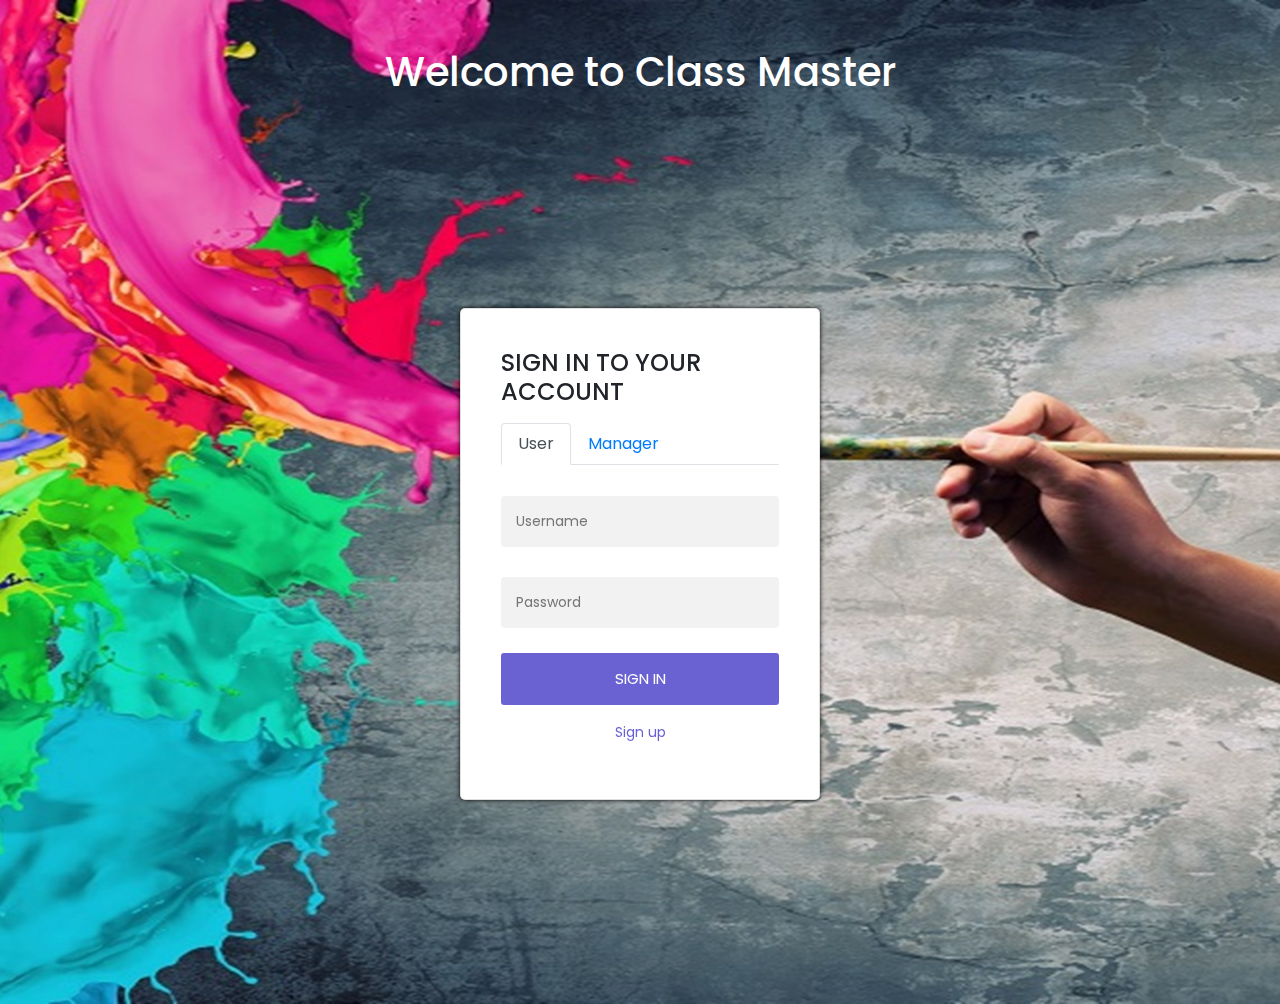
<file: index.html>
<!DOCTYPE html>
<html>
<head>
	<script src="../JS/JS.js"></script>
	    <link rel="stylesheet" href="https://maxcdn.bootstrapcdn.com/bootstrap/4.0.0/css/bootstrap.min.css" integrity="sha384-Gn5384xqQ1aoWXA+058RXPxPg6fy4IWvTNh0E263XmFcJlSAwiGgFAW/dAiS6JXm" crossorigin="anonymous">

<script src="https://code.jquery.com/jquery-3.6.0.min.js"></script>
<style>
@import url('https://fonts.googleapis.com/css2?family=Poppins:ital,wght@0,200;0,400;0,500;0,600;0,700;1,100;1,200;1,300&display=swap');
* {
  margin: 0;
  padding: 0;
  box-sizing: border-box;
  font-family: "Poppins", sans-serif;

}

body{
    
    background-image:url("../Pictures/photoLogin.jpg") ; 
   background-repeat: no-repeat;
    background-size: 100% 100%;
    
    

    
    
}

.login-page {
    height: 100vh;
    width: 100%;
    align-items: center;
    display: flex;
    justify-content: center;
}

.form {
  position: relative;
  filter:drop-shadow(0 0 2px #000000);
  border-radius: 5px;
  width: 360px;
  
  background-color: #ffffff;
  padding:40px;
}

.form img {
    position: absolute;
    height: 20px;
    top: 230px;
    right: 60px;
    cursor: pointer;
}

.form input {
    outline: 0;
    background: #f2f2f2;
    border-radius: 4px;
    width: 100%;
    border: 0;
    margin: 15px 0;
    padding: 15px;
    font-size: 14px;
}

.form input:focus {
    box-shadow: 0 0 5px 0 rgba(106, 98, 210);
}

span {
    color: red;
    margin: 10px 0;
    font-size: 14px;
}

.form button {
    outline: 0;
    background: #6a62d2;
    width: 100%;
    border: 0;
    margin-top: 10px;
    border-radius: 3px;
    padding: 15px;
    color: #FFFFFF;
    font-size: 15px;
    -webkit-transition: all 0.3 ease;
    transition: all 0.4s ease-in-out;
    cursor: pointer;
}

.form button:hover,
.form button:active,
.form button:focus {
    background: black;
    color: #fff;

}

.message{
    margin: 15px 0;
    text-align: center;

}
.form .message a {
    font-size: 14px;
    color: #6a62d2;
    text-decoration: none;
}
h1 {
    color:white;
}

	</style>
</head>

<header>
    <br>
    <br>
    <h1 class="text-custom-white fw-600 text-center">Welcome to Class Master</h1>
</header>
<body>

<div class="login-page">
        <div class="form card">
           <h4 class="mb-3">SIGN IN TO YOUR ACCOUNT</h4>
           <ul class="nav nav-tabs mb-3">
                <li class="nav-item"> <a class="nav-link fw-600 active user-toggle" data-login="user" data-toggle="tab" href="#!">User</a>
                </li>
                <li class="nav-item"> <a class="nav-link fw-600 user-toggle" data-login="manager" data-toggle="tab" href="#!">Manager</a>
                </li>
            </ul>
            <form class="login-form " onsubmit="return formvalid()" target="_blank">
                
                <input type="text" required placeholder="Username" id="username" autocomplete="off" />
                <input type="password" required placeholder="Password" id="password" autocomplete="off" />
                
                
                <button type="submit">SIGN IN</button>
                <p class="message"><a href="../Includes/signup.html">Sign up</a></p>
            </form>
        </div>
    </div>
    
    <script
  src="https://code.jquery.com/jquery-3.7.0.min.js"
  integrity="sha256-2Pmvv0kuTBOenSvLm6bvfBSSHrUJ+3A7x6P5Ebd07/g="
  crossorigin="anonymous"></script>
    <script src="https://maxcdn.bootstrapcdn.com/bootstrap/4.0.0/js/bootstrap.min.js"></script>
    <script>
      
        var user_type = 'user';
        $(".user-toggle").click(function(){
            if($(this).data('login')=='user'){
                user_type = 'user';
            }else{
                user_type = 'manager';
            }
        })
    
    
function formvalid() {
   var usernameInput = document.getElementById("username");
   var passwordInput = document.getElementById("password");
   var username = usernameInput.value;
   var password = passwordInput.value;

   if (user_type === 'user') {
      if (username === "" || password === "") {
         alert("Please enter a username and password.");
         return false;
      } else {
         // Send AJAX request to login.php
         $.ajax({
            url: "../Includes/login.php",
            type: "POST",
            data: { username: username, password: password },
            success: function(response) {
               if (response === "success") {
                  localStorage.setItem("isLoggedIn", "true");
                  localStorage.setItem("userType", user_type);
                  window.location.href = "../Includes/homepage.html";
               } else {
                  alert("Invalid username or password.");
               }
            },
            error: function() {
               alert("An error occurred during login.");
            }
         });
         
         return false; // Prevent form submission
      }
   } else if (user_type === 'manager') {
      if (username === "manager123" && password === "manager123") {
         localStorage.setItem("isLoggedIn", "true");
         localStorage.setItem("userType", user_type);
         window.location.href = "../Includes/homepage.html";
         return false; // Valid credentials, allow form submission
      } else {
         alert("Invalid username or password.");
         return false; // Invalid credentials, prevent form submission
      }
   }
}
        
        
    </script>
    
    
    
</body>
</html>
</file>
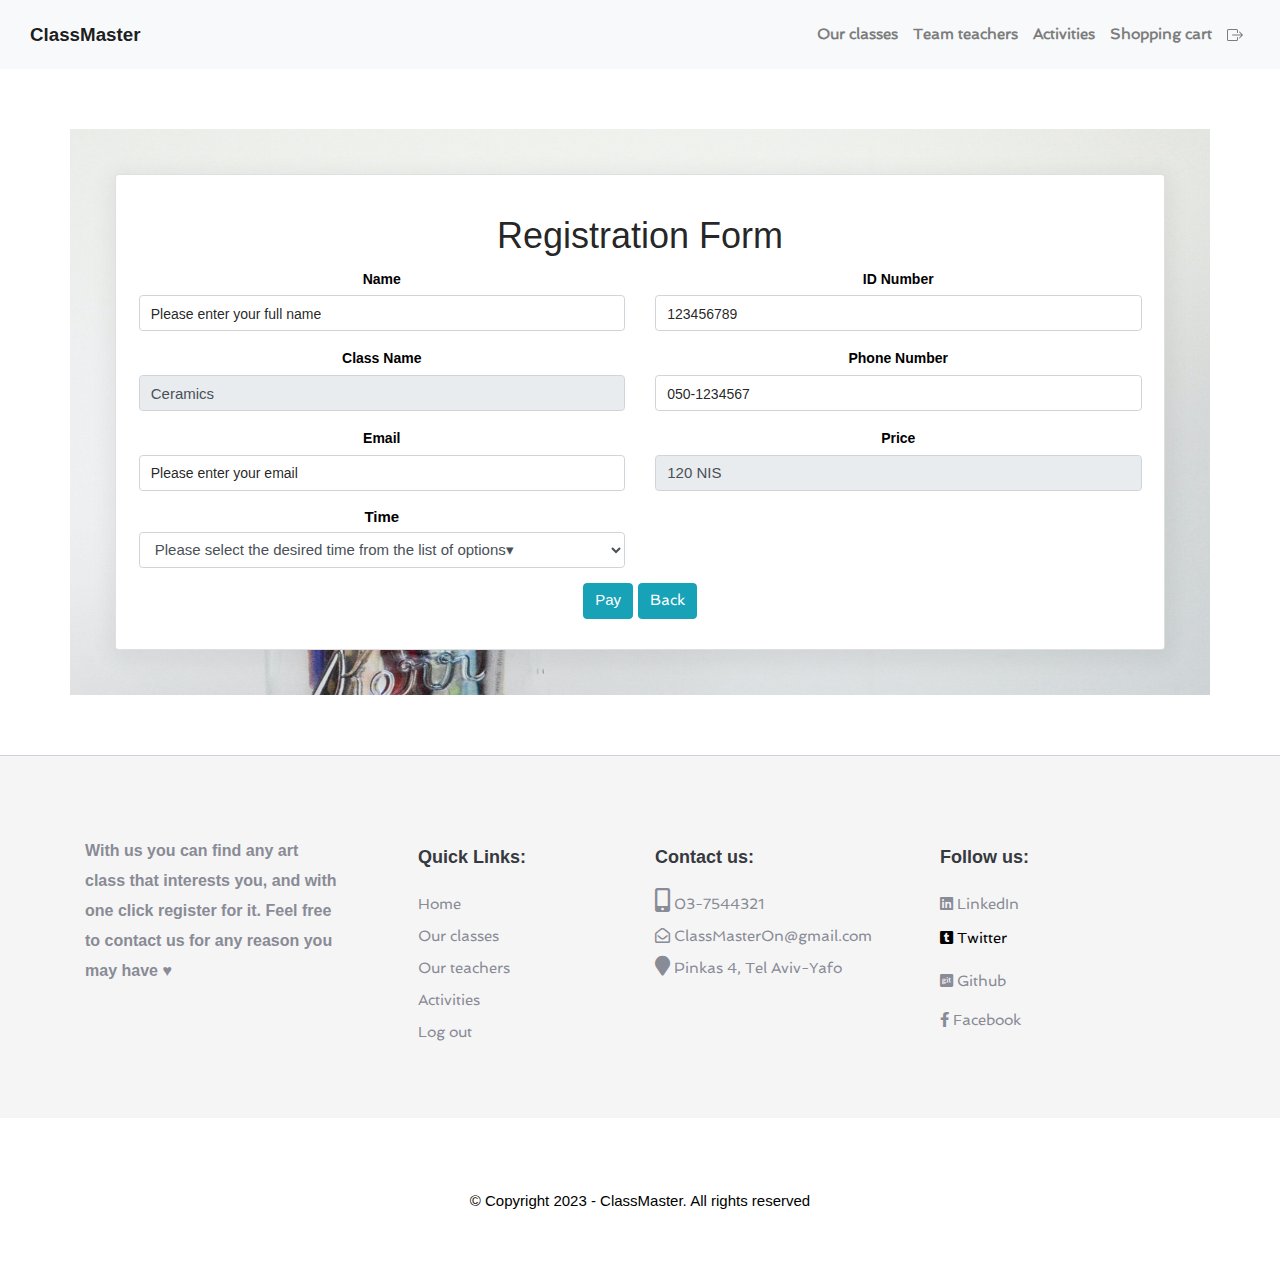
<file: Includes/ceramics.html>
<!DOCTYPE html>
<html lang="en">
	<head>
	  
	    <meta charset="utf-8">
	  <meta name="viewport" content="width=device-width, initial-scale=1">
	  <script src="https://ajax.googleapis.com/ajax/libs/jquery/3.6.1/jquery.min.js"></script>
	  <script src="https://maxcdn.bootstrapcdn.com/bootstrap/3.4.1/js/bootstrap.min.js"></script>
	  <script src="../JS/JS.js"></script>

	  <!--<link rel="icon" href="../Pictures/logo3.jpg" type="image/icon type">-->
  <link rel="stylesheet" type="text/css" href="../Css/classes.css">
  <title>Ceramic class</title>
 <link rel="icon" href="../Pictures/logo4.jpg" type="image/icon type">
  
   <!-- for navbar-->
  	<link href="https://cdn.jsdelivr.net/npm/bootstrap@5.1.3/dist/css/bootstrap.min.css" rel="stylesheet" integrity="sha384-1BmE4kWBq78iYhFldvKuhfTAU6auU8tT94WrHftjDbrCEXSU1oBoqyl2QvZ6jIW3" crossorigin="anonymous">
<script src="https://cdn.jsdelivr.net/npm/bootstrap@5.1.3/dist/js/bootstrap.bundle.min.js" integrity="sha384-ka7Sk0Gln4gmtz2MlQnikT1wXgYsOg+OMhuP+IlRH9sENBO0LRn5q+8nbTov4+1p" crossorigin="anonymous"></script>
<link rel="stylesheet" type="text/css" href="../Css/cssgooglemaps.css">
  <link rel="stylesheet" href="https://www.w3schools.com/w3css/4/w3.css">
  <link href="https://fonts.googleapis.com/css2?family=Spinnaker&display=swap" rel="stylesheet">
     
     <!-- for icon footer-->
     <link rel="stylesheet" href="https://cdnjs.cloudflare.com/ajax/libs/font-awesome/5.15.3/css/all.min.css">
  
  
	</head>
	
	<body>
      <b>
     <nav class="navbar navbar-expand-lg navbar-light bg-light p-3">
  <div class="container-fluid">
    <a href="../Includes/homepage.html" class="navbar-brand"><b>ClassMaster</b></a>

    <button class="navbar-toggler" type="button" data-bs-toggle="collapse" data-bs-target="#navbarNavDropdown" aria-controls="navbarNavDropdown" aria-expanded="false" aria-label="Toggle navigation" id="navbarToggleBtn">
      <span class="navbar-toggler-icon"></span>
    </button>

    <div class="collapse navbar-collapse" id="navbarNavDropdown">
      <ul class="navbar-nav ml-auto">
        <li class="nav-item">
          <a class="nav-link" aria-current="page" href="../Includes/classes.html">Our classes</a>
        </li>
        <li class="nav-item">
          <a class="nav-link" href="../Includes/teamTeachers.html">Team teachers</a>
        </li>
        <li class="nav-item">
          <a class="nav-link" href="../Includes/ongoing_activity.html">Activities</a>
        </li>
        <li class="nav-item">
          <a id="shoppingCartLink" class="nav-link" href="../Includes/shoppingcart.php">Shopping cart</a>
        </li>
        <li class="nav-item">
          <a class="nav-link" onclick="logout()" style="cursor: pointer;">
            <svg width="16" height="16" fill="currentColor">
              <path d="M10 12.5a.5.5 0 0 1-.5.5h-8a.5.5 0 0 1-.5-.5v-9a.5.5 0 0 1 .5-.5h8a.5.5 0 0 1 .5.5v2a.5.5 0 0 0 1 0v-2A1.5 1.5 0 0 0 9.5 2h-8A1.5 1.5 0 0 0 0 3.5v9A1.5 1.5 0 0 0 1.5 14h8a1.5 1.5 0 0 0 1.5-1.5v-2a.5.5 0 0 0-1 0v2z" />
              <path d="M15.854 8.354a.5.5 0 0 0 0-.708l-3-3a.5.5 0 0 0-.708.708L14.293 7.5H5.5a.5.5 0 0 0 0 1h8.793l-2.147 2.146a.5.5 0 0 0 .708.708l3-3z" />
            </svg>
          </a>
        </li>
      </ul>
    </div>
  </div>
</nav>

<script src="https://code.jquery.com/jquery-3.6.0.min.js"></script>
<script>
  $(document).ready(function() {
    // Add event listener to the hamburger menu button
    $("#navbarToggleBtn").click(function() {
      // Toggle the collapse state of the menu
      $("#navbarNavDropdown").collapse('toggle');
    });
  });
</script>



    
    </b>
    
	    
 <script>
    document.addEventListener("DOMContentLoaded", function() {
        var isLoggedIn = localStorage.getItem("isLoggedIn");
        var userType = localStorage.getItem("userType");

        if (isLoggedIn === "true") {
            if (userType === "user") {
                // Remove the shopping cart link for user
                var shoppingCartLink = document.getElementById("shoppingCartLink");
                shoppingCartLink.parentNode.removeChild(shoppingCartLink);
            }
        }
    });
</script>	
		<main>
			<div class="container p-0">
				<form name="myForm" method="post" action="../Includes/registration.php" onsubmit="return validateForm();">
					<!-- Background image -->
					<section class="p-4 p-md-5" 
						style='background-image: url("../Pictures/debby-hudson-MzSqFPLo8CE-unsplash.jpg"); background-repeat: no-repeat;
    background-size: 100% 100%;'>
					<div class="card px-4">
						<h1>Registration Form</h1>
						<div class="row gx-3">
							<div class="col-6">
							
								<div class="d-flex flex-column">
									<p class="text mb-1"><b>Name</b></p>
									<input class="form-control mb-3" type="text" name="fullname" placeholder="Please enter your full name" required="required">
								</div>
							</div>
							
							<div class="col-6">
								<div class="d-flex flex-column">
									<p class="text mb-1"><b>ID Number</b></p>
									<input class="form-control mb-3" type="text" name="id" placeholder="123456789" required="required">
								</div>
							</div>
							<br>
							<div class="col-6">
								<div class="d-flex flex-column">
									<p class="text mb-1"><b>Class Name</b></p>
									<input class="form-control mb-3" type="text" name="ClassName2" value="Ceramics" disabled>
										<input type="hidden" name="classNameValue2" value="Ceramics">
								
								</div>
								
								
							</div>
							
							<div class="col-6">
								<div class="d-flex flex-column">
									<p class="text mb-1"><b>Phone Number</b></p>
									<input class="form-control mb-3" type="text" name="phone" placeholder="050-1234567" required="required">
								</div>
							</div>
							<br>
							<div class="col-6">
								<div class="d-flex flex-column">
									<p class="text mb-1"><b>Email</b></p>
									<input class="form-control mb-3" type="text" name="email" placeholder="Please enter your email" required="required">
								</div>
							</div>
							<div class="col-6">
								<div class="d-flex flex-column">
									<p class="text mb-1"><b>Price</b></p>
									<input class="form-control mb-3" type="text" name="price2" value="120 NIS" disabled>
									<input type="hidden" name="priceValue2" value="120">
									
								</div>
							</div>
							<br>
							<div class="col-md-6">
									<div class="form-group">
										<label for="form_time"><b>Time</b> </label>
										
										<select class="form-control" name="time" placeholder=" Please select a desired time" required="required" data-error="Valid time is required.">
												<option value="" selected disabled>Please select the desired time from the list of options<span class="custom-select-indicator">&#9662;</span></option>
												<option value="Every Sunday: 17:00-18:30"> Every Sunday: 17:00-18:30 </option>
												<option value="Every Wednesday: 16:30-18:00"> Every Wednesday: 16:30-18:00 </option>
												<option value="Every Thursday: 17:30-19:00"> Every Thursday: 17:30-19:00 </option>
												
										</select>
													
									</div>				
								</div>				
							
							<br>
							
						
							
							
							<div class="col-12">
									<button onclick="showAlert()" class="btn btn-info" type="submit" value="Submit">Pay</button>
									<a class="btn btn-info" href="../Includes/classes.html" role="button">Back</a>
								
							</div>
						</div>
					</div>
					</section>
				</form>
			</div>
		</main>
		
 <!--footer-->
  <footer class="footer-area footer--light">
  <div class="footer-big">
    <!-- start .container -->
    <div class="container">
      <div class="row">
        <div class="col-md-3 col-sm-12">
          <div class="footer-widget">
            <div class="widget-about">
              
              <p class="pha"><b>With us you can find any art class that interests you, and with one click register for it. Feel free to contact us for any reason you may have ♥</b></p>
              
            </div>
          </div>
          <!-- Ends: .footer-widget -->
        </div>
        <!-- end /.col-md-4 -->
     
        <!-- end /.col-md-3 -->

        <div class="col-md-3 col-sm-4">
          <div class="footer-widget">
            <div class="footer-menu">
              <h4 class="footer-widget-title tit"><b>Quick Links:</b></h4>
              <ul>
                <li class="li1">
                  <a href="../Includes/homepage.html" class="aaa">Home</a>
                </li>
                <li class="li1">
                  <a href="../Includes/classes.html" class="aaa">Our classes</a>
                </li>
                <li class="li1">
                  <a href="../Includes/teamTeachers.html" class="aaa">Our teachers</a>
                </li>
                <li class="li1">
                  <a href="../Includes/ongoing_activity.html" class="aaa">Activities</a>
                </li>
                 <li class="li1">
                            
        		    <a  onclick="logout()" class="aaa" style="cursor: pointer;">Log out</a>
                </li>
               
                
                
              </ul>
            </div>
            <!-- end /.footer-menu -->
          </div>
          <!-- Ends: .footer-widget -->
        </div>
        <!-- end /.col-lg-3 -->

        <div class="col-md-3 col-sm-4">
          <div class="footer-widget">
            <div class="footer-menu no-padding">
              <h4 class="footer-widget-title tit"><b>Contact us:</b></h4>
              <ul>
				<li class="li1">
				<i class="fas fa-mobile-alt" style="font-size:24px"></i>
                  <a href="tel:344-755-111" class="aaa">03-7544321</a>
               </li>
                <li class="li1">
                   <i class="far fa-envelope-open" ></i> 
                 <a href="mailto:ClassMasterOn@gmail.com" title="click to send mail">ClassMasterOn@gmail.com</a>
                </li>
				<li class="li1">
				
				<i class="fa fa-map-marker"style="font-size:20px;"></i> <a href="#" onclick="openMapPopup('Pinkas 4, Tel Aviv-Yafo')">Pinkas 4, Tel Aviv-Yafo</a></a>
				</li>

               	<script>
function openMapPopup(address) {
    event.preventDefault();
  // Create a URL for the Google Maps location based on the address
  var mapUrl = 'https://www.google.com/maps?q=' + encodeURIComponent(address) ;
  
  // Set the width and height of the pop-up window
  var width = 600;
  var height = 400;
  
  // Calculate the position of the pop-up window to center it on the screen
  var left = (window.innerWidth - width) / 2;
  var top = (window.innerHeight - height) / 2;
  
  // Open the pop-up window with the Google Maps URL
  window.open(mapUrl, 'Map', 'width=' + width + ',height=' + height + ',left=' + left + ',top=' + top);
}
</script>
               	
              </ul>
            </div>
            <!-- end /.footer-menu -->
          </div>
          <!-- Ends: .footer-widget -->
        </div>
        <!-- Ends: .col-lg-3 -->
		<div class="col-md-3 col-sm-4">
          <div class="footer-widget">
            <div class="footer-menu no-padding">
              <h4 class="footer-widget-title tit"><b>Follow us:</b></h4>
             <ul class="list-group">
			  <li  class="list-group-item bg-transparent li1 border-0 p-0 mb-2">
				<a ><i class="fab fa-linkedin"></i> LinkedIn</a>
			  </li>
				 <a ><i class="fab fa-tumblr-square"></i> Twitter</a>       
			  <li class="list-group-item bg-transparent li1 border-0 p-0 mb-2">
			  <li class="list-group-item bg-transparent li1 border-0 p-0 mb-2"> 
			  
			  <li class="list-group-item bg-transparent li1 border-0 p-0 mb-2">
				<a href="https://github.com/maybakoch/classmaster" class="aaa" target="_blank"><i class="fab fa-git-square"></i> Github</a>
				
				<li class="list-group-item bg-transparent li1 border-0 p-0 mb-2">
				<a class="aaa" target="_blank"><i class="fab fa-facebook-f" ></i> Facebook</a>
			  </li>
			 </ul>
            
			</div>
		  </div>
		</div>
   </div>
     
      <!-- end /.row -->
    </div>
    <!-- end /.container -->
  </div>
  <!-- end /.footer-big -->

  <div class="mini-footer">
    <div class="container">
      <div class="row">
        <div class="col-md-12">
          <div class="copyright-text">
            
               © Copyright 2023 - ClassMaster.  All rights reserved 
			  
              
           
          </div>

          
        </div>
      </div>
    </div>
  </div>
</footer>
  </body>

</html>
</file>
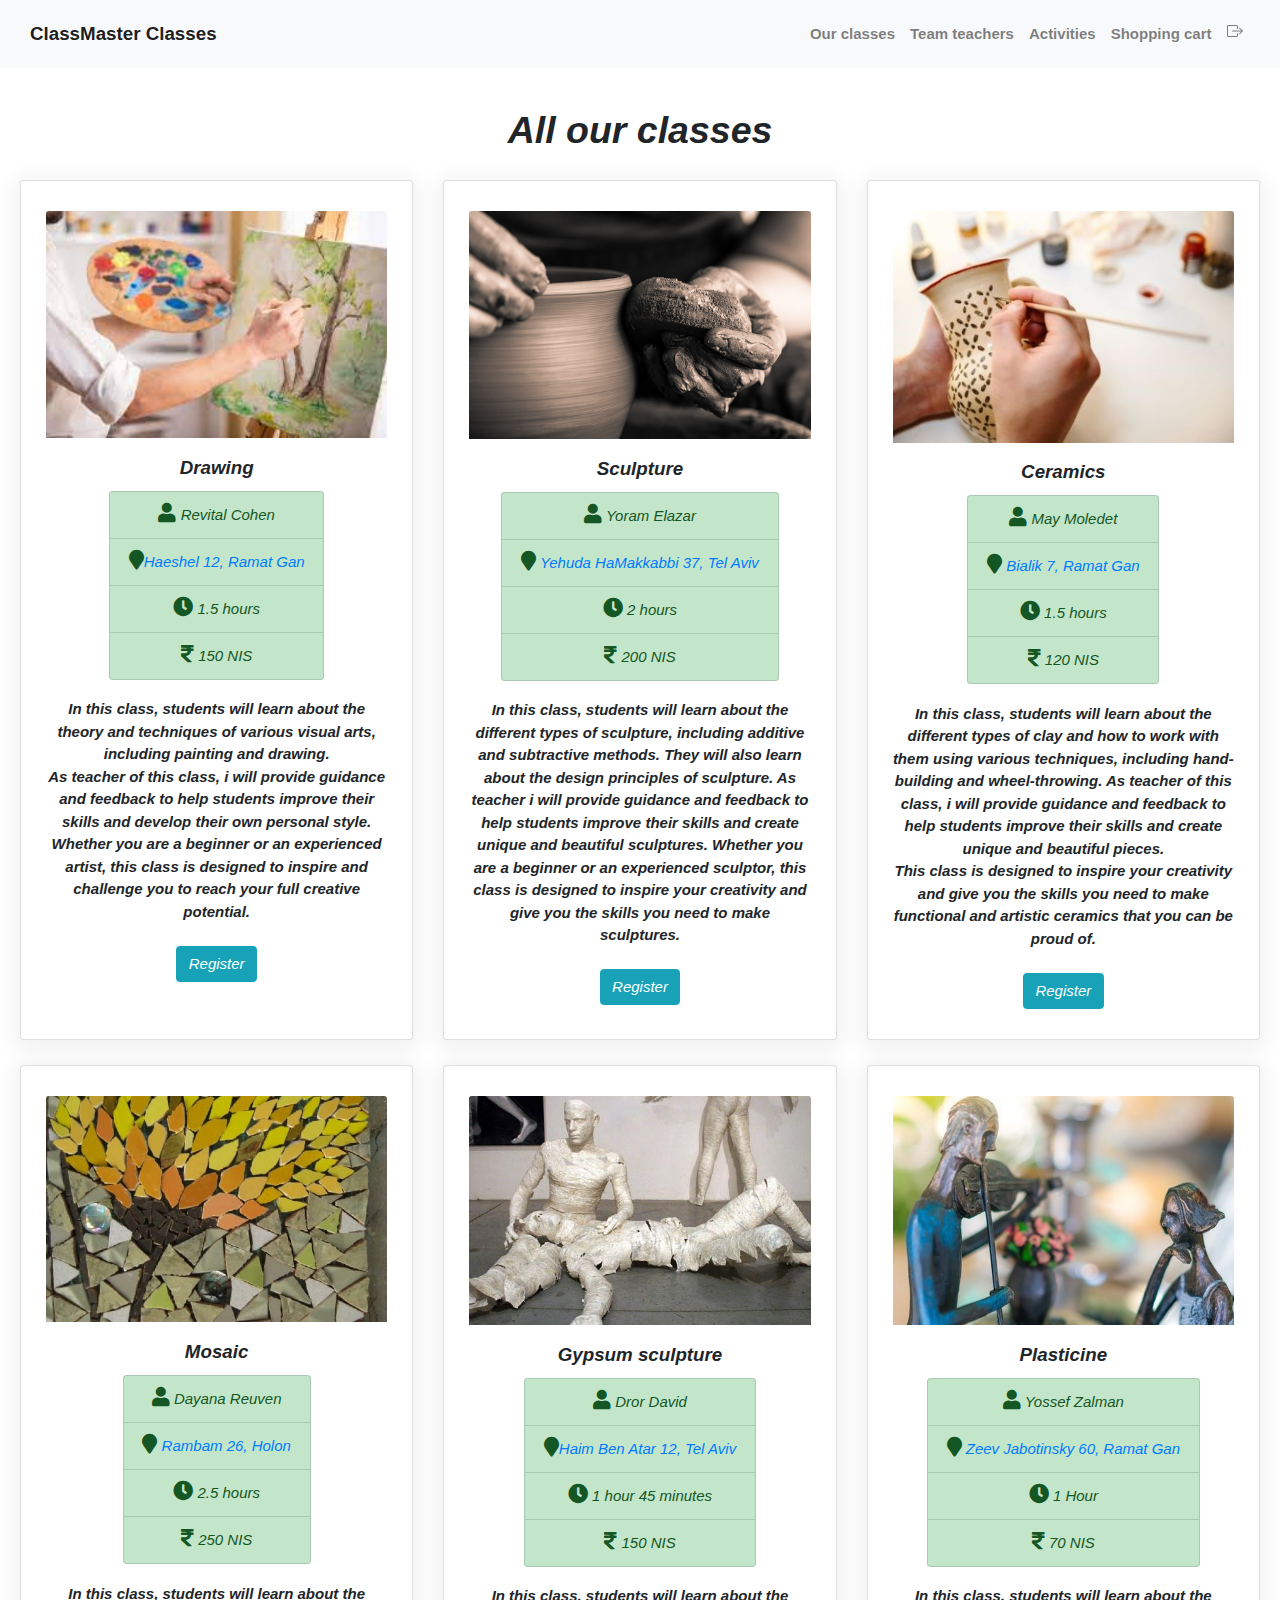
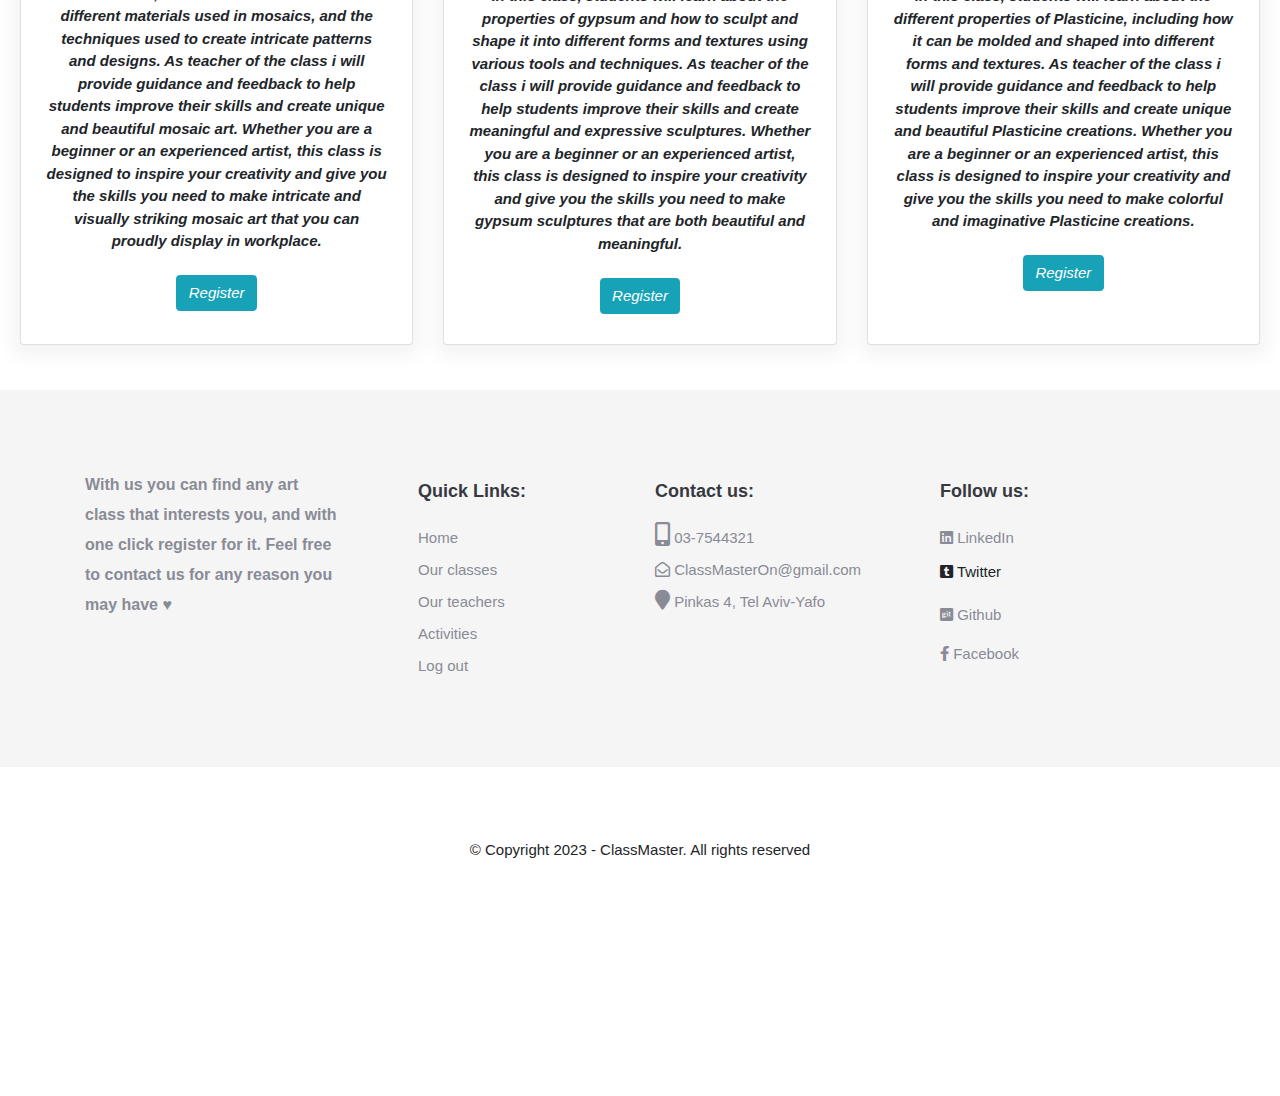
<file: Includes/classes.html>
<!doctype html>
<html lang="en">

<head>
  <!-- Required meta tags -->
  <meta charset="utf-8">
  <meta name="viewport" content="width=device-width, initial-scale=1, shrink-to-fit=no">
  <link rel="stylesheet" type="text/css" href="../Css/classes.css">
   <script src="../JS/JS.js"></script>
   
     <link href="https://fonts.googleapis.com/icon?family=Material+Icons" rel="stylesheet">
      <link rel="stylesheet" href="https://www.w3schools.com/w3css/4/w3.css">
      <title>Our classes</title>
	 <link rel="icon" href="../Pictures/logo4.jpg" type="image/icon type">
	
   <!-- for navbar-->
  <link href="https://cdn.jsdelivr.net/npm/bootstrap@5.1.3/dist/css/bootstrap.min.css" rel="stylesheet" integrity="sha384-1BmE4kWBq78iYhFldvKuhfTAU6auU8tT94WrHftjDbrCEXSU1oBoqyl2QvZ6jIW3" crossorigin="anonymous">
  <script src="https://cdn.jsdelivr.net/npm/bootstrap@5.1.3/dist/js/bootstrap.bundle.min.js" integrity="sha384-ka7Sk0Gln4gmtz2MlQnikT1wXgYsOg+OMhuP+IlRH9sENBO0LRn5q+8nbTov4+1p" crossorigin="anonymous"></script>
  

  <link href="https://fonts.googleapis.com/css2?family=Spinnaker&display=swap" rel="stylesheet">
   
   <!--footer css-->
    <link rel="stylesheet" href="https://cdnjs.cloudflare.com/ajax/libs/font-awesome/4.7.0/css/font-awesome.min.css">
    
  <!-- Bootstrap CSS -->
  <link rel="stylesheet" href="https://maxcdn.bootstrapcdn.com/bootstrap/4.0.0/css/bootstrap.min.css" integrity="sha384-Gn5384xqQ1aoWXA+058RXPxPg6fy4IWvTNh0E263XmFcJlSAwiGgFAW/dAiS6JXm" crossorigin="anonymous">

  <title> Our classes</title>
<link rel="stylesheet" href="https://cdnjs.cloudflare.com/ajax/libs/font-awesome/5.15.3/css/all.min.css">
   
<style>
.list-group-item:hover {
  cursor: default;
}
</style>



  </head>
  <body>
      <b>
     <nav class="navbar navbar-expand-lg navbar-light bg-light p-3">
  <div class="container-fluid">
    <a href="../Includes/homepage.html" class="navbar-brand"><b>ClassMaster</b> Classes</a>

    <button class="navbar-toggler" type="button" data-bs-toggle="collapse" data-bs-target="#navbarNavDropdown" aria-controls="navbarNavDropdown" aria-expanded="false" aria-label="Toggle navigation" id="navbarToggleBtn">
      <span class="navbar-toggler-icon"></span>
    </button>

    <div class="collapse navbar-collapse" id="navbarNavDropdown">
      <ul class="navbar-nav ml-auto">
        <li class="nav-item">
          <a class="nav-link" aria-current="page" href="../Includes/classes.html">Our classes</a>
        </li>
        <li class="nav-item">
          <a class="nav-link" href="../Includes/teamTeachers.html">Team teachers</a>
        </li>
        <li class="nav-item">
          <a class="nav-link" href="../Includes/ongoing_activity.html">Activities</a>
        </li>
        <li class="nav-item">
          <a id="shoppingCartLink" class="nav-link" href="../Includes/shoppingcart.php">Shopping cart</a>
        </li>
        <li class="nav-item">
          <a class="nav-link" onclick="logout()" style="cursor: pointer;">
            <svg width="16" height="16" fill="currentColor">
              <path d="M10 12.5a.5.5 0 0 1-.5.5h-8a.5.5 0 0 1-.5-.5v-9a.5.5 0 0 1 .5-.5h8a.5.5 0 0 1 .5.5v2a.5.5 0 0 0 1 0v-2A1.5 1.5 0 0 0 9.5 2h-8A1.5 1.5 0 0 0 0 3.5v9A1.5 1.5 0 0 0 1.5 14h8a1.5 1.5 0 0 0 1.5-1.5v-2a.5.5 0 0 0-1 0v2z" />
              <path d="M15.854 8.354a.5.5 0 0 0 0-.708l-3-3a.5.5 0 0 0-.708.708L14.293 7.5H5.5a.5.5 0 0 0 0 1h8.793l-2.147 2.146a.5.5 0 0 0 .708.708l3-3z" />
            </svg>
          </a>
        </li>
      </ul>
    </div>
  </div>
</nav>

<script src="https://code.jquery.com/jquery-3.6.0.min.js"></script>
<script>
  $(document).ready(function() {
    // Add event listener to the hamburger menu button
    $("#navbarToggleBtn").click(function() {
      // Toggle the collapse state of the menu
      $("#navbarNavDropdown").collapse('toggle');
    });
  });
</script>



    
    </b>


<script>
    
      document.addEventListener("DOMContentLoaded", function() {
        var isLoggedIn = localStorage.getItem("isLoggedIn");
        var userType = localStorage.getItem("userType");

        if (isLoggedIn === "true") {
            if (userType === "user") {
                // Remove the shopping cart link for user
                var shoppingCartLink = document.getElementById("shoppingCartLink");
                shoppingCartLink.parentNode.removeChild(shoppingCartLink);
            }
        }
    });
    
    
    
</script>
   </b>
	<div class="classes">
		<!-- Header -->
	  <div class="headerr">
	      
		<h1><b>All our classes</b></h1>
	  </div>

	  <!-- Photo Grid -->
		  <!-- Row 1 -->
	  <div class="card-deck">
		  <div class="card">
			<img class="card-img-top" src="../Pictures/draw.jpg" alt="Company logo">
			
			
			<div class="card-body">
			  <h5 class="card-title">Drawing</h5>
			  <ul class="list-group">
				
				<li class="list-group-item list-group-item-success"><i class="fa fa-user"style="font-size:20px;"></i> Revital Cohen</li>
				<li class="list-group-item list-group-item-success"><i class="fa fa-map-marker"style="font-size:20px;"></i><a href="#" onclick="openMapPopup('Haeshel 12, Ramat Gan')">Haeshel 12, Ramat Gan</a></li>
				<li class="list-group-item list-group-item-success"><i class="fa fa-clock-o"style="font-size:20px;"></i>   1.5 hours</li>
				<li class="list-group-item list-group-item-success"><i class="fa fa-inr"style="font-size:20px;"></i>   150 NIS </li>
			  </ul>
			  
			</div>
			
			<div class="tal"><b> In this class, students will learn about the theory and techniques of various visual arts, including painting and drawing.
			<br>As teacher of this class, i will provide guidance and feedback to help students improve their skills and develop their own personal style.
			<br>Whether you are a beginner or an experienced artist, this class is designed to inspire and challenge you to reach your full creative potential.
			</b></div>
			<br>
			<div class="col-12">
              <a class="btn btn-info" href="../Includes/drawing.html" role="button">Register</a>
             
            </div>
             
		  </div>
		  <div class="card">
			<img class="card-img-top" src="../Pictures/pisul.jpg" alt="Company logo">
			<div class="card-body">
			  <h5 class="card-title">Sculpture</h5>
			  <ul class="list-group">
				
				<li class="list-group-item list-group-item-success"><i class="fa fa-user"style="font-size:20px;"></i>   Yoram Elazar</li>
				<li class="list-group-item list-group-item-success"><i class="fa fa-map-marker"style="font-size:20px;"></i><a href="#" onclick="openMapPopup('Yehuda HaMakkabbi 37, Tel Aviv')"> Yehuda HaMakkabbi 37, Tel Aviv</a> </li>
				
				<li class="list-group-item list-group-item-success"><i class="fa fa-clock-o"style="font-size:20px;"></i>   2 hours</li>
				<li class="list-group-item list-group-item-success"><i class="fa fa-inr"style="font-size:20px;"></i>   200 NIS</li>
			  </ul>
			  
			</div>
		
			<script>
function openMapPopup(address) {
    event.preventDefault();
  // Create a URL for the Google Maps location based on the address
  var mapUrl = 'https://www.google.com/maps?q=' + encodeURIComponent(address) ;
  
  // Set the width and height of the pop-up window
  var width = 600;
  var height = 400;
  
  // Calculate the position of the pop-up window to center it on the screen
  var left = (window.innerWidth - width) / 2;
  var top = (window.innerHeight - height) / 2;
  
  // Open the pop-up window with the Google Maps URL
  window.open(mapUrl, 'Map', 'width=' + width + ',height=' + height + ',left=' + left + ',top=' + top);
}
</script>
			<div class="tal"><b>In this class, students will learn about the different types of sculpture, including additive and subtractive methods. They will also learn about the design principles of sculpture. As teacher i will provide guidance and feedback to help students improve their skills and create unique and beautiful sculptures. Whether you are a beginner or an experienced sculptor, this class is designed to inspire your creativity and give you the skills you need to make sculptures.
			</b></div>
			<br>
			<div class="col-12">
              <a class="btn btn-info" href="../Includes/sculpture.html" role="button">Register</a>
             
		  </div>
		  </div>
		  <div class="card">
			<img class="card-img-top" src="../Pictures/keramika.jpg" alt="Company logo">
			<div class="card-body">
			  <h5 class="card-title">Ceramics</h5>
			  <ul class="list-group">

				<li class="list-group-item list-group-item-success"><i class="fa fa-user"style="font-size:20px;"></i>   May Moledet</li>
				<li class="list-group-item list-group-item-success"><i class="fa fa-map-marker"style="font-size:20px;"></i><a href="#" onclick="openMapPopup('Bialik 7, Ramat Gan')"> Bialik 7, Ramat Gan</a></li>
				<li class="list-group-item list-group-item-success"><i class="fa fa-clock-o"style="font-size:20px;"></i>   1.5 hours</li>
				<li class="list-group-item list-group-item-success"><i class="fa fa-inr"style="font-size:20px;"></i>   120 NIS</li>
			  </ul>
			  
			</div>
			<div class="tal"><b>In this class, students will learn about the different types of clay and how to work with them using various techniques, including hand-building and wheel-throwing. 
			As teacher of this class, i will provide guidance and feedback to help students improve their skills and create unique and beautiful pieces.
			<br>This class is designed to inspire your creativity and give you the skills you need to make functional and artistic ceramics that you can be proud of.
			</b></div>
		  	<br>
			<div class="col-12">
              <a class="btn btn-info" href="../Includes/ceramics.html" role="button">Register</a>
             
		  </div>
		  </div>
		</div>
		 <div class="sep"></div>
		
		  <!-- Row 1 -->
		
		  <div class="card-deck">
		  <div class="card">
			<img class="card-img-top" src="../Pictures/psipas.jpg" alt="Company logo">
			<div class="card-body">
			  <h5 class="card-title">Mosaic</h5>
			  <ul class="list-group">
			   
				<li class="list-group-item list-group-item-success"><i class="fa fa-user"style="font-size:20px;"></i>   Dayana Reuven</li>
				<li class="list-group-item list-group-item-success"><i class="fa fa-map-marker"style="font-size:20px;"></i><a href="#" onclick="openMapPopup('Rambam 26, Holon')"> Rambam 26, Holon</a></li>
				<li class="list-group-item list-group-item-success"><i class="fa fa-clock-o"style="font-size:20px;"></i>   2.5 hours</li>
				<li class="list-group-item list-group-item-success"><i class="fa fa-inr"style="font-size:20px;"></i>   250 NIS</li>
			  </ul>
			  
			</div>
			<div class="tal"><b>In this class, students will learn about the different materials used in mosaics, and the techniques used to create intricate patterns and designs. As teacher of the class i will provide guidance and feedback to help students improve their skills and create unique and beautiful mosaic art. Whether you are a beginner or an experienced artist, this class is designed to inspire your creativity and give you the skills you need to make intricate and visually striking mosaic art that you can proudly display in workplace.</b></div>
		  <br>
			<div class="col-12">
              <a class="btn btn-info" href="../Includes/mosaic.html" role="button">Register</a>
             
		  </div>
		  </div>
		  <div class="card">
			<img class="card-img-top" src="../Pictures/geves.jpg" alt="Company logo">
			<div class="card-body">
			  <h5 class="card-title">Gypsum sculpture</h5>
			  <ul class="list-group">
				
				<li class="list-group-item list-group-item-success"><i class="fa fa-user"style="font-size:20px;"></i>   Dror David</li>
				<li class="list-group-item list-group-item-success"><i class="fa fa-map-marker"style="font-size:20px;"></i><a href="#" onclick="openMapPopup('Haim Ben Atar 12, Tel Aviv')">Haim Ben Atar 12, Tel Aviv</a></li> 
				<li class="list-group-item list-group-item-success"><i class="fa fa-clock-o"style="font-size:20px;"></i>   1 hour 45 minutes</li>
				<li class="list-group-item list-group-item-success"><i class="fa fa-inr"style="font-size:20px;"></i>   150 NIS</li>
			  </ul>
			  
			</div>
			<div class="tal"><b>In this class, students will learn about the properties of gypsum and how to sculpt and shape it into different forms and textures using various tools and techniques. As teacher of the class i will provide guidance and feedback to help students improve their skills and create meaningful and expressive sculptures. Whether you are a beginner or an experienced artist, this class is designed to inspire your creativity and give you the skills you need to make gypsum sculptures that are both beautiful and meaningful.
	</b></div>
		  <br>
			<div class="col-12">
              <a class="btn btn-info" href="../Includes/gypsum-sculpture.html" role="button">Register</a>
             
		  </div>
		  </div>
		  <div class="card">
			<img class="card-img-top" src="../Pictures/Plastelina.jpg" alt="Company logo">
			<div class="card-body">
			  <h5 class="card-title">Plasticine</h5>
			  <ul class="list-group">
			   
				<li class="list-group-item list-group-item-success"><i class="fa fa-user"style="font-size:20px;"></i>   Yossef Zalman</li>
				<li class="list-group-item list-group-item-success"><i class="fa fa-map-marker"style="font-size:20px;"></i> <a href="#" onclick="openMapPopup('Zeev Jabotinsky 60, Ramat Gan')">Zeev Jabotinsky 60, Ramat Gan</a></li>
				<li class="list-group-item list-group-item-success"><i class="fa fa-clock-o"style="font-size:20px;"></i>   1 Hour</li>
				<li class="list-group-item list-group-item-success"><i class="fa fa-inr"style="font-size:20px;"></i>   70 NIS</li>
			  </ul>
			  
			</div>
			  
			<div class="tal"><b>In this class, students will learn about the different properties of Plasticine, including how it can be molded and shaped into different forms and textures. As teacher of the class i will provide guidance and feedback to help students improve their skills and create unique and beautiful Plasticine creations. Whether you are a beginner or an experienced artist, this class is designed to inspire your creativity and give you the skills you need to make colorful and imaginative Plasticine creations.
			</b></div>
		<br>
			<div class="col-12">
              <a class="btn btn-info" href="../Includes/plasticine.html" role="button">Register</a>
             
		  </div>
		  </div>
		  </div>
	  <div class="sep"></div>

	<!--Modal 1-->
	  <div class="modal fade" id="exampleModal1" tabindex="-1" role="dialog" aria-labelledby="exampleModalLabel" aria-hidden="true">
	  <div class="modal-dialog" role="document">
		<div class="modal-content">
		  <div class="modal-header">
			<h5 class="modal-title" id="exampleModalLabel">Modal title 1</h5>
			<button type="button" class="close" data-dismiss="modal" aria-label="Close">
			  <span aria-hidden="true">&times;</span>
			</button>
		  </div>
		  <div class="modal-body">
			...
		  </div>
		  <div class="modal-footer">
			<button type="button" class="btn btn-secondary" data-dismiss="modal">Close</button>
		  </div>
		</div>
	  </div>
	</div>
		
	   <!--Modal 2-->
	  <div class="modal fade" id="exampleModal2" tabindex="-1" role="dialog" aria-labelledby="exampleModalLabel" aria-hidden="true">
	  <div class="modal-dialog" role="document">
		<div class="modal-content">
		  <div class="modal-header">
			<h5 class="modal-title" id="exampleModalLabel">Modal title 2</h5>
			<button type="button" class="close" data-dismiss="modal" aria-label="Close">
			  <span aria-hidden="true">&times;</span>
			</button>
		  </div>
		  <div class="modal-body">
			...
		  </div>
		  <div class="modal-footer">
			<button type="button" class="btn btn-secondary" data-dismiss="modal">Close</button>
		  </div>
		</div>
	  </div>
	</div>
	  
		<!--Modal 2-->
	  <div class="modal fade" id="exampleModal3" tabindex="-1" role="dialog" aria-labelledby="exampleModalLabel" aria-hidden="true">
	  <div class="modal-dialog" role="document">
		<div class="modal-content">
		  <div class="modal-header">
			<h5 class="modal-title" id="exampleModalLabel">Modal title 3</h5>
			<button type="button" class="close" data-dismiss="modal" aria-label="Close">
			  <span aria-hidden="true">&times;</span>
			</button>
		  </div>
		  <div class="modal-body">
			...
		  </div>
		  <div class="modal-footer">
			<button type="button" class="btn btn-secondary" data-dismiss="modal">Close</button>
		  </div>
		</div>
	  </div>
	</div>
		<!--Modal 4-->
	  <div class="modal fade" id="exampleModal4" tabindex="-1" role="dialog" aria-labelledby="exampleModalLabel" aria-hidden="true">
	  <div class="modal-dialog" role="document">
		<div class="modal-content">
		  <div class="modal-header">
			<h5 class="modal-title" id="exampleModalLabel">Modal title 4</h5>
			<button type="button" class="close" data-dismiss="modal" aria-label="Close">
			  <span aria-hidden="true">&times;</span>
			</button>
		  </div>
		  <div class="modal-body">
			...
		  </div>
		  <div class="modal-footer">
			<button type="button" class="btn btn-secondary" data-dismiss="modal">Close</button>
		  </div>
		</div>
	  </div>
	</div>
		<!--Modal 5-->
	  <div class="modal fade" id="exampleModal5" tabindex="-1" role="dialog" aria-labelledby="exampleModalLabel" aria-hidden="true">
	  <div class="modal-dialog" role="document">
		<div class="modal-content">
		  <div class="modal-header">
			<h5 class="modal-title" id="exampleModalLabel">Modal title 5</h5>
			<button type="button" class="close" data-dismiss="modal" aria-label="Close">
			  <span aria-hidden="true">&times;</span>
			</button>
		  </div>
		  <div class="modal-body">
			...
		  </div>
		  <div class="modal-footer">
			<button type="button" class="btn btn-secondary" data-dismiss="modal">Close</button>
		  </div>
		</div>
	  </div>
	</div>
		<!--Modal 6-->
	  <div class="modal fade" id="exampleModal6" tabindex="-1" role="dialog" aria-labelledby="exampleModalLabel" aria-hidden="true">
	  <div class="modal-dialog" role="document">
		<div class="modal-content">
		  <div class="modal-header">
			<h5 class="modal-title" id="exampleModalLabel">Modal title 6</h5>
			<button type="button" class="close" data-dismiss="modal" aria-label="Close">
			  <span aria-hidden="true">&times;</span>
			</button>
		  </div>
		  <div class="modal-body">
			...
		  </div>
		  <div class="modal-footer">
			<button type="button" class="btn btn-secondary" data-dismiss="modal">Close</button>
		  </div>
		</div>
	  </div>
	</div>
	  <script src="https://code.jquery.com/jquery-3.2.1.slim.min.js" integrity="sha384-KJ3o2DKtIkvYIK3UENzmM7KCkRr/rE9/Qpg6aAZGJwFDMVNA/GpGFF93hXpG5KkN" crossorigin="anonymous"></script>
	  <script src="https://cdnjs.cloudflare.com/ajax/libs/popper.js/1.12.9/umd/popper.min.js" integrity="sha384-ApNbgh9B+Y1QKtv3Rn7W3mgPxhU9K/ScQsAP7hUibX39j7fakFPskvXusvfa0b4Q" crossorigin="anonymous"></script>
	  <script src="https://maxcdn.bootstrapcdn.com/bootstrap/4.0.0/js/bootstrap.min.js" integrity="sha384-JZR6Spejh4U02d8jOt6vLEHfe/JQGiRRSQQxSfFWpi1MquVdAyjUar5+76PVCmYl" crossorigin="anonymous"></script>
  </div>
  
 <!--footer-->
  <footer class="footer-area footer--light">
  <div class="footer-big">
    <!-- start .container -->
    <div class="container">
      <div class="row">
        <div class="col-md-3 col-sm-12">
          <div class="footer-widget">
            <div class="widget-about">
              
              <p class="pha"><b>With us you can find any art class that interests you, and with one click register for it. Feel free to contact us for any reason you may have ♥</b></p>
              
            </div>
          </div>
          <!-- Ends: .footer-widget -->
        </div>
        <!-- end /.col-md-4 -->
     
        <!-- end /.col-md-3 -->

        <div class="col-md-3 col-sm-4">
          <div class="footer-widget">
            <div class="footer-menu">
              <h4 class="footer-widget-title tit"><b>Quick Links:</b></h4>
              <ul>
                <li class="li1">
                  <a href="../Includes/homepage.html" class="aaa">Home</a>
                </li>
                <li class="li1">
                  <a href="../Includes/classes.html" class="aaa">Our classes</a>
                </li>
                <li class="li1">
                  <a href="../Includes/teamTeachers.html" class="aaa">Our teachers</a>
                </li>
                <li class="li1">
                  <a href="../Includes/ongoing_activity.html" class="aaa">Activities</a>
                </li>
                 <li class="li1">
                            
        		    <a  onclick="logout()" class="aaa" style="cursor: pointer;">Log out</a>
                </li>
               
                
                
              </ul>
            </div>
            <!-- end /.footer-menu -->
          </div>
          <!-- Ends: .footer-widget -->
        </div>
        <!-- end /.col-lg-3 -->

        <div class="col-md-3 col-sm-4">
          <div class="footer-widget">
            <div class="footer-menu no-padding">
              <h4 class="footer-widget-title tit"><b>Contact us:</b></h4>
              <ul>
				<li class="li1">
				<i class="fas fa-mobile-alt" style="font-size:24px"></i>
                  <a href="tel:344-755-111" class="aaa">03-7544321</a>
               </li>
                <li class="li1">
                   <i class="far fa-envelope-open" ></i> 
                 <a href="mailto:ClassMasterOn@gmail.com" title="click to send mail">ClassMasterOn@gmail.com</a>
                </li>
				<li class="li1">
				
				<i class="fa fa-map-marker"style="font-size:20px;"></i> <a href="#" onclick="openMapPopup('Pinkas 4, Tel Aviv-Yafo')">Pinkas 4, Tel Aviv-Yafo</a></a>
				</li>

               	<script>
function openMapPopup(address) {
    event.preventDefault();
  // Create a URL for the Google Maps location based on the address
  var mapUrl = 'https://www.google.com/maps?q=' + encodeURIComponent(address) ;
  
  // Set the width and height of the pop-up window
  var width = 600;
  var height = 400;
  
  // Calculate the position of the pop-up window to center it on the screen
  var left = (window.innerWidth - width) / 2;
  var top = (window.innerHeight - height) / 2;
  
  // Open the pop-up window with the Google Maps URL
  window.open(mapUrl, 'Map', 'width=' + width + ',height=' + height + ',left=' + left + ',top=' + top);
}
</script>
               	
              </ul>
            </div>
            <!-- end /.footer-menu -->
          </div>
          <!-- Ends: .footer-widget -->
        </div>
        <!-- Ends: .col-lg-3 -->
		<div class="col-md-3 col-sm-4">
          <div class="footer-widget">
            <div class="footer-menu no-padding">
              <h4 class="footer-widget-title tit"><b>Follow us:</b></h4>
             <ul class="list-group">
			  <li  class="list-group-item bg-transparent li1 border-0 p-0 mb-2">
				<a ><i class="fab fa-linkedin"></i> LinkedIn</a>
			  </li>
				 <a ><i class="fab fa-tumblr-square"></i> Twitter</a>       
			  <li class="list-group-item bg-transparent li1 border-0 p-0 mb-2">
			  <li class="list-group-item bg-transparent li1 border-0 p-0 mb-2"> 
			  
			  <li class="list-group-item bg-transparent li1 border-0 p-0 mb-2">
				<a href="https://github.com/maybakoch/classmaster" class="aaa" target="_blank"><i class="fab fa-git-square"></i> Github</a>
				
				<li class="list-group-item bg-transparent li1 border-0 p-0 mb-2">
				<a class="aaa" target="_blank"><i class="fab fa-facebook-f" ></i> Facebook</a>
			  </li>
			 </ul>
            
			</div>
		  </div>
		</div>
   </div>
     
      <!-- end /.row -->
    </div>
    <!-- end /.container -->
  </div>
  <!-- end /.footer-big -->

  <div class="mini-footer">
    <div class="container">
      <div class="row">
        <div class="col-md-12">
          <div class="copyright-text">
            
               © Copyright 2023 - ClassMaster.  All rights reserved 
			  
              
           
          </div>

          
        </div>
      </div>
    </div>
  </div>
</footer>
  </body>

</html>
</file>
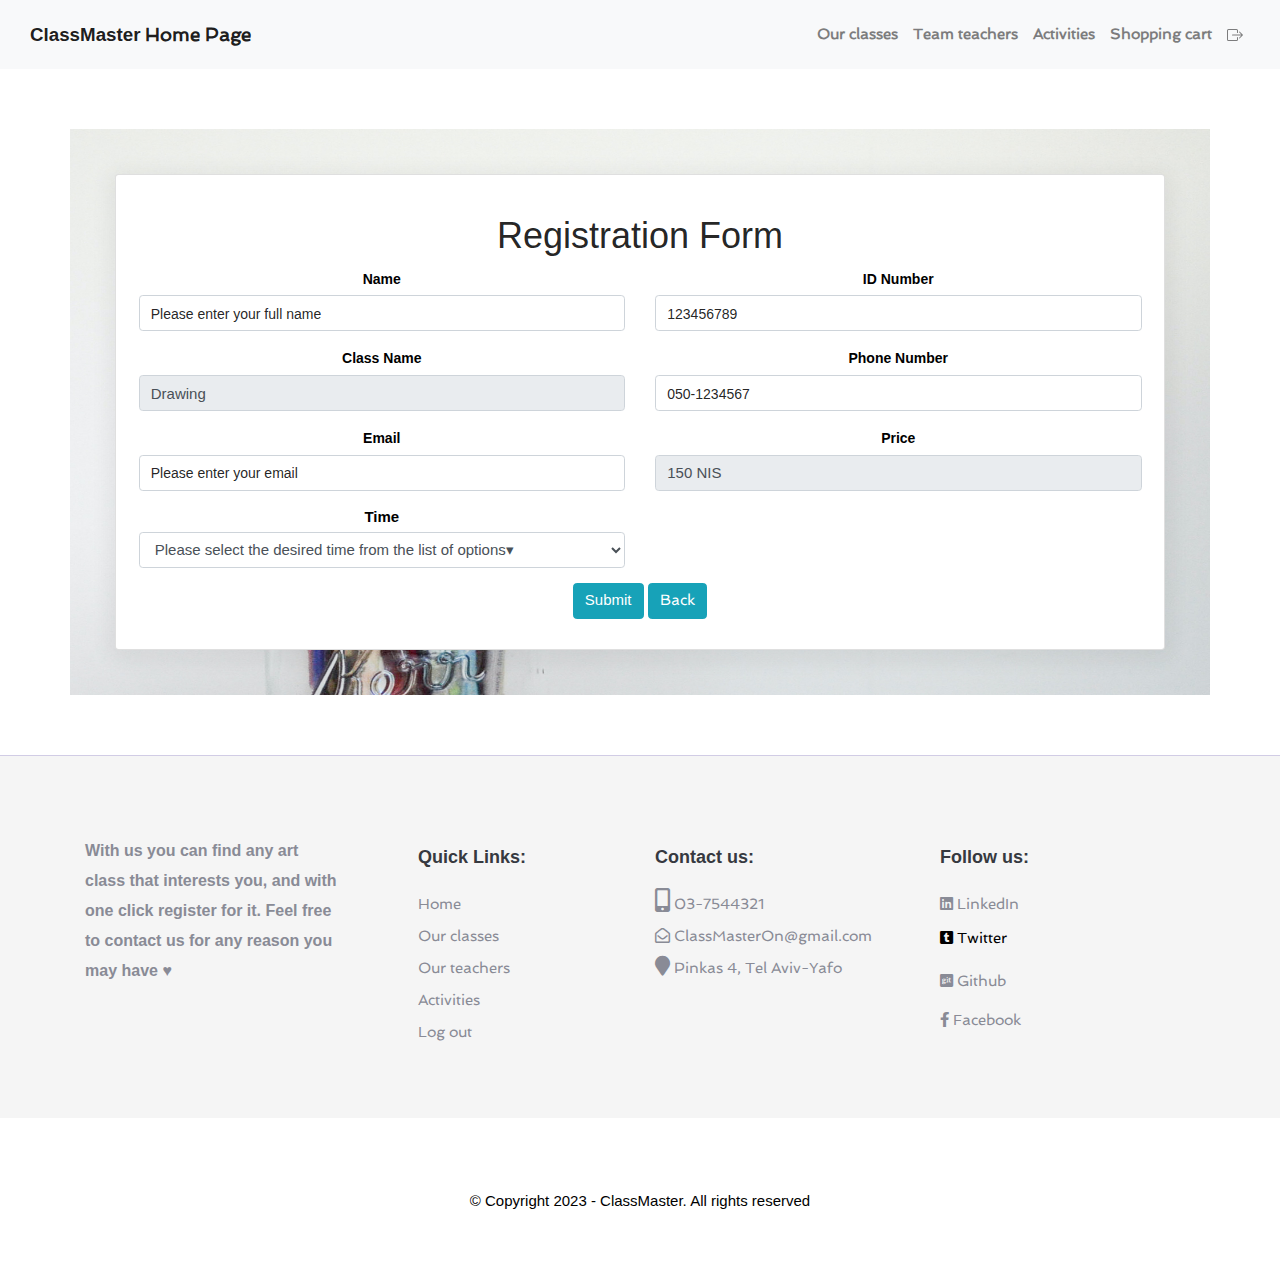
<file: Includes/drawing.html>
<!DOCTYPE html>
<html lang="en">
	<head>
	  
	   <meta charset="utf-8">
	  <meta name="viewport" content="width=device-width, initial-scale=1">
	  <script src="https://ajax.googleapis.com/ajax/libs/jquery/3.6.1/jquery.min.js"></script>
	  <script src="https://maxcdn.bootstrapcdn.com/bootstrap/3.4.1/js/bootstrap.min.js"></script>
	  <script src="../JS/JS.js"></script>

	  <!--<link rel="icon" href="../Pictures/logo3.jpg" type="image/icon type">-->
  <link rel="stylesheet" type="text/css" href="../Css/classes.css">
<title>Drawing class</title>
 <link rel="icon" href="../Pictures/logo4.jpg" type="image/icon type">
  
   <!-- for navbar-->
  	<link href="https://cdn.jsdelivr.net/npm/bootstrap@5.1.3/dist/css/bootstrap.min.css" rel="stylesheet" integrity="sha384-1BmE4kWBq78iYhFldvKuhfTAU6auU8tT94WrHftjDbrCEXSU1oBoqyl2QvZ6jIW3" crossorigin="anonymous">
<script src="https://cdn.jsdelivr.net/npm/bootstrap@5.1.3/dist/js/bootstrap.bundle.min.js" integrity="sha384-ka7Sk0Gln4gmtz2MlQnikT1wXgYsOg+OMhuP+IlRH9sENBO0LRn5q+8nbTov4+1p" crossorigin="anonymous"></script>
<link rel="stylesheet" type="text/css" href="../Css/cssgooglemaps.css">
  <link rel="stylesheet" href="https://www.w3schools.com/w3css/4/w3.css">
  <link href="https://fonts.googleapis.com/css2?family=Spinnaker&display=swap" rel="stylesheet">
     
     <!-- for icon footer-->
     <link rel="stylesheet" href="https://cdnjs.cloudflare.com/ajax/libs/font-awesome/5.15.3/css/all.min.css">
  
	</head>
	
	<body>
      <b>
     <nav class="navbar navbar-expand-lg navbar-light bg-light p-3">
  <div class="container-fluid">
    <a href="../Includes/homepage.html" class="navbar-brand"><b>ClassMaster</b> Home Page</a>

    <button class="navbar-toggler" type="button" data-bs-toggle="collapse" data-bs-target="#navbarNavDropdown" aria-controls="navbarNavDropdown" aria-expanded="false" aria-label="Toggle navigation" id="navbarToggleBtn">
      <span class="navbar-toggler-icon"></span>
    </button>

    <div class="collapse navbar-collapse" id="navbarNavDropdown">
      <ul class="navbar-nav ml-auto">
        <li class="nav-item">
          <a class="nav-link" aria-current="page" href="../Includes/classes.html">Our classes</a>
        </li>
        <li class="nav-item">
          <a class="nav-link" href="../Includes/teamTeachers.html">Team teachers</a>
        </li>
        <li class="nav-item">
          <a class="nav-link" href="../Includes/ongoing_activity.html">Activities</a>
        </li>
        <li class="nav-item">
          <a id="shoppingCartLink" class="nav-link" href="../Includes/shoppingcart.php">Shopping cart</a>
        </li>
        <li class="nav-item">
          <a class="nav-link" onclick="logout()" style="cursor: pointer;">
            <svg width="16" height="16" fill="currentColor">
              <path d="M10 12.5a.5.5 0 0 1-.5.5h-8a.5.5 0 0 1-.5-.5v-9a.5.5 0 0 1 .5-.5h8a.5.5 0 0 1 .5.5v2a.5.5 0 0 0 1 0v-2A1.5 1.5 0 0 0 9.5 2h-8A1.5 1.5 0 0 0 0 3.5v9A1.5 1.5 0 0 0 1.5 14h8a1.5 1.5 0 0 0 1.5-1.5v-2a.5.5 0 0 0-1 0v2z" />
              <path d="M15.854 8.354a.5.5 0 0 0 0-.708l-3-3a.5.5 0 0 0-.708.708L14.293 7.5H5.5a.5.5 0 0 0 0 1h8.793l-2.147 2.146a.5.5 0 0 0 .708.708l3-3z" />
            </svg>
          </a>
        </li>
      </ul>
    </div>
  </div>
</nav>

<script src="https://code.jquery.com/jquery-3.6.0.min.js"></script>
<script>
  $(document).ready(function() {
    // Add event listener to the hamburger menu button
    $("#navbarToggleBtn").click(function() {
      // Toggle the collapse state of the menu
      $("#navbarNavDropdown").collapse('toggle');
    });
  });
</script>



    
    </b>

        
 <script>
    document.addEventListener("DOMContentLoaded", function() {
        var isLoggedIn = localStorage.getItem("isLoggedIn");
        var userType = localStorage.getItem("userType");

        if (isLoggedIn === "true") {
            if (userType === "user") {
                // Remove the shopping cart link for user
                var shoppingCartLink = document.getElementById("shoppingCartLink");
                shoppingCartLink.parentNode.removeChild(shoppingCartLink);
            }
        }
    });
</script>
		
		<main>
			<div class="container p-0">
				<form name="myForm" method="post" action="../Includes/registration.php" onsubmit="return validateForm();">
					<!-- Background image -->
					<section class="p-4 p-md-5" 
						style='background-image: url("../Pictures/debby-hudson-MzSqFPLo8CE-unsplash.jpg"); background-repeat: no-repeat;
    background-size: 100% 100%;'>
					<div class="card px-4">
						<h1>Registration Form</h1>
						<div class="row gx-3">
							<div class="col-6">
							
								<div class="d-flex flex-column">
									<p class="text mb-1"><b>Name</b></p>
									<input class="form-control mb-3" type="text" name="fullname" placeholder="Please enter your full name" required="required">
								</div>
							</div>
							
							<div class="col-6">
								<div class="d-flex flex-column">
									<p class="text mb-1"><b>ID Number</b></p>
									<input class="form-control mb-3" type="text" name="id" placeholder="123456789" required="required">
								</div>
							</div>
							<br>
							<div class="col-6">
								<div class="d-flex flex-column">
									<p class="text mb-1"><b>Class Name</b></p>
									<input class="form-control mb-3" type="text" name="ClassName3" value="Drawing" disabled>
									<input type="hidden" name="classNameValue3" value="Drawing">
									
								</div>
								
								
							
								
								
							</div>
							
							<div class="col-6">
								<div class="d-flex flex-column">
									<p class="text mb-1"><b>Phone Number</b></p>
									<input class="form-control mb-3" type="text" name="phone" placeholder="050-1234567" required="required">
								</div>
							</div>
							<br>
							<div class="col-6">
								<div class="d-flex flex-column">
									<p class="text mb-1"><b>Email</b></p>
									<input class="form-control mb-3" type="text" name="email" placeholder="Please enter your email" required="required">
								</div>
							</div>
							<div class="col-6">
								<div class="d-flex flex-column">
									<p class="text mb-1"><b>Price</b></p>
									<input class="form-control mb-3" type="text" name="price3" value="150 NIS" disabled>
									<input type="hidden" name="priceValue3" value="150">
									
								</div>
							</div>
							<br>
							<div class="col-md-6">
									<div class="form-group">
										<label for="form_time"><b>Time</b> </label>
										
										<select class="form-control" name="time" placeholder=" Please select a desired time" required="required" data-error="Valid time is required.">
												<option value="" selected disabled>Please select the desired time from the list of options<span class="custom-select-indicator">&#9662;</span></option>
												<option value="Every Monday: 18:00-19:30"> Every Sunday: 18:00-19:30 </option>
												<option value="Every Wednesday: 16:30-18:00"> Every Wednesday: 16:30-18:00 </option>
												<option value="Every Thursday: 17:00-18:30"> Every Thursday: 17:00-18:30 </option>
												
										</select>
													
									</div>				
								</div>				
							
							<br>
							<div class="col-12">
									<button onclick="showAlert()" class="btn btn-info" type="submit" value="Submit">Submit</button>
									<a class="btn btn-info" href="../Includes/classes.html" role="button">Back</a>
								
							</div>
							
						</div>
					</div>
					</section>
				</form>
			</div>
		</main>
		
 <!--footer-->
  <footer class="footer-area footer--light">
  <div class="footer-big">
    <!-- start .container -->
    <div class="container">
      <div class="row">
        <div class="col-md-3 col-sm-12">
          <div class="footer-widget">
            <div class="widget-about">
              
              <p class="pha"><b>With us you can find any art class that interests you, and with one click register for it. Feel free to contact us for any reason you may have ♥</b></p>
              
            </div>
          </div>
          <!-- Ends: .footer-widget -->
        </div>
        <!-- end /.col-md-4 -->
     
        <!-- end /.col-md-3 -->

        <div class="col-md-3 col-sm-4">
          <div class="footer-widget">
            <div class="footer-menu">
              <h4 class="footer-widget-title tit"><b>Quick Links:</b></h4>
              <ul>
                <li class="li1">
                  <a href="../Includes/homepage.html" class="aaa">Home</a>
                </li>
                <li class="li1">
                  <a href="../Includes/classes.html" class="aaa">Our classes</a>
                </li>
                <li class="li1">
                  <a href="../Includes/teamTeachers.html" class="aaa">Our teachers</a>
                </li>
                <li class="li1">
                  <a href="../Includes/ongoing_activity.html" class="aaa">Activities</a>
                </li>
                 <li class="li1">
                            
        		    <a  onclick="logout()" class="aaa" style="cursor: pointer;">Log out</a>
                </li>
               
                
                
              </ul>
            </div>
            <!-- end /.footer-menu -->
          </div>
          <!-- Ends: .footer-widget -->
        </div>
        <!-- end /.col-lg-3 -->

        <div class="col-md-3 col-sm-4">
          <div class="footer-widget">
            <div class="footer-menu no-padding">
              <h4 class="footer-widget-title tit"><b>Contact us:</b></h4>
              <ul>
				<li class="li1">
				<i class="fas fa-mobile-alt" style="font-size:24px"></i>
                  <a href="tel:344-755-111" class="aaa">03-7544321</a>
               </li>
                <li class="li1">
                   <i class="far fa-envelope-open" ></i> 
                 <a href="mailto:ClassMasterOn@gmail.com" title="click to send mail">ClassMasterOn@gmail.com</a>
                </li>
				<li class="li1">
				
				<i class="fa fa-map-marker"style="font-size:20px;"></i> <a href="#" onclick="openMapPopup('Pinkas 4, Tel Aviv-Yafo')">Pinkas 4, Tel Aviv-Yafo</a></a>
				</li>

               	<script>
function openMapPopup(address) {
    event.preventDefault();
  // Create a URL for the Google Maps location based on the address
  var mapUrl = 'https://www.google.com/maps?q=' + encodeURIComponent(address) ;
  
  // Set the width and height of the pop-up window
  var width = 600;
  var height = 400;
  
  // Calculate the position of the pop-up window to center it on the screen
  var left = (window.innerWidth - width) / 2;
  var top = (window.innerHeight - height) / 2;
  
  // Open the pop-up window with the Google Maps URL
  window.open(mapUrl, 'Map', 'width=' + width + ',height=' + height + ',left=' + left + ',top=' + top);
}
</script>
               	
              </ul>
            </div>
            <!-- end /.footer-menu -->
          </div>
          <!-- Ends: .footer-widget -->
        </div>
        <!-- Ends: .col-lg-3 -->
		<div class="col-md-3 col-sm-4">
          <div class="footer-widget">
            <div class="footer-menu no-padding">
              <h4 class="footer-widget-title tit"><b>Follow us:</b></h4>
             <ul class="list-group">
			  <li  class="list-group-item bg-transparent li1 border-0 p-0 mb-2">
				<a ><i class="fab fa-linkedin"></i> LinkedIn</a>
			  </li>
				 <a ><i class="fab fa-tumblr-square"></i> Twitter</a>       
			  <li class="list-group-item bg-transparent li1 border-0 p-0 mb-2">
			  <li class="list-group-item bg-transparent li1 border-0 p-0 mb-2"> 
			  
			  <li class="list-group-item bg-transparent li1 border-0 p-0 mb-2">
				<a href="https://github.com/maybakoch/classmaster" class="aaa" target="_blank"><i class="fab fa-git-square"></i> Github</a>
				
				<li class="list-group-item bg-transparent li1 border-0 p-0 mb-2">
				<a class="aaa" target="_blank"><i class="fab fa-facebook-f" ></i> Facebook</a>
			  </li>
			 </ul>
            
			</div>
		  </div>
		</div>
   </div>
     
      <!-- end /.row -->
    </div>
    <!-- end /.container -->
  </div>
  <!-- end /.footer-big -->

  <div class="mini-footer">
    <div class="container">
      <div class="row">
        <div class="col-md-12">
          <div class="copyright-text">
            
               © Copyright 2023 - ClassMaster.  All rights reserved 
			  
              
           
          </div>

          
        </div>
      </div>
    </div>
  </div>
</footer>
  </body>

</html>
</file>
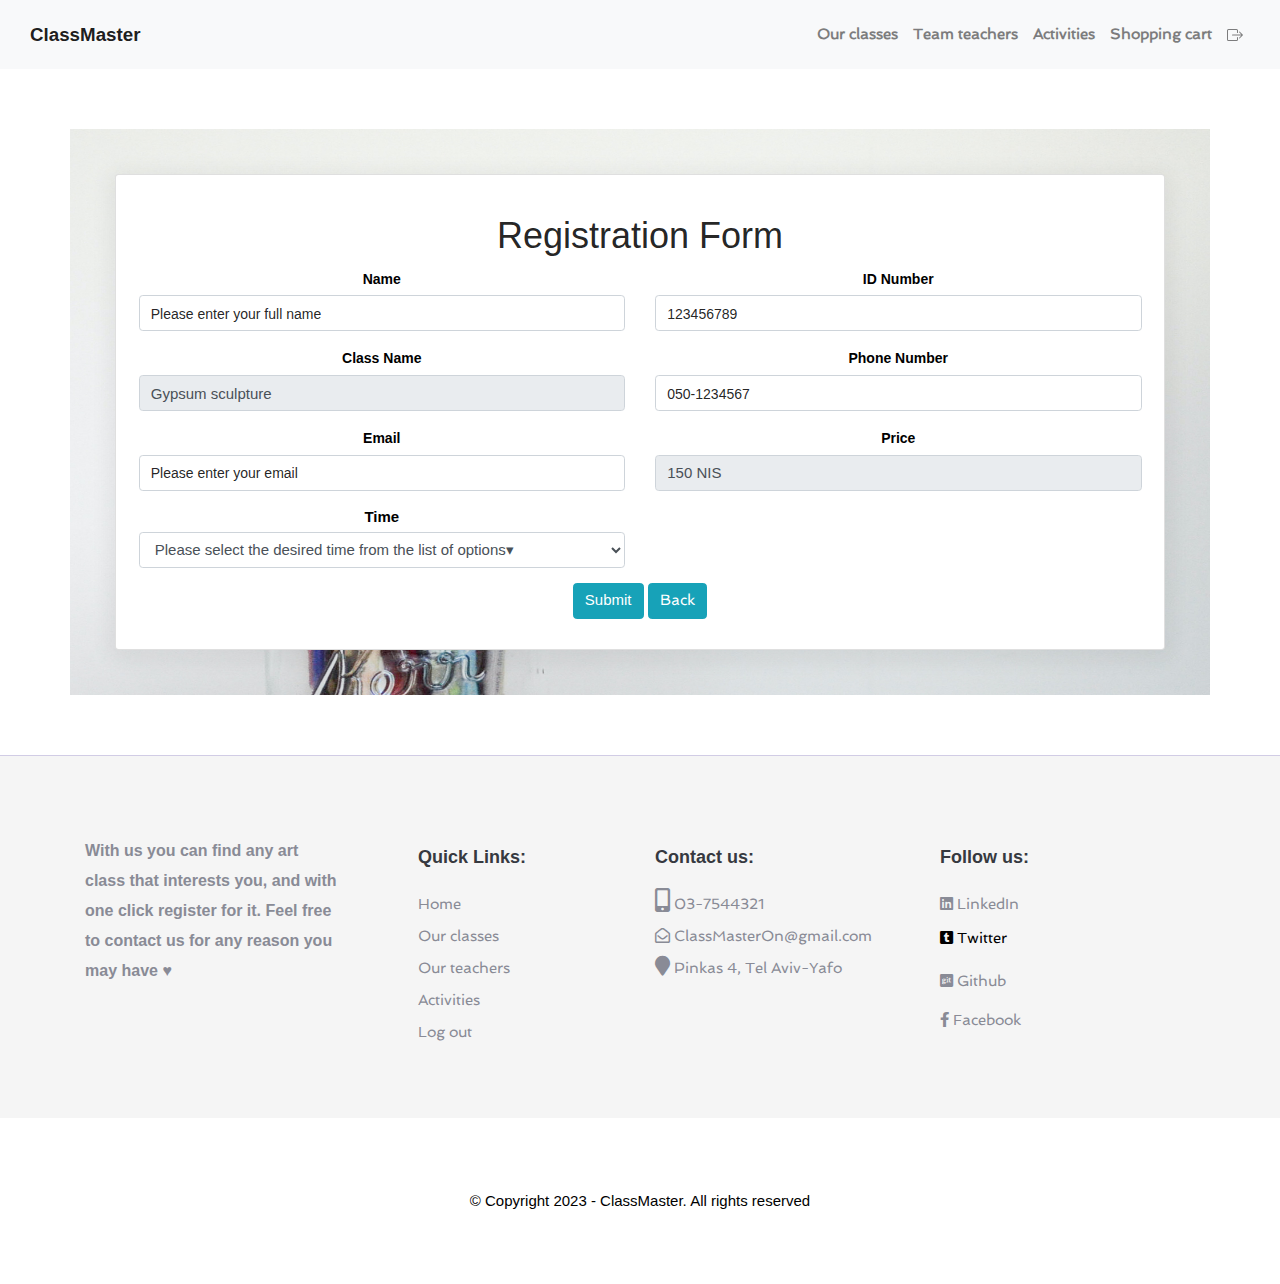
<file: Includes/gypsum-sculpture.html>
<!DOCTYPE html>
<html lang="en">
	<head>
	  
  <meta charset="utf-8">
	  <meta name="viewport" content="width=device-width, initial-scale=1">
	  <script src="https://ajax.googleapis.com/ajax/libs/jquery/3.6.1/jquery.min.js"></script>
	  <script src="https://maxcdn.bootstrapcdn.com/bootstrap/3.4.1/js/bootstrap.min.js"></script>
	  <script src="../JS/JS.js"></script>

	  <!--<link rel="icon" href="../Pictures/logo3.jpg" type="image/icon type">-->
  <link rel="stylesheet" type="text/css" href="../Css/classes.css">
<title>Gypsum-sculpture class</title> 
<link rel="icon" href="../Pictures/logo4.jpg" type="image/icon type">
  
   <!-- for navbar-->
  	<link href="https://cdn.jsdelivr.net/npm/bootstrap@5.1.3/dist/css/bootstrap.min.css" rel="stylesheet" integrity="sha384-1BmE4kWBq78iYhFldvKuhfTAU6auU8tT94WrHftjDbrCEXSU1oBoqyl2QvZ6jIW3" crossorigin="anonymous">
<script src="https://cdn.jsdelivr.net/npm/bootstrap@5.1.3/dist/js/bootstrap.bundle.min.js" integrity="sha384-ka7Sk0Gln4gmtz2MlQnikT1wXgYsOg+OMhuP+IlRH9sENBO0LRn5q+8nbTov4+1p" crossorigin="anonymous"></script>
<link rel="stylesheet" type="text/css" href="../Css/cssgooglemaps.css">
  <link rel="stylesheet" href="https://www.w3schools.com/w3css/4/w3.css">
  <link href="https://fonts.googleapis.com/css2?family=Spinnaker&display=swap" rel="stylesheet">
     
     <!-- for icon footer-->
     <link rel="stylesheet" href="https://cdnjs.cloudflare.com/ajax/libs/font-awesome/5.15.3/css/all.min.css">
  
  
  
	</head>
	
	<body>
		
      <b>
     <nav class="navbar navbar-expand-lg navbar-light bg-light p-3">
  <div class="container-fluid">
    <a href="../Includes/homepage.html" class="navbar-brand"><b>ClassMaster</b> </a>

    <button class="navbar-toggler" type="button" data-bs-toggle="collapse" data-bs-target="#navbarNavDropdown" aria-controls="navbarNavDropdown" aria-expanded="false" aria-label="Toggle navigation" id="navbarToggleBtn">
      <span class="navbar-toggler-icon"></span>
    </button>

    <div class="collapse navbar-collapse" id="navbarNavDropdown">
      <ul class="navbar-nav ml-auto">
        <li class="nav-item">
          <a class="nav-link" aria-current="page" href="../Includes/classes.html">Our classes</a>
        </li>
        <li class="nav-item">
          <a class="nav-link" href="../Includes/teamTeachers.html">Team teachers</a>
        </li>
        <li class="nav-item">
          <a class="nav-link" href="../Includes/ongoing_activity.html">Activities</a>
        </li>
        <li class="nav-item">
          <a id="shoppingCartLink" class="nav-link" href="../Includes/shoppingcart.php">Shopping cart</a>
        </li>
        <li class="nav-item">
          <a class="nav-link" onclick="logout()" style="cursor: pointer;">
            <svg width="16" height="16" fill="currentColor">
              <path d="M10 12.5a.5.5 0 0 1-.5.5h-8a.5.5 0 0 1-.5-.5v-9a.5.5 0 0 1 .5-.5h8a.5.5 0 0 1 .5.5v2a.5.5 0 0 0 1 0v-2A1.5 1.5 0 0 0 9.5 2h-8A1.5 1.5 0 0 0 0 3.5v9A1.5 1.5 0 0 0 1.5 14h8a1.5 1.5 0 0 0 1.5-1.5v-2a.5.5 0 0 0-1 0v2z" />
              <path d="M15.854 8.354a.5.5 0 0 0 0-.708l-3-3a.5.5 0 0 0-.708.708L14.293 7.5H5.5a.5.5 0 0 0 0 1h8.793l-2.147 2.146a.5.5 0 0 0 .708.708l3-3z" />
            </svg>
          </a>
        </li>
      </ul>
    </div>
  </div>
</nav>

<script src="https://code.jquery.com/jquery-3.6.0.min.js"></script>
<script>
  $(document).ready(function() {
    // Add event listener to the hamburger menu button
    $("#navbarToggleBtn").click(function() {
      // Toggle the collapse state of the menu
      $("#navbarNavDropdown").collapse('toggle');
    });
  });
</script>



    
    </b>

    
        
 <script>
    document.addEventListener("DOMContentLoaded", function() {
        var isLoggedIn = localStorage.getItem("isLoggedIn");
        var userType = localStorage.getItem("userType");

        if (isLoggedIn === "true") {
            if (userType === "user") {
                // Remove the shopping cart link for user
                var shoppingCartLink = document.getElementById("shoppingCartLink");
                shoppingCartLink.parentNode.removeChild(shoppingCartLink);
            }
        }
    });
</script>
    
    
    
    <main>
        <div class="container p-0">
            <form name="myForm" method="post" action="../Includes/registration.php" onsubmit="return validateForm();">
					<!-- Background image -->
					<section class="p-4 p-md-5" 
						style='background-image: url("../Pictures/debby-hudson-MzSqFPLo8CE-unsplash.jpg"); background-repeat: no-repeat;
    background-size: 100% 100%;'>
					<div class="card px-4">
						<h1>Registration Form</h1>
						<div class="row gx-3">
							<div class="col-6">
							
								<div class="d-flex flex-column">
									<p class="text mb-1"><b>Name</b></p>
									<input class="form-control mb-3" type="text" name="fullname" placeholder="Please enter your full name" required="required">
								</div>
							</div>
							
							<div class="col-6">
								<div class="d-flex flex-column">
									<p class="text mb-1"><b>ID Number</b></p>
									<input class="form-control mb-3" type="text" name="id" placeholder="123456789" required="required">
								</div>
							</div>
							<br>
							<div class="col-6">
								<div class="d-flex flex-column">
									<p class="text mb-1"><b>Class Name</b></p>
									<input class="form-control mb-3" type="text" name="ClassName4" value="Gypsum sculpture" disabled>
									<input type="hidden" name="classNameValue4" value="Gypsum sculpture">
									
								</div>
								
								
							
								
								
							</div>
							
							<div class="col-6">
								<div class="d-flex flex-column">
									<p class="text mb-1"><b>Phone Number</b></p>
									<input class="form-control mb-3" type="text" name="phone" placeholder="050-1234567" required="required">
								</div>
							</div>
							<br>
							<div class="col-6">
								<div class="d-flex flex-column">
									<p class="text mb-1"><b>Email</b></p>
									<input class="form-control mb-3" type="text" name="email" placeholder="Please enter your email" required="required">
								</div>
							</div>
							<div class="col-6">
								<div class="d-flex flex-column">
									<p class="text mb-1"><b>Price</b></p>
									<input class="form-control mb-3" type="text" name="price4" value="150 NIS" disabled>
									<input type="hidden" name="priceValue4" value="150">
									
								</div>
							</div>
							<br>
							<div class="col-md-6">
									<div class="form-group">
										<label for="form_time"><b>Time</b> </label>
										
										<select class="form-control" name="time" placeholder=" Please select a desired time" required="required" data-error="Valid time is required.">
												<option value="" selected disabled>Please select the desired time from the list of options<span class="custom-select-indicator">&#9662;</span></option>
												<option value="Every Sunday: 17:00-18:45"> Every Sunday: 17:00-18:45 </option>
												<option value="Every Tuesday: 16:00-17:45"> Every Tuesday: 16:00-17:45 </option>
												<option value="Every Thursday: 17:15-19:00"> Every Thursday: 17:15-19:00 </option>
												
										</select>
													
									</div>				
								</div>				
							
							<br>
							<div class="col-12">
									<button onclick="showAlert()" class="btn btn-info" type="submit" value="Submit">Submit</button>
									<a class="btn btn-info" href="../Includes/classes.html" role="button">Back</a>
								
							</div>
						</div>
					</div>
					</section>
				</form>
			</div>
		</main>
		
 <!--footer-->
  <footer class="footer-area footer--light">
  <div class="footer-big">
    <!-- start .container -->
    <div class="container">
      <div class="row">
        <div class="col-md-3 col-sm-12">
          <div class="footer-widget">
            <div class="widget-about">
              
              <p class="pha"><b>With us you can find any art class that interests you, and with one click register for it. Feel free to contact us for any reason you may have ♥</b></p>
              
            </div>
          </div>
          <!-- Ends: .footer-widget -->
        </div>
        <!-- end /.col-md-4 -->
     
        <!-- end /.col-md-3 -->

        <div class="col-md-3 col-sm-4">
          <div class="footer-widget">
            <div class="footer-menu">
              <h4 class="footer-widget-title tit"><b>Quick Links:</b></h4>
              <ul>
                <li class="li1">
                  <a href="../Includes/homepage.html" class="aaa">Home</a>
                </li>
                <li class="li1">
                  <a href="../Includes/classes.html" class="aaa">Our classes</a>
                </li>
                <li class="li1">
                  <a href="../Includes/teamTeachers.html" class="aaa">Our teachers</a>
                </li>
                <li class="li1">
                  <a href="../Includes/ongoing_activity.html" class="aaa">Activities</a>
                </li>
                 <li class="li1">
                            
        		    <a  onclick="logout()" class="aaa" style="cursor: pointer;">Log out</a>
                </li>
               
                
                
              </ul>
            </div>
            <!-- end /.footer-menu -->
          </div>
          <!-- Ends: .footer-widget -->
        </div>
        <!-- end /.col-lg-3 -->

        <div class="col-md-3 col-sm-4">
          <div class="footer-widget">
            <div class="footer-menu no-padding">
              <h4 class="footer-widget-title tit"><b>Contact us:</b></h4>
              <ul>
				<li class="li1">
				<i class="fas fa-mobile-alt" style="font-size:24px"></i>
                  <a href="tel:344-755-111" class="aaa">03-7544321</a>
               </li>
                <li class="li1">
                   <i class="far fa-envelope-open" ></i> 
                 <a href="mailto:ClassMasterOn@gmail.com" title="click to send mail">ClassMasterOn@gmail.com</a>
                </li>
				<li class="li1">
				
				<i class="fa fa-map-marker"style="font-size:20px;"></i> <a href="#" onclick="openMapPopup('Pinkas 4, Tel Aviv-Yafo')">Pinkas 4, Tel Aviv-Yafo</a></a>
				</li>

               	<script>
function openMapPopup(address) {
    event.preventDefault();
  // Create a URL for the Google Maps location based on the address
  var mapUrl = 'https://www.google.com/maps?q=' + encodeURIComponent(address) ;
  
  // Set the width and height of the pop-up window
  var width = 600;
  var height = 400;
  
  // Calculate the position of the pop-up window to center it on the screen
  var left = (window.innerWidth - width) / 2;
  var top = (window.innerHeight - height) / 2;
  
  // Open the pop-up window with the Google Maps URL
  window.open(mapUrl, 'Map', 'width=' + width + ',height=' + height + ',left=' + left + ',top=' + top);
}
</script>
               	
              </ul>
            </div>
            <!-- end /.footer-menu -->
          </div>
          <!-- Ends: .footer-widget -->
        </div>
        <!-- Ends: .col-lg-3 -->
		<div class="col-md-3 col-sm-4">
          <div class="footer-widget">
            <div class="footer-menu no-padding">
              <h4 class="footer-widget-title tit"><b>Follow us:</b></h4>
             <ul class="list-group">
			  <li  class="list-group-item bg-transparent li1 border-0 p-0 mb-2">
				<a ><i class="fab fa-linkedin"></i> LinkedIn</a>
			  </li>
				 <a ><i class="fab fa-tumblr-square"></i> Twitter</a>       
			  <li class="list-group-item bg-transparent li1 border-0 p-0 mb-2">
			  <li class="list-group-item bg-transparent li1 border-0 p-0 mb-2"> 
			  
			  <li class="list-group-item bg-transparent li1 border-0 p-0 mb-2">
				<a href="https://github.com/maybakoch/classmaster" class="aaa" target="_blank"><i class="fab fa-git-square"></i> Github</a>
				
				<li class="list-group-item bg-transparent li1 border-0 p-0 mb-2">
				<a class="aaa" target="_blank"><i class="fab fa-facebook-f" ></i> Facebook</a>
			  </li>
			 </ul>
            
			</div>
		  </div>
		</div>
   </div>
     
      <!-- end /.row -->
    </div>
    <!-- end /.container -->
  </div>
  <!-- end /.footer-big -->

  <div class="mini-footer">
    <div class="container">
      <div class="row">
        <div class="col-md-12">
          <div class="copyright-text">
            
               © Copyright 2023 - ClassMaster.  All rights reserved 
			  
              
           
          </div>

          
        </div>
      </div>
    </div>
  </div>
</footer>
  </body>

</html>
</file>
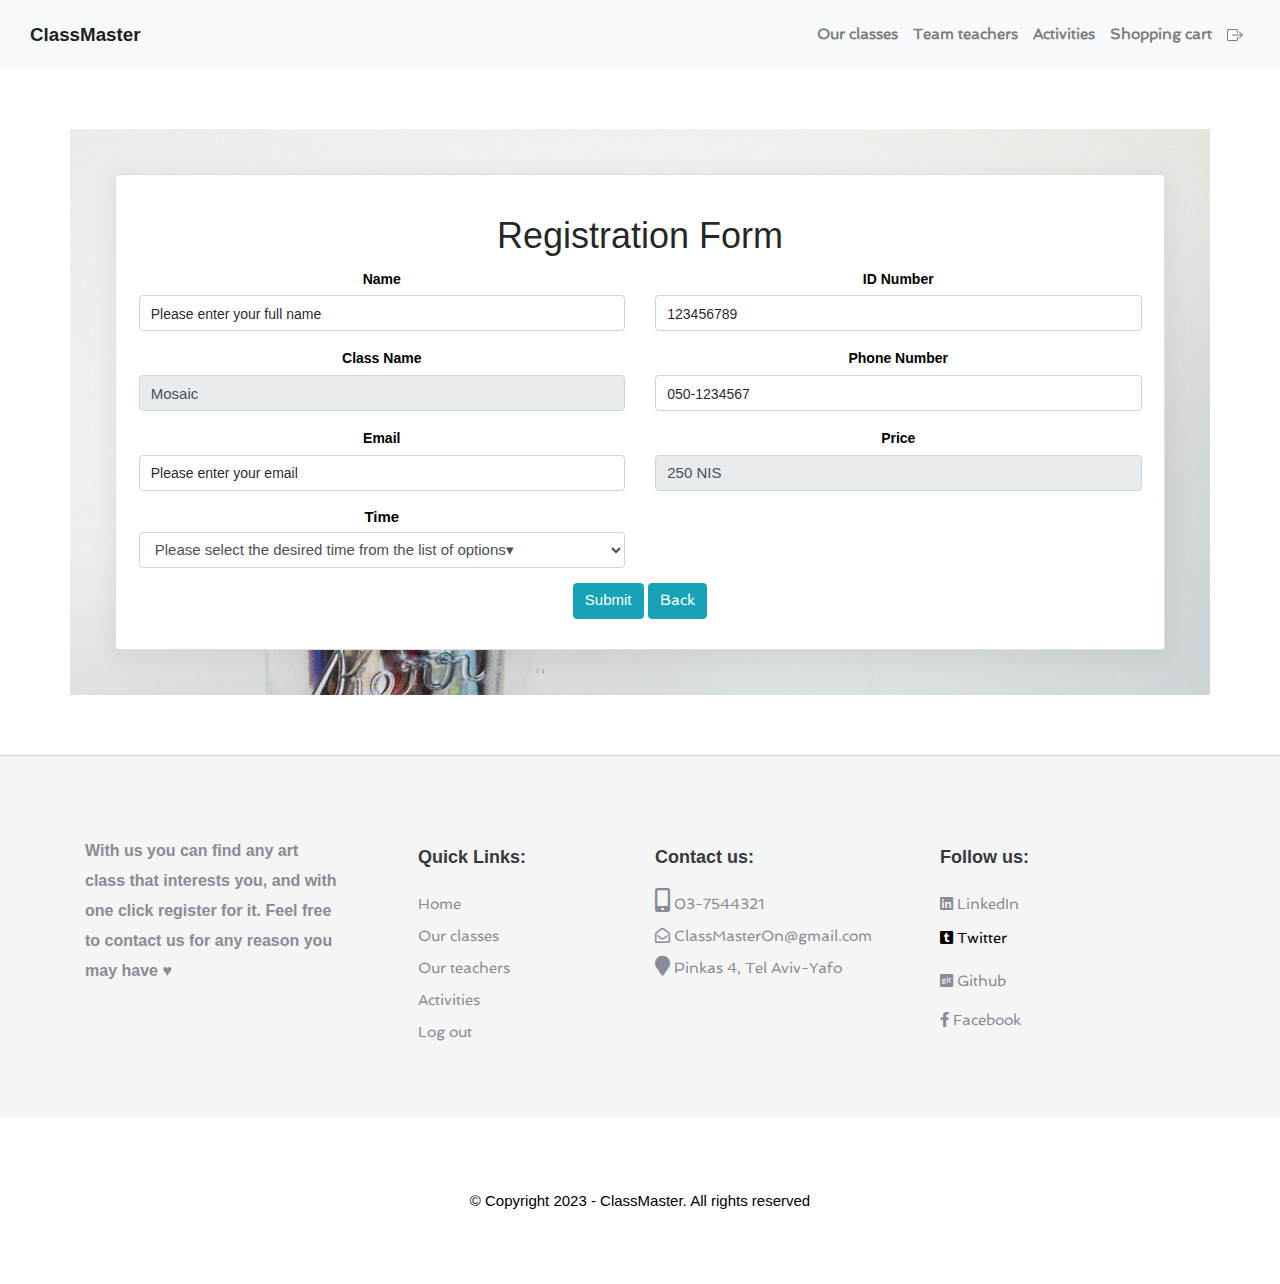
<file: Includes/mosaic.html>
<!DOCTYPE html>
<html lang="en">
	<head>
	  
	    <meta charset="utf-8">
	  <meta name="viewport" content="width=device-width, initial-scale=1">
	  <script src="https://ajax.googleapis.com/ajax/libs/jquery/3.6.1/jquery.min.js"></script>
	  <script src="https://maxcdn.bootstrapcdn.com/bootstrap/3.4.1/js/bootstrap.min.js"></script>
	  <script src="../JS/JS.js"></script>

	  <!--<link rel="icon" href="../Pictures/logo3.jpg" type="image/icon type">-->
  <link rel="stylesheet" type="text/css" href="../Css/classes.css">

  <title>Mosaic class></title>
   <link rel="icon" href="../Pictures/logo4.jpg" type="image/icon type">
  
   <!-- for navbar-->
  	<link href="https://cdn.jsdelivr.net/npm/bootstrap@5.1.3/dist/css/bootstrap.min.css" rel="stylesheet" integrity="sha384-1BmE4kWBq78iYhFldvKuhfTAU6auU8tT94WrHftjDbrCEXSU1oBoqyl2QvZ6jIW3" crossorigin="anonymous">
<script src="https://cdn.jsdelivr.net/npm/bootstrap@5.1.3/dist/js/bootstrap.bundle.min.js" integrity="sha384-ka7Sk0Gln4gmtz2MlQnikT1wXgYsOg+OMhuP+IlRH9sENBO0LRn5q+8nbTov4+1p" crossorigin="anonymous"></script>
<link rel="stylesheet" type="text/css" href="../Css/cssgooglemaps.css">
  <link rel="stylesheet" href="https://www.w3schools.com/w3css/4/w3.css">
  <link href="https://fonts.googleapis.com/css2?family=Spinnaker&display=swap" rel="stylesheet">
     
     <!-- for icon footer-->
     <link rel="stylesheet" href="https://cdnjs.cloudflare.com/ajax/libs/font-awesome/5.15.3/css/all.min.css">
  
  
	</head>
	
	<body>
		
      <b>
     <nav class="navbar navbar-expand-lg navbar-light bg-light p-3">
  <div class="container-fluid">
    <a href="../Includes/homepage.html" class="navbar-brand"><b>ClassMaster</b></a>

    <button class="navbar-toggler" type="button" data-bs-toggle="collapse" data-bs-target="#navbarNavDropdown" aria-controls="navbarNavDropdown" aria-expanded="false" aria-label="Toggle navigation" id="navbarToggleBtn">
      <span class="navbar-toggler-icon"></span>
    </button>

    <div class="collapse navbar-collapse" id="navbarNavDropdown">
      <ul class="navbar-nav ml-auto">
        <li class="nav-item">
          <a class="nav-link" aria-current="page" href="../Includes/classes.html">Our classes</a>
        </li>
        <li class="nav-item">
          <a class="nav-link" href="../Includes/teamTeachers.html">Team teachers</a>
        </li>
        <li class="nav-item">
          <a class="nav-link" href="../Includes/ongoing_activity.html">Activities</a>
        </li>
        <li class="nav-item">
          <a id="shoppingCartLink" class="nav-link" href="../Includes/shoppingcart.php">Shopping cart</a>
        </li>
        <li class="nav-item">
          <a class="nav-link" onclick="logout()" style="cursor: pointer;">
            <svg width="16" height="16" fill="currentColor">
              <path d="M10 12.5a.5.5 0 0 1-.5.5h-8a.5.5 0 0 1-.5-.5v-9a.5.5 0 0 1 .5-.5h8a.5.5 0 0 1 .5.5v2a.5.5 0 0 0 1 0v-2A1.5 1.5 0 0 0 9.5 2h-8A1.5 1.5 0 0 0 0 3.5v9A1.5 1.5 0 0 0 1.5 14h8a1.5 1.5 0 0 0 1.5-1.5v-2a.5.5 0 0 0-1 0v2z" />
              <path d="M15.854 8.354a.5.5 0 0 0 0-.708l-3-3a.5.5 0 0 0-.708.708L14.293 7.5H5.5a.5.5 0 0 0 0 1h8.793l-2.147 2.146a.5.5 0 0 0 .708.708l3-3z" />
            </svg>
          </a>
        </li>
      </ul>
    </div>
  </div>
</nav>

<script src="https://code.jquery.com/jquery-3.6.0.min.js"></script>
<script>
  $(document).ready(function() {
    // Add event listener to the hamburger menu button
    $("#navbarToggleBtn").click(function() {
      // Toggle the collapse state of the menu
      $("#navbarNavDropdown").collapse('toggle');
    });
  });
</script>



    
    </b>
    
    
 <script>
    document.addEventListener("DOMContentLoaded", function() {
        var isLoggedIn = localStorage.getItem("isLoggedIn");
        var userType = localStorage.getItem("userType");

        if (isLoggedIn === "true") {
            if (userType === "user") {
                // Remove the shopping cart link for user
                var shoppingCartLink = document.getElementById("shoppingCartLink");
                shoppingCartLink.parentNode.removeChild(shoppingCartLink);
            }
        }
    });
</script>
		
		<main>
			<div class="container p-0">
				<form name="myForm" method="post" action="../Includes/registration.php" onsubmit="return validateForm();">
					<!-- Background image -->
					<section class="p-4 p-md-5" 
							style='background-image: url("../Pictures/debby-hudson-MzSqFPLo8CE-unsplash.jpg"); background-repeat: no-repeat;
    background-size: 100% 100%;'>
					<div class="card px-4">
						<h1>Registration Form</h1>
						<div class="row gx-3">
							<div class="col-6">
							
								<div class="d-flex flex-column">
									<p class="text mb-1"><b>Name</b></p>
									<input class="form-control mb-3" type="text" name="fullname" placeholder="Please enter your full name" required="required">
								</div>
							</div>
							
							<div class="col-6">
								<div class="d-flex flex-column">
									<p class="text mb-1"><b>ID Number</b></p>
									<input class="form-control mb-3" type="text" name="id" placeholder="123456789" required="required">
								</div>
							</div>
							<br>
							<div class="col-6">
								<div class="d-flex flex-column">
									<p class="text mb-1"><b>Class Name</b></p>
									<input class="form-control mb-3" type="text" name="ClassName5" value="Mosaic" disabled>
									<input type="hidden" name="classNameValue5" value="Mosaic">
									
								</div>
								
								
							
								
								
							</div>
							
							<div class="col-6">
								<div class="d-flex flex-column">
									<p class="text mb-1"><b>Phone Number</b></p>
									<input class="form-control mb-3" type="text" name="phone" placeholder="050-1234567" required="required">
								</div>
							</div>
							<br>
							<div class="col-6">
								<div class="d-flex flex-column">
									<p class="text mb-1"><b>Email</b></p>
									<input class="form-control mb-3" type="text" name="email" placeholder="Please enter your email" required="required">
								</div>
							</div>
							<div class="col-6">
								<div class="d-flex flex-column">
									<p class="text mb-1"><b>Price</b></p>
									<input class="form-control mb-3" type="text" name="price5" value="250 NIS" disabled>
									<input type="hidden" name="priceValue5" value="250">
									
								</div>
							</div>
							<br>
							<div class="col-md-6">
									<div class="form-group">
										<label for="form_time"><b>Time</b> </label>
										
										<select class="form-control" name="time" placeholder=" Please select a desired time" required="required" data-error="Valid time is required.">
												<option value="" selected disabled>Please select the desired time from the list of options<span class="custom-select-indicator">&#9662;</span></option>
												<option value="Every Sunday: 17:00-19:30"> Every Sunday: 17:00-19:30 </option>
												<option value="Every Monday: 17:00-19:30"> Every Thursday: 17:00-19:30 </option>
												<option value="Every Wednesday: 16:00-18:30"> Every Wednesday: 16:00-18:30 </option>
												
												
										</select>
													
									</div>				
								</div>				
							
							<br>
							<div class="col-12">
									<button onclick="showAlert()" class="btn btn-info" type="submit" value="Submit">Submit</button>
									<a class="btn btn-info" href="../Includes/classes.html" role="button">Back</a>
								
							</div>
						</div>
					</div>
					</section>
				</form>
			</div>
		</main>
		
 <!--footer-->
  <footer class="footer-area footer--light">
  <div class="footer-big">
    <!-- start .container -->
    <div class="container">
      <div class="row">
        <div class="col-md-3 col-sm-12">
          <div class="footer-widget">
            <div class="widget-about">
              
              <p class="pha"><b>With us you can find any art class that interests you, and with one click register for it. Feel free to contact us for any reason you may have ♥</b></p>
              
            </div>
          </div>
          <!-- Ends: .footer-widget -->
        </div>
        <!-- end /.col-md-4 -->
     
        <!-- end /.col-md-3 -->

        <div class="col-md-3 col-sm-4">
          <div class="footer-widget">
            <div class="footer-menu">
              <h4 class="footer-widget-title tit"><b>Quick Links:</b></h4>
              <ul>
                <li class="li1">
                  <a href="../Includes/homepage.html" class="aaa">Home</a>
                </li>
                <li class="li1">
                  <a href="../Includes/classes.html" class="aaa">Our classes</a>
                </li>
                <li class="li1">
                  <a href="../Includes/teamTeachers.html" class="aaa">Our teachers</a>
                </li>
                <li class="li1">
                  <a href="../Includes/ongoing_activity.html" class="aaa">Activities</a>
                </li>
                 <li class="li1">
                            
        		    <a  onclick="logout()" class="aaa" style="cursor: pointer;">Log out</a>
                </li>
               
                
                
              </ul>
            </div>
            <!-- end /.footer-menu -->
          </div>
          <!-- Ends: .footer-widget -->
        </div>
        <!-- end /.col-lg-3 -->

        <div class="col-md-3 col-sm-4">
          <div class="footer-widget">
            <div class="footer-menu no-padding">
              <h4 class="footer-widget-title tit"><b>Contact us:</b></h4>
              <ul>
				<li class="li1">
				<i class="fas fa-mobile-alt" style="font-size:24px"></i>
                  <a href="tel:344-755-111" class="aaa">03-7544321</a>
               </li>
                <li class="li1">
                   <i class="far fa-envelope-open" ></i> 
                 <a href="mailto:ClassMasterOn@gmail.com" title="click to send mail">ClassMasterOn@gmail.com</a>
                </li>
				<li class="li1">
				
				<i class="fa fa-map-marker"style="font-size:20px;"></i> <a href="#" onclick="openMapPopup('Pinkas 4, Tel Aviv-Yafo')">Pinkas 4, Tel Aviv-Yafo</a></a>
				</li>

               	<script>
function openMapPopup(address) {
    event.preventDefault();
  // Create a URL for the Google Maps location based on the address
  var mapUrl = 'https://www.google.com/maps?q=' + encodeURIComponent(address) ;
  
  // Set the width and height of the pop-up window
  var width = 600;
  var height = 400;
  
  // Calculate the position of the pop-up window to center it on the screen
  var left = (window.innerWidth - width) / 2;
  var top = (window.innerHeight - height) / 2;
  
  // Open the pop-up window with the Google Maps URL
  window.open(mapUrl, 'Map', 'width=' + width + ',height=' + height + ',left=' + left + ',top=' + top);
}
</script>
               	
              </ul>
            </div>
            <!-- end /.footer-menu -->
          </div>
          <!-- Ends: .footer-widget -->
        </div>
        <!-- Ends: .col-lg-3 -->
		<div class="col-md-3 col-sm-4">
          <div class="footer-widget">
            <div class="footer-menu no-padding">
              <h4 class="footer-widget-title tit"><b>Follow us:</b></h4>
             <ul class="list-group">
			  <li  class="list-group-item bg-transparent li1 border-0 p-0 mb-2">
				<a ><i class="fab fa-linkedin"></i> LinkedIn</a>
			  </li>
				 <a ><i class="fab fa-tumblr-square"></i> Twitter</a>       
			  <li class="list-group-item bg-transparent li1 border-0 p-0 mb-2">
			  <li class="list-group-item bg-transparent li1 border-0 p-0 mb-2"> 
			  
			  <li class="list-group-item bg-transparent li1 border-0 p-0 mb-2">
				<a href="https://github.com/maybakoch/classmaster" class="aaa" target="_blank"><i class="fab fa-git-square"></i> Github</a>
				
				<li class="list-group-item bg-transparent li1 border-0 p-0 mb-2">
				<a class="aaa" target="_blank"><i class="fab fa-facebook-f" ></i> Facebook</a>
			  </li>
			 </ul>
            
			</div>
		  </div>
		</div>
   </div>
     
      <!-- end /.row -->
    </div>
    <!-- end /.container -->
  </div>
  <!-- end /.footer-big -->

  <div class="mini-footer">
    <div class="container">
      <div class="row">
        <div class="col-md-12">
          <div class="copyright-text">
            
               © Copyright 2023 - ClassMaster.  All rights reserved 
			  
              
           
          </div>

          
        </div>
      </div>
    </div>
  </div>
</footer>
  </body>

</html>
</file>
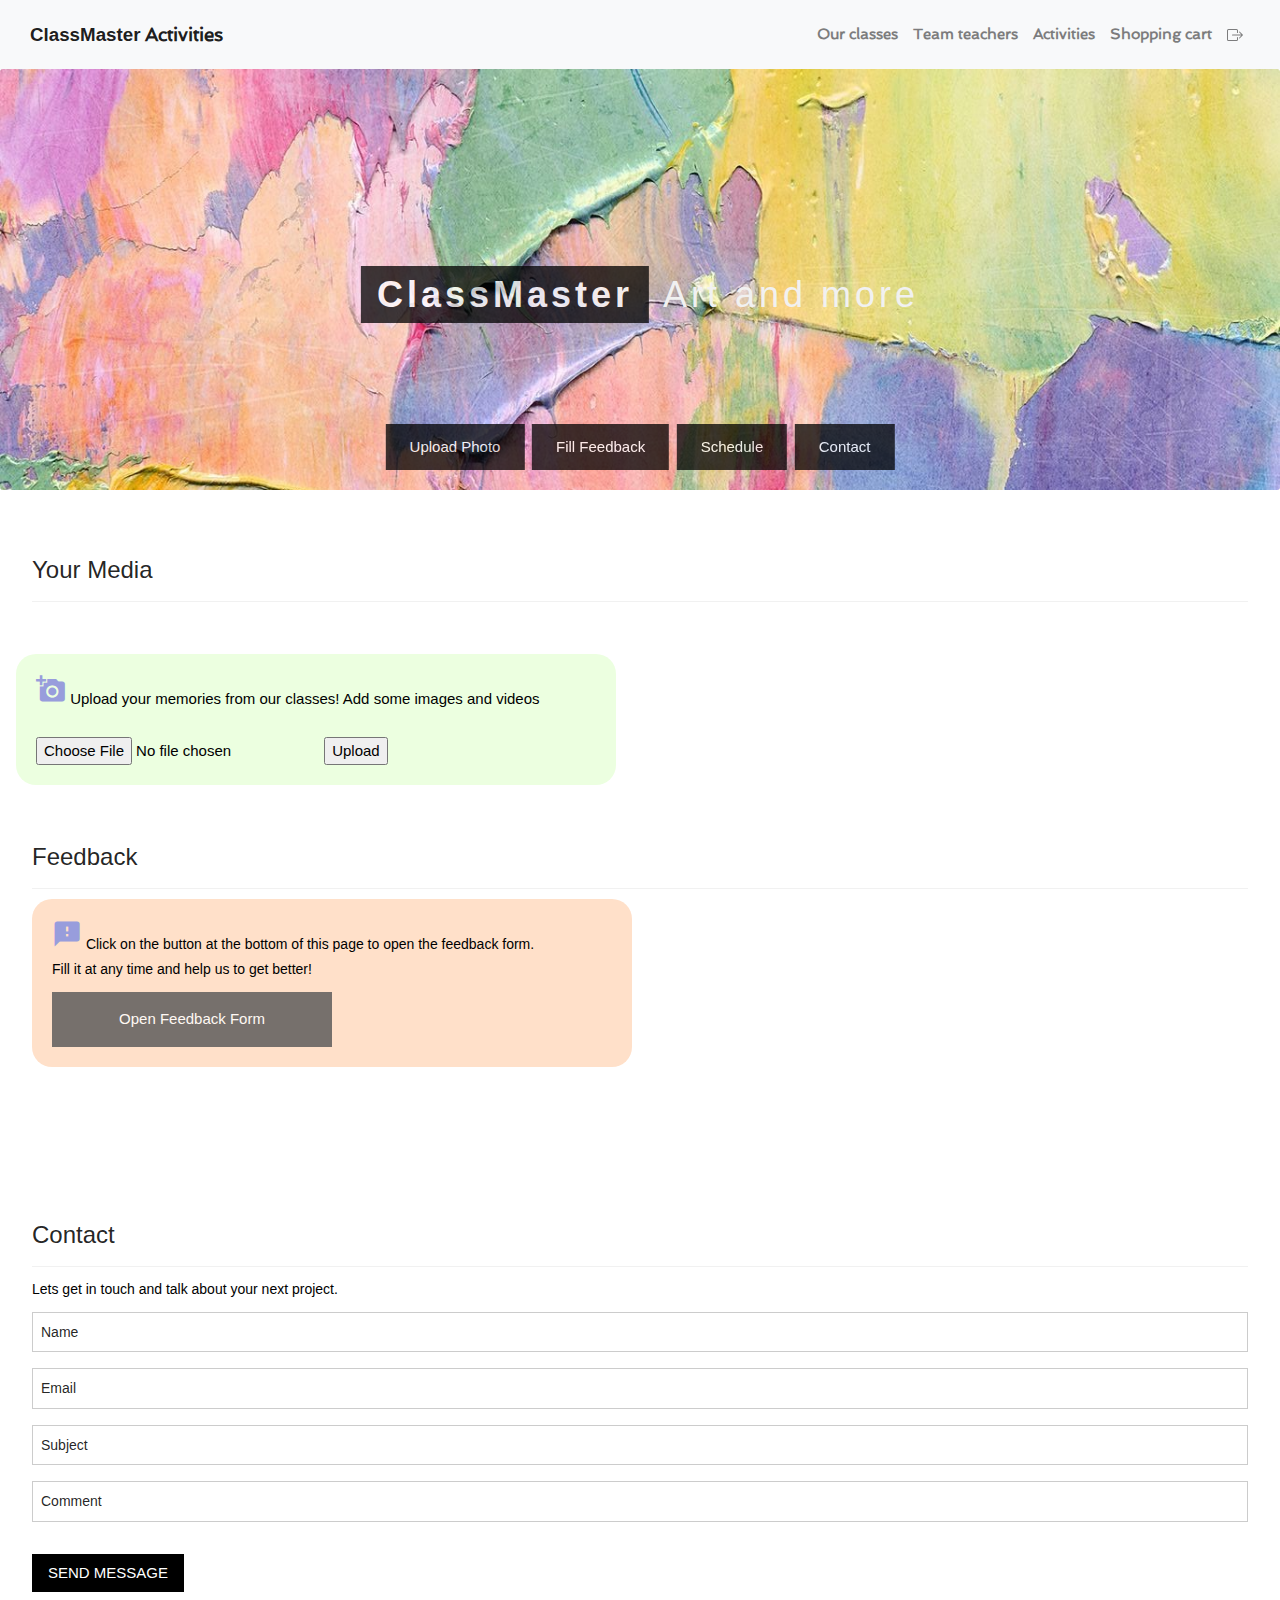
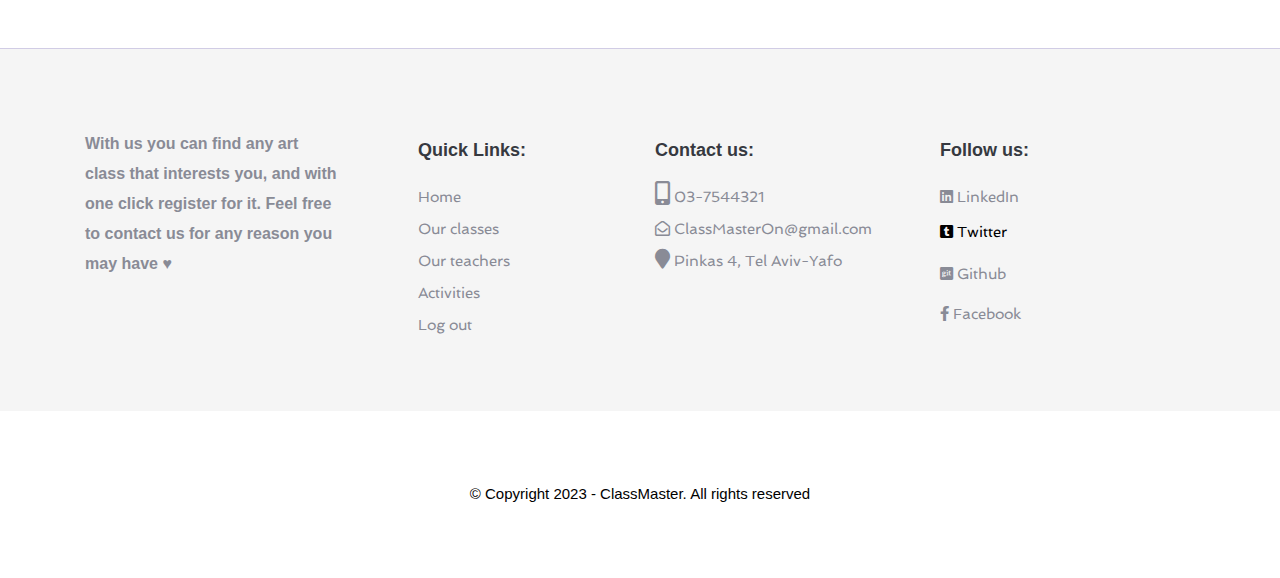
<file: Includes/ongoing_activity.html>
<!DOCTYPE html>
<html lang="en">

	<head>
     <!-- Required meta tags -->
    <meta charset="utf-8">
    <meta name="viewport" content="width=device-width, initial-scale=1, shrink-to-fit=no">
    <link href="https://fonts.googleapis.com/icon?family=Material+Icons" rel="stylesheet">
    <link rel="stylesheet" href="../Css/classes.css"> 
     <script src="../JS/JS.js"></script>
    <title>Activities</title>
    <link rel="icon" href="../Pictures/logo4.jpg" type="image/icon type">
	
   <!-- for navbar-->
  	<link href="https://cdn.jsdelivr.net/npm/bootstrap@5.1.3/dist/css/bootstrap.min.css" rel="stylesheet" integrity="sha384-1BmE4kWBq78iYhFldvKuhfTAU6auU8tT94WrHftjDbrCEXSU1oBoqyl2QvZ6jIW3" crossorigin="anonymous">
<script src="https://cdn.jsdelivr.net/npm/bootstrap@5.1.3/dist/js/bootstrap.bundle.min.js" integrity="sha384-ka7Sk0Gln4gmtz2MlQnikT1wXgYsOg+OMhuP+IlRH9sENBO0LRn5q+8nbTov4+1p" crossorigin="anonymous"></script>
<link rel="stylesheet" type="text/css" href="../Css/cssgooglemaps.css">
  <link rel="stylesheet" href="https://www.w3schools.com/w3css/4/w3.css">
  <link href="https://fonts.googleapis.com/css2?family=Spinnaker&display=swap" rel="stylesheet">
     
     <!-- for icon footer-->
     <link rel="stylesheet" href="https://cdnjs.cloudflare.com/ajax/libs/font-awesome/5.15.3/css/all.min.css">
     
    </head>
    <body>  
    <b>
     <nav class="navbar navbar-expand-lg navbar-light bg-light p-3">
  <div class="container-fluid">
    <a href="../Includes/homepage.html" class="navbar-brand"><b>ClassMaster</b> Activities</a>

    <button class="navbar-toggler" type="button" data-bs-toggle="collapse" data-bs-target="#navbarNavDropdown" aria-controls="navbarNavDropdown" aria-expanded="false" aria-label="Toggle navigation" id="navbarToggleBtn">
      <span class="navbar-toggler-icon"></span>
    </button>

    <div class="collapse navbar-collapse" id="navbarNavDropdown">
      <ul class="navbar-nav ml-auto">
        <li class="nav-item">
          <a class="nav-link" aria-current="page" href="../Includes/classes.html">Our classes</a>
        </li>
        <li class="nav-item">
          <a class="nav-link" href="../Includes/teamTeachers.html">Team teachers</a>
        </li>
        <li class="nav-item">
          <a class="nav-link" href="../Includes/ongoing_activity.html">Activities</a>
        </li>
        <li class="nav-item">
          <a id="shoppingCartLink" class="nav-link" href="../Includes/shoppingcart.php">Shopping cart</a>
        </li>
        <li class="nav-item">
          <a class="nav-link" onclick="logout()" style="cursor: pointer;">
            <svg width="16" height="16" fill="currentColor">
              <path d="M10 12.5a.5.5 0 0 1-.5.5h-8a.5.5 0 0 1-.5-.5v-9a.5.5 0 0 1 .5-.5h8a.5.5 0 0 1 .5.5v2a.5.5 0 0 0 1 0v-2A1.5 1.5 0 0 0 9.5 2h-8A1.5 1.5 0 0 0 0 3.5v9A1.5 1.5 0 0 0 1.5 14h8a1.5 1.5 0 0 0 1.5-1.5v-2a.5.5 0 0 0-1 0v2z" />
              <path d="M15.854 8.354a.5.5 0 0 0 0-.708l-3-3a.5.5 0 0 0-.708.708L14.293 7.5H5.5a.5.5 0 0 0 0 1h8.793l-2.147 2.146a.5.5 0 0 0 .708.708l3-3z" />
            </svg>
          </a>
        </li>
      </ul>
    </div>
  </div>
</nav>

<script src="https://code.jquery.com/jquery-3.6.0.min.js"></script>
<script>
  $(document).ready(function() {
    // Add event listener to the hamburger menu button
    $("#navbarToggleBtn").click(function() {
      // Toggle the collapse state of the menu
      $("#navbarNavDropdown").collapse('toggle');
    });
  });
</script>



    
    </b>
   
   <style>
       header {
  width: 100%;
}

.w3-image {
  width: 100%;
  object-fit: cover;
}
   </style>
    
 <script>
    document.addEventListener("DOMContentLoaded", function() {
        var isLoggedIn = localStorage.getItem("isLoggedIn");
        var userType = localStorage.getItem("userType");

        if (isLoggedIn === "true") {
            if (userType === "user") {
                // Remove the shopping cart link for user
                var shoppingCartLink = document.getElementById("shoppingCartLink");
                shoppingCartLink.parentNode.removeChild(shoppingCartLink);
            }
        }
    });
</script>
   <!-- Header -->
<header class="w3-display-container w3-content w3-wide" style="max-width:1500px;" id="home">
  <img class="w3-image" src="../Pictures/background.jpg" alt="background" height="100">
  <div class="w3-display-middle w3-margin-top w3-center">
    <h1 class="w3-xxlarge w3-text-white"><span class="w3-padding w3-black w3-opacity-min"><b>ClassMaster</b></span> <span class="w3-hide-small w3-text-light-grey">Art and more</span></h1>
  </div>
</header>
<script>
    
    /* contact form */
function fillcontact() {
  var Email = document.mycontactForm.email;
	  
	  if (Email.value === "")
    {
        window.alert("Please enter a valid email address.");
        Email.focus();
        return false;
    }
	if (Email.value.indexOf("@", 0) < 0) 
    {
        window.alert("Please enter a valid email address.");
        Email.focus();
        return false;
    }
    if (Email.value.indexOf(".", 0) < 0)
    {
        window.alert("Please enter a valid email address.");
        Email.focus();
        return false;
    }
  
  var regName = /^[a-zA-Z\s'-]+$/;
  var Fullname = document.mycontactForm.name;
  if (!regName.test(Fullname.value)) {
    window.alert('Please enter a valid name.');
    Fullname.focus();
    return false;
  }
  
  var subject = document.mycontactForm.subject;
  if (!regName.test(subject.value)) {
    window.alert('Please enter only letters.');
    subject.focus();
    return false;
  }
  
  var message = document.mycontactForm.message;
  if (!regName.test(message.value)) {
    window.alert('Please enter only letters.');
    message.focus();
    return false;
  }
   
  window.alert("Thank you for writing to us. We will contact you soon!");
  return true;
}
    
</script>
<!-- Links to the parts of the pages -->
<header class="w3-display-container w3-content w3-wide w3-opacity-min" style="max-width:1500px;" id="home">
  <div class="w3-display-bottommiddle w3-margin-bottom w3-center">
    <div class="d-flex justify-content-center">
      <button class="w3-button w3-black w3-padding-large m-1" onclick="scrollToSection('projects')">Upload Photo</button>
      <button class="w3-button w3-black w3-padding-large m-1" onclick="scrollToSection('about')">Fill Feedback</button>
      <button class="w3-button w3-black w3-padding-large m-1" onclick="scrollToSection('Schedule')">Schedule</button>
      <button class="w3-button w3-black w3-padding-large m-1" onclick="scrollToSection('contactForm')">Contact</button>
    </div>
  </div>
</header>

<style>
  /* Custom styles */
  @media (max-width: 768px) {
    /* Styles for screens up to 576px wide */
    .w3-display-bottommiddle {
      position: static;
      transform: none;
      margin-top: 10px;
    }
    .d-flex.justify-content-center {
      flex-wrap: wrap;
    }
  }
</style>



<script>
  // Scroll to the specified section
  function scrollToSection(sectionId) {
    document.getElementById(sectionId).scrollIntoView({ behavior: "smooth" });
  }
</script>
    <!-- Page content -->
    <div class="w3-content w3-padding" style="max-width:1564px">
    
      <!-- Project Section -->
      <div class="w3-container w3-padding-32" id="projects">
        <h3 class="w3-border-bottom w3-border-light-grey w3-padding-16"> Your Media </h3>
      </div>
    
        <!-- Media Section -->
        
    <div class="Media" style="background-color: rgba(236, 255, 224, 1); border-style: none; border-radius: 20px; margin-top: 10px; padding: 20px 20px; max-width: 600px;">

  <i class="material-icons" style="font-size: 30px; color: rgba(152, 157, 220, 1)">add_a_photo</i>
  <label for="formFileMultiple" class="form-label">Upload your memories from our classes! Add some images and videos</label>
  <br><br>
      
     

        
         <form action="../Includes/upload.php" method="post" enctype="multipart/form-data">
		<input type="file" name="photo" >
		<input type="submit"  value="Upload">
	</form>
  
    </div>
   

      <!-- feedback Section -->
      <div class="w3-container w3-padding-32" id="about">
        <h3 class="w3-border-bottom w3-border-light-grey w3-padding-16">Feedback</h3>
        <div class="feedback" style="background-color: rgba(255, 224, 201, 1);border-style: none; border-radius: 20px; margin-top:10px; padding: 20px 20px; max-width: 600px;">
         <p> <i class="material-icons" style="font-size:30px;color:rgba(152, 157, 220, 1)">feedback</i>  Click on the button at the bottom of this page to open the feedback form.<br> Fill it at any time and help us to get better!
        </p>
		 <button class="open-button" onclick="openForm()">Open Feedback Form</button>
		
		
      </div>
      </div>
     
      
      <div class="form-popup" id="myForm">
        <form action="../Includes/feedback.php" name="myForm" onsubmit="return addfeedback()" class="form-container" method="post">
          <h1>Art Class Feedback</h1>
      
          <label for="name"><b>Name</b></label>
          <input type="text" placeholder="Enter your Name" name="name" required>
          <label for="class"><b>The class you want to rate</b></label>
          
		  <select name="className" value="" selected required >
				<option value="" selected disabled>--Select your choice--</option>							
				<option value="Drawing" label="Drawing"></option>
				<option value="Sculpture" label="Sculpture"></option>
				<option value="Ceramics" label="Ceramics"></option>
				<option value="Mosaic" label="Mosaic"></option>
				<option value="Gypsum sculpture" label="Gypsum sculpture"></option>
				<option value="Plasticine" label="Plasticine"></option>
		  </select>
          <br> 
		  <br>
      
          <label for="feedback"><b>rate your expirience in scale of 1-10</b></label><br>
          <input type="number" placeholder="10" name="rate" min="1" max="10" required>
          <br>
          <br>
          <label for="again"><b>Will you sign again?</b></label>
          <input type="text" placeholder="Of Course!" name="again" required>
          <br> 
          
          <label for="feedback"><b>Add some notes</b></label>
          <textarea placeholder="Enter feedback" name="feedback" required></textarea>

          <button onclick="showAlert()" type="submit" value="submit" class="btn">Submit Feedback</button>
          <button type="button" class="btn cancel" onclick="closeForm()">Close</button>
        </form>
      </div>
      
      <script>
      function openForm() {
        document.getElementById("myForm").style.display = "block";
      }
      
      function closeForm() {
        document.getElementById("myForm").style.display = "none";
      }
      
     
      
      </script>
      
      <script src="https://static.elfsight.com/platform/platform.js" data-use-service-core defer></script>
      <div class="elfsight-app-146ea3da-dbaa-43cc-b163-8252e212b8aa w3-container w3-padding-32" id="Schedule"></div>
     
        
      <!-- Contact Section -->
      <div class="w3-container w3-padding-32" id="contactForm">
        <h3 class="w3-border-bottom w3-border-light-grey w3-padding-16">Contact</h3>
        <p>Lets get in touch and talk about your next project.</p>
        
            <form action="../Includes/contact.php" id="mycontactForm" name="mycontactForm" onsubmit="return fillcontact();" method="post">
          <input class="w3-input w3-border" type="text" placeholder="Name" required name="name">
          <input class="w3-input w3-section w3-border" type="text" placeholder="Email" required name="email">
          <input class="w3-input w3-section w3-border" type="text" placeholder="Subject" required name="subject">
          <input class="w3-input w3-section w3-border" type="text" placeholder="Comment" required name="message">
          <button class="w3-button w3-black w3-section" onclick="showAlert()" type="submit" value="submit" >
            SEND MESSAGE
          </button>
        </form>
      </div>
	  
    <!-- End page content -->
    </div>
    
   
 <!--footer-->
  <footer class="footer-area footer--light">
  <div class="footer-big">
    <!-- start .container -->
    <div class="container">
      <div class="row">
        <div class="col-md-3 col-sm-12">
          <div class="footer-widget">
            <div class="widget-about">
              
              <p class="pha"><b>With us you can find any art class that interests you, and with one click register for it. Feel free to contact us for any reason you may have ♥</b></p>
              
            </div>
          </div>
          <!-- Ends: .footer-widget -->
        </div>
        <!-- end /.col-md-4 -->
     
        <!-- end /.col-md-3 -->

        <div class="col-md-3 col-sm-4">
          <div class="footer-widget">
            <div class="footer-menu">
              <h4 class="footer-widget-title tit"><b>Quick Links:</b></h4>
              <ul>
                <li class="li1">
                  <a href="../Includes/homepage.html" class="aaa">Home</a>
                </li>
                <li class="li1">
                  <a href="../Includes/classes.html" class="aaa">Our classes</a>
                </li>
                <li class="li1">
                  <a href="../Includes/teamTeachers.html" class="aaa">Our teachers</a>
                </li>
                <li class="li1">
                  <a href="../Includes/ongoing_activity.html" class="aaa">Activities</a>
                </li>
                 <li class="li1">
                            
        		    <a  onclick="logout()" class="aaa" style="cursor: pointer;">Log out</a>
                </li>
               
                
                
              </ul>
            </div>
            <!-- end /.footer-menu -->
          </div>
          <!-- Ends: .footer-widget -->
        </div>
        <!-- end /.col-lg-3 -->

        <div class="col-md-3 col-sm-4">
          <div class="footer-widget">
            <div class="footer-menu no-padding">
              <h4 class="footer-widget-title tit"><b>Contact us:</b></h4>
              <ul>
				<li class="li1">
				<i class="fas fa-mobile-alt" style="font-size:24px"></i>
                  <a href="tel:344-755-111" class="aaa">03-7544321</a>
               </li>
                <li class="li1">
                   <i class="far fa-envelope-open" ></i> 
                 <a href="mailto:ClassMasterOn@gmail.com" title="click to send mail">ClassMasterOn@gmail.com</a>
                </li>
				<li class="li1">
				
				<i class="fa fa-map-marker"style="font-size:20px;"></i> <a href="#" onclick="openMapPopup('Pinkas 4, Tel Aviv-Yafo')">Pinkas 4, Tel Aviv-Yafo</a></a>
				</li>

               	<script>
function openMapPopup(address) {
    event.preventDefault();
  // Create a URL for the Google Maps location based on the address
  var mapUrl = 'https://www.google.com/maps?q=' + encodeURIComponent(address) ;
  
  // Set the width and height of the pop-up window
  var width = 600;
  var height = 400;
  
  // Calculate the position of the pop-up window to center it on the screen
  var left = (window.innerWidth - width) / 2;
  var top = (window.innerHeight - height) / 2;
  
  // Open the pop-up window with the Google Maps URL
  window.open(mapUrl, 'Map', 'width=' + width + ',height=' + height + ',left=' + left + ',top=' + top);
}
</script>
               	
              </ul>
            </div>
            <!-- end /.footer-menu -->
          </div>
          <!-- Ends: .footer-widget -->
        </div>
        <!-- Ends: .col-lg-3 -->
		<div class="col-md-3 col-sm-4">
          <div class="footer-widget">
            <div class="footer-menu no-padding">
              <h4 class="footer-widget-title tit"><b>Follow us:</b></h4>
             <ul class="list-group">
			  <li  class="list-group-item bg-transparent li1 border-0 p-0 mb-2">
				<a ><i class="fab fa-linkedin"></i> LinkedIn</a>
			  </li>
				 <a ><i class="fab fa-tumblr-square"></i> Twitter</a>       
			  <li class="list-group-item bg-transparent li1 border-0 p-0 mb-2">
			  <li class="list-group-item bg-transparent li1 border-0 p-0 mb-2"> 
			  
			  <li class="list-group-item bg-transparent li1 border-0 p-0 mb-2">
				<a href="https://github.com/maybakoch/classmaster" class="aaa" target="_blank"><i class="fab fa-git-square"></i> Github</a>
				
				<li class="list-group-item bg-transparent li1 border-0 p-0 mb-2">
				<a class="aaa" target="_blank"><i class="fab fa-facebook-f" ></i> Facebook</a>
			  </li>
			 </ul>
            
			</div>
		  </div>
		</div>
   </div>
     
      <!-- end /.row -->
    </div>
    <!-- end /.container -->
  </div>
  <!-- end /.footer-big -->

  <div class="mini-footer">
    <div class="container">
      <div class="row">
        <div class="col-md-12">
          <div class="copyright-text">
            
               © Copyright 2023 - ClassMaster.  All rights reserved 
			  
              
           
          </div>

          
        </div>
      </div>
    </div>
  </div>
</footer>
  </body>

</html>
</file>
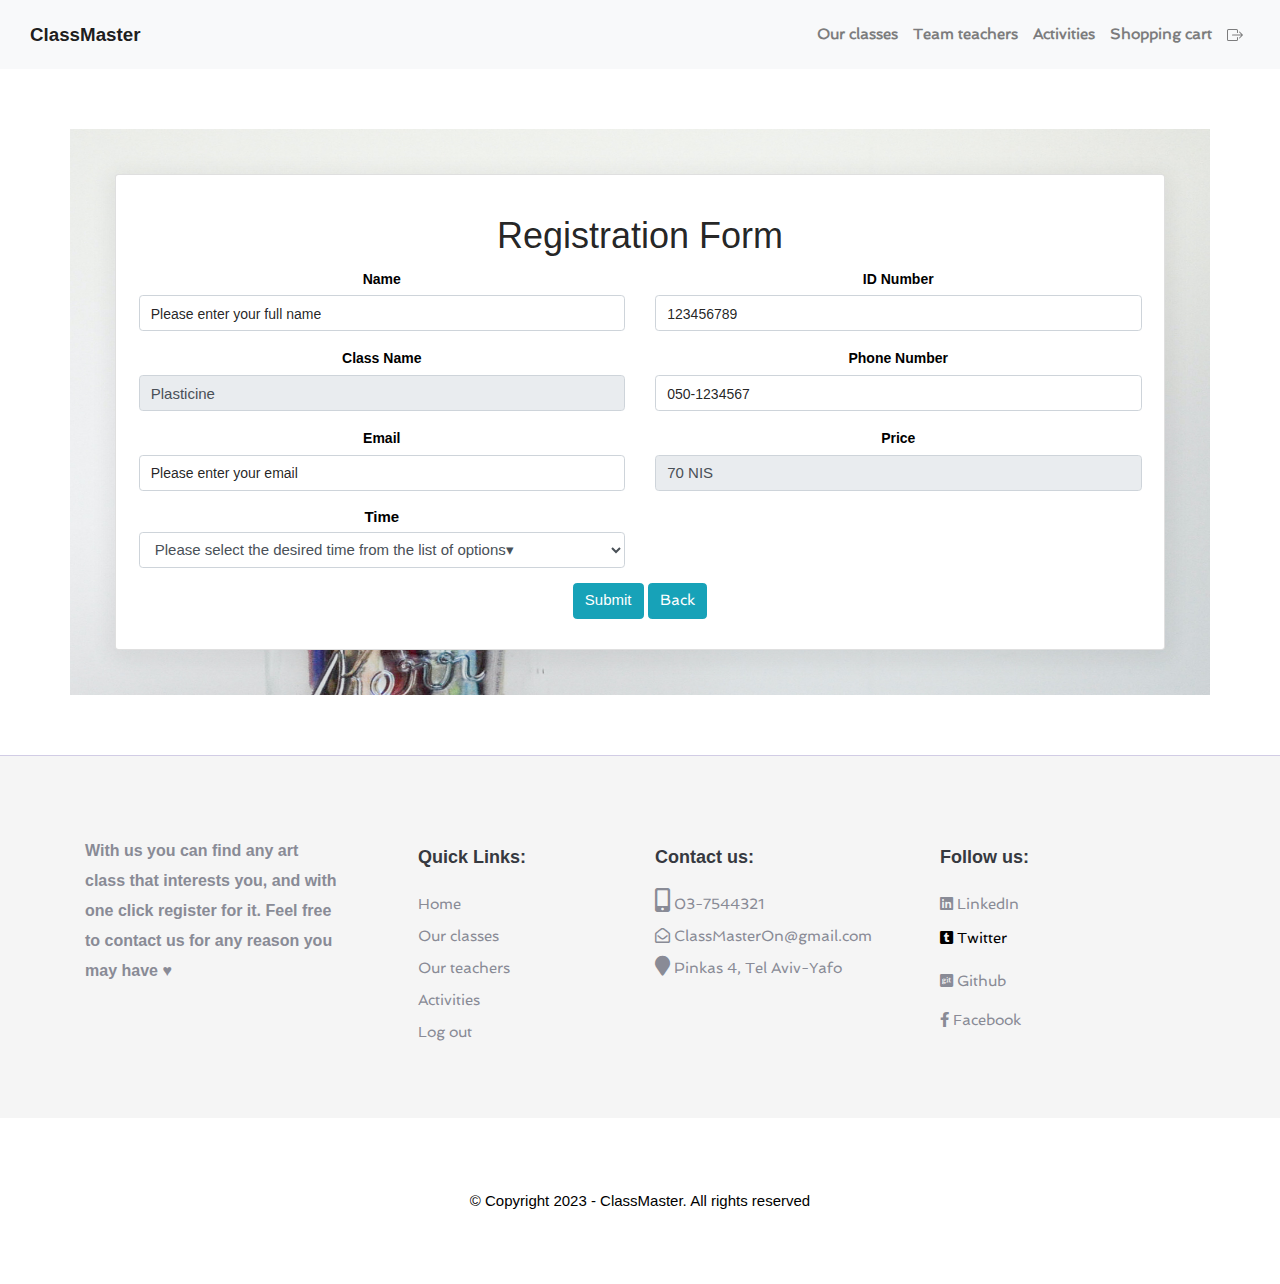
<file: Includes/plasticine.html>
<!DOCTYPE html>
<html lang="en">
	<head>
<meta charset="utf-8">
	  <meta name="viewport" content="width=device-width, initial-scale=1">
	  <script src="https://ajax.googleapis.com/ajax/libs/jquery/3.6.1/jquery.min.js"></script>
	  <script src="https://maxcdn.bootstrapcdn.com/bootstrap/3.4.1/js/bootstrap.min.js"></script>
	  <script src="../JS/JS.js"></script>

	  <!--<link rel="icon" href="../Pictures/logo3.jpg" type="image/icon type">-->
  <link rel="stylesheet" type="text/css" href="../Css/classes.css">

  <title>Plasticine class</title>
   <link rel="icon" href="../Pictures/logo4.jpg" type="image/icon type">
   <!-- for navbar-->
  	<link href="https://cdn.jsdelivr.net/npm/bootstrap@5.1.3/dist/css/bootstrap.min.css" rel="stylesheet" integrity="sha384-1BmE4kWBq78iYhFldvKuhfTAU6auU8tT94WrHftjDbrCEXSU1oBoqyl2QvZ6jIW3" crossorigin="anonymous">
<script src="https://cdn.jsdelivr.net/npm/bootstrap@5.1.3/dist/js/bootstrap.bundle.min.js" integrity="sha384-ka7Sk0Gln4gmtz2MlQnikT1wXgYsOg+OMhuP+IlRH9sENBO0LRn5q+8nbTov4+1p" crossorigin="anonymous"></script>
<link rel="stylesheet" type="text/css" href="../Css/cssgooglemaps.css">
  <link rel="stylesheet" href="https://www.w3schools.com/w3css/4/w3.css">
  <link href="https://fonts.googleapis.com/css2?family=Spinnaker&display=swap" rel="stylesheet">
     
     <!-- for icon footer-->
     <link rel="stylesheet" href="https://cdnjs.cloudflare.com/ajax/libs/font-awesome/5.15.3/css/all.min.css">
  
	</head>
  

	<body>
			
      <b>
     <nav class="navbar navbar-expand-lg navbar-light bg-light p-3">
  <div class="container-fluid">
    <a href="../Includes/homepage.html" class="navbar-brand"><b>ClassMaster</b> </a>

    <button class="navbar-toggler" type="button" data-bs-toggle="collapse" data-bs-target="#navbarNavDropdown" aria-controls="navbarNavDropdown" aria-expanded="false" aria-label="Toggle navigation" id="navbarToggleBtn">
      <span class="navbar-toggler-icon"></span>
    </button>

    <div class="collapse navbar-collapse" id="navbarNavDropdown">
      <ul class="navbar-nav ml-auto">
        <li class="nav-item">
          <a class="nav-link" aria-current="page" href="../Includes/classes.html">Our classes</a>
        </li>
        <li class="nav-item">
          <a class="nav-link" href="../Includes/teamTeachers.html">Team teachers</a>
        </li>
        <li class="nav-item">
          <a class="nav-link" href="../Includes/ongoing_activity.html">Activities</a>
        </li>
        <li class="nav-item">
          <a id="shoppingCartLink" class="nav-link" href="../Includes/shoppingcart.php">Shopping cart</a>
        </li>
        <li class="nav-item">
          <a class="nav-link" onclick="logout()" style="cursor: pointer;">
            <svg width="16" height="16" fill="currentColor">
              <path d="M10 12.5a.5.5 0 0 1-.5.5h-8a.5.5 0 0 1-.5-.5v-9a.5.5 0 0 1 .5-.5h8a.5.5 0 0 1 .5.5v2a.5.5 0 0 0 1 0v-2A1.5 1.5 0 0 0 9.5 2h-8A1.5 1.5 0 0 0 0 3.5v9A1.5 1.5 0 0 0 1.5 14h8a1.5 1.5 0 0 0 1.5-1.5v-2a.5.5 0 0 0-1 0v2z" />
              <path d="M15.854 8.354a.5.5 0 0 0 0-.708l-3-3a.5.5 0 0 0-.708.708L14.293 7.5H5.5a.5.5 0 0 0 0 1h8.793l-2.147 2.146a.5.5 0 0 0 .708.708l3-3z" />
            </svg>
          </a>
        </li>
      </ul>
    </div>
  </div>
</nav>

<script src="https://code.jquery.com/jquery-3.6.0.min.js"></script>
<script>
  $(document).ready(function() {
    // Add event listener to the hamburger menu button
    $("#navbarToggleBtn").click(function() {
      // Toggle the collapse state of the menu
      $("#navbarNavDropdown").collapse('toggle');
    });
  });
</script>



    
    </b>

    
	    
 <script>
    document.addEventListener("DOMContentLoaded", function() {
        var isLoggedIn = localStorage.getItem("isLoggedIn");
        var userType = localStorage.getItem("userType");

        if (isLoggedIn === "true") {
            if (userType === "user") {
                // Remove the shopping cart link for user
                var shoppingCartLink = document.getElementById("shoppingCartLink");
                shoppingCartLink.parentNode.removeChild(shoppingCartLink);
            }
        }
    });
</script>
		
	
		<main>
			<div class="container p-0">
				<form name="myForm" method="post" action="../Includes/registration.php" onsubmit="return validateForm();">
					<!-- Background image -->
					<section class="p-4 p-md-5" 
							style='background-image: url("../Pictures/debby-hudson-MzSqFPLo8CE-unsplash.jpg"); background-repeat: no-repeat;
    background-size: 100% 100%;'>
					<div class="card px-4">
						<h1>Registration Form</h1>
						<div class="row gx-3">
							<div class="col-6">
							
								<div class="d-flex flex-column">
									<p class="text mb-1"><b>Name</b></p>
									<input class="form-control mb-3" type="text" name="fullname" placeholder="Please enter your full name" required="required">
								</div>
							</div>
							
							<div class="col-6">
								<div class="d-flex flex-column">
									<p class="text mb-1"><b>ID Number</b></p>
									<input class="form-control mb-3" type="text" name="id" placeholder="123456789" required="required">
								</div>
							</div>
							<br>
							<div class="col-6">
								<div class="d-flex flex-column">
									<p class="text mb-1"><b>Class Name</b></p>
									<input class="form-control mb-3" type="text" name="ClassName6" value="Plasticine" disabled>
									<input type="hidden" name="classNameValue6" value="Plasticine">
									
								</div>
								
								
							
								
								
							</div>
							
							<div class="col-6">
								<div class="d-flex flex-column">
									<p class="text mb-1"><b>Phone Number</b></p>
									<input class="form-control mb-3" type="text" name="phone" placeholder="050-1234567" required="required">
								</div>
							</div>
							<br>
							<div class="col-6">
								<div class="d-flex flex-column">
									<p class="text mb-1"><b>Email</b></p>
									<input class="form-control mb-3" type="text" name="email" placeholder="Please enter your email" required="required">
								</div>
							</div>
							<div class="col-6">
								<div class="d-flex flex-column">
									<p class="text mb-1"><b>Price</b></p>
									<input class="form-control mb-3" type="text" name="price6" value="70 NIS" disabled>
									<input type="hidden" name="priceValue6" value="70">
									
								</div>
							</div>
							<br>
							<div class="col-md-6">
									<div class="form-group">
										<label for="form_time"><b>Time</b> </label>
										
										<select class="form-control" name="time" placeholder=" Please select a desired time" required="required" data-error="Valid time is required.">
												<option value="" selected disabled>Please select the desired time from the list of options<span class="custom-select-indicator">&#9662;</span></option>
												<option value="Every Sunday: 17:00-18:00"> Every Sunday: 17:00-18:00 </option>
												<option value="Every Tuesday: 16:30-17:30"> Every Tuesday: 16:30-17:30 </option>
												<option value="Every Thursday: 18:00-19:00"> Every Thursday: 18:00-19:00 </option>
												
										</select>
													
									</div>				
								</div>				
							
							<br>
							<div class="col-12">
									<button onclick="showAlert()" class="btn btn-info" type="submit" value="Submit">Submit</button>
									<a class="btn btn-info" href="../Includes/classes.html" role="button">Back</a>
								
							</div>
						</div>
					</div>
					</section>
				</form>
			</div>
		</main>
		
 <!--footer-->
  <footer class="footer-area footer--light">
  <div class="footer-big">
    <!-- start .container -->
    <div class="container">
      <div class="row">
        <div class="col-md-3 col-sm-12">
          <div class="footer-widget">
            <div class="widget-about">
              
              <p class="pha"><b>With us you can find any art class that interests you, and with one click register for it. Feel free to contact us for any reason you may have ♥</b></p>
              
            </div>
          </div>
          <!-- Ends: .footer-widget -->
        </div>
        <!-- end /.col-md-4 -->
     
        <!-- end /.col-md-3 -->

        <div class="col-md-3 col-sm-4">
          <div class="footer-widget">
            <div class="footer-menu">
              <h4 class="footer-widget-title tit"><b>Quick Links:</b></h4>
              <ul>
                <li class="li1">
                  <a href="../Includes/homepage.html" class="aaa">Home</a>
                </li>
                <li class="li1">
                  <a href="../Includes/classes.html" class="aaa">Our classes</a>
                </li>
                <li class="li1">
                  <a href="../Includes/teamTeachers.html" class="aaa">Our teachers</a>
                </li>
                <li class="li1">
                  <a href="../Includes/ongoing_activity.html" class="aaa">Activities</a>
                </li>
                 <li class="li1">
                            
        		    <a  onclick="logout()" class="aaa" style="cursor: pointer;">Log out</a>
                </li>
               
                
                
              </ul>
            </div>
            <!-- end /.footer-menu -->
          </div>
          <!-- Ends: .footer-widget -->
        </div>
        <!-- end /.col-lg-3 -->

        <div class="col-md-3 col-sm-4">
          <div class="footer-widget">
            <div class="footer-menu no-padding">
              <h4 class="footer-widget-title tit"><b>Contact us:</b></h4>
              <ul>
				<li class="li1">
				<i class="fas fa-mobile-alt" style="font-size:24px"></i>
                  <a href="tel:344-755-111" class="aaa">03-7544321</a>
               </li>
                <li class="li1">
                   <i class="far fa-envelope-open" ></i> 
                 <a href="mailto:ClassMasterOn@gmail.com" title="click to send mail">ClassMasterOn@gmail.com</a>
                </li>
				<li class="li1">
				
				<i class="fa fa-map-marker"style="font-size:20px;"></i> <a href="#" onclick="openMapPopup('Pinkas 4, Tel Aviv-Yafo')">Pinkas 4, Tel Aviv-Yafo</a></a>
				</li>

               	<script>
function openMapPopup(address) {
    event.preventDefault();
  // Create a URL for the Google Maps location based on the address
  var mapUrl = 'https://www.google.com/maps?q=' + encodeURIComponent(address) ;
  
  // Set the width and height of the pop-up window
  var width = 600;
  var height = 400;
  
  // Calculate the position of the pop-up window to center it on the screen
  var left = (window.innerWidth - width) / 2;
  var top = (window.innerHeight - height) / 2;
  
  // Open the pop-up window with the Google Maps URL
  window.open(mapUrl, 'Map', 'width=' + width + ',height=' + height + ',left=' + left + ',top=' + top);
}
</script>
               	
              </ul>
            </div>
            <!-- end /.footer-menu -->
          </div>
          <!-- Ends: .footer-widget -->
        </div>
        <!-- Ends: .col-lg-3 -->
		<div class="col-md-3 col-sm-4">
          <div class="footer-widget">
            <div class="footer-menu no-padding">
              <h4 class="footer-widget-title tit"><b>Follow us:</b></h4>
             <ul class="list-group">
			  <li  class="list-group-item bg-transparent li1 border-0 p-0 mb-2">
				<a ><i class="fab fa-linkedin"></i> LinkedIn</a>
			  </li>
				 <a ><i class="fab fa-tumblr-square"></i> Twitter</a>       
			  <li class="list-group-item bg-transparent li1 border-0 p-0 mb-2">
			  <li class="list-group-item bg-transparent li1 border-0 p-0 mb-2"> 
			  
			  <li class="list-group-item bg-transparent li1 border-0 p-0 mb-2">
				<a href="https://github.com/maybakoch/classmaster" class="aaa" target="_blank"><i class="fab fa-git-square"></i> Github</a>
				
				<li class="list-group-item bg-transparent li1 border-0 p-0 mb-2">
				<a class="aaa" target="_blank"><i class="fab fa-facebook-f" ></i> Facebook</a>
			  </li>
			 </ul>
            
			</div>
		  </div>
		</div>
   </div>
     
      <!-- end /.row -->
    </div>
    <!-- end /.container -->
  </div>
  <!-- end /.footer-big -->

  <div class="mini-footer">
    <div class="container">
      <div class="row">
        <div class="col-md-12">
          <div class="copyright-text">
            
               © Copyright 2023 - ClassMaster.  All rights reserved 
			  
              
           
          </div>

          
        </div>
      </div>
    </div>
  </div>
</footer>
  </body>

</html>
</file>
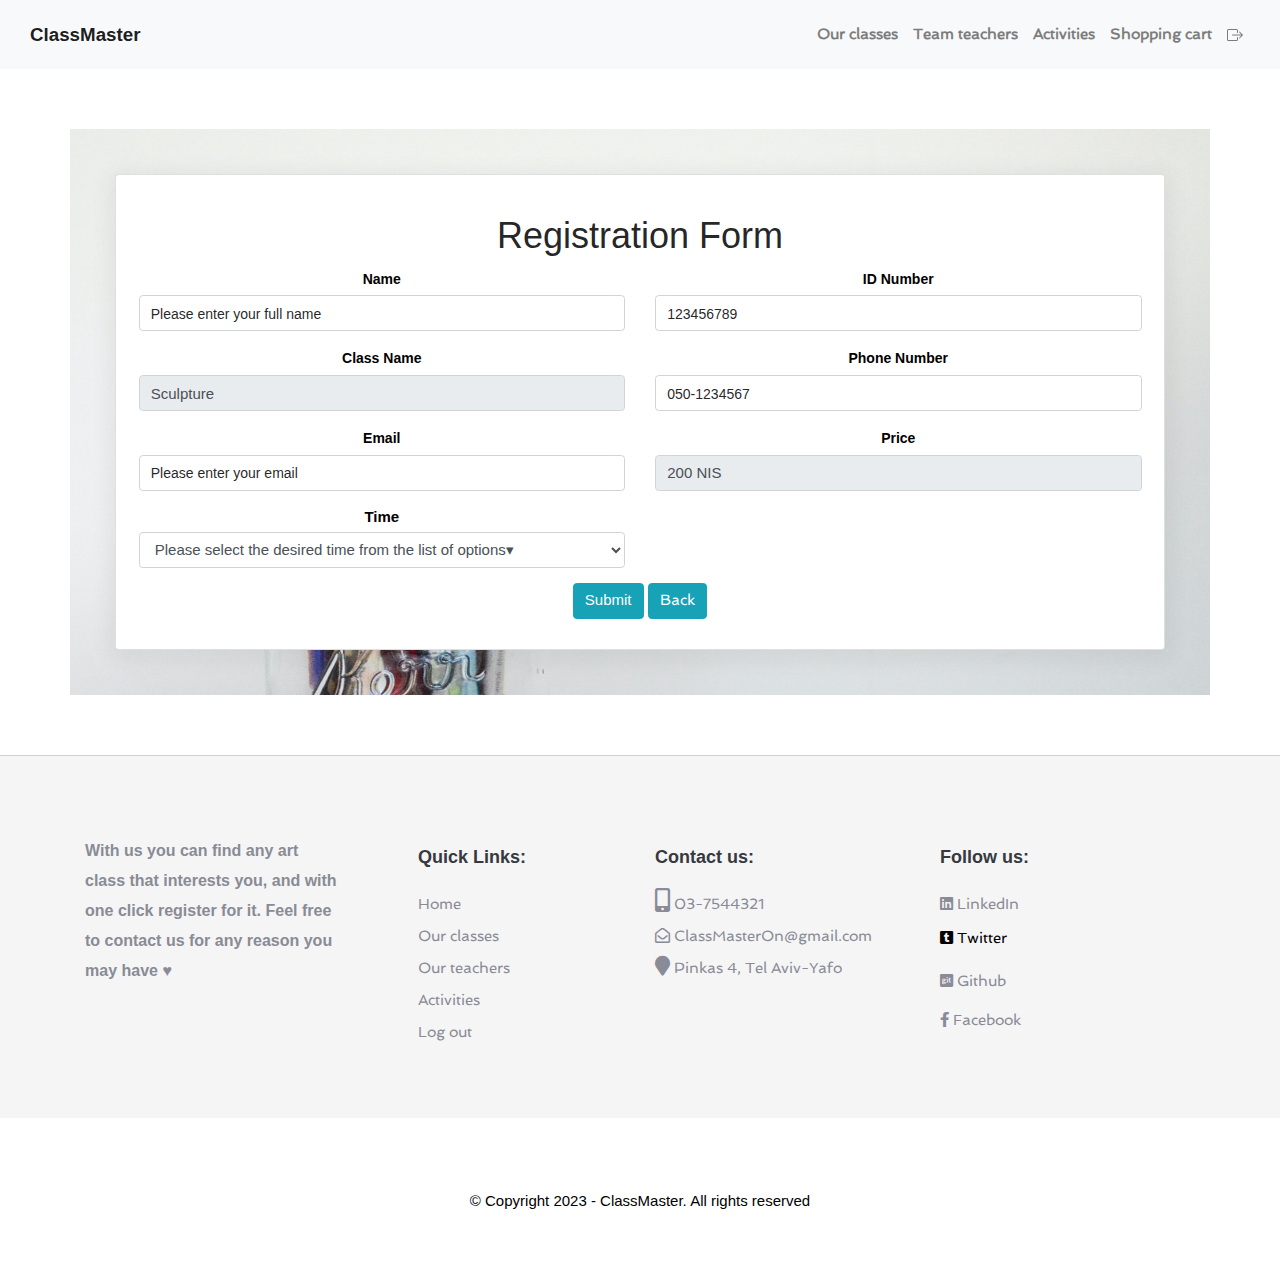
<file: Includes/sculpture.html>
<!DOCTYPE html>
<html lang="en">
	<head>
	  
	  <meta charset="utf-8">
	  <meta name="viewport" content="width=device-width, initial-scale=1">
	  <script src="https://ajax.googleapis.com/ajax/libs/jquery/3.6.1/jquery.min.js"></script>
	  <script src="https://maxcdn.bootstrapcdn.com/bootstrap/3.4.1/js/bootstrap.min.js"></script>
	  <script src="../JS/JS.js"></script>

	  <!--<link rel="icon" href="../Pictures/logo3.jpg" type="image/icon type">-->
  <link rel="stylesheet" type="text/css" href="../Css/classes.css">

  <title>Sculpture class</title>
   <link rel="icon" href="../Pictures/logo4.jpg" type="image/icon type">
   <!-- for navbar-->
  	<link href="https://cdn.jsdelivr.net/npm/bootstrap@5.1.3/dist/css/bootstrap.min.css" rel="stylesheet" integrity="sha384-1BmE4kWBq78iYhFldvKuhfTAU6auU8tT94WrHftjDbrCEXSU1oBoqyl2QvZ6jIW3" crossorigin="anonymous">
<script src="https://cdn.jsdelivr.net/npm/bootstrap@5.1.3/dist/js/bootstrap.bundle.min.js" integrity="sha384-ka7Sk0Gln4gmtz2MlQnikT1wXgYsOg+OMhuP+IlRH9sENBO0LRn5q+8nbTov4+1p" crossorigin="anonymous"></script>
<link rel="stylesheet" type="text/css" href="../Css/cssgooglemaps.css">
  <link rel="stylesheet" href="https://www.w3schools.com/w3css/4/w3.css">
  <link href="https://fonts.googleapis.com/css2?family=Spinnaker&display=swap" rel="stylesheet">
     
     <!-- for icon footer-->
     <link rel="stylesheet" href="https://cdnjs.cloudflare.com/ajax/libs/font-awesome/5.15.3/css/all.min.css">
  
	</head>
	
	<body>
		
      <b>
     <nav class="navbar navbar-expand-lg navbar-light bg-light p-3">
  <div class="container-fluid">
    <a href="../Includes/homepage.html" class="navbar-brand"><b>ClassMaster</b> </a>

    <button class="navbar-toggler" type="button" data-bs-toggle="collapse" data-bs-target="#navbarNavDropdown" aria-controls="navbarNavDropdown" aria-expanded="false" aria-label="Toggle navigation" id="navbarToggleBtn">
      <span class="navbar-toggler-icon"></span>
    </button>

    <div class="collapse navbar-collapse" id="navbarNavDropdown">
      <ul class="navbar-nav ml-auto">
        <li class="nav-item">
          <a class="nav-link" aria-current="page" href="../Includes/classes.html">Our classes</a>
        </li>
        <li class="nav-item">
          <a class="nav-link" href="../Includes/teamTeachers.html">Team teachers</a>
        </li>
        <li class="nav-item">
          <a class="nav-link" href="../Includes/ongoing_activity.html">Activities</a>
        </li>
        <li class="nav-item">
          <a id="shoppingCartLink" class="nav-link" href="../Includes/shoppingcart.php">Shopping cart</a>
        </li>
        <li class="nav-item">
          <a class="nav-link" onclick="logout()" style="cursor: pointer;">
            <svg width="16" height="16" fill="currentColor">
              <path d="M10 12.5a.5.5 0 0 1-.5.5h-8a.5.5 0 0 1-.5-.5v-9a.5.5 0 0 1 .5-.5h8a.5.5 0 0 1 .5.5v2a.5.5 0 0 0 1 0v-2A1.5 1.5 0 0 0 9.5 2h-8A1.5 1.5 0 0 0 0 3.5v9A1.5 1.5 0 0 0 1.5 14h8a1.5 1.5 0 0 0 1.5-1.5v-2a.5.5 0 0 0-1 0v2z" />
              <path d="M15.854 8.354a.5.5 0 0 0 0-.708l-3-3a.5.5 0 0 0-.708.708L14.293 7.5H5.5a.5.5 0 0 0 0 1h8.793l-2.147 2.146a.5.5 0 0 0 .708.708l3-3z" />
            </svg>
          </a>
        </li>
      </ul>
    </div>
  </div>
</nav>

<script src="https://code.jquery.com/jquery-3.6.0.min.js"></script>
<script>
  $(document).ready(function() {
    // Add event listener to the hamburger menu button
    $("#navbarToggleBtn").click(function() {
      // Toggle the collapse state of the menu
      $("#navbarNavDropdown").collapse('toggle');
    });
  });
</script>



    
    </b>

    
	    
 <script>
    document.addEventListener("DOMContentLoaded", function() {
        var isLoggedIn = localStorage.getItem("isLoggedIn");
        var userType = localStorage.getItem("userType");

        if (isLoggedIn === "true") {
            if (userType === "user") {
                // Remove the shopping cart link for user
                var shoppingCartLink = document.getElementById("shoppingCartLink");
                shoppingCartLink.parentNode.removeChild(shoppingCartLink);
            }
        }
    });
</script>
		
		<main>
			<div class="container p-0">
				<form name="myForm" method="post" action="../Includes/registration.php" onsubmit="return validateForm();">
					<!-- Background image -->
					<section class="p-4 p-md-5" 
						style='background-image: url("../Pictures/debby-hudson-MzSqFPLo8CE-unsplash.jpg"); background-repeat: no-repeat;
    background-size: 100% 100%;'>
					<div class="card px-4">
						<h1>Registration Form</h1>
						<div class="row gx-3">
							<div class="col-6">
							
								<div class="d-flex flex-column">
									<p class="text mb-1"><b>Name</b></p>
									<input class="form-control mb-3" type="text" name="fullname" placeholder="Please enter your full name" required="required">
								</div>
							</div>
							
							<div class="col-6">
								<div class="d-flex flex-column">
									<p class="text mb-1"><b>ID Number</b></p>
									<input class="form-control mb-3" type="text" name="id" placeholder="123456789" required="required">
								</div>
							</div>
							<br>
							<div class="col-6">
								<div class="d-flex flex-column">
									<p class="text mb-1"><b>Class Name</b></p>
									<input class="form-control mb-3" type="text" name="ClassName1" value="Sculpture" disabled>
									<input type="hidden" name="classNameValue1" value="Sculpture">
									
								</div>
								
								
							
								
								
							</div>
							
							<div class="col-6">
								<div class="d-flex flex-column">
									<p class="text mb-1"><b>Phone Number</b></p>
									<input class="form-control mb-3" type="text" name="phone" placeholder="050-1234567" required="required">
								</div>
							</div>
							<br>
							<div class="col-6">
								<div class="d-flex flex-column">
									<p class="text mb-1"><b>Email</b></p>
									<input class="form-control mb-3" type="text" name="email" placeholder="Please enter your email" required="required">
								</div>
							</div>
							<div class="col-6">
								<div class="d-flex flex-column">
									<p class="text mb-1"><b>Price</b></p>
									<input class="form-control mb-3" type="text" name="price1" value="200 NIS" disabled>
									<input type="hidden" name="priceValue1" value="200">
									
								</div>
							</div>
							<br>
							<div class="col-md-6">
									<div class="form-group">
										<label for="form_time"><b>Time</b> </label>
										
										<select class="form-control" name="time" placeholder=" Please select a desired time" required="required" data-error="Valid time is required.">
												<option value="" selected disabled>Please select the desired time from the list of options<span class="custom-select-indicator">&#9662;</span></option>
												<option value="Every Sunday: 17:00-19:00"> Every Sunday: 17:00-19:00 </option>
												<option value="Every Wednesday: 16:00-18:00"> Every Wednesday: 16:00-18:00 </option>
												<option value="Every Thursday: 17:00-19:00"> Every Thursday: 17:00-19:00 </option>
												
										</select>
													
									</div>				
								</div>				
							
							<br>
							<div class="col-12">
									<button onclick="showAlert()" class="btn btn-info" type="submit" value="Submit">Submit</button>
									<a class="btn btn-info" href="../Includes/classes.html" role="button">Back</a>
								
							</div>
						</div>
					</div>
					</section>
				</form>
			</div>
		</main>
		
 <!--footer-->
  <footer class="footer-area footer--light">
  <div class="footer-big">
    <!-- start .container -->
    <div class="container">
      <div class="row">
        <div class="col-md-3 col-sm-12">
          <div class="footer-widget">
            <div class="widget-about">
              
              <p class="pha"><b>With us you can find any art class that interests you, and with one click register for it. Feel free to contact us for any reason you may have ♥</b></p>
              
            </div>
          </div>
          <!-- Ends: .footer-widget -->
        </div>
        <!-- end /.col-md-4 -->
     
        <!-- end /.col-md-3 -->

        <div class="col-md-3 col-sm-4">
          <div class="footer-widget">
            <div class="footer-menu">
              <h4 class="footer-widget-title tit"><b>Quick Links:</b></h4>
              <ul>
                <li class="li1">
                  <a href="../Includes/homepage.html" class="aaa">Home</a>
                </li>
                <li class="li1">
                  <a href="../Includes/classes.html" class="aaa">Our classes</a>
                </li>
                <li class="li1">
                  <a href="../Includes/teamTeachers.html" class="aaa">Our teachers</a>
                </li>
                <li class="li1">
                  <a href="../Includes/ongoing_activity.html" class="aaa">Activities</a>
                </li>
                 <li class="li1">
                            
        		    <a  onclick="logout()" class="aaa" style="cursor: pointer;">Log out</a>
                </li>
               
                
                
              </ul>
            </div>
            <!-- end /.footer-menu -->
          </div>
          <!-- Ends: .footer-widget -->
        </div>
        <!-- end /.col-lg-3 -->

        <div class="col-md-3 col-sm-4">
          <div class="footer-widget">
            <div class="footer-menu no-padding">
              <h4 class="footer-widget-title tit"><b>Contact us:</b></h4>
              <ul>
				<li class="li1">
				<i class="fas fa-mobile-alt" style="font-size:24px"></i>
                  <a href="tel:344-755-111" class="aaa">03-7544321</a>
               </li>
                <li class="li1">
                   <i class="far fa-envelope-open" ></i> 
                 <a href="mailto:ClassMasterOn@gmail.com" title="click to send mail">ClassMasterOn@gmail.com</a>
                </li>
				<li class="li1">
				
				<i class="fa fa-map-marker"style="font-size:20px;"></i> <a href="#" onclick="openMapPopup('Pinkas 4, Tel Aviv-Yafo')">Pinkas 4, Tel Aviv-Yafo</a></a>
				</li>

               	<script>
function openMapPopup(address) {
    event.preventDefault();
  // Create a URL for the Google Maps location based on the address
  var mapUrl = 'https://www.google.com/maps?q=' + encodeURIComponent(address) ;
  
  // Set the width and height of the pop-up window
  var width = 600;
  var height = 400;
  
  // Calculate the position of the pop-up window to center it on the screen
  var left = (window.innerWidth - width) / 2;
  var top = (window.innerHeight - height) / 2;
  
  // Open the pop-up window with the Google Maps URL
  window.open(mapUrl, 'Map', 'width=' + width + ',height=' + height + ',left=' + left + ',top=' + top);
}
</script>
               	
              </ul>
            </div>
            <!-- end /.footer-menu -->
          </div>
          <!-- Ends: .footer-widget -->
        </div>
        <!-- Ends: .col-lg-3 -->
		<div class="col-md-3 col-sm-4">
          <div class="footer-widget">
            <div class="footer-menu no-padding">
              <h4 class="footer-widget-title tit"><b>Follow us:</b></h4>
             <ul class="list-group">
			  <li  class="list-group-item bg-transparent li1 border-0 p-0 mb-2">
				<a ><i class="fab fa-linkedin"></i> LinkedIn</a>
			  </li>
				 <a ><i class="fab fa-tumblr-square"></i> Twitter</a>       
			  <li class="list-group-item bg-transparent li1 border-0 p-0 mb-2">
			  <li class="list-group-item bg-transparent li1 border-0 p-0 mb-2"> 
			  
			  <li class="list-group-item bg-transparent li1 border-0 p-0 mb-2">
				<a href="https://github.com/maybakoch/classmaster" class="aaa" target="_blank"><i class="fab fa-git-square"></i> Github</a>
				
				<li class="list-group-item bg-transparent li1 border-0 p-0 mb-2">
				<a class="aaa" target="_blank"><i class="fab fa-facebook-f" ></i> Facebook</a>
			  </li>
			 </ul>
            
			</div>
		  </div>
		</div>
   </div>
     
      <!-- end /.row -->
    </div>
    <!-- end /.container -->
  </div>
  <!-- end /.footer-big -->

  <div class="mini-footer">
    <div class="container">
      <div class="row">
        <div class="col-md-12">
          <div class="copyright-text">
            
               © Copyright 2023 - ClassMaster.  All rights reserved 
			  
              
           
          </div>

          
        </div>
      </div>
    </div>
  </div>
</footer>
  </body>

</html>
</file>
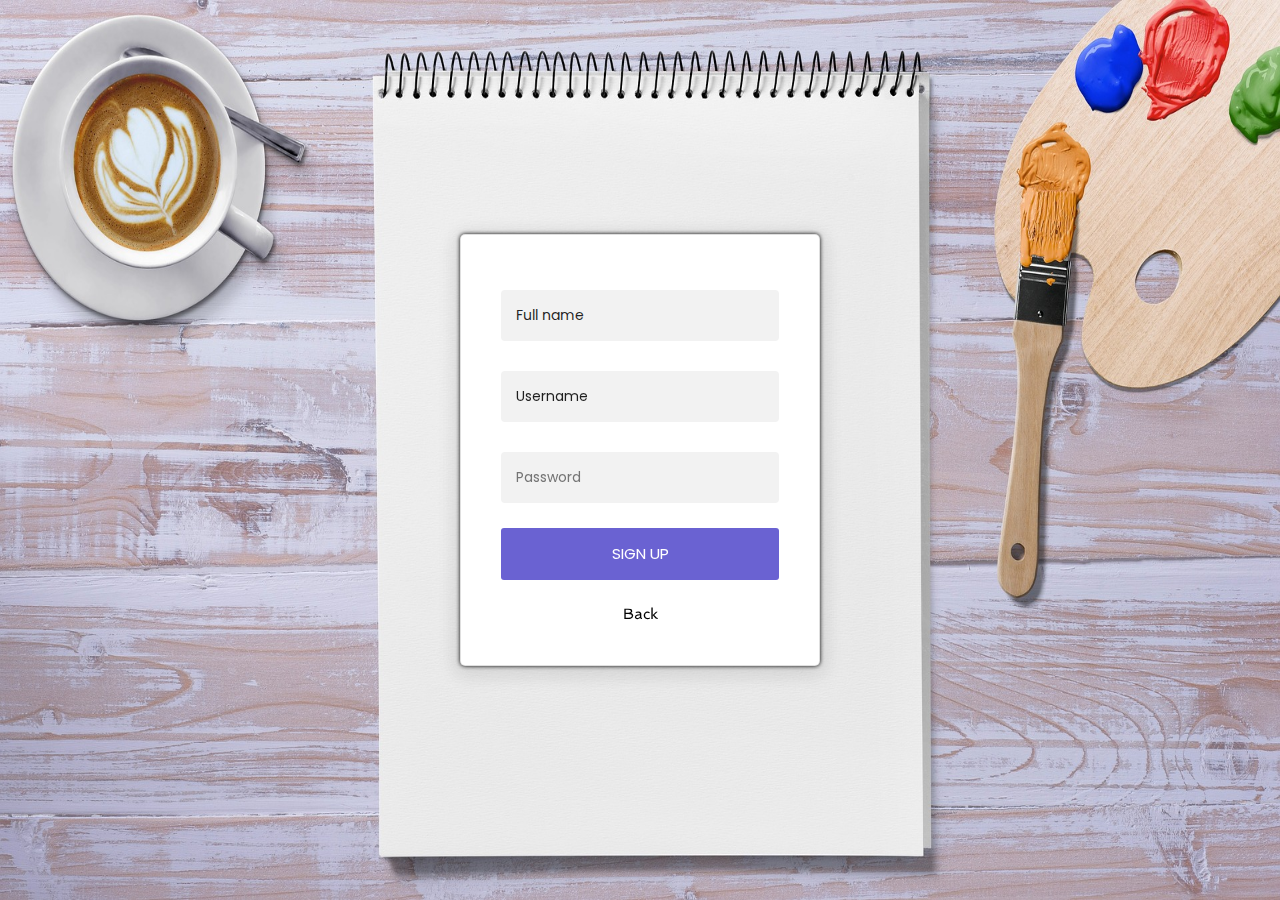
<file: Includes/signup.html>
<!DOCTYPE html>
<html>
<head>
        <meta charset="utf-8">
	  <meta name="viewport" content="width=device-width, initial-scale=1">
	  <script src="https://ajax.googleapis.com/ajax/libs/jquery/3.6.1/jquery.min.js"></script>
	  <script src="https://maxcdn.bootstrapcdn.com/bootstrap/3.4.1/js/bootstrap.min.js"></script>
	  <script src="../JS/JS.js"></script>

	  <!--<link rel="icon" href="../Pictures/logo3.jpg" type="image/icon type">-->
  <link rel="stylesheet" type="text/css" href="../Css/classes.css">

  <title>Class master</title>
   <link rel="icon" href="../Pictures/logo4.jpg" type="image/icon type">
   <!-- for navbar-->
  	<link href="https://cdn.jsdelivr.net/npm/bootstrap@5.1.3/dist/css/bootstrap.min.css" rel="stylesheet" integrity="sha384-1BmE4kWBq78iYhFldvKuhfTAU6auU8tT94WrHftjDbrCEXSU1oBoqyl2QvZ6jIW3" crossorigin="anonymous">
<script src="https://cdn.jsdelivr.net/npm/bootstrap@5.1.3/dist/js/bootstrap.bundle.min.js" integrity="sha384-ka7Sk0Gln4gmtz2MlQnikT1wXgYsOg+OMhuP+IlRH9sENBO0LRn5q+8nbTov4+1p" crossorigin="anonymous"></script>
<link rel="stylesheet" type="text/css" href="../Css/cssgooglemaps.css">
  <link rel="stylesheet" href="https://www.w3schools.com/w3css/4/w3.css">
  <link href="https://fonts.googleapis.com/css2?family=Spinnaker&display=swap" rel="stylesheet">
     
     <!-- for icon footer-->
     <link rel="stylesheet" href="https://cdnjs.cloudflare.com/ajax/libs/font-awesome/5.15.3/css/all.min.css">
     <style>
@import url('https://fonts.googleapis.com/css2?family=Poppins:ital,wght@0,200;0,400;0,500;0,600;0,700;1,100;1,200;1,300&display=swap');
* {
  margin: 0;
  padding: 0;
  box-sizing: border-box;
  font-family: "Poppins", sans-serif;

}

body{
    

    background-image: url("../Pictures/paper-3204064_1920.jpg");
   background-repeat: no-repeat;
    background-size: 100% 100%;
    background-position: center;
  
  
    
}

.login-page {
    height: 100vh;
    width: 100%;
    align-items: center;
    display: flex;
    justify-content: center;
}

.form {
  position: relative;
  filter:drop-shadow(0 0 2px #000000);
  border-radius: 5px;
  width: 360px;
  
  background-color: #ffffff;
  padding:40px;
}

.form img {
    position: absolute;
    height: 20px;
    top: 230px;
    right: 60px;
    cursor: pointer;
}

.form input {
    outline: 0;
    background: #f2f2f2;
    border-radius: 4px;
    width: 100%;
    border: 0;
    margin: 15px 0;
    padding: 15px;
    font-size: 14px;
}

.form input:focus {
    box-shadow: 0 0 5px 0 rgba(106, 98, 210);
}

span {
    color: red;
    margin: 10px 0;
    font-size: 14px;
}

.form button {
    outline: 0;
    background: #6a62d2;
    width: 100%;
    border: 0;
    margin-top: 10px;
    border-radius: 3px;
    padding: 15px;
    color: #FFFFFF;
    font-size: 15px;
    -webkit-transition: all 0.3 ease;
    transition: all 0.4s ease-in-out;
    cursor: pointer;
}

.form button:hover,
.form button:active,
.form button:focus {
    background: black;
    color: #fff;

}

.message{
    margin: 15px 0;
    text-align: center;

}
.form .message a {
    font-size: 14px;
    color: #6a62d2;
    text-decoration: none;
}
h1 {
    color:white;
}

	</style>
  <script>
      function singupvalid() {
   
	var regName = /^[a-zA-Z\s]+$/;
    var Fullname = document.myForm.fullname;
    if(!regName.test(Fullname.value)){
        alert('Please enter a valid name.');
        Fullname.focus();
        return false;
	}
	
	
	
	var password = document.myForm.password;
	if (password.value.length<6)
   {
        window.alert("Error! Please enter a password that is longer than 6 characters.");
        password.focus();
        return false;
   }
}
  </script>
  
</head>
<body>
    
    
                
               
<div class="login-page">
	<div class="form card">
			 <form class="login-form" method="POST" action="../Includes/signup.php" name="myForm" onsubmit="return singupvalid();">
			     <input type="text" required placeholder="Full name" name="fullname" id="fullname" />
                <input type="text" required placeholder="Username" name="username" id="username"  />
                  <input type="password" required placeholder="Password" name="password" id="password" />
                
                
                <button type="submit" name="submit" value="submit">SIGN UP</button>
                <br>
                <br>
                <a href="../index.html" role="button">Back</a>
                
            </form>
            </div>
            </div>
</body>
</html>
</file>
<file: Css/classes.css>
.modal {
  display: none;
  position: fixed;
  z-index: 9999;
  left: 0;
  top: 0;
  width: 100%;
  height: 100%;
  overflow: auto;
  background-color: rgba(0, 0, 0, 0.5);
}

.modal-content {
  background-color: #fefefe;
  margin: 10% auto;
  padding: 20px;
  border: 1px solid #888;
  width: 80%;
  max-width: 600px;
}

.close {
  color: #aaa;
  float: right;
  font-size: 28px;
  font-weight: bold;
  cursor: pointer;
}

#map {
  height: 400px;
}





/*navbar*/

.floatt{float:right;}



/*HomePagegpage*/


   
   
/*ogoingpage*/
/* Button used to open the feedback form - fixed at the bottom of the page */
.open-button {
            background-color: #555;
            color: white;
            padding: 16px 20px;
            border: none;
            cursor: pointer;
            opacity: 0.8;
         
            bottom: 23px;
            right: 28px;
            width: 280px;
}
          
          /* The popup form - hidden by default */
.form-popup {
            font-size: 12px;
            display: none;
            position: fixed;
            bottom: 0;
            right: 15px;
            border: 3px solid #f1f1f1;
            z-index: 9;
}
          
          /* Add styles to the form container */
.form-container {
            max-width: 400px;
            padding: 10px;
            background-color: white;
}
          
          /* Full-width input fields */
.form-container input[type=text], .form-container textarea {
            width: 100%;
            height: auto;
            padding: 5px;
            margin: 5px 0 22px 0;
            border: none;
            background: #f1f1f1;
}
          
          /* When the inputs get focus, do something */
.form-container input[type=text]:focus, .form-container textarea:focus {
            background-color: #ddd;
            outline: none;
}
          
          /* Set a style for the submit button */
.form-container .btn {
            background-color: rgba(152, 157, 220, 1);
            color: white;
            padding: 16px 20px;
            border: none;
            cursor: pointer;
            width: 100%;
            margin-bottom:10px;
            opacity: 0.8;
}
          
          /* Add a red background color to the cancel button */
.form-container .cancel {
            background-color: rgba(239, 203, 88, 1);
}
          
          /* Add some hover effects to buttons */
.form-container .btn:hover, .open-button:hover {
            opacity: 1;
}





/*classes style*/



.classes {
  font-family: 'Montserrat';
  font-style: Italic;
  background-image: url("https://images.pexels.com/photos/255379/pexels-photo-255379.jpeg?auto=compress&cs=tinysrgb&dpr=2&h=650&w=940");
  background-attachment: fixed;
  background-position: center;
  background-repeat: no-repeat;
  background-size: cover;
  padding:20px;
  
}

.headerr {
   
  text-align: center;
  padding: 20px;
  font-size:20px;
}

/* Responsive layout - makes a two column-layout instead of four columns */
@media (max-width: 800px) {
  .column {
    flex: 46%;
    max-width: 46%;
  }
}


.card-title {
  font-weight:bold;
  text-align: center;
}
.card-text {
  text-align: justify;
}

.modal-header {
  background-image: linear-gradient(#7FDBFF,white);
}
.modal-footer {
  background-image: linear-gradient(white,#7FDBFF);
}
#left-panel-link {
  position: relative;
  left: 5%;
  background-color: #555;
  color: white;
  font-size: 16px;
  padding: 12px 20px;
  border: none;
  cursor: pointer;
  border-radius: 5px;
}
#right-panel-link {
  position: absolute;
  right: 10%;
  background-color: #555;
  color: white;
  font-size: 16px;
  padding: 12px 20px;
  border: none;
  cursor: pointer;
  border-radius: 5px;
}
.sep {
  height: 25px;
}
.tal{
text-align: center;


}

/* team teachers */

*{
  font-family:Nunito, sans-serif;
}
.responsive-cell-block{
  min-height:75px;
}
.text-blk{
  margin-top:0px;
  margin-right:0px;
  margin-bottom:0px;
  margin-left:0px;
  line-height:25px;
}
.responsive-container-block{
  min-height:75px;
  height:fit-content;
  width:100%;
  display:flex;
  flex-wrap:wrap;
  margin-top:0px;
  margin-right:auto;
  margin-bottom:0px;
  margin-left:auto;
  justify-content:space-evenly;
}
.team-head-text{
  font-size:48px;
  font-weight:900;
  text-align:center;
}
.team-head-text{
  line-height:50px;
  width:100%;
  margin-top:0px;
  margin-right:0px;
  margin-bottom:50px;
  margin-left:0px;
}
.container{
  max-width:1380px;
  margin-top:60px;
  margin-right:auto;
  margin-bottom:60px;
  margin-left:auto;
  padding-top:0px;
  padding-right:30px;
  padding-bottom:0px;
  padding-left:30px;
}
.card{
  text-align:center;
  box-shadow:rgba(0, 0, 0, 0.05) 0px 4px 20px 7px;
  display:flex;
  flex-direction:column;
  align-items:center;
  padding-top:30px;
  padding-right:25px;
  padding-bottom:30px;
  padding-left:25px;
}
.card-container{
  width:280px;
  margin-top:0px;
  margin-right:10px;
  margin-bottom:25px;
  margin-left:10px;
}
.name{
  margin-top:20px;
  margin-right:0px;
  margin-bottom:5px;
  margin-left:0px;
  font-size:18px;
  font-weight:800;
}
.position{
  margin-top:0px;
  margin-right:0px;
  margin-bottom:10px;
  margin-left:0px;
}
.feature-text{
  margin-top:0px;
  margin-right:0px;
  margin-bottom:20px;
  margin-left:0px;
  color:rgb(122, 122, 122);
  line-height:30px;
}
.social-icons{
  width:70px;
  display:flex;
  justify-content:space-between;
}
.team-image-wrapper{
  clip-path:circle(50% at 50% 50%);
  width:130px;
  height:130px;
}
.team-member-image {
  max-width: 100%;
}
@media (max-width: 500px){
  .card-container{
    width:100%;
    margin-top:0px;
    margin-right:0px;
    margin-bottom:25px;
    margin-left:0px;
  }
}



/*footer style*/

@import url(https://fonts.googleapis.com/css?family=Rubik:300,400,500,700);

ul {
 padding:0;
 margin:0
}
.li1 {
 list-style:none
}
a:focus,a:hover {
 text-decoration:none;
 -webkit-transition:.3s ease;
 -o-transition:.3s ease;
 transition:.3s ease
}
a:focus {
 outline:0
}

.pha {
 font-size:16px;
 line-height:30px;
 color:#898b96;
 font-weight:300
}
.tit {
 font-family:Rubik,sans-serif;
 margin:0;
 font-weight:400;
 padding:0;
 color:#363940
}
.aaa {
 color:#5867dd
}
.no-padding {
 padding:0!important
}
.go_top {
 line-height:40px;
 cursor:pointer;
 width:40px;
 background:#5867dd;
 color:#fff;
 position:fixed;
 -webkit-box-shadow:0 4px 4px rgba(0,0,0,.1);
 box-shadow:0 4px 4px rgba(0,0,0,.1);
 -webkit-border-radius:50%;
 border-radius:50%;
 right:-webkit-calc((100% - 1140px)/ 2);
 right:calc((100% - 1140px)/ 2);
 z-index:111;
 bottom:10px;
 text-align:center
}
.go_top span {
 display:inline-block
}
.footer-big {
 padding:20px 0 10px 0
}





.footer--light {
 background:#f5f5f5
}




.footer-big .footer-menu ul li a,.footer-big p,.footer-big ul li {
 color:#898b96
}
.footer-menu {
 padding-left:48px
}
.footer-menu ul li a {
 font-size:15px;
 line-height:32px;
 -webkit-transition:.3s;
 -o-transition:.3s;
 transition:.3s
}
.footer-menu ul li a:hover {
 color:#5867dd
}
.footer-menu--1 {
 width:100%
}
.footer-widget-title {
 line-height:42px;
 margin-bottom:10px;
 font-size:18px
}
.mini-footer {
 background:white;
 text-align:center;
 padding:12px 0
}
.mini-footer p {
 margin:0;
 line-height:26px;
 font-size:15px;
 color:#999
}
.mini-footer p a {
 color:#5867dd
}
.mini-footer p a:hover {
 color:#34bfa3
}
.widget-about img {
 display:block;
 margin-bottom:10px
}
.widget-about p {
 font-weight:400
}
.widget-about .contact-details {
 margin:10px 0 0 0
}
.widget-about .contact-details li {
 margin-bottom:0px
}
.widget-about .contact-details li:last-child {
 margin-bottom:0
}
.widget-about .contact-details li span {
 padding-right:12px
}
.widget-about .contact-details li a {
 color:#5867dd
}
@media (max-width:991px) {
 .footer-menu {
  padding-left:0
 }
}
</file>
<file: Css/cssgooglemaps.css>
.ui-menu-item-wrapper {
            font-family: 'Poppins';
            font-size: 15px;
        }

        body,
        h1,
        h2,
        h3,
        h4,
        h5,
        p,
        a {
            font-family: 'Spinnaker', sans-serif;
        }
   



	/*
  	Flaticon icon font: Flaticon
  	Creation date: 28/11/2019 06:06 
  	*/

@font-face {
  font-family: "Flaticon";
  src: url("./Flaticon.eot");
  src: url("./Flaticon.eot?#iefix") format("embedded-opentype"),
       url("./Flaticon.woff2") format("woff2"),
       url("./Flaticon.woff") format("woff"),
       url("./Flaticon.ttf") format("truetype"),
       url("./Flaticon.svg#Flaticon") format("svg");
  font-weight: normal;
  font-style: normal;
}

@media screen and (-webkit-min-device-pixel-ratio:0) {
  @font-face {
    font-family: "Flaticon";
    src: url("./Flaticon.svg#Flaticon") format("svg");
  }
}

[class^="flaticon-"]:before, [class*=" flaticon-"]:before,
[class^="flaticon-"]:after, [class*=" flaticon-"]:after {   
  font-family: Flaticon;
        font-size: 20px;
font-style: normal;
margin-left: 20px;
}

.flaticon-rewind:before { content: "\f100"; }
.flaticon-breadbox:before { content: "\f101"; }
.flaticon-gift:before { content: "\f102"; }
.flaticon-heart-1:before { content: "\f103"; }
.flaticon-credit-card:before { content: "\f104"; }
.flaticon-wallet:before { content: "\f105"; }
.flaticon-support:before { content: "\f106"; }
.flaticon-shipped:before { content: "\f107"; }
.flaticon-tag:before { content: "\f108"; }
.flaticon-refer:before { content: "\f109"; }
.flaticon-diamond:before { content: "\f10a"; }
.flaticon-user:before { content: "\f10b"; }
.flaticon-board-games-with-roles:before { content: "\f10c"; }
.flaticon-takeaway:before { content: "\f10d"; }
.flaticon-android:before { content: "\f10e"; }
.flaticon-credit-card-1:before { content: "\f10f"; }
.flaticon-wallet-1:before { content: "\f110"; }
.flaticon-help:before { content: "\f111"; }
.flaticon-package:before { content: "\f112"; }
.flaticon-truck:before { content: "\f113"; }
.flaticon-shield:before { content: "\f114"; }
.flaticon-guarantee:before { content: "\f115"; }
.flaticon-app:before { content: "\f116"; }
.flaticon-app-file-symbol:before { content: "\f117"; }





/*!
 * Bootstrap v4.3.1 (https://getbootstrap.com/)
 * Copyright 2011-2019 The Bootstrap Authors
 * Copyright 2011-2019 Twitter, Inc.
 * Licensed under MIT (https://github.com/twbs/bootstrap/blob/master/LICENSE)
 */:root{--blue:#007bff;--indigo:#6610f2;--purple:#6f42c1;--pink:#e83e8c;--red:#dc3545;--orange:#fd7e14;--yellow:#ffc107;--green:#28a745;--teal:#20c997;--cyan:#17a2b8;--white:#fff;--gray:#6c757d;--gray-dark:#343a40;--primary:#007bff;--secondary:#6c757d;--success:#28a745;--info:#17a2b8;--warning:#ffc107;--danger:#dc3545;--light:#f8f9fa;--dark:#343a40;--breakpoint-xs:0;--breakpoint-sm:576px;--breakpoint-md:768px;--breakpoint-lg:992px;--breakpoint-xl:1200px;--font-family-sans-serif:-apple-system,BlinkMacSystemFont,"Segoe UI",Roboto,"Helvetica Neue",Arial,"Noto Sans",sans-serif,"Apple Color Emoji","Segoe UI Emoji","Segoe UI Symbol","Noto Color Emoji";--font-family-monospace:SFMono-Regular,Menlo,Monaco,Consolas,"Liberation Mono","Courier New",monospace}*,::after,::before{box-sizing:border-box}html{font-family:sans-serif;line-height:1.15;-webkit-text-size-adjust:100%;-webkit-tap-highlight-color:transparent}article,aside,figcaption,figure,footer,header,hgroup,main,nav,section{display:block}body{margin:0;font-family:-apple-system,BlinkMacSystemFont,"Segoe UI",Roboto,"Helvetica Neue",Arial,"Noto Sans",sans-serif,"Apple Color Emoji","Segoe UI Emoji","Segoe UI Symbol","Noto Color Emoji";font-size:1rem;font-weight:400;line-height:1.5;color:#212529;text-align:left;background-color:#fff}[tabindex="-1"]:focus{outline:0!important}hr{box-sizing:content-box;height:0;overflow:visible}h1,h2,h3,h4,h5,h6{margin-top:0;margin-bottom:.5rem}p{margin-top:0;margin-bottom:1rem}abbr[data-original-title],abbr[title]{text-decoration:underline;-webkit-text-decoration:underline dotted;text-decoration:underline dotted;cursor:help;border-bottom:0;-webkit-text-decoration-skip-ink:none;text-decoration-skip-ink:none}address{margin-bottom:1rem;font-style:normal;line-height:inherit}dl,ol,ul{margin-top:0;margin-bottom:1rem}ol ol,ol ul,ul ol,ul ul{margin-bottom:0}dt{font-weight:700}dd{margin-bottom:.5rem;margin-left:0}blockquote{margin:0 0 1rem}b,strong{font-weight:bolder}small{font-size:80%}sub,sup{position:relative;font-size:75%;line-height:0;vertical-align:baseline}sub{bottom:-.25em}sup{top:-.5em}a{color:#007bff;text-decoration:none;background-color:transparent}a:hover{color:#0056b3;text-decoration:underline}a:not([href]):not([tabindex]){color:inherit;text-decoration:none}a:not([href]):not([tabindex]):focus,a:not([href]):not([tabindex]):hover{color:inherit;text-decoration:none}a:not([href]):not([tabindex]):focus{outline:0}code,kbd,pre,samp{font-family:SFMono-Regular,Menlo,Monaco,Consolas,"Liberation Mono","Courier New",monospace;font-size:1em}pre{margin-top:0;margin-bottom:1rem;overflow:auto}figure{margin:0 0 1rem}img{vertical-align:middle;border-style:none}svg{overflow:hidden;vertical-align:middle}table{border-collapse:collapse}caption{padding-top:.75rem;padding-bottom:.75rem;color:#6c757d;text-align:left;caption-side:bottom}th{text-align:inherit}label{display:inline-block;margin-bottom:.5rem}button{border-radius:0}button:focus{outline:1px dotted;outline:5px auto -webkit-focus-ring-color}button,input,optgroup,select,textarea{margin:0;font-family:inherit;font-size:inherit;line-height:inherit}button,input{overflow:visible}button,select{text-transform:none}select{word-wrap:normal}[type=button],[type=reset],[type=submit],button{-webkit-appearance:button}[type=button]:not(:disabled),[type=reset]:not(:disabled),[type=submit]:not(:disabled),button:not(:disabled){cursor:pointer}[type=button]::-moz-focus-inner,[type=reset]::-moz-focus-inner,[type=submit]::-moz-focus-inner,button::-moz-focus-inner{padding:0;border-style:none}input[type=checkbox],input[type=radio]{box-sizing:border-box;padding:0}input[type=date],input[type=datetime-local],input[type=month],input[type=time]{-webkit-appearance:listbox}textarea{overflow:auto;resize:vertical}fieldset{min-width:0;padding:0;margin:0;border:0}legend{display:block;width:100%;max-width:100%;padding:0;margin-bottom:.5rem;font-size:1.5rem;line-height:inherit;color:inherit;white-space:normal}progress{vertical-align:baseline}[type=number]::-webkit-inner-spin-button,[type=number]::-webkit-outer-spin-button{height:auto}[type=search]{outline-offset:-2px;-webkit-appearance:none}[type=search]::-webkit-search-decoration{-webkit-appearance:none}::-webkit-file-upload-button{font:inherit;-webkit-appearance:button}output{display:inline-block}summary{display:list-item;cursor:pointer}template{display:none}[hidden]{display:none!important}.h1,.h2,.h3,.h4,.h5,.h6,h1,h2,h3,h4,h5,h6{margin-bottom:.5rem;font-weight:500;line-height:1.2}.h1,h1{font-size:2.5rem}.h2,h2{font-size:2rem}.h3,h3{font-size:1.75rem}.h4,h4{font-size:1.5rem}.h5,h5{font-size:1.25rem}.h6,h6{font-size:1rem}.lead{font-size:1.25rem;font-weight:300}.display-1{font-size:6rem;font-weight:300;line-height:1.2}.display-2{font-size:5.5rem;font-weight:300;line-height:1.2}.display-3{font-size:4.5rem;font-weight:300;line-height:1.2}.display-4{font-size:3.5rem;font-weight:300;line-height:1.2}hr{margin-top:1rem;margin-bottom:1rem;border:0;border-top:1px solid rgba(0,0,0,.1)}.small,small{font-size:80%;font-weight:400}.mark,mark{padding:.2em;background-color:#fcf8e3}.list-unstyled{padding-left:0;list-style:none}.list-inline{padding-left:0;list-style:none}.list-inline-item{display:inline-block}.list-inline-item:not(:last-child){margin-right:.5rem}.initialism{font-size:90%;text-transform:uppercase}.blockquote{margin-bottom:1rem;font-size:1.25rem}.blockquote-footer{display:block;font-size:80%;color:#6c757d}.blockquote-footer::before{content:"\2014\00A0"}.img-fluid{max-width:100%;height:auto}.img-thumbnail{padding:.25rem;background-color:#fff;border:1px solid #dee2e6;border-radius:.25rem;max-width:100%;height:auto}.figure{display:inline-block}.figure-img{margin-bottom:.5rem;line-height:1}.figure-caption{font-size:90%;color:#6c757d}code{font-size:87.5%;color:#e83e8c;word-break:break-word}a>code{color:inherit}kbd{padding:.2rem .4rem;font-size:87.5%;color:#fff;background-color:#212529;border-radius:.2rem}kbd kbd{padding:0;font-size:100%;font-weight:700}pre{display:block;font-size:87.5%;color:#212529}pre code{font-size:inherit;color:inherit;word-break:normal}.pre-scrollable{max-height:340px;overflow-y:scroll}.container{width:100%;padding-right:15px;padding-left:15px;margin-right:auto;margin-left:auto}@media (min-width:576px){.container{max-width:540px}}@media (min-width:768px){.container{max-width:720px}}@media (min-width:992px){.container{max-width:960px}}@media (min-width:1200px){.container{max-width:1140px}}.container-fluid{width:100%;padding-right:15px;padding-left:15px;margin-right:auto;margin-left:auto}.row{display:-ms-flexbox;display:flex;-ms-flex-wrap:wrap;flex-wrap:wrap;margin-right:-15px;margin-left:-15px}.no-gutters{margin-right:0;margin-left:0}.no-gutters>.col,.no-gutters>[class*=col-]{padding-right:0;padding-left:0}.col,.col-1,.col-10,.col-11,.col-12,.col-2,.col-3,.col-4,.col-5,.col-6,.col-7,.col-8,.col-9,.col-auto,.col-lg,.col-lg-1,.col-lg-10,.col-lg-11,.col-lg-12,.col-lg-2,.col-lg-3,.col-lg-4,.col-lg-5,.col-lg-6,.col-lg-7,.col-lg-8,.col-lg-9,.col-lg-auto,.col-md,.col-md-1,.col-md-10,.col-md-11,.col-md-12,.col-md-2,.col-md-3,.col-md-4,.col-md-5,.col-md-6,.col-md-7,.col-md-8,.col-md-9,.col-md-auto,.col-sm,.col-sm-1,.col-sm-10,.col-sm-11,.col-sm-12,.col-sm-2,.col-sm-3,.col-sm-4,.col-sm-5,.col-sm-6,.col-sm-7,.col-sm-8,.col-sm-9,.col-sm-auto,.col-xl,.col-xl-1,.col-xl-10,.col-xl-11,.col-xl-12,.col-xl-2,.col-xl-3,.col-xl-4,.col-xl-5,.col-xl-6,.col-xl-7,.col-xl-8,.col-xl-9,.col-xl-auto{position:relative;width:100%;padding-right:15px;padding-left:15px}.col{-ms-flex-preferred-size:0;flex-basis:0;-ms-flex-positive:1;flex-grow:1;max-width:100%}.col-auto{-ms-flex:0 0 auto;flex:0 0 auto;width:auto;max-width:100%}.col-1{-ms-flex:0 0 8.333333%;flex:0 0 8.333333%;max-width:8.333333%}.col-2{-ms-flex:0 0 16.666667%;flex:0 0 16.666667%;max-width:16.666667%}.col-3{-ms-flex:0 0 25%;flex:0 0 25%;max-width:25%}.col-4{-ms-flex:0 0 33.333333%;flex:0 0 33.333333%;max-width:33.333333%}.col-5{-ms-flex:0 0 41.666667%;flex:0 0 41.666667%;max-width:41.666667%}.col-6{-ms-flex:0 0 50%;flex:0 0 50%;max-width:50%}.col-7{-ms-flex:0 0 58.333333%;flex:0 0 58.333333%;max-width:58.333333%}.col-8{-ms-flex:0 0 66.666667%;flex:0 0 66.666667%;max-width:66.666667%}.col-9{-ms-flex:0 0 75%;flex:0 0 75%;max-width:75%}.col-10{-ms-flex:0 0 83.333333%;flex:0 0 83.333333%;max-width:83.333333%}.col-11{-ms-flex:0 0 91.666667%;flex:0 0 91.666667%;max-width:91.666667%}.col-12{-ms-flex:0 0 100%;flex:0 0 100%;max-width:100%}.order-first{-ms-flex-order:-1;order:-1}.order-last{-ms-flex-order:13;order:13}.order-0{-ms-flex-order:0;order:0}.order-1{-ms-flex-order:1;order:1}.order-2{-ms-flex-order:2;order:2}.order-3{-ms-flex-order:3;order:3}.order-4{-ms-flex-order:4;order:4}.order-5{-ms-flex-order:5;order:5}.order-6{-ms-flex-order:6;order:6}.order-7{-ms-flex-order:7;order:7}.order-8{-ms-flex-order:8;order:8}.order-9{-ms-flex-order:9;order:9}.order-10{-ms-flex-order:10;order:10}.order-11{-ms-flex-order:11;order:11}.order-12{-ms-flex-order:12;order:12}.offset-1{margin-left:8.333333%}.offset-2{margin-left:16.666667%}.offset-3{margin-left:25%}.offset-4{margin-left:33.333333%}.offset-5{margin-left:41.666667%}.offset-6{margin-left:50%}.offset-7{margin-left:58.333333%}.offset-8{margin-left:66.666667%}.offset-9{margin-left:75%}.offset-10{margin-left:83.333333%}.offset-11{margin-left:91.666667%}@media (min-width:576px){.col-sm{-ms-flex-preferred-size:0;flex-basis:0;-ms-flex-positive:1;flex-grow:1;max-width:100%}.col-sm-auto{-ms-flex:0 0 auto;flex:0 0 auto;width:auto;max-width:100%}.col-sm-1{-ms-flex:0 0 8.333333%;flex:0 0 8.333333%;max-width:8.333333%}.col-sm-2{-ms-flex:0 0 16.666667%;flex:0 0 16.666667%;max-width:16.666667%}.col-sm-3{-ms-flex:0 0 25%;flex:0 0 25%;max-width:25%}.col-sm-4{-ms-flex:0 0 33.333333%;flex:0 0 33.333333%;max-width:33.333333%}.col-sm-5{-ms-flex:0 0 41.666667%;flex:0 0 41.666667%;max-width:41.666667%}.col-sm-6{-ms-flex:0 0 50%;flex:0 0 50%;max-width:50%}.col-sm-7{-ms-flex:0 0 58.333333%;flex:0 0 58.333333%;max-width:58.333333%}.col-sm-8{-ms-flex:0 0 66.666667%;flex:0 0 66.666667%;max-width:66.666667%}.col-sm-9{-ms-flex:0 0 75%;flex:0 0 75%;max-width:75%}.col-sm-10{-ms-flex:0 0 83.333333%;flex:0 0 83.333333%;max-width:83.333333%}.col-sm-11{-ms-flex:0 0 91.666667%;flex:0 0 91.666667%;max-width:91.666667%}.col-sm-12{-ms-flex:0 0 100%;flex:0 0 100%;max-width:100%}.order-sm-first{-ms-flex-order:-1;order:-1}.order-sm-last{-ms-flex-order:13;order:13}.order-sm-0{-ms-flex-order:0;order:0}.order-sm-1{-ms-flex-order:1;order:1}.order-sm-2{-ms-flex-order:2;order:2}.order-sm-3{-ms-flex-order:3;order:3}.order-sm-4{-ms-flex-order:4;order:4}.order-sm-5{-ms-flex-order:5;order:5}.order-sm-6{-ms-flex-order:6;order:6}.order-sm-7{-ms-flex-order:7;order:7}.order-sm-8{-ms-flex-order:8;order:8}.order-sm-9{-ms-flex-order:9;order:9}.order-sm-10{-ms-flex-order:10;order:10}.order-sm-11{-ms-flex-order:11;order:11}.order-sm-12{-ms-flex-order:12;order:12}.offset-sm-0{margin-left:0}.offset-sm-1{margin-left:8.333333%}.offset-sm-2{margin-left:16.666667%}.offset-sm-3{margin-left:25%}.offset-sm-4{margin-left:33.333333%}.offset-sm-5{margin-left:41.666667%}.offset-sm-6{margin-left:50%}.offset-sm-7{margin-left:58.333333%}.offset-sm-8{margin-left:66.666667%}.offset-sm-9{margin-left:75%}.offset-sm-10{margin-left:83.333333%}.offset-sm-11{margin-left:91.666667%}}@media (min-width:768px){.col-md{-ms-flex-preferred-size:0;flex-basis:0;-ms-flex-positive:1;flex-grow:1;max-width:100%}.col-md-auto{-ms-flex:0 0 auto;flex:0 0 auto;width:auto;max-width:100%}.col-md-1{-ms-flex:0 0 8.333333%;flex:0 0 8.333333%;max-width:8.333333%}.col-md-2{-ms-flex:0 0 16.666667%;flex:0 0 16.666667%;max-width:16.666667%}.col-md-3{-ms-flex:0 0 25%;flex:0 0 25%;max-width:25%}.col-md-4{-ms-flex:0 0 33.333333%;flex:0 0 33.333333%;max-width:33.333333%}.col-md-5{-ms-flex:0 0 41.666667%;flex:0 0 41.666667%;max-width:41.666667%}.col-md-6{-ms-flex:0 0 50%;flex:0 0 50%;max-width:50%}.col-md-7{-ms-flex:0 0 58.333333%;flex:0 0 58.333333%;max-width:58.333333%}.col-md-8{-ms-flex:0 0 66.666667%;flex:0 0 66.666667%;max-width:66.666667%}.col-md-9{-ms-flex:0 0 75%;flex:0 0 75%;max-width:75%}.col-md-10{-ms-flex:0 0 83.333333%;flex:0 0 83.333333%;max-width:83.333333%}.col-md-11{-ms-flex:0 0 91.666667%;flex:0 0 91.666667%;max-width:91.666667%}.col-md-12{-ms-flex:0 0 100%;flex:0 0 100%;max-width:100%}.order-md-first{-ms-flex-order:-1;order:-1}.order-md-last{-ms-flex-order:13;order:13}.order-md-0{-ms-flex-order:0;order:0}.order-md-1{-ms-flex-order:1;order:1}.order-md-2{-ms-flex-order:2;order:2}.order-md-3{-ms-flex-order:3;order:3}.order-md-4{-ms-flex-order:4;order:4}.order-md-5{-ms-flex-order:5;order:5}.order-md-6{-ms-flex-order:6;order:6}.order-md-7{-ms-flex-order:7;order:7}.order-md-8{-ms-flex-order:8;order:8}.order-md-9{-ms-flex-order:9;order:9}.order-md-10{-ms-flex-order:10;order:10}.order-md-11{-ms-flex-order:11;order:11}.order-md-12{-ms-flex-order:12;order:12}.offset-md-0{margin-left:0}.offset-md-1{margin-left:8.333333%}.offset-md-2{margin-left:16.666667%}.offset-md-3{margin-left:25%}.offset-md-4{margin-left:33.333333%}.offset-md-5{margin-left:41.666667%}.offset-md-6{margin-left:50%}.offset-md-7{margin-left:58.333333%}.offset-md-8{margin-left:66.666667%}.offset-md-9{margin-left:75%}.offset-md-10{margin-left:83.333333%}.offset-md-11{margin-left:91.666667%}}@media (min-width:992px){.col-lg{-ms-flex-preferred-size:0;flex-basis:0;-ms-flex-positive:1;flex-grow:1;max-width:100%}.col-lg-auto{-ms-flex:0 0 auto;flex:0 0 auto;width:auto;max-width:100%}.col-lg-1{-ms-flex:0 0 8.333333%;flex:0 0 8.333333%;max-width:8.333333%}.col-lg-2{-ms-flex:0 0 16.666667%;flex:0 0 16.666667%;max-width:16.666667%}.col-lg-3{-ms-flex:0 0 25%;flex:0 0 25%;max-width:25%}.col-lg-4{-ms-flex:0 0 33.333333%;flex:0 0 33.333333%;max-width:33.333333%}.col-lg-5{-ms-flex:0 0 41.666667%;flex:0 0 41.666667%;max-width:41.666667%}.col-lg-6{-ms-flex:0 0 50%;flex:0 0 50%;max-width:50%}.col-lg-7{-ms-flex:0 0 58.333333%;flex:0 0 58.333333%;max-width:58.333333%}.col-lg-8{-ms-flex:0 0 66.666667%;flex:0 0 66.666667%;max-width:66.666667%}.col-lg-9{-ms-flex:0 0 75%;flex:0 0 75%;max-width:75%}.col-lg-10{-ms-flex:0 0 83.333333%;flex:0 0 83.333333%;max-width:83.333333%}.col-lg-11{-ms-flex:0 0 91.666667%;flex:0 0 91.666667%;max-width:91.666667%}.col-lg-12{-ms-flex:0 0 100%;flex:0 0 100%;max-width:100%}.order-lg-first{-ms-flex-order:-1;order:-1}.order-lg-last{-ms-flex-order:13;order:13}.order-lg-0{-ms-flex-order:0;order:0}.order-lg-1{-ms-flex-order:1;order:1}.order-lg-2{-ms-flex-order:2;order:2}.order-lg-3{-ms-flex-order:3;order:3}.order-lg-4{-ms-flex-order:4;order:4}.order-lg-5{-ms-flex-order:5;order:5}.order-lg-6{-ms-flex-order:6;order:6}.order-lg-7{-ms-flex-order:7;order:7}.order-lg-8{-ms-flex-order:8;order:8}.order-lg-9{-ms-flex-order:9;order:9}.order-lg-10{-ms-flex-order:10;order:10}.order-lg-11{-ms-flex-order:11;order:11}.order-lg-12{-ms-flex-order:12;order:12}.offset-lg-0{margin-left:0}.offset-lg-1{margin-left:8.333333%}.offset-lg-2{margin-left:16.666667%}.offset-lg-3{margin-left:25%}.offset-lg-4{margin-left:33.333333%}.offset-lg-5{margin-left:41.666667%}.offset-lg-6{margin-left:50%}.offset-lg-7{margin-left:58.333333%}.offset-lg-8{margin-left:66.666667%}.offset-lg-9{margin-left:75%}.offset-lg-10{margin-left:83.333333%}.offset-lg-11{margin-left:91.666667%}}@media (min-width:1200px){.col-xl{-ms-flex-preferred-size:0;flex-basis:0;-ms-flex-positive:1;flex-grow:1;max-width:100%}.col-xl-auto{-ms-flex:0 0 auto;flex:0 0 auto;width:auto;max-width:100%}.col-xl-1{-ms-flex:0 0 8.333333%;flex:0 0 8.333333%;max-width:8.333333%}.col-xl-2{-ms-flex:0 0 16.666667%;flex:0 0 16.666667%;max-width:16.666667%}.col-xl-3{-ms-flex:0 0 25%;flex:0 0 25%;max-width:25%}.col-xl-4{-ms-flex:0 0 33.333333%;flex:0 0 33.333333%;max-width:33.333333%}.col-xl-5{-ms-flex:0 0 41.666667%;flex:0 0 41.666667%;max-width:41.666667%}.col-xl-6{-ms-flex:0 0 50%;flex:0 0 50%;max-width:50%}.col-xl-7{-ms-flex:0 0 58.333333%;flex:0 0 58.333333%;max-width:58.333333%}.col-xl-8{-ms-flex:0 0 66.666667%;flex:0 0 66.666667%;max-width:66.666667%}.col-xl-9{-ms-flex:0 0 75%;flex:0 0 75%;max-width:75%}.col-xl-10{-ms-flex:0 0 83.333333%;flex:0 0 83.333333%;max-width:83.333333%}.col-xl-11{-ms-flex:0 0 91.666667%;flex:0 0 91.666667%;max-width:91.666667%}.col-xl-12{-ms-flex:0 0 100%;flex:0 0 100%;max-width:100%}.order-xl-first{-ms-flex-order:-1;order:-1}.order-xl-last{-ms-flex-order:13;order:13}.order-xl-0{-ms-flex-order:0;order:0}.order-xl-1{-ms-flex-order:1;order:1}.order-xl-2{-ms-flex-order:2;order:2}.order-xl-3{-ms-flex-order:3;order:3}.order-xl-4{-ms-flex-order:4;order:4}.order-xl-5{-ms-flex-order:5;order:5}.order-xl-6{-ms-flex-order:6;order:6}.order-xl-7{-ms-flex-order:7;order:7}.order-xl-8{-ms-flex-order:8;order:8}.order-xl-9{-ms-flex-order:9;order:9}.order-xl-10{-ms-flex-order:10;order:10}.order-xl-11{-ms-flex-order:11;order:11}.order-xl-12{-ms-flex-order:12;order:12}.offset-xl-0{margin-left:0}.offset-xl-1{margin-left:8.333333%}.offset-xl-2{margin-left:16.666667%}.offset-xl-3{margin-left:25%}.offset-xl-4{margin-left:33.333333%}.offset-xl-5{margin-left:41.666667%}.offset-xl-6{margin-left:50%}.offset-xl-7{margin-left:58.333333%}.offset-xl-8{margin-left:66.666667%}.offset-xl-9{margin-left:75%}.offset-xl-10{margin-left:83.333333%}.offset-xl-11{margin-left:91.666667%}}.table{width:100%;margin-bottom:1rem;color:#212529}.table td,.table th{padding:.75rem;vertical-align:top;border-top:1px solid #dee2e6}.table thead th{vertical-align:bottom;border-bottom:2px solid #dee2e6}.table tbody+tbody{border-top:2px solid #dee2e6}.table-sm td,.table-sm th{padding:.3rem}.table-bordered{border:1px solid #dee2e6}.table-bordered td,.table-bordered th{border:1px solid #dee2e6}.table-bordered thead td,.table-bordered thead th{border-bottom-width:2px}.table-borderless tbody+tbody,.table-borderless td,.table-borderless th,.table-borderless thead th{border:0}.table-striped tbody tr:nth-of-type(odd){background-color:rgba(0,0,0,.05)}.table-hover tbody tr:hover{color:#212529;background-color:rgba(0,0,0,.075)}.table-primary,.table-primary>td,.table-primary>th{background-color:#b8daff}.table-primary tbody+tbody,.table-primary td,.table-primary th,.table-primary thead th{border-color:#7abaff}.table-hover .table-primary:hover{background-color:#9fcdff}.table-hover .table-primary:hover>td,.table-hover .table-primary:hover>th{background-color:#9fcdff}.table-secondary,.table-secondary>td,.table-secondary>th{background-color:#d6d8db}.table-secondary tbody+tbody,.table-secondary td,.table-secondary th,.table-secondary thead th{border-color:#b3b7bb}.table-hover .table-secondary:hover{background-color:#c8cbcf}.table-hover .table-secondary:hover>td,.table-hover .table-secondary:hover>th{background-color:#c8cbcf}.table-success,.table-success>td,.table-success>th{background-color:#c3e6cb}.table-success tbody+tbody,.table-success td,.table-success th,.table-success thead th{border-color:#8fd19e}.table-hover .table-success:hover{background-color:#b1dfbb}.table-hover .table-success:hover>td,.table-hover .table-success:hover>th{background-color:#b1dfbb}.table-info,.table-info>td,.table-info>th{background-color:#bee5eb}.table-info tbody+tbody,.table-info td,.table-info th,.table-info thead th{border-color:#86cfda}.table-hover .table-info:hover{background-color:#abdde5}.table-hover .table-info:hover>td,.table-hover .table-info:hover>th{background-color:#abdde5}.table-warning,.table-warning>td,.table-warning>th{background-color:#ffeeba}.table-warning tbody+tbody,.table-warning td,.table-warning th,.table-warning thead th{border-color:#ffdf7e}.table-hover .table-warning:hover{background-color:#ffe8a1}.table-hover .table-warning:hover>td,.table-hover .table-warning:hover>th{background-color:#ffe8a1}.table-danger,.table-danger>td,.table-danger>th{background-color:#f5c6cb}.table-danger tbody+tbody,.table-danger td,.table-danger th,.table-danger thead th{border-color:#ed969e}.table-hover .table-danger:hover{background-color:#f1b0b7}.table-hover .table-danger:hover>td,.table-hover .table-danger:hover>th{background-color:#f1b0b7}.table-light,.table-light>td,.table-light>th{background-color:#fdfdfe}.table-light tbody+tbody,.table-light td,.table-light th,.table-light thead th{border-color:#fbfcfc}.table-hover .table-light:hover{background-color:#ececf6}.table-hover .table-light:hover>td,.table-hover .table-light:hover>th{background-color:#ececf6}.table-dark,.table-dark>td,.table-dark>th{background-color:#c6c8ca}.table-dark tbody+tbody,.table-dark td,.table-dark th,.table-dark thead th{border-color:#95999c}.table-hover .table-dark:hover{background-color:#b9bbbe}.table-hover .table-dark:hover>td,.table-hover .table-dark:hover>th{background-color:#b9bbbe}.table-active,.table-active>td,.table-active>th{background-color:rgba(0,0,0,.075)}.table-hover .table-active:hover{background-color:rgba(0,0,0,.075)}.table-hover .table-active:hover>td,.table-hover .table-active:hover>th{background-color:rgba(0,0,0,.075)}.table .thead-dark th{color:#fff;background-color:#343a40;border-color:#454d55}.table .thead-light th{color:#495057;background-color:#e9ecef;border-color:#dee2e6}.table-dark{color:#fff;background-color:#343a40}.table-dark td,.table-dark th,.table-dark thead th{border-color:#454d55}.table-dark.table-bordered{border:0}.table-dark.table-striped tbody tr:nth-of-type(odd){background-color:rgba(255,255,255,.05)}.table-dark.table-hover tbody tr:hover{color:#fff;background-color:rgba(255,255,255,.075)}@media (max-width:575.98px){.table-responsive-sm{display:block;width:100%;overflow-x:auto;-webkit-overflow-scrolling:touch}.table-responsive-sm>.table-bordered{border:0}}@media (max-width:767.98px){.table-responsive-md{display:block;width:100%;overflow-x:auto;-webkit-overflow-scrolling:touch}.table-responsive-md>.table-bordered{border:0}}@media (max-width:991.98px){.table-responsive-lg{display:block;width:100%;overflow-x:auto;-webkit-overflow-scrolling:touch}.table-responsive-lg>.table-bordered{border:0}}@media (max-width:1199.98px){.table-responsive-xl{display:block;width:100%;overflow-x:auto;-webkit-overflow-scrolling:touch}.table-responsive-xl>.table-bordered{border:0}}.table-responsive{display:block;width:100%;overflow-x:auto;-webkit-overflow-scrolling:touch}.table-responsive>.table-bordered{border:0}.form-control{display:block;width:100%;height:calc(1.5em + .75rem + 2px);padding:.375rem .75rem;font-size:1rem;font-weight:400;line-height:1.5;color:#495057;background-color:#fff;background-clip:padding-box;border:1px solid #ced4da;border-radius:.25rem;transition:border-color .15s ease-in-out,box-shadow .15s ease-in-out}@media (prefers-reduced-motion:reduce){.form-control{transition:none}}.form-control::-ms-expand{background-color:transparent;border:0}.form-control:focus{color:#495057;background-color:#fff;border-color:#80bdff;outline:0;box-shadow:0 0 0 .2rem rgba(0,123,255,.25)}.form-control::-webkit-input-placeholder{color:#6c757d;opacity:1}.form-control::-moz-placeholder{color:#6c757d;opacity:1}.form-control:-ms-input-placeholder{color:#6c757d;opacity:1}.form-control::-ms-input-placeholder{color:#6c757d;opacity:1}.form-control::placeholder{color:#6c757d;opacity:1}.form-control:disabled,.form-control[readonly]{background-color:#e9ecef;opacity:1}select.form-control:focus::-ms-value{color:#495057;background-color:#fff}.form-control-file,.form-control-range{display:block;width:100%}.col-form-label{padding-top:calc(.375rem + 1px);padding-bottom:calc(.375rem + 1px);margin-bottom:0;font-size:inherit;line-height:1.5}.col-form-label-lg{padding-top:calc(.5rem + 1px);padding-bottom:calc(.5rem + 1px);font-size:1.25rem;line-height:1.5}.col-form-label-sm{padding-top:calc(.25rem + 1px);padding-bottom:calc(.25rem + 1px);font-size:.875rem;line-height:1.5}.form-control-plaintext{display:block;width:100%;padding-top:.375rem;padding-bottom:.375rem;margin-bottom:0;line-height:1.5;color:#212529;background-color:transparent;border:solid transparent;border-width:1px 0}.form-control-plaintext.form-control-lg,.form-control-plaintext.form-control-sm{padding-right:0;padding-left:0}.form-control-sm{height:calc(1.5em + .5rem + 2px);padding:.25rem .5rem;font-size:.875rem;line-height:1.5;border-radius:.2rem}.form-control-lg{height:calc(1.5em + 1rem + 2px);padding:.5rem 1rem;font-size:1.25rem;line-height:1.5;border-radius:.3rem}select.form-control[multiple],select.form-control[size]{height:auto}textarea.form-control{height:auto}.form-group{margin-bottom:1rem}.form-text{display:block;margin-top:.25rem}.form-row{display:-ms-flexbox;display:flex;-ms-flex-wrap:wrap;flex-wrap:wrap;margin-right:-5px;margin-left:-5px}.form-row>.col,.form-row>[class*=col-]{padding-right:5px;padding-left:5px}.form-check{position:relative;display:block;padding-left:1.25rem}.form-check-input{position:absolute;margin-top:.3rem;margin-left:-1.25rem}.form-check-input:disabled~.form-check-label{color:#6c757d}.form-check-label{margin-bottom:0}.form-check-inline{display:-ms-inline-flexbox;display:inline-flex;-ms-flex-align:center;align-items:center;padding-left:0;margin-right:.75rem}.form-check-inline .form-check-input{position:static;margin-top:0;margin-right:.3125rem;margin-left:0}.valid-feedback{display:none;width:100%;margin-top:.25rem;font-size:80%;color:#28a745}.valid-tooltip{position:absolute;top:100%;z-index:5;display:none;max-width:100%;padding:.25rem .5rem;margin-top:.1rem;font-size:.875rem;line-height:1.5;color:#fff;background-color:rgba(40,167,69,.9);border-radius:.25rem}.form-control.is-valid,.was-validated .form-control:valid{border-color:#28a745;padding-right:calc(1.5em + .75rem);background-image:url("data:image/svg+xml,%3csvg xmlns='http://www.w3.org/2000/svg' viewBox='0 0 8 8'%3e%3cpath fill='%2328a745' d='M2.3 6.73L.6 4.53c-.4-1.04.46-1.4 1.1-.8l1.1 1.4 3.4-3.8c.6-.63 1.6-.27 1.2.7l-4 4.6c-.43.5-.8.4-1.1.1z'/%3e%3c/svg%3e");background-repeat:no-repeat;background-position:center right calc(.375em + .1875rem);background-size:calc(.75em + .375rem) calc(.75em + .375rem)}.form-control.is-valid:focus,.was-validated .form-control:valid:focus{border-color:#28a745;box-shadow:0 0 0 .2rem rgba(40,167,69,.25)}.form-control.is-valid~.valid-feedback,.form-control.is-valid~.valid-tooltip,.was-validated .form-control:valid~.valid-feedback,.was-validated .form-control:valid~.valid-tooltip{display:block}.was-validated textarea.form-control:valid,textarea.form-control.is-valid{padding-right:calc(1.5em + .75rem);background-position:top calc(.375em + .1875rem) right calc(.375em + .1875rem)}.custom-select.is-valid,.was-validated .custom-select:valid{border-color:#28a745;padding-right:calc((1em + .75rem) * 3 / 4 + 1.75rem);background:url("data:image/svg+xml,%3csvg xmlns='http://www.w3.org/2000/svg' viewBox='0 0 4 5'%3e%3cpath fill='%23343a40' d='M2 0L0 2h4zm0 5L0 3h4z'/%3e%3c/svg%3e") no-repeat right .75rem center/8px 10px,url("data:image/svg+xml,%3csvg xmlns='http://www.w3.org/2000/svg' viewBox='0 0 8 8'%3e%3cpath fill='%2328a745' d='M2.3 6.73L.6 4.53c-.4-1.04.46-1.4 1.1-.8l1.1 1.4 3.4-3.8c.6-.63 1.6-.27 1.2.7l-4 4.6c-.43.5-.8.4-1.1.1z'/%3e%3c/svg%3e") #fff no-repeat center right 1.75rem/calc(.75em + .375rem) calc(.75em + .375rem)}.custom-select.is-valid:focus,.was-validated .custom-select:valid:focus{border-color:#28a745;box-shadow:0 0 0 .2rem rgba(40,167,69,.25)}.custom-select.is-valid~.valid-feedback,.custom-select.is-valid~.valid-tooltip,.was-validated .custom-select:valid~.valid-feedback,.was-validated .custom-select:valid~.valid-tooltip{display:block}.form-control-file.is-valid~.valid-feedback,.form-control-file.is-valid~.valid-tooltip,.was-validated .form-control-file:valid~.valid-feedback,.was-validated .form-control-file:valid~.valid-tooltip{display:block}.form-check-input.is-valid~.form-check-label,.was-validated .form-check-input:valid~.form-check-label{color:#28a745}.form-check-input.is-valid~.valid-feedback,.form-check-input.is-valid~.valid-tooltip,.was-validated .form-check-input:valid~.valid-feedback,.was-validated .form-check-input:valid~.valid-tooltip{display:block}.custom-control-input.is-valid~.custom-control-label,.was-validated .custom-control-input:valid~.custom-control-label{color:#28a745}.custom-control-input.is-valid~.custom-control-label::before,.was-validated .custom-control-input:valid~.custom-control-label::before{border-color:#28a745}.custom-control-input.is-valid~.valid-feedback,.custom-control-input.is-valid~.valid-tooltip,.was-validated .custom-control-input:valid~.valid-feedback,.was-validated .custom-control-input:valid~.valid-tooltip{display:block}.custom-control-input.is-valid:checked~.custom-control-label::before,.was-validated .custom-control-input:valid:checked~.custom-control-label::before{border-color:#34ce57;background-color:#34ce57}.custom-control-input.is-valid:focus~.custom-control-label::before,.was-validated .custom-control-input:valid:focus~.custom-control-label::before{box-shadow:0 0 0 .2rem rgba(40,167,69,.25)}.custom-control-input.is-valid:focus:not(:checked)~.custom-control-label::before,.was-validated .custom-control-input:valid:focus:not(:checked)~.custom-control-label::before{border-color:#28a745}.custom-file-input.is-valid~.custom-file-label,.was-validated .custom-file-input:valid~.custom-file-label{border-color:#28a745}.custom-file-input.is-valid~.valid-feedback,.custom-file-input.is-valid~.valid-tooltip,.was-validated .custom-file-input:valid~.valid-feedback,.was-validated .custom-file-input:valid~.valid-tooltip{display:block}.custom-file-input.is-valid:focus~.custom-file-label,.was-validated .custom-file-input:valid:focus~.custom-file-label{border-color:#28a745;box-shadow:0 0 0 .2rem rgba(40,167,69,.25)}.invalid-feedback{display:none;width:100%;margin-top:.25rem;font-size:80%;color:#dc3545}.invalid-tooltip{position:absolute;top:100%;z-index:5;display:none;max-width:100%;padding:.25rem .5rem;margin-top:.1rem;font-size:.875rem;line-height:1.5;color:#fff;background-color:rgba(220,53,69,.9);border-radius:.25rem}.form-control.is-invalid,.was-validated .form-control:invalid{border-color:#dc3545;padding-right:calc(1.5em + .75rem);background-image:url("data:image/svg+xml,%3csvg xmlns='http://www.w3.org/2000/svg' fill='%23dc3545' viewBox='-2 -2 7 7'%3e%3cpath stroke='%23dc3545' d='M0 0l3 3m0-3L0 3'/%3e%3ccircle r='.5'/%3e%3ccircle cx='3' r='.5'/%3e%3ccircle cy='3' r='.5'/%3e%3ccircle cx='3' cy='3' r='.5'/%3e%3c/svg%3E");background-repeat:no-repeat;background-position:center right calc(.375em + .1875rem);background-size:calc(.75em + .375rem) calc(.75em + .375rem)}.form-control.is-invalid:focus,.was-validated .form-control:invalid:focus{border-color:#dc3545;box-shadow:0 0 0 .2rem rgba(220,53,69,.25)}.form-control.is-invalid~.invalid-feedback,.form-control.is-invalid~.invalid-tooltip,.was-validated .form-control:invalid~.invalid-feedback,.was-validated .form-control:invalid~.invalid-tooltip{display:block}.was-validated textarea.form-control:invalid,textarea.form-control.is-invalid{padding-right:calc(1.5em + .75rem);background-position:top calc(.375em + .1875rem) right calc(.375em + .1875rem)}.custom-select.is-invalid,.was-validated .custom-select:invalid{border-color:#dc3545;padding-right:calc((1em + .75rem) * 3 / 4 + 1.75rem);background:url("data:image/svg+xml,%3csvg xmlns='http://www.w3.org/2000/svg' viewBox='0 0 4 5'%3e%3cpath fill='%23343a40' d='M2 0L0 2h4zm0 5L0 3h4z'/%3e%3c/svg%3e") no-repeat right .75rem center/8px 10px,url("data:image/svg+xml,%3csvg xmlns='http://www.w3.org/2000/svg' fill='%23dc3545' viewBox='-2 -2 7 7'%3e%3cpath stroke='%23dc3545' d='M0 0l3 3m0-3L0 3'/%3e%3ccircle r='.5'/%3e%3ccircle cx='3' r='.5'/%3e%3ccircle cy='3' r='.5'/%3e%3ccircle cx='3' cy='3' r='.5'/%3e%3c/svg%3E") #fff no-repeat center right 1.75rem/calc(.75em + .375rem) calc(.75em + .375rem)}.custom-select.is-invalid:focus,.was-validated .custom-select:invalid:focus{border-color:#dc3545;box-shadow:0 0 0 .2rem rgba(220,53,69,.25)}.custom-select.is-invalid~.invalid-feedback,.custom-select.is-invalid~.invalid-tooltip,.was-validated .custom-select:invalid~.invalid-feedback,.was-validated .custom-select:invalid~.invalid-tooltip{display:block}.form-control-file.is-invalid~.invalid-feedback,.form-control-file.is-invalid~.invalid-tooltip,.was-validated .form-control-file:invalid~.invalid-feedback,.was-validated .form-control-file:invalid~.invalid-tooltip{display:block}.form-check-input.is-invalid~.form-check-label,.was-validated .form-check-input:invalid~.form-check-label{color:#dc3545}.form-check-input.is-invalid~.invalid-feedback,.form-check-input.is-invalid~.invalid-tooltip,.was-validated .form-check-input:invalid~.invalid-feedback,.was-validated .form-check-input:invalid~.invalid-tooltip{display:block}.custom-control-input.is-invalid~.custom-control-label,.was-validated .custom-control-input:invalid~.custom-control-label{color:#dc3545}.custom-control-input.is-invalid~.custom-control-label::before,.was-validated .custom-control-input:invalid~.custom-control-label::before{border-color:#dc3545}.custom-control-input.is-invalid~.invalid-feedback,.custom-control-input.is-invalid~.invalid-tooltip,.was-validated .custom-control-input:invalid~.invalid-feedback,.was-validated .custom-control-input:invalid~.invalid-tooltip{display:block}.custom-control-input.is-invalid:checked~.custom-control-label::before,.was-validated .custom-control-input:invalid:checked~.custom-control-label::before{border-color:#e4606d;background-color:#e4606d}.custom-control-input.is-invalid:focus~.custom-control-label::before,.was-validated .custom-control-input:invalid:focus~.custom-control-label::before{box-shadow:0 0 0 .2rem rgba(220,53,69,.25)}.custom-control-input.is-invalid:focus:not(:checked)~.custom-control-label::before,.was-validated .custom-control-input:invalid:focus:not(:checked)~.custom-control-label::before{border-color:#dc3545}.custom-file-input.is-invalid~.custom-file-label,.was-validated .custom-file-input:invalid~.custom-file-label{border-color:#dc3545}.custom-file-input.is-invalid~.invalid-feedback,.custom-file-input.is-invalid~.invalid-tooltip,.was-validated .custom-file-input:invalid~.invalid-feedback,.was-validated .custom-file-input:invalid~.invalid-tooltip{display:block}.custom-file-input.is-invalid:focus~.custom-file-label,.was-validated .custom-file-input:invalid:focus~.custom-file-label{border-color:#dc3545;box-shadow:0 0 0 .2rem rgba(220,53,69,.25)}.form-inline{display:-ms-flexbox;display:flex;-ms-flex-flow:row wrap;flex-flow:row wrap;-ms-flex-align:center;align-items:center}.form-inline .form-check{width:100%}@media (min-width:576px){.form-inline label{display:-ms-flexbox;display:flex;-ms-flex-align:center;align-items:center;-ms-flex-pack:center;justify-content:center;margin-bottom:0}.form-inline .form-group{display:-ms-flexbox;display:flex;-ms-flex:0 0 auto;flex:0 0 auto;-ms-flex-flow:row wrap;flex-flow:row wrap;-ms-flex-align:center;align-items:center;margin-bottom:0}.form-inline .form-control{display:inline-block;width:auto;vertical-align:middle}.form-inline .form-control-plaintext{display:inline-block}.form-inline .custom-select,.form-inline .input-group{width:auto}.form-inline .form-check{display:-ms-flexbox;display:flex;-ms-flex-align:center;align-items:center;-ms-flex-pack:center;justify-content:center;width:auto;padding-left:0}.form-inline .form-check-input{position:relative;-ms-flex-negative:0;flex-shrink:0;margin-top:0;margin-right:.25rem;margin-left:0}.form-inline .custom-control{-ms-flex-align:center;align-items:center;-ms-flex-pack:center;justify-content:center}.form-inline .custom-control-label{margin-bottom:0}}.btn{display:inline-block;font-weight:400;color:#212529;text-align:center;vertical-align:middle;-webkit-user-select:none;-moz-user-select:none;-ms-user-select:none;user-select:none;background-color:transparent;border:1px solid transparent;padding:.375rem .75rem;font-size:1rem;line-height:1.5;border-radius:.25rem;transition:color .15s ease-in-out,background-color .15s ease-in-out,border-color .15s ease-in-out,box-shadow .15s ease-in-out}@media (prefers-reduced-motion:reduce){.btn{transition:none}}.btn:hover{color:#212529;text-decoration:none}.btn.focus,.btn:focus{outline:0;box-shadow:0 0 0 .2rem rgba(0,123,255,.25)}.btn.disabled,.btn:disabled{opacity:.65}a.btn.disabled,fieldset:disabled a.btn{pointer-events:none}.btn-primary{color:#fff;background-color:#007bff;border-color:#007bff}.btn-primary:hover{color:#fff;background-color:#0069d9;border-color:#0062cc}.btn-primary.focus,.btn-primary:focus{box-shadow:0 0 0 .2rem rgba(38,143,255,.5)}.btn-primary.disabled,.btn-primary:disabled{color:#fff;background-color:#007bff;border-color:#007bff}.btn-primary:not(:disabled):not(.disabled).active,.btn-primary:not(:disabled):not(.disabled):active,.show>.btn-primary.dropdown-toggle{color:#fff;background-color:#0062cc;border-color:#005cbf}.btn-primary:not(:disabled):not(.disabled).active:focus,.btn-primary:not(:disabled):not(.disabled):active:focus,.show>.btn-primary.dropdown-toggle:focus{box-shadow:0 0 0 .2rem rgba(38,143,255,.5)}.btn-secondary{color:#fff;background-color:#6c757d;border-color:#6c757d}.btn-secondary:hover{color:#fff;background-color:#5a6268;border-color:#545b62}.btn-secondary.focus,.btn-secondary:focus{box-shadow:0 0 0 .2rem rgba(130,138,145,.5)}.btn-secondary.disabled,.btn-secondary:disabled{color:#fff;background-color:#6c757d;border-color:#6c757d}.btn-secondary:not(:disabled):not(.disabled).active,.btn-secondary:not(:disabled):not(.disabled):active,.show>.btn-secondary.dropdown-toggle{color:#fff;background-color:#545b62;border-color:#4e555b}.btn-secondary:not(:disabled):not(.disabled).active:focus,.btn-secondary:not(:disabled):not(.disabled):active:focus,.show>.btn-secondary.dropdown-toggle:focus{box-shadow:0 0 0 .2rem rgba(130,138,145,.5)}.btn-success{color:#fff;background-color:#28a745;border-color:#28a745}.btn-success:hover{color:#fff;background-color:#218838;border-color:#1e7e34}.btn-success.focus,.btn-success:focus{box-shadow:0 0 0 .2rem rgba(72,180,97,.5)}.btn-success.disabled,.btn-success:disabled{color:#fff;background-color:#28a745;border-color:#28a745}.btn-success:not(:disabled):not(.disabled).active,.btn-success:not(:disabled):not(.disabled):active,.show>.btn-success.dropdown-toggle{color:#fff;background-color:#1e7e34;border-color:#1c7430}.btn-success:not(:disabled):not(.disabled).active:focus,.btn-success:not(:disabled):not(.disabled):active:focus,.show>.btn-success.dropdown-toggle:focus{box-shadow:0 0 0 .2rem rgba(72,180,97,.5)}.btn-info{color:#fff;background-color:#17a2b8;border-color:#17a2b8}.btn-info:hover{color:#fff;background-color:#138496;border-color:#117a8b}.btn-info.focus,.btn-info:focus{box-shadow:0 0 0 .2rem rgba(58,176,195,.5)}.btn-info.disabled,.btn-info:disabled{color:#fff;background-color:#17a2b8;border-color:#17a2b8}.btn-info:not(:disabled):not(.disabled).active,.btn-info:not(:disabled):not(.disabled):active,.show>.btn-info.dropdown-toggle{color:#fff;background-color:#117a8b;border-color:#10707f}.btn-info:not(:disabled):not(.disabled).active:focus,.btn-info:not(:disabled):not(.disabled):active:focus,.show>.btn-info.dropdown-toggle:focus{box-shadow:0 0 0 .2rem rgba(58,176,195,.5)}.btn-warning{color:#212529;background-color:#ffc107;border-color:#ffc107}.btn-warning:hover{color:#212529;background-color:#e0a800;border-color:#d39e00}.btn-warning.focus,.btn-warning:focus{box-shadow:0 0 0 .2rem rgba(222,170,12,.5)}.btn-warning.disabled,.btn-warning:disabled{color:#212529;background-color:#ffc107;border-color:#ffc107}.btn-warning:not(:disabled):not(.disabled).active,.btn-warning:not(:disabled):not(.disabled):active,.show>.btn-warning.dropdown-toggle{color:#212529;background-color:#d39e00;border-color:#c69500}.btn-warning:not(:disabled):not(.disabled).active:focus,.btn-warning:not(:disabled):not(.disabled):active:focus,.show>.btn-warning.dropdown-toggle:focus{box-shadow:0 0 0 .2rem rgba(222,170,12,.5)}.btn-danger{color:#fff;background-color:#dc3545;border-color:#dc3545}.btn-danger:hover{color:#fff;background-color:#c82333;border-color:#bd2130}.btn-danger.focus,.btn-danger:focus{box-shadow:0 0 0 .2rem rgba(225,83,97,.5)}.btn-danger.disabled,.btn-danger:disabled{color:#fff;background-color:#dc3545;border-color:#dc3545}.btn-danger:not(:disabled):not(.disabled).active,.btn-danger:not(:disabled):not(.disabled):active,.show>.btn-danger.dropdown-toggle{color:#fff;background-color:#bd2130;border-color:#b21f2d}.btn-danger:not(:disabled):not(.disabled).active:focus,.btn-danger:not(:disabled):not(.disabled):active:focus,.show>.btn-danger.dropdown-toggle:focus{box-shadow:0 0 0 .2rem rgba(225,83,97,.5)}.btn-light{color:#212529;background-color:#f8f9fa;border-color:#f8f9fa}.btn-light:hover{color:#212529;background-color:#e2e6ea;border-color:#dae0e5}.btn-light.focus,.btn-light:focus{box-shadow:0 0 0 .2rem rgba(216,217,219,.5)}.btn-light.disabled,.btn-light:disabled{color:#212529;background-color:#f8f9fa;border-color:#f8f9fa}.btn-light:not(:disabled):not(.disabled).active,.btn-light:not(:disabled):not(.disabled):active,.show>.btn-light.dropdown-toggle{color:#212529;background-color:#dae0e5;border-color:#d3d9df}.btn-light:not(:disabled):not(.disabled).active:focus,.btn-light:not(:disabled):not(.disabled):active:focus,.show>.btn-light.dropdown-toggle:focus{box-shadow:0 0 0 .2rem rgba(216,217,219,.5)}.btn-dark{color:#fff;background-color:#343a40;border-color:#343a40}.btn-dark:hover{color:#fff;background-color:#23272b;border-color:#1d2124}.btn-dark.focus,.btn-dark:focus{box-shadow:0 0 0 .2rem rgba(82,88,93,.5)}.btn-dark.disabled,.btn-dark:disabled{color:#fff;background-color:#343a40;border-color:#343a40}.btn-dark:not(:disabled):not(.disabled).active,.btn-dark:not(:disabled):not(.disabled):active,.show>.btn-dark.dropdown-toggle{color:#fff;background-color:#1d2124;border-color:#171a1d}.btn-dark:not(:disabled):not(.disabled).active:focus,.btn-dark:not(:disabled):not(.disabled):active:focus,.show>.btn-dark.dropdown-toggle:focus{box-shadow:0 0 0 .2rem rgba(82,88,93,.5)}.btn-outline-primary{color:#007bff;border-color:#007bff}.btn-outline-primary:hover{color:#fff;background-color:#007bff;border-color:#007bff}.btn-outline-primary.focus,.btn-outline-primary:focus{box-shadow:0 0 0 .2rem rgba(0,123,255,.5)}.btn-outline-primary.disabled,.btn-outline-primary:disabled{color:#007bff;background-color:transparent}.btn-outline-primary:not(:disabled):not(.disabled).active,.btn-outline-primary:not(:disabled):not(.disabled):active,.show>.btn-outline-primary.dropdown-toggle{color:#fff;background-color:#007bff;border-color:#007bff}.btn-outline-primary:not(:disabled):not(.disabled).active:focus,.btn-outline-primary:not(:disabled):not(.disabled):active:focus,.show>.btn-outline-primary.dropdown-toggle:focus{box-shadow:0 0 0 .2rem rgba(0,123,255,.5)}.btn-outline-secondary{color:#6c757d;border-color:#6c757d}.btn-outline-secondary:hover{color:#fff;background-color:#6c757d;border-color:#6c757d}.btn-outline-secondary.focus,.btn-outline-secondary:focus{box-shadow:0 0 0 .2rem rgba(108,117,125,.5)}.btn-outline-secondary.disabled,.btn-outline-secondary:disabled{color:#6c757d;background-color:transparent}.btn-outline-secondary:not(:disabled):not(.disabled).active,.btn-outline-secondary:not(:disabled):not(.disabled):active,.show>.btn-outline-secondary.dropdown-toggle{color:#fff;background-color:#6c757d;border-color:#6c757d}.btn-outline-secondary:not(:disabled):not(.disabled).active:focus,.btn-outline-secondary:not(:disabled):not(.disabled):active:focus,.show>.btn-outline-secondary.dropdown-toggle:focus{box-shadow:0 0 0 .2rem rgba(108,117,125,.5)}.btn-outline-success{color:#28a745;border-color:#28a745}.btn-outline-success:hover{color:#fff;background-color:#28a745;border-color:#28a745}.btn-outline-success.focus,.btn-outline-success:focus{box-shadow:0 0 0 .2rem rgba(40,167,69,.5)}.btn-outline-success.disabled,.btn-outline-success:disabled{color:#28a745;background-color:transparent}.btn-outline-success:not(:disabled):not(.disabled).active,.btn-outline-success:not(:disabled):not(.disabled):active,.show>.btn-outline-success.dropdown-toggle{color:#fff;background-color:#28a745;border-color:#28a745}.btn-outline-success:not(:disabled):not(.disabled).active:focus,.btn-outline-success:not(:disabled):not(.disabled):active:focus,.show>.btn-outline-success.dropdown-toggle:focus{box-shadow:0 0 0 .2rem rgba(40,167,69,.5)}.btn-outline-info{color:#17a2b8;border-color:#17a2b8}.btn-outline-info:hover{color:#fff;background-color:#17a2b8;border-color:#17a2b8}.btn-outline-info.focus,.btn-outline-info:focus{box-shadow:0 0 0 .2rem rgba(23,162,184,.5)}.btn-outline-info.disabled,.btn-outline-info:disabled{color:#17a2b8;background-color:transparent}.btn-outline-info:not(:disabled):not(.disabled).active,.btn-outline-info:not(:disabled):not(.disabled):active,.show>.btn-outline-info.dropdown-toggle{color:#fff;background-color:#17a2b8;border-color:#17a2b8}.btn-outline-info:not(:disabled):not(.disabled).active:focus,.btn-outline-info:not(:disabled):not(.disabled):active:focus,.show>.btn-outline-info.dropdown-toggle:focus{box-shadow:0 0 0 .2rem rgba(23,162,184,.5)}.btn-outline-warning{color:#ffc107;border-color:#ffc107}.btn-outline-warning:hover{color:#212529;background-color:#ffc107;border-color:#ffc107}.btn-outline-warning.focus,.btn-outline-warning:focus{box-shadow:0 0 0 .2rem rgba(255,193,7,.5)}.btn-outline-warning.disabled,.btn-outline-warning:disabled{color:#ffc107;background-color:transparent}.btn-outline-warning:not(:disabled):not(.disabled).active,.btn-outline-warning:not(:disabled):not(.disabled):active,.show>.btn-outline-warning.dropdown-toggle{color:#212529;background-color:#ffc107;border-color:#ffc107}.btn-outline-warning:not(:disabled):not(.disabled).active:focus,.btn-outline-warning:not(:disabled):not(.disabled):active:focus,.show>.btn-outline-warning.dropdown-toggle:focus{box-shadow:0 0 0 .2rem rgba(255,193,7,.5)}.btn-outline-danger{color:#dc3545;border-color:#dc3545}.btn-outline-danger:hover{color:#fff;background-color:#dc3545;border-color:#dc3545}.btn-outline-danger.focus,.btn-outline-danger:focus{box-shadow:0 0 0 .2rem rgba(220,53,69,.5)}.btn-outline-danger.disabled,.btn-outline-danger:disabled{color:#dc3545;background-color:transparent}.btn-outline-danger:not(:disabled):not(.disabled).active,.btn-outline-danger:not(:disabled):not(.disabled):active,.show>.btn-outline-danger.dropdown-toggle{color:#fff;background-color:#dc3545;border-color:#dc3545}.btn-outline-danger:not(:disabled):not(.disabled).active:focus,.btn-outline-danger:not(:disabled):not(.disabled):active:focus,.show>.btn-outline-danger.dropdown-toggle:focus{box-shadow:0 0 0 .2rem rgba(220,53,69,.5)}.btn-outline-light{color:#f8f9fa;border-color:#f8f9fa}.btn-outline-light:hover{color:#212529;background-color:#f8f9fa;border-color:#f8f9fa}.btn-outline-light.focus,.btn-outline-light:focus{box-shadow:0 0 0 .2rem rgba(248,249,250,.5)}.btn-outline-light.disabled,.btn-outline-light:disabled{color:#f8f9fa;background-color:transparent}.btn-outline-light:not(:disabled):not(.disabled).active,.btn-outline-light:not(:disabled):not(.disabled):active,.show>.btn-outline-light.dropdown-toggle{color:#212529;background-color:#f8f9fa;border-color:#f8f9fa}.btn-outline-light:not(:disabled):not(.disabled).active:focus,.btn-outline-light:not(:disabled):not(.disabled):active:focus,.show>.btn-outline-light.dropdown-toggle:focus{box-shadow:0 0 0 .2rem rgba(248,249,250,.5)}.btn-outline-dark{color:#343a40;border-color:#343a40}.btn-outline-dark:hover{color:#fff;background-color:#343a40;border-color:#343a40}.btn-outline-dark.focus,.btn-outline-dark:focus{box-shadow:0 0 0 .2rem rgba(52,58,64,.5)}.btn-outline-dark.disabled,.btn-outline-dark:disabled{color:#343a40;background-color:transparent}.btn-outline-dark:not(:disabled):not(.disabled).active,.btn-outline-dark:not(:disabled):not(.disabled):active,.show>.btn-outline-dark.dropdown-toggle{color:#fff;background-color:#343a40;border-color:#343a40}.btn-outline-dark:not(:disabled):not(.disabled).active:focus,.btn-outline-dark:not(:disabled):not(.disabled):active:focus,.show>.btn-outline-dark.dropdown-toggle:focus{box-shadow:0 0 0 .2rem rgba(52,58,64,.5)}.btn-link{font-weight:400;color:#007bff;text-decoration:none}.btn-link:hover{color:#0056b3;text-decoration:underline}.btn-link.focus,.btn-link:focus{text-decoration:underline;box-shadow:none}.btn-link.disabled,.btn-link:disabled{color:#6c757d;pointer-events:none}.btn-group-lg>.btn,.btn-lg{padding:.5rem 1rem;font-size:1.25rem;line-height:1.5;border-radius:.3rem}.btn-group-sm>.btn,.btn-sm{padding:.25rem .5rem;font-size:.875rem;line-height:1.5;border-radius:.2rem}.btn-block{display:block;width:100%}.btn-block+.btn-block{margin-top:.5rem}input[type=button].btn-block,input[type=reset].btn-block,input[type=submit].btn-block{width:100%}.fade{transition:opacity .15s linear}@media (prefers-reduced-motion:reduce){.fade{transition:none}}.fade:not(.show){opacity:0}.collapse:not(.show){display:none}.collapsing{position:relative;height:0;overflow:hidden;transition:height .35s ease}@media (prefers-reduced-motion:reduce){.collapsing{transition:none}}.dropdown,.dropleft,.dropright,.dropup{position:relative}.dropdown-toggle{white-space:nowrap}.dropdown-toggle::after{display:inline-block;margin-left:.255em;vertical-align:.255em;content:"";border-top:.3em solid;border-right:.3em solid transparent;border-bottom:0;border-left:.3em solid transparent}.dropdown-toggle:empty::after{margin-left:0}.dropdown-menu{position:absolute;top:100%;left:0;z-index:1000;display:none;float:left;min-width:10rem;padding:.5rem 0;margin:.125rem 0 0;font-size:1rem;color:#212529;text-align:left;list-style:none;background-color:#fff;background-clip:padding-box;border:1px solid rgba(0,0,0,.15);border-radius:.25rem}.dropdown-menu-left{right:auto;left:0}.dropdown-menu-right{right:0;left:auto}@media (min-width:576px){.dropdown-menu-sm-left{right:auto;left:0}.dropdown-menu-sm-right{right:0;left:auto}}@media (min-width:768px){.dropdown-menu-md-left{right:auto;left:0}.dropdown-menu-md-right{right:0;left:auto}}@media (min-width:992px){.dropdown-menu-lg-left{right:auto;left:0}.dropdown-menu-lg-right{right:0;left:auto}}@media (min-width:1200px){.dropdown-menu-xl-left{right:auto;left:0}.dropdown-menu-xl-right{right:0;left:auto}}.dropup .dropdown-menu{top:auto;bottom:100%;margin-top:0;margin-bottom:.125rem}.dropup .dropdown-toggle::after{display:inline-block;margin-left:.255em;vertical-align:.255em;content:"";border-top:0;border-right:.3em solid transparent;border-bottom:.3em solid;border-left:.3em solid transparent}.dropup .dropdown-toggle:empty::after{margin-left:0}.dropright .dropdown-menu{top:0;right:auto;left:100%;margin-top:0;margin-left:.125rem}.dropright .dropdown-toggle::after{display:inline-block;margin-left:.255em;vertical-align:.255em;content:"";border-top:.3em solid transparent;border-right:0;border-bottom:.3em solid transparent;border-left:.3em solid}.dropright .dropdown-toggle:empty::after{margin-left:0}.dropright .dropdown-toggle::after{vertical-align:0}.dropleft .dropdown-menu{top:0;right:100%;left:auto;margin-top:0;margin-right:.125rem}.dropleft .dropdown-toggle::after{display:inline-block;margin-left:.255em;vertical-align:.255em;content:""}.dropleft .dropdown-toggle::after{display:none}.dropleft .dropdown-toggle::before{display:inline-block;margin-right:.255em;vertical-align:.255em;content:"";border-top:.3em solid transparent;border-right:.3em solid;border-bottom:.3em solid transparent}.dropleft .dropdown-toggle:empty::after{margin-left:0}.dropleft .dropdown-toggle::before{vertical-align:0}.dropdown-menu[x-placement^=bottom],.dropdown-menu[x-placement^=left],.dropdown-menu[x-placement^=right],.dropdown-menu[x-placement^=top]{right:auto;bottom:auto}.dropdown-divider{height:0;margin:.5rem 0;overflow:hidden;border-top:1px solid #e9ecef}.dropdown-item{display:block;width:100%;padding:.25rem 1.5rem;clear:both;font-weight:400;color:#212529;text-align:inherit;white-space:nowrap;background-color:transparent;border:0}.dropdown-item:focus,.dropdown-item:hover{color:#16181b;text-decoration:none;background-color:#f8f9fa}.dropdown-item.active,.dropdown-item:active{color:#fff;text-decoration:none;background-color:#007bff}.dropdown-item.disabled,.dropdown-item:disabled{color:#6c757d;pointer-events:none;background-color:transparent}.dropdown-menu.show{display:block}.dropdown-header{display:block;padding:.5rem 1.5rem;margin-bottom:0;font-size:.875rem;color:#6c757d;white-space:nowrap}.dropdown-item-text{display:block;padding:.25rem 1.5rem;color:#212529}.btn-group,.btn-group-vertical{position:relative;display:-ms-inline-flexbox;display:inline-flex;vertical-align:middle}.btn-group-vertical>.btn,.btn-group>.btn{position:relative;-ms-flex:1 1 auto;flex:1 1 auto}.btn-group-vertical>.btn:hover,.btn-group>.btn:hover{z-index:1}.btn-group-vertical>.btn.active,.btn-group-vertical>.btn:active,.btn-group-vertical>.btn:focus,.btn-group>.btn.active,.btn-group>.btn:active,.btn-group>.btn:focus{z-index:1}.btn-toolbar{display:-ms-flexbox;display:flex;-ms-flex-wrap:wrap;flex-wrap:wrap;-ms-flex-pack:start;justify-content:flex-start}.btn-toolbar .input-group{width:auto}.btn-group>.btn-group:not(:first-child),.btn-group>.btn:not(:first-child){margin-left:-1px}.btn-group>.btn-group:not(:last-child)>.btn,.btn-group>.btn:not(:last-child):not(.dropdown-toggle){border-top-right-radius:0;border-bottom-right-radius:0}.btn-group>.btn-group:not(:first-child)>.btn,.btn-group>.btn:not(:first-child){border-top-left-radius:0;border-bottom-left-radius:0}.dropdown-toggle-split{padding-right:.5625rem;padding-left:.5625rem}.dropdown-toggle-split::after,.dropright .dropdown-toggle-split::after,.dropup .dropdown-toggle-split::after{margin-left:0}.dropleft .dropdown-toggle-split::before{margin-right:0}.btn-group-sm>.btn+.dropdown-toggle-split,.btn-sm+.dropdown-toggle-split{padding-right:.375rem;padding-left:.375rem}.btn-group-lg>.btn+.dropdown-toggle-split,.btn-lg+.dropdown-toggle-split{padding-right:.75rem;padding-left:.75rem}.btn-group-vertical{-ms-flex-direction:column;flex-direction:column;-ms-flex-align:start;align-items:flex-start;-ms-flex-pack:center;justify-content:center}.btn-group-vertical>.btn,.btn-group-vertical>.btn-group{width:100%}.btn-group-vertical>.btn-group:not(:first-child),.btn-group-vertical>.btn:not(:first-child){margin-top:-1px}.btn-group-vertical>.btn-group:not(:last-child)>.btn,.btn-group-vertical>.btn:not(:last-child):not(.dropdown-toggle){border-bottom-right-radius:0;border-bottom-left-radius:0}.btn-group-vertical>.btn-group:not(:first-child)>.btn,.btn-group-vertical>.btn:not(:first-child){border-top-left-radius:0;border-top-right-radius:0}.btn-group-toggle>.btn,.btn-group-toggle>.btn-group>.btn{margin-bottom:0}.btn-group-toggle>.btn input[type=checkbox],.btn-group-toggle>.btn input[type=radio],.btn-group-toggle>.btn-group>.btn input[type=checkbox],.btn-group-toggle>.btn-group>.btn input[type=radio]{position:absolute;clip:rect(0,0,0,0);pointer-events:none}.input-group{position:relative;display:-ms-flexbox;display:flex;-ms-flex-wrap:wrap;flex-wrap:wrap;-ms-flex-align:stretch;align-items:stretch;width:100%}.input-group>.custom-file,.input-group>.custom-select,.input-group>.form-control,.input-group>.form-control-plaintext{position:relative;-ms-flex:1 1 auto;flex:1 1 auto;width:1%;margin-bottom:0}.input-group>.custom-file+.custom-file,.input-group>.custom-file+.custom-select,.input-group>.custom-file+.form-control,.input-group>.custom-select+.custom-file,.input-group>.custom-select+.custom-select,.input-group>.custom-select+.form-control,.input-group>.form-control+.custom-file,.input-group>.form-control+.custom-select,.input-group>.form-control+.form-control,.input-group>.form-control-plaintext+.custom-file,.input-group>.form-control-plaintext+.custom-select,.input-group>.form-control-plaintext+.form-control{margin-left:-1px}.input-group>.custom-file .custom-file-input:focus~.custom-file-label,.input-group>.custom-select:focus,.input-group>.form-control:focus{z-index:3}.input-group>.custom-file .custom-file-input:focus{z-index:4}.input-group>.custom-select:not(:last-child),.input-group>.form-control:not(:last-child){border-top-right-radius:0;border-bottom-right-radius:0}.input-group>.custom-select:not(:first-child),.input-group>.form-control:not(:first-child){border-top-left-radius:0;border-bottom-left-radius:0}.input-group>.custom-file{display:-ms-flexbox;display:flex;-ms-flex-align:center;align-items:center}.input-group>.custom-file:not(:last-child) .custom-file-label,.input-group>.custom-file:not(:last-child) .custom-file-label::after{border-top-right-radius:0;border-bottom-right-radius:0}.input-group>.custom-file:not(:first-child) .custom-file-label{border-top-left-radius:0;border-bottom-left-radius:0}.input-group-append,.input-group-prepend{display:-ms-flexbox;display:flex}.input-group-append .btn,.input-group-prepend .btn{position:relative;z-index:2}.input-group-append .btn:focus,.input-group-prepend .btn:focus{z-index:3}.input-group-append .btn+.btn,.input-group-append .btn+.input-group-text,.input-group-append .input-group-text+.btn,.input-group-append .input-group-text+.input-group-text,.input-group-prepend .btn+.btn,.input-group-prepend .btn+.input-group-text,.input-group-prepend .input-group-text+.btn,.input-group-prepend .input-group-text+.input-group-text{margin-left:-1px}.input-group-prepend{margin-right:-1px}.input-group-append{margin-left:-1px}.input-group-text{display:-ms-flexbox;display:flex;-ms-flex-align:center;align-items:center;padding:.375rem .75rem;margin-bottom:0;font-size:1rem;font-weight:400;line-height:1.5;color:#495057;text-align:center;white-space:nowrap;background-color:#e9ecef;border:1px solid #ced4da;border-radius:.25rem}.input-group-text input[type=checkbox],.input-group-text input[type=radio]{margin-top:0}.input-group-lg>.custom-select,.input-group-lg>.form-control:not(textarea){height:calc(1.5em + 1rem + 2px)}.input-group-lg>.custom-select,.input-group-lg>.form-control,.input-group-lg>.input-group-append>.btn,.input-group-lg>.input-group-append>.input-group-text,.input-group-lg>.input-group-prepend>.btn,.input-group-lg>.input-group-prepend>.input-group-text{padding:.5rem 1rem;font-size:1.25rem;line-height:1.5;border-radius:.3rem}.input-group-sm>.custom-select,.input-group-sm>.form-control:not(textarea){height:calc(1.5em + .5rem + 2px)}.input-group-sm>.custom-select,.input-group-sm>.form-control,.input-group-sm>.input-group-append>.btn,.input-group-sm>.input-group-append>.input-group-text,.input-group-sm>.input-group-prepend>.btn,.input-group-sm>.input-group-prepend>.input-group-text{padding:.25rem .5rem;font-size:.875rem;line-height:1.5;border-radius:.2rem}.input-group-lg>.custom-select,.input-group-sm>.custom-select{padding-right:1.75rem}.input-group>.input-group-append:last-child>.btn:not(:last-child):not(.dropdown-toggle),.input-group>.input-group-append:last-child>.input-group-text:not(:last-child),.input-group>.input-group-append:not(:last-child)>.btn,.input-group>.input-group-append:not(:last-child)>.input-group-text,.input-group>.input-group-prepend>.btn,.input-group>.input-group-prepend>.input-group-text{border-top-right-radius:0;border-bottom-right-radius:0}.input-group>.input-group-append>.btn,.input-group>.input-group-append>.input-group-text,.input-group>.input-group-prepend:first-child>.btn:not(:first-child),.input-group>.input-group-prepend:first-child>.input-group-text:not(:first-child),.input-group>.input-group-prepend:not(:first-child)>.btn,.input-group>.input-group-prepend:not(:first-child)>.input-group-text{border-top-left-radius:0;border-bottom-left-radius:0}.custom-control{position:relative;display:block;min-height:1.5rem;padding-left:1.5rem}.custom-control-inline{display:-ms-inline-flexbox;display:inline-flex;margin-right:1rem}.custom-control-input{position:absolute;z-index:-1;opacity:0}.custom-control-input:checked~.custom-control-label::before{color:#fff;border-color:#007bff;background-color:#007bff}.custom-control-input:focus~.custom-control-label::before{box-shadow:0 0 0 .2rem rgba(0,123,255,.25)}.custom-control-input:focus:not(:checked)~.custom-control-label::before{border-color:#80bdff}.custom-control-input:not(:disabled):active~.custom-control-label::before{color:#fff;background-color:#b3d7ff;border-color:#b3d7ff}.custom-control-input:disabled~.custom-control-label{color:#6c757d}.custom-control-input:disabled~.custom-control-label::before{background-color:#e9ecef}.custom-control-label{position:relative;margin-bottom:0;vertical-align:top}.custom-control-label::before{position:absolute;top:.25rem;left:-1.5rem;display:block;width:1rem;height:1rem;pointer-events:none;content:"";background-color:#fff;border:#adb5bd solid 1px}.custom-control-label::after{position:absolute;top:.25rem;left:-1.5rem;display:block;width:1rem;height:1rem;content:"";background:no-repeat 50%/50% 50%}.custom-checkbox .custom-control-label::before{border-radius:.25rem}.custom-checkbox .custom-control-input:checked~.custom-control-label::after{background-image:url("data:image/svg+xml,%3csvg xmlns='http://www.w3.org/2000/svg' viewBox='0 0 8 8'%3e%3cpath fill='%23fff' d='M6.564.75l-3.59 3.612-1.538-1.55L0 4.26 2.974 7.25 8 2.193z'/%3e%3c/svg%3e")}.custom-checkbox .custom-control-input:indeterminate~.custom-control-label::before{border-color:#007bff;background-color:#007bff}.custom-checkbox .custom-control-input:indeterminate~.custom-control-label::after{background-image:url("data:image/svg+xml,%3csvg xmlns='http://www.w3.org/2000/svg' viewBox='0 0 4 4'%3e%3cpath stroke='%23fff' d='M0 2h4'/%3e%3c/svg%3e")}.custom-checkbox .custom-control-input:disabled:checked~.custom-control-label::before{background-color:rgba(0,123,255,.5)}.custom-checkbox .custom-control-input:disabled:indeterminate~.custom-control-label::before{background-color:rgba(0,123,255,.5)}.custom-radio .custom-control-label::before{border-radius:50%}.custom-radio .custom-control-input:checked~.custom-control-label::after{background-image:url("data:image/svg+xml,%3csvg xmlns='http://www.w3.org/2000/svg' viewBox='-4 -4 8 8'%3e%3ccircle r='3' fill='%23fff'/%3e%3c/svg%3e")}.custom-radio .custom-control-input:disabled:checked~.custom-control-label::before{background-color:rgba(0,123,255,.5)}.custom-switch{padding-left:2.25rem}.custom-switch .custom-control-label::before{left:-2.25rem;width:1.75rem;pointer-events:all;border-radius:.5rem}.custom-switch .custom-control-label::after{top:calc(.25rem + 2px);left:calc(-2.25rem + 2px);width:calc(1rem - 4px);height:calc(1rem - 4px);background-color:#adb5bd;border-radius:.5rem;transition:background-color .15s ease-in-out,border-color .15s ease-in-out,box-shadow .15s ease-in-out,-webkit-transform .15s ease-in-out;transition:transform .15s ease-in-out,background-color .15s ease-in-out,border-color .15s ease-in-out,box-shadow .15s ease-in-out;transition:transform .15s ease-in-out,background-color .15s ease-in-out,border-color .15s ease-in-out,box-shadow .15s ease-in-out,-webkit-transform .15s ease-in-out}@media (prefers-reduced-motion:reduce){.custom-switch .custom-control-label::after{transition:none}}.custom-switch .custom-control-input:checked~.custom-control-label::after{background-color:#fff;-webkit-transform:translateX(.75rem);transform:translateX(.75rem)}.custom-switch .custom-control-input:disabled:checked~.custom-control-label::before{background-color:rgba(0,123,255,.5)}.custom-select{display:inline-block;width:100%;height:calc(1.5em + .75rem + 2px);padding:.375rem 1.75rem .375rem .75rem;font-size:1rem;font-weight:400;line-height:1.5;color:#495057;vertical-align:middle;background:url("data:image/svg+xml,%3csvg xmlns='http://www.w3.org/2000/svg' viewBox='0 0 4 5'%3e%3cpath fill='%23343a40' d='M2 0L0 2h4zm0 5L0 3h4z'/%3e%3c/svg%3e") no-repeat right .75rem center/8px 10px;background-color:#fff;border:1px solid #ced4da;border-radius:.25rem;-webkit-appearance:none;-moz-appearance:none;appearance:none}.custom-select:focus{border-color:#80bdff;outline:0;box-shadow:0 0 0 .2rem rgba(0,123,255,.25)}.custom-select:focus::-ms-value{color:#495057;background-color:#fff}.custom-select[multiple],.custom-select[size]:not([size="1"]){height:auto;padding-right:.75rem;background-image:none}.custom-select:disabled{color:#6c757d;background-color:#e9ecef}.custom-select::-ms-expand{display:none}.custom-select-sm{height:calc(1.5em + .5rem + 2px);padding-top:.25rem;padding-bottom:.25rem;padding-left:.5rem;font-size:.875rem}.custom-select-lg{height:calc(1.5em + 1rem + 2px);padding-top:.5rem;padding-bottom:.5rem;padding-left:1rem;font-size:1.25rem}.custom-file{position:relative;display:inline-block;width:100%;height:calc(1.5em + .75rem + 2px);margin-bottom:0}.custom-file-input{position:relative;z-index:2;width:100%;height:calc(1.5em + .75rem + 2px);margin:0;opacity:0}.custom-file-input:focus~.custom-file-label{border-color:#80bdff;box-shadow:0 0 0 .2rem rgba(0,123,255,.25)}.custom-file-input:disabled~.custom-file-label{background-color:#e9ecef}.custom-file-input:lang(en)~.custom-file-label::after{content:"Browse"}.custom-file-input~.custom-file-label[data-browse]::after{content:attr(data-browse)}.custom-file-label{position:absolute;top:0;right:0;left:0;z-index:1;height:calc(1.5em + .75rem + 2px);padding:.375rem .75rem;font-weight:400;line-height:1.5;color:#495057;background-color:#fff;border:1px solid #ced4da;border-radius:.25rem}.custom-file-label::after{position:absolute;top:0;right:0;bottom:0;z-index:3;display:block;height:calc(1.5em + .75rem);padding:.375rem .75rem;line-height:1.5;color:#495057;content:"Browse";background-color:#e9ecef;border-left:inherit;border-radius:0 .25rem .25rem 0}.custom-range{width:100%;height:calc(1rem + .4rem);padding:0;background-color:transparent;-webkit-appearance:none;-moz-appearance:none;appearance:none}.custom-range:focus{outline:0}.custom-range:focus::-webkit-slider-thumb{box-shadow:0 0 0 1px #fff,0 0 0 .2rem rgba(0,123,255,.25)}.custom-range:focus::-moz-range-thumb{box-shadow:0 0 0 1px #fff,0 0 0 .2rem rgba(0,123,255,.25)}.custom-range:focus::-ms-thumb{box-shadow:0 0 0 1px #fff,0 0 0 .2rem rgba(0,123,255,.25)}.custom-range::-moz-focus-outer{border:0}.custom-range::-webkit-slider-thumb{width:1rem;height:1rem;margin-top:-.25rem;background-color:#007bff;border:0;border-radius:1rem;transition:background-color .15s ease-in-out,border-color .15s ease-in-out,box-shadow .15s ease-in-out;-webkit-appearance:none;appearance:none}@media (prefers-reduced-motion:reduce){.custom-range::-webkit-slider-thumb{transition:none}}.custom-range::-webkit-slider-thumb:active{background-color:#b3d7ff}.custom-range::-webkit-slider-runnable-track{width:100%;height:.5rem;color:transparent;cursor:pointer;background-color:#dee2e6;border-color:transparent;border-radius:1rem}.custom-range::-moz-range-thumb{width:1rem;height:1rem;background-color:#007bff;border:0;border-radius:1rem;transition:background-color .15s ease-in-out,border-color .15s ease-in-out,box-shadow .15s ease-in-out;-moz-appearance:none;appearance:none}@media (prefers-reduced-motion:reduce){.custom-range::-moz-range-thumb{transition:none}}.custom-range::-moz-range-thumb:active{background-color:#b3d7ff}.custom-range::-moz-range-track{width:100%;height:.5rem;color:transparent;cursor:pointer;background-color:#dee2e6;border-color:transparent;border-radius:1rem}.custom-range::-ms-thumb{width:1rem;height:1rem;margin-top:0;margin-right:.2rem;margin-left:.2rem;background-color:#007bff;border:0;border-radius:1rem;transition:background-color .15s ease-in-out,border-color .15s ease-in-out,box-shadow .15s ease-in-out;appearance:none}@media (prefers-reduced-motion:reduce){.custom-range::-ms-thumb{transition:none}}.custom-range::-ms-thumb:active{background-color:#b3d7ff}.custom-range::-ms-track{width:100%;height:.5rem;color:transparent;cursor:pointer;background-color:transparent;border-color:transparent;border-width:.5rem}.custom-range::-ms-fill-lower{background-color:#dee2e6;border-radius:1rem}.custom-range::-ms-fill-upper{margin-right:15px;background-color:#dee2e6;border-radius:1rem}.custom-range:disabled::-webkit-slider-thumb{background-color:#adb5bd}.custom-range:disabled::-webkit-slider-runnable-track{cursor:default}.custom-range:disabled::-moz-range-thumb{background-color:#adb5bd}.custom-range:disabled::-moz-range-track{cursor:default}.custom-range:disabled::-ms-thumb{background-color:#adb5bd}.custom-control-label::before,.custom-file-label,.custom-select{transition:background-color .15s ease-in-out,border-color .15s ease-in-out,box-shadow .15s ease-in-out}@media (prefers-reduced-motion:reduce){.custom-control-label::before,.custom-file-label,.custom-select{transition:none}}.nav{display:-ms-flexbox;display:flex;-ms-flex-wrap:wrap;flex-wrap:wrap;padding-left:0;margin-bottom:0;list-style:none}.nav-link{display:block;padding:.5rem 1rem}.nav-link:focus,.nav-link:hover{text-decoration:none}.nav-link.disabled{color:#6c757d;pointer-events:none;cursor:default}.nav-tabs{border-bottom:1px solid #dee2e6}.nav-tabs .nav-item{margin-bottom:-1px}.nav-tabs .nav-link{border:1px solid transparent;border-top-left-radius:.25rem;border-top-right-radius:.25rem}.nav-tabs .nav-link:focus,.nav-tabs .nav-link:hover{border-color:#e9ecef #e9ecef #dee2e6}.nav-tabs .nav-link.disabled{color:#6c757d;background-color:transparent;border-color:transparent}.nav-tabs .nav-item.show .nav-link,.nav-tabs .nav-link.active{color:#495057;background-color:#fff;border-color:#dee2e6 #dee2e6 #fff}.nav-tabs .dropdown-menu{margin-top:-1px;border-top-left-radius:0;border-top-right-radius:0}.nav-pills .nav-link{border-radius:.25rem}.nav-pills .nav-link.active,.nav-pills .show>.nav-link{color:#fff;background-color:#007bff}.nav-fill .nav-item{-ms-flex:1 1 auto;flex:1 1 auto;text-align:center}.nav-justified .nav-item{-ms-flex-preferred-size:0;flex-basis:0;-ms-flex-positive:1;flex-grow:1;text-align:center}.tab-content>.tab-pane{display:none}.tab-content>.active{display:block}.navbar{position:relative;display:-ms-flexbox;display:flex;-ms-flex-wrap:wrap;flex-wrap:wrap;-ms-flex-align:center;align-items:center;-ms-flex-pack:justify;justify-content:space-between;padding:.5rem 1rem}.navbar>.container,.navbar>.container-fluid{display:-ms-flexbox;display:flex;-ms-flex-wrap:wrap;flex-wrap:wrap;-ms-flex-align:center;align-items:center;-ms-flex-pack:justify;justify-content:space-between}.navbar-brand{display:inline-block;padding-top:.3125rem;padding-bottom:.3125rem;margin-right:1rem;font-size:1.25rem;line-height:inherit;white-space:nowrap}.navbar-brand:focus,.navbar-brand:hover{text-decoration:none}.navbar-nav{display:-ms-flexbox;display:flex;-ms-flex-direction:column;flex-direction:column;padding-left:0;margin-bottom:0;list-style:none}.navbar-nav .nav-link{padding-right:0;padding-left:0}.navbar-nav .dropdown-menu{position:static;float:none}.navbar-text{display:inline-block;padding-top:.5rem;padding-bottom:.5rem}.navbar-collapse{-ms-flex-preferred-size:100%;flex-basis:100%;-ms-flex-positive:1;flex-grow:1;-ms-flex-align:center;align-items:center}.navbar-toggler{padding:.25rem .75rem;font-size:1.25rem;line-height:1;background-color:transparent;border:1px solid transparent;border-radius:.25rem}.navbar-toggler:focus,.navbar-toggler:hover{text-decoration:none}.navbar-toggler-icon{display:inline-block;width:1.5em;height:1.5em;vertical-align:middle;content:"";background:no-repeat center center;background-size:100% 100%}@media (max-width:575.98px){.navbar-expand-sm>.container,.navbar-expand-sm>.container-fluid{padding-right:0;padding-left:0}}@media (min-width:576px){.navbar-expand-sm{-ms-flex-flow:row nowrap;flex-flow:row nowrap;-ms-flex-pack:start;justify-content:flex-start}.navbar-expand-sm .navbar-nav{-ms-flex-direction:row;flex-direction:row}.navbar-expand-sm .navbar-nav .dropdown-menu{position:absolute}.navbar-expand-sm .navbar-nav .nav-link{padding-right:.5rem;padding-left:.5rem}.navbar-expand-sm>.container,.navbar-expand-sm>.container-fluid{-ms-flex-wrap:nowrap;flex-wrap:nowrap}.navbar-expand-sm .navbar-collapse{display:-ms-flexbox!important;display:flex!important;-ms-flex-preferred-size:auto;flex-basis:auto}.navbar-expand-sm .navbar-toggler{display:none}}@media (max-width:767.98px){.navbar-expand-md>.container,.navbar-expand-md>.container-fluid{padding-right:0;padding-left:0}}@media (min-width:768px){.navbar-expand-md{-ms-flex-flow:row nowrap;flex-flow:row nowrap;-ms-flex-pack:start;justify-content:flex-start}.navbar-expand-md .navbar-nav{-ms-flex-direction:row;flex-direction:row}.navbar-expand-md .navbar-nav .dropdown-menu{position:absolute}.navbar-expand-md .navbar-nav .nav-link{padding-right:.5rem;padding-left:.5rem}.navbar-expand-md>.container,.navbar-expand-md>.container-fluid{-ms-flex-wrap:nowrap;flex-wrap:nowrap}.navbar-expand-md .navbar-collapse{display:-ms-flexbox!important;display:flex!important;-ms-flex-preferred-size:auto;flex-basis:auto}.navbar-expand-md .navbar-toggler{display:none}}@media (max-width:991.98px){.navbar-expand-lg>.container,.navbar-expand-lg>.container-fluid{padding-right:0;padding-left:0}}@media (min-width:992px){.navbar-expand-lg{-ms-flex-flow:row nowrap;flex-flow:row nowrap;-ms-flex-pack:start;justify-content:flex-start}.navbar-expand-lg .navbar-nav{-ms-flex-direction:row;flex-direction:row}.navbar-expand-lg .navbar-nav .dropdown-menu{position:absolute}.navbar-expand-lg .navbar-nav .nav-link{padding-right:.5rem;padding-left:.5rem}.navbar-expand-lg>.container,.navbar-expand-lg>.container-fluid{-ms-flex-wrap:nowrap;flex-wrap:nowrap}.navbar-expand-lg .navbar-collapse{display:-ms-flexbox!important;display:flex!important;-ms-flex-preferred-size:auto;flex-basis:auto}.navbar-expand-lg .navbar-toggler{display:none}}@media (max-width:1199.98px){.navbar-expand-xl>.container,.navbar-expand-xl>.container-fluid{padding-right:0;padding-left:0}}@media (min-width:1200px){.navbar-expand-xl{-ms-flex-flow:row nowrap;flex-flow:row nowrap;-ms-flex-pack:start;justify-content:flex-start}.navbar-expand-xl .navbar-nav{-ms-flex-direction:row;flex-direction:row}.navbar-expand-xl .navbar-nav .dropdown-menu{position:absolute}.navbar-expand-xl .navbar-nav .nav-link{padding-right:.5rem;padding-left:.5rem}.navbar-expand-xl>.container,.navbar-expand-xl>.container-fluid{-ms-flex-wrap:nowrap;flex-wrap:nowrap}.navbar-expand-xl .navbar-collapse{display:-ms-flexbox!important;display:flex!important;-ms-flex-preferred-size:auto;flex-basis:auto}.navbar-expand-xl .navbar-toggler{display:none}}.navbar-expand{-ms-flex-flow:row nowrap;flex-flow:row nowrap;-ms-flex-pack:start;justify-content:flex-start}.navbar-expand>.container,.navbar-expand>.container-fluid{padding-right:0;padding-left:0}.navbar-expand .navbar-nav{-ms-flex-direction:row;flex-direction:row}.navbar-expand .navbar-nav .dropdown-menu{position:absolute}.navbar-expand .navbar-nav .nav-link{padding-right:.5rem;padding-left:.5rem}.navbar-expand>.container,.navbar-expand>.container-fluid{-ms-flex-wrap:nowrap;flex-wrap:nowrap}.navbar-expand .navbar-collapse{display:-ms-flexbox!important;display:flex!important;-ms-flex-preferred-size:auto;flex-basis:auto}.navbar-expand .navbar-toggler{display:none}.navbar-light .navbar-brand{color:rgba(0,0,0,.9)}.navbar-light .navbar-brand:focus,.navbar-light .navbar-brand:hover{color:rgba(0,0,0,.9)}.navbar-light .navbar-nav .nav-link{color:rgba(0,0,0,.5)}.navbar-light .navbar-nav .nav-link:focus,.navbar-light .navbar-nav .nav-link:hover{color:rgba(0,0,0,.7)}.navbar-light .navbar-nav .nav-link.disabled{color:rgba(0,0,0,.3)}.navbar-light .navbar-nav .active>.nav-link,.navbar-light .navbar-nav .nav-link.active,.navbar-light .navbar-nav .nav-link.show,.navbar-light .navbar-nav .show>.nav-link{color:rgba(0,0,0,.9)}.navbar-light .navbar-toggler{color:rgba(0,0,0,.5);border-color:rgba(0,0,0,.1)}.navbar-light .navbar-toggler-icon{background-image:url("data:image/svg+xml,%3csvg viewBox='0 0 30 30' xmlns='http://www.w3.org/2000/svg'%3e%3cpath stroke='rgba(0, 0, 0, 0.5)' stroke-width='2' stroke-linecap='round' stroke-miterlimit='10' d='M4 7h22M4 15h22M4 23h22'/%3e%3c/svg%3e")}.navbar-light .navbar-text{color:rgba(0,0,0,.5)}.navbar-light .navbar-text a{color:rgba(0,0,0,.9)}.navbar-light .navbar-text a:focus,.navbar-light .navbar-text a:hover{color:rgba(0,0,0,.9)}.navbar-dark .navbar-brand{color:#fff}.navbar-dark .navbar-brand:focus,.navbar-dark .navbar-brand:hover{color:#fff}.navbar-dark .navbar-nav .nav-link{color:rgba(255,255,255,.5)}.navbar-dark .navbar-nav .nav-link:focus,.navbar-dark .navbar-nav .nav-link:hover{color:rgba(255,255,255,.75)}.navbar-dark .navbar-nav .nav-link.disabled{color:rgba(255,255,255,.25)}.navbar-dark .navbar-nav .active>.nav-link,.navbar-dark .navbar-nav .nav-link.active,.navbar-dark .navbar-nav .nav-link.show,.navbar-dark .navbar-nav .show>.nav-link{color:#fff}.navbar-dark .navbar-toggler{color:rgba(255,255,255,.5);border-color:rgba(255,255,255,.1)}.navbar-dark .navbar-toggler-icon{background-image:url("data:image/svg+xml,%3csvg viewBox='0 0 30 30' xmlns='http://www.w3.org/2000/svg'%3e%3cpath stroke='rgba(255, 255, 255, 0.5)' stroke-width='2' stroke-linecap='round' stroke-miterlimit='10' d='M4 7h22M4 15h22M4 23h22'/%3e%3c/svg%3e")}.navbar-dark .navbar-text{color:rgba(255,255,255,.5)}.navbar-dark .navbar-text a{color:#fff}.navbar-dark .navbar-text a:focus,.navbar-dark .navbar-text a:hover{color:#fff}.card{position:relative;display:-ms-flexbox;display:flex;-ms-flex-direction:column;flex-direction:column;min-width:0;word-wrap:break-word;background-color:#fff;background-clip:border-box;border:1px solid rgba(0,0,0,.125);border-radius:.25rem}.card>hr{margin-right:0;margin-left:0}.card>.list-group:first-child .list-group-item:first-child{border-top-left-radius:.25rem;border-top-right-radius:.25rem}.card>.list-group:last-child .list-group-item:last-child{border-bottom-right-radius:.25rem;border-bottom-left-radius:.25rem}.card-body{-ms-flex:1 1 auto;flex:1 1 auto;padding:1.25rem}.card-title{margin-bottom:.75rem}.card-subtitle{margin-top:-.375rem;margin-bottom:0}.card-text:last-child{margin-bottom:0}.card-link:hover{text-decoration:none}.card-link+.card-link{margin-left:1.25rem}.card-header{padding:.75rem 1.25rem;margin-bottom:0;background-color:rgba(0,0,0,.03);border-bottom:1px solid rgba(0,0,0,.125)}.card-header:first-child{border-radius:calc(.25rem - 1px) calc(.25rem - 1px) 0 0}.card-header+.list-group .list-group-item:first-child{border-top:0}.card-footer{padding:.75rem 1.25rem;background-color:rgba(0,0,0,.03);border-top:1px solid rgba(0,0,0,.125)}.card-footer:last-child{border-radius:0 0 calc(.25rem - 1px) calc(.25rem - 1px)}.card-header-tabs{margin-right:-.625rem;margin-bottom:-.75rem;margin-left:-.625rem;border-bottom:0}.card-header-pills{margin-right:-.625rem;margin-left:-.625rem}.card-img-overlay{position:absolute;top:0;right:0;bottom:0;left:0;padding:1.25rem}.card-img{width:100%;border-radius:calc(.25rem - 1px)}.card-img-top{width:100%;border-top-left-radius:calc(.25rem - 1px);border-top-right-radius:calc(.25rem - 1px)}.card-img-bottom{width:100%;border-bottom-right-radius:calc(.25rem - 1px);border-bottom-left-radius:calc(.25rem - 1px)}.card-deck{display:-ms-flexbox;display:flex;-ms-flex-direction:column;flex-direction:column}.card-deck .card{margin-bottom:15px}@media (min-width:576px){.card-deck{-ms-flex-flow:row wrap;flex-flow:row wrap;margin-right:-15px;margin-left:-15px}.card-deck .card{display:-ms-flexbox;display:flex;-ms-flex:1 0 0%;flex:1 0 0%;-ms-flex-direction:column;flex-direction:column;margin-right:15px;margin-bottom:0;margin-left:15px}}.card-group{display:-ms-flexbox;display:flex;-ms-flex-direction:column;flex-direction:column}.card-group>.card{margin-bottom:15px}@media (min-width:576px){.card-group{-ms-flex-flow:row wrap;flex-flow:row wrap}.card-group>.card{-ms-flex:1 0 0%;flex:1 0 0%;margin-bottom:0}.card-group>.card+.card{margin-left:0;border-left:0}.card-group>.card:not(:last-child){border-top-right-radius:0;border-bottom-right-radius:0}.card-group>.card:not(:last-child) .card-header,.card-group>.card:not(:last-child) .card-img-top{border-top-right-radius:0}.card-group>.card:not(:last-child) .card-footer,.card-group>.card:not(:last-child) .card-img-bottom{border-bottom-right-radius:0}.card-group>.card:not(:first-child){border-top-left-radius:0;border-bottom-left-radius:0}.card-group>.card:not(:first-child) .card-header,.card-group>.card:not(:first-child) .card-img-top{border-top-left-radius:0}.card-group>.card:not(:first-child) .card-footer,.card-group>.card:not(:first-child) .card-img-bottom{border-bottom-left-radius:0}}.card-columns .card{margin-bottom:.75rem}@media (min-width:576px){.card-columns{-webkit-column-count:3;-moz-column-count:3;column-count:3;-webkit-column-gap:1.25rem;-moz-column-gap:1.25rem;column-gap:1.25rem;orphans:1;widows:1}.card-columns .card{display:inline-block;width:100%}}.accordion>.card{overflow:hidden}.accordion>.card:not(:first-of-type) .card-header:first-child{border-radius:0}.accordion>.card:not(:first-of-type):not(:last-of-type){border-bottom:0;border-radius:0}.accordion>.card:first-of-type{border-bottom:0;border-bottom-right-radius:0;border-bottom-left-radius:0}.accordion>.card:last-of-type{border-top-left-radius:0;border-top-right-radius:0}.accordion>.card .card-header{margin-bottom:-1px}.breadcrumb{display:-ms-flexbox;display:flex;-ms-flex-wrap:wrap;flex-wrap:wrap;padding:.75rem 1rem;margin-bottom:1rem;list-style:none;background-color:#e9ecef;border-radius:.25rem}.breadcrumb-item+.breadcrumb-item{padding-left:.5rem}.breadcrumb-item+.breadcrumb-item::before{display:inline-block;padding-right:.5rem;color:#6c757d;content:"/"}.breadcrumb-item+.breadcrumb-item:hover::before{text-decoration:underline}.breadcrumb-item+.breadcrumb-item:hover::before{text-decoration:none}.breadcrumb-item.active{color:#6c757d}.pagination{display:-ms-flexbox;display:flex;padding-left:0;list-style:none;border-radius:.25rem}.page-link{position:relative;display:block;padding:.5rem .75rem;margin-left:-1px;line-height:1.25;color:#007bff;background-color:#fff;border:1px solid #dee2e6}.page-link:hover{z-index:2;color:#0056b3;text-decoration:none;background-color:#e9ecef;border-color:#dee2e6}.page-link:focus{z-index:2;outline:0;box-shadow:0 0 0 .2rem rgba(0,123,255,.25)}.page-item:first-child .page-link{margin-left:0;border-top-left-radius:.25rem;border-bottom-left-radius:.25rem}.page-item:last-child .page-link{border-top-right-radius:.25rem;border-bottom-right-radius:.25rem}.page-item.active .page-link{z-index:1;color:#fff;background-color:#007bff;border-color:#007bff}.page-item.disabled .page-link{color:#6c757d;pointer-events:none;cursor:auto;background-color:#fff;border-color:#dee2e6}.pagination-lg .page-link{padding:.75rem 1.5rem;font-size:1.25rem;line-height:1.5}.pagination-lg .page-item:first-child .page-link{border-top-left-radius:.3rem;border-bottom-left-radius:.3rem}.pagination-lg .page-item:last-child .page-link{border-top-right-radius:.3rem;border-bottom-right-radius:.3rem}.pagination-sm .page-link{padding:.25rem .5rem;font-size:.875rem;line-height:1.5}.pagination-sm .page-item:first-child .page-link{border-top-left-radius:.2rem;border-bottom-left-radius:.2rem}.pagination-sm .page-item:last-child .page-link{border-top-right-radius:.2rem;border-bottom-right-radius:.2rem}.badge{display:inline-block;padding:.25em .4em;font-size:75%;font-weight:700;line-height:1;text-align:center;white-space:nowrap;vertical-align:baseline;border-radius:.25rem;transition:color .15s ease-in-out,background-color .15s ease-in-out,border-color .15s ease-in-out,box-shadow .15s ease-in-out}@media (prefers-reduced-motion:reduce){.badge{transition:none}}a.badge:focus,a.badge:hover{text-decoration:none}.badge:empty{display:none}.btn .badge{position:relative;top:-1px}.badge-pill{padding-right:.6em;padding-left:.6em;border-radius:10rem}.badge-primary{color:#fff;background-color:#007bff}a.badge-primary:focus,a.badge-primary:hover{color:#fff;background-color:#0062cc}a.badge-primary.focus,a.badge-primary:focus{outline:0;box-shadow:0 0 0 .2rem rgba(0,123,255,.5)}.badge-secondary{color:#fff;background-color:#6c757d}a.badge-secondary:focus,a.badge-secondary:hover{color:#fff;background-color:#545b62}a.badge-secondary.focus,a.badge-secondary:focus{outline:0;box-shadow:0 0 0 .2rem rgba(108,117,125,.5)}.badge-success{color:#fff;background-color:#28a745}a.badge-success:focus,a.badge-success:hover{color:#fff;background-color:#1e7e34}a.badge-success.focus,a.badge-success:focus{outline:0;box-shadow:0 0 0 .2rem rgba(40,167,69,.5)}.badge-info{color:#fff;background-color:#17a2b8}a.badge-info:focus,a.badge-info:hover{color:#fff;background-color:#117a8b}a.badge-info.focus,a.badge-info:focus{outline:0;box-shadow:0 0 0 .2rem rgba(23,162,184,.5)}.badge-warning{color:#212529;background-color:#ffc107}a.badge-warning:focus,a.badge-warning:hover{color:#212529;background-color:#d39e00}a.badge-warning.focus,a.badge-warning:focus{outline:0;box-shadow:0 0 0 .2rem rgba(255,193,7,.5)}.badge-danger{color:#fff;background-color:#dc3545}a.badge-danger:focus,a.badge-danger:hover{color:#fff;background-color:#bd2130}a.badge-danger.focus,a.badge-danger:focus{outline:0;box-shadow:0 0 0 .2rem rgba(220,53,69,.5)}.badge-light{color:#212529;background-color:#f8f9fa}a.badge-light:focus,a.badge-light:hover{color:#212529;background-color:#dae0e5}a.badge-light.focus,a.badge-light:focus{outline:0;box-shadow:0 0 0 .2rem rgba(248,249,250,.5)}.badge-dark{color:#fff;background-color:#343a40}a.badge-dark:focus,a.badge-dark:hover{color:#fff;background-color:#1d2124}a.badge-dark.focus,a.badge-dark:focus{outline:0;box-shadow:0 0 0 .2rem rgba(52,58,64,.5)}.jumbotron{padding:2rem 1rem;margin-bottom:2rem;background-color:#e9ecef;border-radius:.3rem}@media (min-width:576px){.jumbotron{padding:4rem 2rem}}.jumbotron-fluid{padding-right:0;padding-left:0;border-radius:0}.alert{position:relative;padding:.75rem 1.25rem;margin-bottom:1rem;border:1px solid transparent;border-radius:.25rem}.alert-heading{color:inherit}.alert-link{font-weight:700}.alert-dismissible{padding-right:4rem}.alert-dismissible .close{position:absolute;top:0;right:0;padding:.75rem 1.25rem;color:inherit}.alert-primary{color:#004085;background-color:#cce5ff;border-color:#b8daff}.alert-primary hr{border-top-color:#9fcdff}.alert-primary .alert-link{color:#002752}.alert-secondary{color:#383d41;background-color:#e2e3e5;border-color:#d6d8db}.alert-secondary hr{border-top-color:#c8cbcf}.alert-secondary .alert-link{color:#202326}.alert-success{color:#155724;background-color:#d4edda;border-color:#c3e6cb}.alert-success hr{border-top-color:#b1dfbb}.alert-success .alert-link{color:#0b2e13}.alert-info{color:#0c5460;background-color:#d1ecf1;border-color:#bee5eb}.alert-info hr{border-top-color:#abdde5}.alert-info .alert-link{color:#062c33}.alert-warning{color:#856404;background-color:#fff3cd;border-color:#ffeeba}.alert-warning hr{border-top-color:#ffe8a1}.alert-warning .alert-link{color:#533f03}.alert-danger{color:#721c24;background-color:#f8d7da;border-color:#f5c6cb}.alert-danger hr{border-top-color:#f1b0b7}.alert-danger .alert-link{color:#491217}.alert-light{color:#818182;background-color:#fefefe;border-color:#fdfdfe}.alert-light hr{border-top-color:#ececf6}.alert-light .alert-link{color:#686868}.alert-dark{color:#1b1e21;background-color:#d6d8d9;border-color:#c6c8ca}.alert-dark hr{border-top-color:#b9bbbe}.alert-dark .alert-link{color:#040505}@-webkit-keyframes progress-bar-stripes{from{background-position:1rem 0}to{background-position:0 0}}@keyframes progress-bar-stripes{from{background-position:1rem 0}to{background-position:0 0}}.progress{display:-ms-flexbox;display:flex;height:1rem;overflow:hidden;font-size:.75rem;background-color:#e9ecef;border-radius:.25rem}.progress-bar{display:-ms-flexbox;display:flex;-ms-flex-direction:column;flex-direction:column;-ms-flex-pack:center;justify-content:center;color:#fff;text-align:center;white-space:nowrap;background-color:#007bff;transition:width .6s ease}@media (prefers-reduced-motion:reduce){.progress-bar{transition:none}}.progress-bar-striped{background-image:linear-gradient(45deg,rgba(255,255,255,.15) 25%,transparent 25%,transparent 50%,rgba(255,255,255,.15) 50%,rgba(255,255,255,.15) 75%,transparent 75%,transparent);background-size:1rem 1rem}.progress-bar-animated{-webkit-animation:progress-bar-stripes 1s linear infinite;animation:progress-bar-stripes 1s linear infinite}@media (prefers-reduced-motion:reduce){.progress-bar-animated{-webkit-animation:none;animation:none}}.media{display:-ms-flexbox;display:flex;-ms-flex-align:start;align-items:flex-start}.media-body{-ms-flex:1;flex:1}.list-group{display:-ms-flexbox;display:flex;-ms-flex-direction:column;flex-direction:column;padding-left:0;margin-bottom:0}.list-group-item-action{width:100%;color:#495057;text-align:inherit}.list-group-item-action:focus,.list-group-item-action:hover{z-index:1;color:#495057;text-decoration:none;background-color:#f8f9fa}.list-group-item-action:active{color:#212529;background-color:#e9ecef}.list-group-item{position:relative;display:block;padding:.75rem 1.25rem;margin-bottom:-1px;background-color:#fff;border:1px solid rgba(0,0,0,.125)}.list-group-item:first-child{border-top-left-radius:.25rem;border-top-right-radius:.25rem}.list-group-item:last-child{margin-bottom:0;border-bottom-right-radius:.25rem;border-bottom-left-radius:.25rem}.list-group-item.disabled,.list-group-item:disabled{color:#6c757d;pointer-events:none;background-color:#fff}.list-group-item.active{z-index:2;color:#fff;background-color:#007bff;border-color:#007bff}.list-group-horizontal{-ms-flex-direction:row;flex-direction:row}.list-group-horizontal .list-group-item{margin-right:-1px;margin-bottom:0}.list-group-horizontal .list-group-item:first-child{border-top-left-radius:.25rem;border-bottom-left-radius:.25rem;border-top-right-radius:0}.list-group-horizontal .list-group-item:last-child{margin-right:0;border-top-right-radius:.25rem;border-bottom-right-radius:.25rem;border-bottom-left-radius:0}@media (min-width:576px){.list-group-horizontal-sm{-ms-flex-direction:row;flex-direction:row}.list-group-horizontal-sm .list-group-item{margin-right:-1px;margin-bottom:0}.list-group-horizontal-sm .list-group-item:first-child{border-top-left-radius:.25rem;border-bottom-left-radius:.25rem;border-top-right-radius:0}.list-group-horizontal-sm .list-group-item:last-child{margin-right:0;border-top-right-radius:.25rem;border-bottom-right-radius:.25rem;border-bottom-left-radius:0}}@media (min-width:768px){.list-group-horizontal-md{-ms-flex-direction:row;flex-direction:row}.list-group-horizontal-md .list-group-item{margin-right:-1px;margin-bottom:0}.list-group-horizontal-md .list-group-item:first-child{border-top-left-radius:.25rem;border-bottom-left-radius:.25rem;border-top-right-radius:0}.list-group-horizontal-md .list-group-item:last-child{margin-right:0;border-top-right-radius:.25rem;border-bottom-right-radius:.25rem;border-bottom-left-radius:0}}@media (min-width:992px){.list-group-horizontal-lg{-ms-flex-direction:row;flex-direction:row}.list-group-horizontal-lg .list-group-item{margin-right:-1px;margin-bottom:0}.list-group-horizontal-lg .list-group-item:first-child{border-top-left-radius:.25rem;border-bottom-left-radius:.25rem;border-top-right-radius:0}.list-group-horizontal-lg .list-group-item:last-child{margin-right:0;border-top-right-radius:.25rem;border-bottom-right-radius:.25rem;border-bottom-left-radius:0}}@media (min-width:1200px){.list-group-horizontal-xl{-ms-flex-direction:row;flex-direction:row}.list-group-horizontal-xl .list-group-item{margin-right:-1px;margin-bottom:0}.list-group-horizontal-xl .list-group-item:first-child{border-top-left-radius:.25rem;border-bottom-left-radius:.25rem;border-top-right-radius:0}.list-group-horizontal-xl .list-group-item:last-child{margin-right:0;border-top-right-radius:.25rem;border-bottom-right-radius:.25rem;border-bottom-left-radius:0}}.list-group-flush .list-group-item{border-right:0;border-left:0;border-radius:0}.list-group-flush .list-group-item:last-child{margin-bottom:-1px}.list-group-flush:first-child .list-group-item:first-child{border-top:0}.list-group-flush:last-child .list-group-item:last-child{margin-bottom:0;border-bottom:0}.list-group-item-primary{color:#004085;background-color:#b8daff}.list-group-item-primary.list-group-item-action:focus,.list-group-item-primary.list-group-item-action:hover{color:#004085;background-color:#9fcdff}.list-group-item-primary.list-group-item-action.active{color:#fff;background-color:#004085;border-color:#004085}.list-group-item-secondary{color:#383d41;background-color:#d6d8db}.list-group-item-secondary.list-group-item-action:focus,.list-group-item-secondary.list-group-item-action:hover{color:#383d41;background-color:#c8cbcf}.list-group-item-secondary.list-group-item-action.active{color:#fff;background-color:#383d41;border-color:#383d41}.list-group-item-success{color:#155724;background-color:#c3e6cb}.list-group-item-success.list-group-item-action:focus,.list-group-item-success.list-group-item-action:hover{color:#155724;background-color:#b1dfbb}.list-group-item-success.list-group-item-action.active{color:#fff;background-color:#155724;border-color:#155724}.list-group-item-info{color:#0c5460;background-color:#bee5eb}.list-group-item-info.list-group-item-action:focus,.list-group-item-info.list-group-item-action:hover{color:#0c5460;background-color:#abdde5}.list-group-item-info.list-group-item-action.active{color:#fff;background-color:#0c5460;border-color:#0c5460}.list-group-item-warning{color:#856404;background-color:#ffeeba}.list-group-item-warning.list-group-item-action:focus,.list-group-item-warning.list-group-item-action:hover{color:#856404;background-color:#ffe8a1}.list-group-item-warning.list-group-item-action.active{color:#fff;background-color:#856404;border-color:#856404}.list-group-item-danger{color:#721c24;background-color:#f5c6cb}.list-group-item-danger.list-group-item-action:focus,.list-group-item-danger.list-group-item-action:hover{color:#721c24;background-color:#f1b0b7}.list-group-item-danger.list-group-item-action.active{color:#fff;background-color:#721c24;border-color:#721c24}.list-group-item-light{color:#818182;background-color:#fdfdfe}.list-group-item-light.list-group-item-action:focus,.list-group-item-light.list-group-item-action:hover{color:#818182;background-color:#ececf6}.list-group-item-light.list-group-item-action.active{color:#fff;background-color:#818182;border-color:#818182}.list-group-item-dark{color:#1b1e21;background-color:#c6c8ca}.list-group-item-dark.list-group-item-action:focus,.list-group-item-dark.list-group-item-action:hover{color:#1b1e21;background-color:#b9bbbe}.list-group-item-dark.list-group-item-action.active{color:#fff;background-color:#1b1e21;border-color:#1b1e21}.close{float:right;font-size:1.5rem;font-weight:700;line-height:1;color:#000;text-shadow:0 1px 0 #fff;opacity:.5}.close:hover{color:#000;text-decoration:none}.close:not(:disabled):not(.disabled):focus,.close:not(:disabled):not(.disabled):hover{opacity:.75}button.close{padding:0;background-color:transparent;border:0;-webkit-appearance:none;-moz-appearance:none;appearance:none}a.close.disabled{pointer-events:none}.toast{max-width:350px;overflow:hidden;font-size:.875rem;background-color:rgba(255,255,255,.85);background-clip:padding-box;border:1px solid rgba(0,0,0,.1);box-shadow:0 .25rem .75rem rgba(0,0,0,.1);-webkit-backdrop-filter:blur(10px);backdrop-filter:blur(10px);opacity:0;border-radius:.25rem}.toast:not(:last-child){margin-bottom:.75rem}.toast.showing{opacity:1}.toast.show{display:block;opacity:1}.toast.hide{display:none}.toast-header{display:-ms-flexbox;display:flex;-ms-flex-align:center;align-items:center;padding:.25rem .75rem;color:#6c757d;background-color:rgba(255,255,255,.85);background-clip:padding-box;border-bottom:1px solid rgba(0,0,0,.05)}.toast-body{padding:.75rem}.modal-open{overflow:hidden}.modal-open .modal{overflow-x:hidden;overflow-y:auto}.modal{position:fixed;top:0;left:0;z-index:1050;display:none;width:100%;height:100%;overflow:hidden;outline:0}.modal-dialog{position:relative;width:auto;margin:.5rem;pointer-events:none}.modal.fade .modal-dialog{transition:-webkit-transform .3s ease-out;transition:transform .3s ease-out;transition:transform .3s ease-out,-webkit-transform .3s ease-out;-webkit-transform:translate(0,-50px);transform:translate(0,-50px)}@media (prefers-reduced-motion:reduce){.modal.fade .modal-dialog{transition:none}}.modal.show .modal-dialog{-webkit-transform:none;transform:none}.modal-dialog-scrollable{display:-ms-flexbox;display:flex;max-height:calc(100% - 1rem)}.modal-dialog-scrollable .modal-content{max-height:calc(100vh - 1rem);overflow:hidden}.modal-dialog-scrollable .modal-footer,.modal-dialog-scrollable .modal-header{-ms-flex-negative:0;flex-shrink:0}.modal-dialog-scrollable .modal-body{overflow-y:auto}.modal-dialog-centered{display:-ms-flexbox;display:flex;-ms-flex-align:center;align-items:center;min-height:calc(100% - 1rem)}.modal-dialog-centered::before{display:block;height:calc(100vh - 1rem);content:""}.modal-dialog-centered.modal-dialog-scrollable{-ms-flex-direction:column;flex-direction:column;-ms-flex-pack:center;justify-content:center;height:100%}.modal-dialog-centered.modal-dialog-scrollable .modal-content{max-height:none}.modal-dialog-centered.modal-dialog-scrollable::before{content:none}.modal-content{position:relative;display:-ms-flexbox;display:flex;-ms-flex-direction:column;flex-direction:column;width:100%;pointer-events:auto;background-color:#fff;background-clip:padding-box;border:1px solid rgba(0,0,0,.2);border-radius:.3rem;outline:0}.modal-backdrop{position:fixed;top:0;left:0;z-index:1040;width:100vw;height:100vh;background-color:#000}.modal-backdrop.fade{opacity:0}.modal-backdrop.show{opacity:.5}.modal-header{display:-ms-flexbox;display:flex;-ms-flex-align:start;align-items:flex-start;-ms-flex-pack:justify;justify-content:space-between;padding:1rem 1rem;border-bottom:1px solid #dee2e6;border-top-left-radius:.3rem;border-top-right-radius:.3rem}.modal-header .close{padding:1rem 1rem;margin:-1rem -1rem -1rem auto}.modal-title{margin-bottom:0;line-height:1.5}.modal-body{position:relative;-ms-flex:1 1 auto;flex:1 1 auto;padding:1rem}.modal-footer{display:-ms-flexbox;display:flex;-ms-flex-align:center;align-items:center;-ms-flex-pack:end;justify-content:flex-end;padding:1rem;border-top:1px solid #dee2e6;border-bottom-right-radius:.3rem;border-bottom-left-radius:.3rem}.modal-footer>:not(:first-child){margin-left:.25rem}.modal-footer>:not(:last-child){margin-right:.25rem}.modal-scrollbar-measure{position:absolute;top:-9999px;width:50px;height:50px;overflow:scroll}@media (min-width:576px){.modal-dialog{max-width:500px;margin:1.75rem auto}.modal-dialog-scrollable{max-height:calc(100% - 3.5rem)}.modal-dialog-scrollable .modal-content{max-height:calc(100vh - 3.5rem)}.modal-dialog-centered{min-height:calc(100% - 3.5rem)}.modal-dialog-centered::before{height:calc(100vh - 3.5rem)}.modal-sm{max-width:300px}}@media (min-width:992px){.modal-lg,.modal-xl{max-width:800px}}@media (min-width:1200px){.modal-xl{max-width:1140px}}.tooltip{position:absolute;z-index:1070;display:block;margin:0;font-family:-apple-system,BlinkMacSystemFont,"Segoe UI",Roboto,"Helvetica Neue",Arial,"Noto Sans",sans-serif,"Apple Color Emoji","Segoe UI Emoji","Segoe UI Symbol","Noto Color Emoji";font-style:normal;font-weight:400;line-height:1.5;text-align:left;text-align:start;text-decoration:none;text-shadow:none;text-transform:none;letter-spacing:normal;word-break:normal;word-spacing:normal;white-space:normal;line-break:auto;font-size:.875rem;word-wrap:break-word;opacity:0}.tooltip.show{opacity:.9}.tooltip .arrow{position:absolute;display:block;width:.8rem;height:.4rem}.tooltip .arrow::before{position:absolute;content:"";border-color:transparent;border-style:solid}.bs-tooltip-auto[x-placement^=top],.bs-tooltip-top{padding:.4rem 0}.bs-tooltip-auto[x-placement^=top] .arrow,.bs-tooltip-top .arrow{bottom:0}.bs-tooltip-auto[x-placement^=top] .arrow::before,.bs-tooltip-top .arrow::before{top:0;border-width:.4rem .4rem 0;border-top-color:#000}.bs-tooltip-auto[x-placement^=right],.bs-tooltip-right{padding:0 .4rem}.bs-tooltip-auto[x-placement^=right] .arrow,.bs-tooltip-right .arrow{left:0;width:.4rem;height:.8rem}.bs-tooltip-auto[x-placement^=right] .arrow::before,.bs-tooltip-right .arrow::before{right:0;border-width:.4rem .4rem .4rem 0;border-right-color:#000}.bs-tooltip-auto[x-placement^=bottom],.bs-tooltip-bottom{padding:.4rem 0}.bs-tooltip-auto[x-placement^=bottom] .arrow,.bs-tooltip-bottom .arrow{top:0}.bs-tooltip-auto[x-placement^=bottom] .arrow::before,.bs-tooltip-bottom .arrow::before{bottom:0;border-width:0 .4rem .4rem;border-bottom-color:#000}.bs-tooltip-auto[x-placement^=left],.bs-tooltip-left{padding:0 .4rem}.bs-tooltip-auto[x-placement^=left] .arrow,.bs-tooltip-left .arrow{right:0;width:.4rem;height:.8rem}.bs-tooltip-auto[x-placement^=left] .arrow::before,.bs-tooltip-left .arrow::before{left:0;border-width:.4rem 0 .4rem .4rem;border-left-color:#000}.tooltip-inner{max-width:200px;padding:.25rem .5rem;color:#fff;text-align:center;background-color:#000;border-radius:.25rem}.popover{position:absolute;top:0;left:0;z-index:1060;display:block;max-width:276px;font-family:-apple-system,BlinkMacSystemFont,"Segoe UI",Roboto,"Helvetica Neue",Arial,"Noto Sans",sans-serif,"Apple Color Emoji","Segoe UI Emoji","Segoe UI Symbol","Noto Color Emoji";font-style:normal;font-weight:400;line-height:1.5;text-align:left;text-align:start;text-decoration:none;text-shadow:none;text-transform:none;letter-spacing:normal;word-break:normal;word-spacing:normal;white-space:normal;line-break:auto;font-size:.875rem;word-wrap:break-word;background-color:#fff;background-clip:padding-box;border:1px solid rgba(0,0,0,.2);border-radius:.3rem}.popover .arrow{position:absolute;display:block;width:1rem;height:.5rem;margin:0 .3rem}.popover .arrow::after,.popover .arrow::before{position:absolute;display:block;content:"";border-color:transparent;border-style:solid}.bs-popover-auto[x-placement^=top],.bs-popover-top{margin-bottom:.5rem}.bs-popover-auto[x-placement^=top]>.arrow,.bs-popover-top>.arrow{bottom:calc((.5rem + 1px) * -1)}.bs-popover-auto[x-placement^=top]>.arrow::before,.bs-popover-top>.arrow::before{bottom:0;border-width:.5rem .5rem 0;border-top-color:rgba(0,0,0,.25)}.bs-popover-auto[x-placement^=top]>.arrow::after,.bs-popover-top>.arrow::after{bottom:1px;border-width:.5rem .5rem 0;border-top-color:#fff}.bs-popover-auto[x-placement^=right],.bs-popover-right{margin-left:.5rem}.bs-popover-auto[x-placement^=right]>.arrow,.bs-popover-right>.arrow{left:calc((.5rem + 1px) * -1);width:.5rem;height:1rem;margin:.3rem 0}.bs-popover-auto[x-placement^=right]>.arrow::before,.bs-popover-right>.arrow::before{left:0;border-width:.5rem .5rem .5rem 0;border-right-color:rgba(0,0,0,.25)}.bs-popover-auto[x-placement^=right]>.arrow::after,.bs-popover-right>.arrow::after{left:1px;border-width:.5rem .5rem .5rem 0;border-right-color:#fff}.bs-popover-auto[x-placement^=bottom],.bs-popover-bottom{margin-top:.5rem}.bs-popover-auto[x-placement^=bottom]>.arrow,.bs-popover-bottom>.arrow{top:calc((.5rem + 1px) * -1)}.bs-popover-auto[x-placement^=bottom]>.arrow::before,.bs-popover-bottom>.arrow::before{top:0;border-width:0 .5rem .5rem .5rem;border-bottom-color:rgba(0,0,0,.25)}.bs-popover-auto[x-placement^=bottom]>.arrow::after,.bs-popover-bottom>.arrow::after{top:1px;border-width:0 .5rem .5rem .5rem;border-bottom-color:#fff}.bs-popover-auto[x-placement^=bottom] .popover-header::before,.bs-popover-bottom .popover-header::before{position:absolute;top:0;left:50%;display:block;width:1rem;margin-left:-.5rem;content:"";border-bottom:1px solid #f7f7f7}.bs-popover-auto[x-placement^=left],.bs-popover-left{margin-right:.5rem}.bs-popover-auto[x-placement^=left]>.arrow,.bs-popover-left>.arrow{right:calc((.5rem + 1px) * -1);width:.5rem;height:1rem;margin:.3rem 0}.bs-popover-auto[x-placement^=left]>.arrow::before,.bs-popover-left>.arrow::before{right:0;border-width:.5rem 0 .5rem .5rem;border-left-color:rgba(0,0,0,.25)}.bs-popover-auto[x-placement^=left]>.arrow::after,.bs-popover-left>.arrow::after{right:1px;border-width:.5rem 0 .5rem .5rem;border-left-color:#fff}.popover-header{padding:.5rem .75rem;margin-bottom:0;font-size:1rem;background-color:#f7f7f7;border-bottom:1px solid #ebebeb;border-top-left-radius:calc(.3rem - 1px);border-top-right-radius:calc(.3rem - 1px)}.popover-header:empty{display:none}.popover-body{padding:.5rem .75rem;color:#212529}.carousel{position:relative}.carousel.pointer-event{-ms-touch-action:pan-y;touch-action:pan-y}.carousel-inner{position:relative;width:100%;overflow:hidden}.carousel-inner::after{display:block;clear:both;content:""}.carousel-item{position:relative;display:none;float:left;width:100%;margin-right:-100%;-webkit-backface-visibility:hidden;backface-visibility:hidden;transition:-webkit-transform .6s ease-in-out;transition:transform .6s ease-in-out;transition:transform .6s ease-in-out,-webkit-transform .6s ease-in-out}@media (prefers-reduced-motion:reduce){.carousel-item{transition:none}}.carousel-item-next,.carousel-item-prev,.carousel-item.active{display:block}.active.carousel-item-right,.carousel-item-next:not(.carousel-item-left){-webkit-transform:translateX(100%);transform:translateX(100%)}.active.carousel-item-left,.carousel-item-prev:not(.carousel-item-right){-webkit-transform:translateX(-100%);transform:translateX(-100%)}.carousel-fade .carousel-item{opacity:0;transition-property:opacity;-webkit-transform:none;transform:none}.carousel-fade .carousel-item-next.carousel-item-left,.carousel-fade .carousel-item-prev.carousel-item-right,.carousel-fade .carousel-item.active{z-index:1;opacity:1}.carousel-fade .active.carousel-item-left,.carousel-fade .active.carousel-item-right{z-index:0;opacity:0;transition:0s .6s opacity}@media (prefers-reduced-motion:reduce){.carousel-fade .active.carousel-item-left,.carousel-fade .active.carousel-item-right{transition:none}}.carousel-control-next,.carousel-control-prev{position:absolute;top:0;bottom:0;z-index:1;display:-ms-flexbox;display:flex;-ms-flex-align:center;align-items:center;-ms-flex-pack:center;justify-content:center;width:15%;color:#fff;text-align:center;opacity:.5;transition:opacity .15s ease}@media (prefers-reduced-motion:reduce){.carousel-control-next,.carousel-control-prev{transition:none}}.carousel-control-next:focus,.carousel-control-next:hover,.carousel-control-prev:focus,.carousel-control-prev:hover{color:#fff;text-decoration:none;outline:0;opacity:.9}.carousel-control-prev{left:0}.carousel-control-next{right:0}.carousel-control-next-icon,.carousel-control-prev-icon{display:inline-block;width:20px;height:20px;background:no-repeat 50%/100% 100%}.carousel-control-prev-icon{background-image:url("data:image/svg+xml,%3csvg xmlns='http://www.w3.org/2000/svg' fill='%23fff' viewBox='0 0 8 8'%3e%3cpath d='M5.25 0l-4 4 4 4 1.5-1.5-2.5-2.5 2.5-2.5-1.5-1.5z'/%3e%3c/svg%3e")}.carousel-control-next-icon{background-image:url("data:image/svg+xml,%3csvg xmlns='http://www.w3.org/2000/svg' fill='%23fff' viewBox='0 0 8 8'%3e%3cpath d='M2.75 0l-1.5 1.5 2.5 2.5-2.5 2.5 1.5 1.5 4-4-4-4z'/%3e%3c/svg%3e")}.carousel-indicators{position:absolute;right:0;bottom:0;left:0;z-index:15;display:-ms-flexbox;display:flex;-ms-flex-pack:center;justify-content:center;padding-left:0;margin-right:15%;margin-left:15%;list-style:none}.carousel-indicators li{box-sizing:content-box;-ms-flex:0 1 auto;flex:0 1 auto;width:30px;height:3px;margin-right:3px;margin-left:3px;text-indent:-999px;cursor:pointer;background-color:#fff;background-clip:padding-box;border-top:10px solid transparent;border-bottom:10px solid transparent;opacity:.5;transition:opacity .6s ease}@media (prefers-reduced-motion:reduce){.carousel-indicators li{transition:none}}.carousel-indicators .active{opacity:1}.carousel-caption{position:absolute;right:15%;bottom:20px;left:15%;z-index:10;padding-top:20px;padding-bottom:20px;color:#fff;text-align:center}@-webkit-keyframes spinner-border{to{-webkit-transform:rotate(360deg);transform:rotate(360deg)}}@keyframes spinner-border{to{-webkit-transform:rotate(360deg);transform:rotate(360deg)}}.spinner-border{display:inline-block;width:2rem;height:2rem;vertical-align:text-bottom;border:.25em solid currentColor;border-right-color:transparent;border-radius:50%;-webkit-animation:spinner-border .75s linear infinite;animation:spinner-border .75s linear infinite}.spinner-border-sm{width:1rem;height:1rem;border-width:.2em}@-webkit-keyframes spinner-grow{0%{-webkit-transform:scale(0);transform:scale(0)}50%{opacity:1}}@keyframes spinner-grow{0%{-webkit-transform:scale(0);transform:scale(0)}50%{opacity:1}}.spinner-grow{display:inline-block;width:2rem;height:2rem;vertical-align:text-bottom;background-color:currentColor;border-radius:50%;opacity:0;-webkit-animation:spinner-grow .75s linear infinite;animation:spinner-grow .75s linear infinite}.spinner-grow-sm{width:1rem;height:1rem}.align-baseline{vertical-align:baseline!important}.align-top{vertical-align:top!important}.align-middle{vertical-align:middle!important}.align-bottom{vertical-align:bottom!important}.align-text-bottom{vertical-align:text-bottom!important}.align-text-top{vertical-align:text-top!important}.bg-primary{background-color:#007bff!important}a.bg-primary:focus,a.bg-primary:hover,button.bg-primary:focus,button.bg-primary:hover{background-color:#0062cc!important}.bg-secondary{background-color:#6c757d!important}a.bg-secondary:focus,a.bg-secondary:hover,button.bg-secondary:focus,button.bg-secondary:hover{background-color:#545b62!important}.bg-success{background-color:#28a745!important}a.bg-success:focus,a.bg-success:hover,button.bg-success:focus,button.bg-success:hover{background-color:#1e7e34!important}.bg-info{background-color:#17a2b8!important}a.bg-info:focus,a.bg-info:hover,button.bg-info:focus,button.bg-info:hover{background-color:#117a8b!important}.bg-warning{background-color:#ffc107!important}a.bg-warning:focus,a.bg-warning:hover,button.bg-warning:focus,button.bg-warning:hover{background-color:#d39e00!important}.bg-danger{background-color:#dc3545!important}a.bg-danger:focus,a.bg-danger:hover,button.bg-danger:focus,button.bg-danger:hover{background-color:#bd2130!important}.bg-light{background-color:#f8f9fa!important}a.bg-light:focus,a.bg-light:hover,button.bg-light:focus,button.bg-light:hover{background-color:#dae0e5!important}.bg-dark{background-color:#343a40!important}a.bg-dark:focus,a.bg-dark:hover,button.bg-dark:focus,button.bg-dark:hover{background-color:#1d2124!important}.bg-white{background-color:#fff!important}.bg-transparent{background-color:transparent!important}.border{border:1px solid #dee2e6!important}.border-top{border-top:1px solid #dee2e6!important}.border-right{border-right:1px solid #dee2e6!important}.border-bottom{border-bottom:1px solid #dee2e6!important}.border-left{border-left:1px solid #dee2e6!important}.border-0{border:0!important}.border-top-0{border-top:0!important}.border-right-0{border-right:0!important}.border-bottom-0{border-bottom:0!important}.border-left-0{border-left:0!important}.border-primary{border-color:#007bff!important}.border-secondary{border-color:#6c757d!important}.border-success{border-color:#28a745!important}.border-info{border-color:#17a2b8!important}.border-warning{border-color:#ffc107!important}.border-danger{border-color:#dc3545!important}.border-light{border-color:#f8f9fa!important}.border-dark{border-color:#343a40!important}.border-white{border-color:#fff!important}.rounded-sm{border-radius:.2rem!important}.rounded{border-radius:.25rem!important}.rounded-top{border-top-left-radius:.25rem!important;border-top-right-radius:.25rem!important}.rounded-right{border-top-right-radius:.25rem!important;border-bottom-right-radius:.25rem!important}.rounded-bottom{border-bottom-right-radius:.25rem!important;border-bottom-left-radius:.25rem!important}.rounded-left{border-top-left-radius:.25rem!important;border-bottom-left-radius:.25rem!important}.rounded-lg{border-radius:.3rem!important}.rounded-circle{border-radius:50%!important}.rounded-pill{border-radius:50rem!important}.rounded-0{border-radius:0!important}.clearfix::after{display:block;clear:both;content:""}.d-none{display:none!important}.d-inline{display:inline!important}.d-inline-block{display:inline-block!important}.d-block{display:block!important}.d-table{display:table!important}.d-table-row{display:table-row!important}.d-table-cell{display:table-cell!important}.d-flex{display:-ms-flexbox!important;display:flex!important}.d-inline-flex{display:-ms-inline-flexbox!important;display:inline-flex!important}@media (min-width:576px){.d-sm-none{display:none!important}.d-sm-inline{display:inline!important}.d-sm-inline-block{display:inline-block!important}.d-sm-block{display:block!important}.d-sm-table{display:table!important}.d-sm-table-row{display:table-row!important}.d-sm-table-cell{display:table-cell!important}.d-sm-flex{display:-ms-flexbox!important;display:flex!important}.d-sm-inline-flex{display:-ms-inline-flexbox!important;display:inline-flex!important}}@media (min-width:768px){.d-md-none{display:none!important}.d-md-inline{display:inline!important}.d-md-inline-block{display:inline-block!important}.d-md-block{display:block!important}.d-md-table{display:table!important}.d-md-table-row{display:table-row!important}.d-md-table-cell{display:table-cell!important}.d-md-flex{display:-ms-flexbox!important;display:flex!important}.d-md-inline-flex{display:-ms-inline-flexbox!important;display:inline-flex!important}}@media (min-width:992px){.d-lg-none{display:none!important}.d-lg-inline{display:inline!important}.d-lg-inline-block{display:inline-block!important}.d-lg-block{display:block!important}.d-lg-table{display:table!important}.d-lg-table-row{display:table-row!important}.d-lg-table-cell{display:table-cell!important}.d-lg-flex{display:-ms-flexbox!important;display:flex!important}.d-lg-inline-flex{display:-ms-inline-flexbox!important;display:inline-flex!important}}@media (min-width:1200px){.d-xl-none{display:none!important}.d-xl-inline{display:inline!important}.d-xl-inline-block{display:inline-block!important}.d-xl-block{display:block!important}.d-xl-table{display:table!important}.d-xl-table-row{display:table-row!important}.d-xl-table-cell{display:table-cell!important}.d-xl-flex{display:-ms-flexbox!important;display:flex!important}.d-xl-inline-flex{display:-ms-inline-flexbox!important;display:inline-flex!important}}@media print{.d-print-none{display:none!important}.d-print-inline{display:inline!important}.d-print-inline-block{display:inline-block!important}.d-print-block{display:block!important}.d-print-table{display:table!important}.d-print-table-row{display:table-row!important}.d-print-table-cell{display:table-cell!important}.d-print-flex{display:-ms-flexbox!important;display:flex!important}.d-print-inline-flex{display:-ms-inline-flexbox!important;display:inline-flex!important}}.embed-responsive{position:relative;display:block;width:100%;padding:0;overflow:hidden}.embed-responsive::before{display:block;content:""}.embed-responsive .embed-responsive-item,.embed-responsive embed,.embed-responsive iframe,.embed-responsive object,.embed-responsive video{position:absolute;top:0;bottom:0;left:0;width:100%;height:100%;border:0}.embed-responsive-21by9::before{padding-top:42.857143%}.embed-responsive-16by9::before{padding-top:56.25%}.embed-responsive-4by3::before{padding-top:75%}.embed-responsive-1by1::before{padding-top:100%}.flex-row{-ms-flex-direction:row!important;flex-direction:row!important}.flex-column{-ms-flex-direction:column!important;flex-direction:column!important}.flex-row-reverse{-ms-flex-direction:row-reverse!important;flex-direction:row-reverse!important}.flex-column-reverse{-ms-flex-direction:column-reverse!important;flex-direction:column-reverse!important}.flex-wrap{-ms-flex-wrap:wrap!important;flex-wrap:wrap!important}.flex-nowrap{-ms-flex-wrap:nowrap!important;flex-wrap:nowrap!important}.flex-wrap-reverse{-ms-flex-wrap:wrap-reverse!important;flex-wrap:wrap-reverse!important}.flex-fill{-ms-flex:1 1 auto!important;flex:1 1 auto!important}.flex-grow-0{-ms-flex-positive:0!important;flex-grow:0!important}.flex-grow-1{-ms-flex-positive:1!important;flex-grow:1!important}.flex-shrink-0{-ms-flex-negative:0!important;flex-shrink:0!important}.flex-shrink-1{-ms-flex-negative:1!important;flex-shrink:1!important}.justify-content-start{-ms-flex-pack:start!important;justify-content:flex-start!important}.justify-content-end{-ms-flex-pack:end!important;justify-content:flex-end!important}.justify-content-center{-ms-flex-pack:center!important;justify-content:center!important}.justify-content-between{-ms-flex-pack:justify!important;justify-content:space-between!important}.justify-content-around{-ms-flex-pack:distribute!important;justify-content:space-around!important}.align-items-start{-ms-flex-align:start!important;align-items:flex-start!important}.align-items-end{-ms-flex-align:end!important;align-items:flex-end!important}.align-items-center{-ms-flex-align:center!important;align-items:center!important}.align-items-baseline{-ms-flex-align:baseline!important;align-items:baseline!important}.align-items-stretch{-ms-flex-align:stretch!important;align-items:stretch!important}.align-content-start{-ms-flex-line-pack:start!important;align-content:flex-start!important}.align-content-end{-ms-flex-line-pack:end!important;align-content:flex-end!important}.align-content-center{-ms-flex-line-pack:center!important;align-content:center!important}.align-content-between{-ms-flex-line-pack:justify!important;align-content:space-between!important}.align-content-around{-ms-flex-line-pack:distribute!important;align-content:space-around!important}.align-content-stretch{-ms-flex-line-pack:stretch!important;align-content:stretch!important}.align-self-auto{-ms-flex-item-align:auto!important;align-self:auto!important}.align-self-start{-ms-flex-item-align:start!important;align-self:flex-start!important}.align-self-end{-ms-flex-item-align:end!important;align-self:flex-end!important}.align-self-center{-ms-flex-item-align:center!important;align-self:center!important}.align-self-baseline{-ms-flex-item-align:baseline!important;align-self:baseline!important}.align-self-stretch{-ms-flex-item-align:stretch!important;align-self:stretch!important}@media (min-width:576px){.flex-sm-row{-ms-flex-direction:row!important;flex-direction:row!important}.flex-sm-column{-ms-flex-direction:column!important;flex-direction:column!important}.flex-sm-row-reverse{-ms-flex-direction:row-reverse!important;flex-direction:row-reverse!important}.flex-sm-column-reverse{-ms-flex-direction:column-reverse!important;flex-direction:column-reverse!important}.flex-sm-wrap{-ms-flex-wrap:wrap!important;flex-wrap:wrap!important}.flex-sm-nowrap{-ms-flex-wrap:nowrap!important;flex-wrap:nowrap!important}.flex-sm-wrap-reverse{-ms-flex-wrap:wrap-reverse!important;flex-wrap:wrap-reverse!important}.flex-sm-fill{-ms-flex:1 1 auto!important;flex:1 1 auto!important}.flex-sm-grow-0{-ms-flex-positive:0!important;flex-grow:0!important}.flex-sm-grow-1{-ms-flex-positive:1!important;flex-grow:1!important}.flex-sm-shrink-0{-ms-flex-negative:0!important;flex-shrink:0!important}.flex-sm-shrink-1{-ms-flex-negative:1!important;flex-shrink:1!important}.justify-content-sm-start{-ms-flex-pack:start!important;justify-content:flex-start!important}.justify-content-sm-end{-ms-flex-pack:end!important;justify-content:flex-end!important}.justify-content-sm-center{-ms-flex-pack:center!important;justify-content:center!important}.justify-content-sm-between{-ms-flex-pack:justify!important;justify-content:space-between!important}.justify-content-sm-around{-ms-flex-pack:distribute!important;justify-content:space-around!important}.align-items-sm-start{-ms-flex-align:start!important;align-items:flex-start!important}.align-items-sm-end{-ms-flex-align:end!important;align-items:flex-end!important}.align-items-sm-center{-ms-flex-align:center!important;align-items:center!important}.align-items-sm-baseline{-ms-flex-align:baseline!important;align-items:baseline!important}.align-items-sm-stretch{-ms-flex-align:stretch!important;align-items:stretch!important}.align-content-sm-start{-ms-flex-line-pack:start!important;align-content:flex-start!important}.align-content-sm-end{-ms-flex-line-pack:end!important;align-content:flex-end!important}.align-content-sm-center{-ms-flex-line-pack:center!important;align-content:center!important}.align-content-sm-between{-ms-flex-line-pack:justify!important;align-content:space-between!important}.align-content-sm-around{-ms-flex-line-pack:distribute!important;align-content:space-around!important}.align-content-sm-stretch{-ms-flex-line-pack:stretch!important;align-content:stretch!important}.align-self-sm-auto{-ms-flex-item-align:auto!important;align-self:auto!important}.align-self-sm-start{-ms-flex-item-align:start!important;align-self:flex-start!important}.align-self-sm-end{-ms-flex-item-align:end!important;align-self:flex-end!important}.align-self-sm-center{-ms-flex-item-align:center!important;align-self:center!important}.align-self-sm-baseline{-ms-flex-item-align:baseline!important;align-self:baseline!important}.align-self-sm-stretch{-ms-flex-item-align:stretch!important;align-self:stretch!important}}@media (min-width:768px){.flex-md-row{-ms-flex-direction:row!important;flex-direction:row!important}.flex-md-column{-ms-flex-direction:column!important;flex-direction:column!important}.flex-md-row-reverse{-ms-flex-direction:row-reverse!important;flex-direction:row-reverse!important}.flex-md-column-reverse{-ms-flex-direction:column-reverse!important;flex-direction:column-reverse!important}.flex-md-wrap{-ms-flex-wrap:wrap!important;flex-wrap:wrap!important}.flex-md-nowrap{-ms-flex-wrap:nowrap!important;flex-wrap:nowrap!important}.flex-md-wrap-reverse{-ms-flex-wrap:wrap-reverse!important;flex-wrap:wrap-reverse!important}.flex-md-fill{-ms-flex:1 1 auto!important;flex:1 1 auto!important}.flex-md-grow-0{-ms-flex-positive:0!important;flex-grow:0!important}.flex-md-grow-1{-ms-flex-positive:1!important;flex-grow:1!important}.flex-md-shrink-0{-ms-flex-negative:0!important;flex-shrink:0!important}.flex-md-shrink-1{-ms-flex-negative:1!important;flex-shrink:1!important}.justify-content-md-start{-ms-flex-pack:start!important;justify-content:flex-start!important}.justify-content-md-end{-ms-flex-pack:end!important;justify-content:flex-end!important}.justify-content-md-center{-ms-flex-pack:center!important;justify-content:center!important}.justify-content-md-between{-ms-flex-pack:justify!important;justify-content:space-between!important}.justify-content-md-around{-ms-flex-pack:distribute!important;justify-content:space-around!important}.align-items-md-start{-ms-flex-align:start!important;align-items:flex-start!important}.align-items-md-end{-ms-flex-align:end!important;align-items:flex-end!important}.align-items-md-center{-ms-flex-align:center!important;align-items:center!important}.align-items-md-baseline{-ms-flex-align:baseline!important;align-items:baseline!important}.align-items-md-stretch{-ms-flex-align:stretch!important;align-items:stretch!important}.align-content-md-start{-ms-flex-line-pack:start!important;align-content:flex-start!important}.align-content-md-end{-ms-flex-line-pack:end!important;align-content:flex-end!important}.align-content-md-center{-ms-flex-line-pack:center!important;align-content:center!important}.align-content-md-between{-ms-flex-line-pack:justify!important;align-content:space-between!important}.align-content-md-around{-ms-flex-line-pack:distribute!important;align-content:space-around!important}.align-content-md-stretch{-ms-flex-line-pack:stretch!important;align-content:stretch!important}.align-self-md-auto{-ms-flex-item-align:auto!important;align-self:auto!important}.align-self-md-start{-ms-flex-item-align:start!important;align-self:flex-start!important}.align-self-md-end{-ms-flex-item-align:end!important;align-self:flex-end!important}.align-self-md-center{-ms-flex-item-align:center!important;align-self:center!important}.align-self-md-baseline{-ms-flex-item-align:baseline!important;align-self:baseline!important}.align-self-md-stretch{-ms-flex-item-align:stretch!important;align-self:stretch!important}}@media (min-width:992px){.flex-lg-row{-ms-flex-direction:row!important;flex-direction:row!important}.flex-lg-column{-ms-flex-direction:column!important;flex-direction:column!important}.flex-lg-row-reverse{-ms-flex-direction:row-reverse!important;flex-direction:row-reverse!important}.flex-lg-column-reverse{-ms-flex-direction:column-reverse!important;flex-direction:column-reverse!important}.flex-lg-wrap{-ms-flex-wrap:wrap!important;flex-wrap:wrap!important}.flex-lg-nowrap{-ms-flex-wrap:nowrap!important;flex-wrap:nowrap!important}.flex-lg-wrap-reverse{-ms-flex-wrap:wrap-reverse!important;flex-wrap:wrap-reverse!important}.flex-lg-fill{-ms-flex:1 1 auto!important;flex:1 1 auto!important}.flex-lg-grow-0{-ms-flex-positive:0!important;flex-grow:0!important}.flex-lg-grow-1{-ms-flex-positive:1!important;flex-grow:1!important}.flex-lg-shrink-0{-ms-flex-negative:0!important;flex-shrink:0!important}.flex-lg-shrink-1{-ms-flex-negative:1!important;flex-shrink:1!important}.justify-content-lg-start{-ms-flex-pack:start!important;justify-content:flex-start!important}.justify-content-lg-end{-ms-flex-pack:end!important;justify-content:flex-end!important}.justify-content-lg-center{-ms-flex-pack:center!important;justify-content:center!important}.justify-content-lg-between{-ms-flex-pack:justify!important;justify-content:space-between!important}.justify-content-lg-around{-ms-flex-pack:distribute!important;justify-content:space-around!important}.align-items-lg-start{-ms-flex-align:start!important;align-items:flex-start!important}.align-items-lg-end{-ms-flex-align:end!important;align-items:flex-end!important}.align-items-lg-center{-ms-flex-align:center!important;align-items:center!important}.align-items-lg-baseline{-ms-flex-align:baseline!important;align-items:baseline!important}.align-items-lg-stretch{-ms-flex-align:stretch!important;align-items:stretch!important}.align-content-lg-start{-ms-flex-line-pack:start!important;align-content:flex-start!important}.align-content-lg-end{-ms-flex-line-pack:end!important;align-content:flex-end!important}.align-content-lg-center{-ms-flex-line-pack:center!important;align-content:center!important}.align-content-lg-between{-ms-flex-line-pack:justify!important;align-content:space-between!important}.align-content-lg-around{-ms-flex-line-pack:distribute!important;align-content:space-around!important}.align-content-lg-stretch{-ms-flex-line-pack:stretch!important;align-content:stretch!important}.align-self-lg-auto{-ms-flex-item-align:auto!important;align-self:auto!important}.align-self-lg-start{-ms-flex-item-align:start!important;align-self:flex-start!important}.align-self-lg-end{-ms-flex-item-align:end!important;align-self:flex-end!important}.align-self-lg-center{-ms-flex-item-align:center!important;align-self:center!important}.align-self-lg-baseline{-ms-flex-item-align:baseline!important;align-self:baseline!important}.align-self-lg-stretch{-ms-flex-item-align:stretch!important;align-self:stretch!important}}@media (min-width:1200px){.flex-xl-row{-ms-flex-direction:row!important;flex-direction:row!important}.flex-xl-column{-ms-flex-direction:column!important;flex-direction:column!important}.flex-xl-row-reverse{-ms-flex-direction:row-reverse!important;flex-direction:row-reverse!important}.flex-xl-column-reverse{-ms-flex-direction:column-reverse!important;flex-direction:column-reverse!important}.flex-xl-wrap{-ms-flex-wrap:wrap!important;flex-wrap:wrap!important}.flex-xl-nowrap{-ms-flex-wrap:nowrap!important;flex-wrap:nowrap!important}.flex-xl-wrap-reverse{-ms-flex-wrap:wrap-reverse!important;flex-wrap:wrap-reverse!important}.flex-xl-fill{-ms-flex:1 1 auto!important;flex:1 1 auto!important}.flex-xl-grow-0{-ms-flex-positive:0!important;flex-grow:0!important}.flex-xl-grow-1{-ms-flex-positive:1!important;flex-grow:1!important}.flex-xl-shrink-0{-ms-flex-negative:0!important;flex-shrink:0!important}.flex-xl-shrink-1{-ms-flex-negative:1!important;flex-shrink:1!important}.justify-content-xl-start{-ms-flex-pack:start!important;justify-content:flex-start!important}.justify-content-xl-end{-ms-flex-pack:end!important;justify-content:flex-end!important}.justify-content-xl-center{-ms-flex-pack:center!important;justify-content:center!important}.justify-content-xl-between{-ms-flex-pack:justify!important;justify-content:space-between!important}.justify-content-xl-around{-ms-flex-pack:distribute!important;justify-content:space-around!important}.align-items-xl-start{-ms-flex-align:start!important;align-items:flex-start!important}.align-items-xl-end{-ms-flex-align:end!important;align-items:flex-end!important}.align-items-xl-center{-ms-flex-align:center!important;align-items:center!important}.align-items-xl-baseline{-ms-flex-align:baseline!important;align-items:baseline!important}.align-items-xl-stretch{-ms-flex-align:stretch!important;align-items:stretch!important}.align-content-xl-start{-ms-flex-line-pack:start!important;align-content:flex-start!important}.align-content-xl-end{-ms-flex-line-pack:end!important;align-content:flex-end!important}.align-content-xl-center{-ms-flex-line-pack:center!important;align-content:center!important}.align-content-xl-between{-ms-flex-line-pack:justify!important;align-content:space-between!important}.align-content-xl-around{-ms-flex-line-pack:distribute!important;align-content:space-around!important}.align-content-xl-stretch{-ms-flex-line-pack:stretch!important;align-content:stretch!important}.align-self-xl-auto{-ms-flex-item-align:auto!important;align-self:auto!important}.align-self-xl-start{-ms-flex-item-align:start!important;align-self:flex-start!important}.align-self-xl-end{-ms-flex-item-align:end!important;align-self:flex-end!important}.align-self-xl-center{-ms-flex-item-align:center!important;align-self:center!important}.align-self-xl-baseline{-ms-flex-item-align:baseline!important;align-self:baseline!important}.align-self-xl-stretch{-ms-flex-item-align:stretch!important;align-self:stretch!important}}.float-left{float:left!important}.float-right{float:right!important}.float-none{float:none!important}@media (min-width:576px){.float-sm-left{float:left!important}.float-sm-right{float:right!important}.float-sm-none{float:none!important}}@media (min-width:768px){.float-md-left{float:left!important}.float-md-right{float:right!important}.float-md-none{float:none!important}}@media (min-width:992px){.float-lg-left{float:left!important}.float-lg-right{float:right!important}.float-lg-none{float:none!important}}@media (min-width:1200px){.float-xl-left{float:left!important}.float-xl-right{float:right!important}.float-xl-none{float:none!important}}.overflow-auto{overflow:auto!important}.overflow-hidden{overflow:hidden!important}.position-static{position:static!important}.position-relative{position:relative!important}.position-absolute{position:absolute!important}.position-fixed{position:fixed!important}.position-sticky{position:-webkit-sticky!important;position:sticky!important}.fixed-top{position:fixed;top:0;right:0;left:0;z-index:1030}.fixed-bottom{position:fixed;right:0;bottom:0;left:0;z-index:1030}@supports ((position:-webkit-sticky) or (position:sticky)){.sticky-top{position:-webkit-sticky;position:sticky;top:0;z-index:1020}}.sr-only{position:absolute;width:1px;height:1px;padding:0;overflow:hidden;clip:rect(0,0,0,0);white-space:nowrap;border:0}.sr-only-focusable:active,.sr-only-focusable:focus{position:static;width:auto;height:auto;overflow:visible;clip:auto;white-space:normal}.shadow-sm{box-shadow:0 .125rem .25rem rgba(0,0,0,.075)!important}.shadow{box-shadow:0 .5rem 1rem rgba(0,0,0,.15)!important}.shadow-lg{box-shadow:0 1rem 3rem rgba(0,0,0,.175)!important}.shadow-none{box-shadow:none!important}.w-25{width:25%!important}.w-50{width:50%!important}.w-75{width:75%!important}.w-100{width:100%!important}.w-auto{width:auto!important}.h-25{height:25%!important}.h-50{height:50%!important}.h-75{height:75%!important}.h-100{height:100%!important}.h-auto{height:auto!important}.mw-100{max-width:100%!important}.mh-100{max-height:100%!important}.min-vw-100{min-width:100vw!important}.min-vh-100{min-height:100vh!important}.vw-100{width:100vw!important}.vh-100{height:100vh!important}.stretched-link::after{position:absolute;top:0;right:0;bottom:0;left:0;z-index:1;pointer-events:auto;content:"";background-color:rgba(0,0,0,0)}.m-0{margin:0!important}.mt-0,.my-0{margin-top:0!important}.mr-0,.mx-0{margin-right:0!important}.mb-0,.my-0{margin-bottom:0!important}.ml-0,.mx-0{margin-left:0!important}.m-1{margin:.25rem!important}.mt-1,.my-1{margin-top:.25rem!important}.mr-1,.mx-1{margin-right:.25rem!important}.mb-1,.my-1{margin-bottom:.25rem!important}.ml-1,.mx-1{margin-left:.25rem!important}.m-2{margin:.5rem!important}.mt-2,.my-2{margin-top:.5rem!important}.mr-2,.mx-2{margin-right:.5rem!important}.mb-2,.my-2{margin-bottom:.5rem!important}.ml-2,.mx-2{margin-left:.5rem!important}.m-3{margin:1rem!important}.mt-3,.my-3{margin-top:1rem!important}.mr-3,.mx-3{margin-right:1rem!important}.mb-3,.my-3{margin-bottom:1rem!important}.ml-3,.mx-3{margin-left:1rem!important}.m-4{margin:1.5rem!important}.mt-4,.my-4{margin-top:1.5rem!important}.mr-4,.mx-4{margin-right:1.5rem!important}.mb-4,.my-4{margin-bottom:1.5rem!important}.ml-4,.mx-4{margin-left:1.5rem!important}.m-5{margin:3rem!important}.mt-5,.my-5{margin-top:3rem!important}.mr-5,.mx-5{margin-right:3rem!important}.mb-5,.my-5{margin-bottom:3rem!important}.ml-5,.mx-5{margin-left:3rem!important}.p-0{padding:0!important}.pt-0,.py-0{padding-top:0!important}.pr-0,.px-0{padding-right:0!important}.pb-0,.py-0{padding-bottom:0!important}.pl-0,.px-0{padding-left:0!important}.p-1{padding:.25rem!important}.pt-1,.py-1{padding-top:.25rem!important}.pr-1,.px-1{padding-right:.25rem!important}.pb-1,.py-1{padding-bottom:.25rem!important}.pl-1,.px-1{padding-left:.25rem!important}.p-2{padding:.5rem!important}.pt-2,.py-2{padding-top:.5rem!important}.pr-2,.px-2{padding-right:.5rem!important}.pb-2,.py-2{padding-bottom:.5rem!important}.pl-2,.px-2{padding-left:.5rem!important}.p-3{padding:1rem!important}.pt-3,.py-3{padding-top:1rem!important}.pr-3,.px-3{padding-right:1rem!important}.pb-3,.py-3{padding-bottom:1rem!important}.pl-3,.px-3{padding-left:1rem!important}.p-4{padding:1.5rem!important}.pt-4,.py-4{padding-top:1.5rem!important}.pr-4,.px-4{padding-right:1.5rem!important}.pb-4,.py-4{padding-bottom:1.5rem!important}.pl-4,.px-4{padding-left:1.5rem!important}.p-5{padding:3rem!important}.pt-5,.py-5{padding-top:3rem!important}.pr-5,.px-5{padding-right:3rem!important}.pb-5,.py-5{padding-bottom:3rem!important}.pl-5,.px-5{padding-left:3rem!important}.m-n1{margin:-.25rem!important}.mt-n1,.my-n1{margin-top:-.25rem!important}.mr-n1,.mx-n1{margin-right:-.25rem!important}.mb-n1,.my-n1{margin-bottom:-.25rem!important}.ml-n1,.mx-n1{margin-left:-.25rem!important}.m-n2{margin:-.5rem!important}.mt-n2,.my-n2{margin-top:-.5rem!important}.mr-n2,.mx-n2{margin-right:-.5rem!important}.mb-n2,.my-n2{margin-bottom:-.5rem!important}.ml-n2,.mx-n2{margin-left:-.5rem!important}.m-n3{margin:-1rem!important}.mt-n3,.my-n3{margin-top:-1rem!important}.mr-n3,.mx-n3{margin-right:-1rem!important}.mb-n3,.my-n3{margin-bottom:-1rem!important}.ml-n3,.mx-n3{margin-left:-1rem!important}.m-n4{margin:-1.5rem!important}.mt-n4,.my-n4{margin-top:-1.5rem!important}.mr-n4,.mx-n4{margin-right:-1.5rem!important}.mb-n4,.my-n4{margin-bottom:-1.5rem!important}.ml-n4,.mx-n4{margin-left:-1.5rem!important}.m-n5{margin:-3rem!important}.mt-n5,.my-n5{margin-top:-3rem!important}.mr-n5,.mx-n5{margin-right:-3rem!important}.mb-n5,.my-n5{margin-bottom:-3rem!important}.ml-n5,.mx-n5{margin-left:-3rem!important}.m-auto{margin:auto!important}.mt-auto,.my-auto{margin-top:auto!important}.mr-auto,.mx-auto{margin-right:auto!important}.mb-auto,.my-auto{margin-bottom:auto!important}.ml-auto,.mx-auto{margin-left:auto!important}@media (min-width:576px){.m-sm-0{margin:0!important}.mt-sm-0,.my-sm-0{margin-top:0!important}.mr-sm-0,.mx-sm-0{margin-right:0!important}.mb-sm-0,.my-sm-0{margin-bottom:0!important}.ml-sm-0,.mx-sm-0{margin-left:0!important}.m-sm-1{margin:.25rem!important}.mt-sm-1,.my-sm-1{margin-top:.25rem!important}.mr-sm-1,.mx-sm-1{margin-right:.25rem!important}.mb-sm-1,.my-sm-1{margin-bottom:.25rem!important}.ml-sm-1,.mx-sm-1{margin-left:.25rem!important}.m-sm-2{margin:.5rem!important}.mt-sm-2,.my-sm-2{margin-top:.5rem!important}.mr-sm-2,.mx-sm-2{margin-right:.5rem!important}.mb-sm-2,.my-sm-2{margin-bottom:.5rem!important}.ml-sm-2,.mx-sm-2{margin-left:.5rem!important}.m-sm-3{margin:1rem!important}.mt-sm-3,.my-sm-3{margin-top:1rem!important}.mr-sm-3,.mx-sm-3{margin-right:1rem!important}.mb-sm-3,.my-sm-3{margin-bottom:1rem!important}.ml-sm-3,.mx-sm-3{margin-left:1rem!important}.m-sm-4{margin:1.5rem!important}.mt-sm-4,.my-sm-4{margin-top:1.5rem!important}.mr-sm-4,.mx-sm-4{margin-right:1.5rem!important}.mb-sm-4,.my-sm-4{margin-bottom:1.5rem!important}.ml-sm-4,.mx-sm-4{margin-left:1.5rem!important}.m-sm-5{margin:3rem!important}.mt-sm-5,.my-sm-5{margin-top:3rem!important}.mr-sm-5,.mx-sm-5{margin-right:3rem!important}.mb-sm-5,.my-sm-5{margin-bottom:3rem!important}.ml-sm-5,.mx-sm-5{margin-left:3rem!important}.p-sm-0{padding:0!important}.pt-sm-0,.py-sm-0{padding-top:0!important}.pr-sm-0,.px-sm-0{padding-right:0!important}.pb-sm-0,.py-sm-0{padding-bottom:0!important}.pl-sm-0,.px-sm-0{padding-left:0!important}.p-sm-1{padding:.25rem!important}.pt-sm-1,.py-sm-1{padding-top:.25rem!important}.pr-sm-1,.px-sm-1{padding-right:.25rem!important}.pb-sm-1,.py-sm-1{padding-bottom:.25rem!important}.pl-sm-1,.px-sm-1{padding-left:.25rem!important}.p-sm-2{padding:.5rem!important}.pt-sm-2,.py-sm-2{padding-top:.5rem!important}.pr-sm-2,.px-sm-2{padding-right:.5rem!important}.pb-sm-2,.py-sm-2{padding-bottom:.5rem!important}.pl-sm-2,.px-sm-2{padding-left:.5rem!important}.p-sm-3{padding:1rem!important}.pt-sm-3,.py-sm-3{padding-top:1rem!important}.pr-sm-3,.px-sm-3{padding-right:1rem!important}.pb-sm-3,.py-sm-3{padding-bottom:1rem!important}.pl-sm-3,.px-sm-3{padding-left:1rem!important}.p-sm-4{padding:1.5rem!important}.pt-sm-4,.py-sm-4{padding-top:1.5rem!important}.pr-sm-4,.px-sm-4{padding-right:1.5rem!important}.pb-sm-4,.py-sm-4{padding-bottom:1.5rem!important}.pl-sm-4,.px-sm-4{padding-left:1.5rem!important}.p-sm-5{padding:3rem!important}.pt-sm-5,.py-sm-5{padding-top:3rem!important}.pr-sm-5,.px-sm-5{padding-right:3rem!important}.pb-sm-5,.py-sm-5{padding-bottom:3rem!important}.pl-sm-5,.px-sm-5{padding-left:3rem!important}.m-sm-n1{margin:-.25rem!important}.mt-sm-n1,.my-sm-n1{margin-top:-.25rem!important}.mr-sm-n1,.mx-sm-n1{margin-right:-.25rem!important}.mb-sm-n1,.my-sm-n1{margin-bottom:-.25rem!important}.ml-sm-n1,.mx-sm-n1{margin-left:-.25rem!important}.m-sm-n2{margin:-.5rem!important}.mt-sm-n2,.my-sm-n2{margin-top:-.5rem!important}.mr-sm-n2,.mx-sm-n2{margin-right:-.5rem!important}.mb-sm-n2,.my-sm-n2{margin-bottom:-.5rem!important}.ml-sm-n2,.mx-sm-n2{margin-left:-.5rem!important}.m-sm-n3{margin:-1rem!important}.mt-sm-n3,.my-sm-n3{margin-top:-1rem!important}.mr-sm-n3,.mx-sm-n3{margin-right:-1rem!important}.mb-sm-n3,.my-sm-n3{margin-bottom:-1rem!important}.ml-sm-n3,.mx-sm-n3{margin-left:-1rem!important}.m-sm-n4{margin:-1.5rem!important}.mt-sm-n4,.my-sm-n4{margin-top:-1.5rem!important}.mr-sm-n4,.mx-sm-n4{margin-right:-1.5rem!important}.mb-sm-n4,.my-sm-n4{margin-bottom:-1.5rem!important}.ml-sm-n4,.mx-sm-n4{margin-left:-1.5rem!important}.m-sm-n5{margin:-3rem!important}.mt-sm-n5,.my-sm-n5{margin-top:-3rem!important}.mr-sm-n5,.mx-sm-n5{margin-right:-3rem!important}.mb-sm-n5,.my-sm-n5{margin-bottom:-3rem!important}.ml-sm-n5,.mx-sm-n5{margin-left:-3rem!important}.m-sm-auto{margin:auto!important}.mt-sm-auto,.my-sm-auto{margin-top:auto!important}.mr-sm-auto,.mx-sm-auto{margin-right:auto!important}.mb-sm-auto,.my-sm-auto{margin-bottom:auto!important}.ml-sm-auto,.mx-sm-auto{margin-left:auto!important}}@media (min-width:768px){.m-md-0{margin:0!important}.mt-md-0,.my-md-0{margin-top:0!important}.mr-md-0,.mx-md-0{margin-right:0!important}.mb-md-0,.my-md-0{margin-bottom:0!important}.ml-md-0,.mx-md-0{margin-left:0!important}.m-md-1{margin:.25rem!important}.mt-md-1,.my-md-1{margin-top:.25rem!important}.mr-md-1,.mx-md-1{margin-right:.25rem!important}.mb-md-1,.my-md-1{margin-bottom:.25rem!important}.ml-md-1,.mx-md-1{margin-left:.25rem!important}.m-md-2{margin:.5rem!important}.mt-md-2,.my-md-2{margin-top:.5rem!important}.mr-md-2,.mx-md-2{margin-right:.5rem!important}.mb-md-2,.my-md-2{margin-bottom:.5rem!important}.ml-md-2,.mx-md-2{margin-left:.5rem!important}.m-md-3{margin:1rem!important}.mt-md-3,.my-md-3{margin-top:1rem!important}.mr-md-3,.mx-md-3{margin-right:1rem!important}.mb-md-3,.my-md-3{margin-bottom:1rem!important}.ml-md-3,.mx-md-3{margin-left:1rem!important}.m-md-4{margin:1.5rem!important}.mt-md-4,.my-md-4{margin-top:1.5rem!important}.mr-md-4,.mx-md-4{margin-right:1.5rem!important}.mb-md-4,.my-md-4{margin-bottom:1.5rem!important}.ml-md-4,.mx-md-4{margin-left:1.5rem!important}.m-md-5{margin:3rem!important}.mt-md-5,.my-md-5{margin-top:3rem!important}.mr-md-5,.mx-md-5{margin-right:3rem!important}.mb-md-5,.my-md-5{margin-bottom:3rem!important}.ml-md-5,.mx-md-5{margin-left:3rem!important}.p-md-0{padding:0!important}.pt-md-0,.py-md-0{padding-top:0!important}.pr-md-0,.px-md-0{padding-right:0!important}.pb-md-0,.py-md-0{padding-bottom:0!important}.pl-md-0,.px-md-0{padding-left:0!important}.p-md-1{padding:.25rem!important}.pt-md-1,.py-md-1{padding-top:.25rem!important}.pr-md-1,.px-md-1{padding-right:.25rem!important}.pb-md-1,.py-md-1{padding-bottom:.25rem!important}.pl-md-1,.px-md-1{padding-left:.25rem!important}.p-md-2{padding:.5rem!important}.pt-md-2,.py-md-2{padding-top:.5rem!important}.pr-md-2,.px-md-2{padding-right:.5rem!important}.pb-md-2,.py-md-2{padding-bottom:.5rem!important}.pl-md-2,.px-md-2{padding-left:.5rem!important}.p-md-3{padding:1rem!important}.pt-md-3,.py-md-3{padding-top:1rem!important}.pr-md-3,.px-md-3{padding-right:1rem!important}.pb-md-3,.py-md-3{padding-bottom:1rem!important}.pl-md-3,.px-md-3{padding-left:1rem!important}.p-md-4{padding:1.5rem!important}.pt-md-4,.py-md-4{padding-top:1.5rem!important}.pr-md-4,.px-md-4{padding-right:1.5rem!important}.pb-md-4,.py-md-4{padding-bottom:1.5rem!important}.pl-md-4,.px-md-4{padding-left:1.5rem!important}.p-md-5{padding:3rem!important}.pt-md-5,.py-md-5{padding-top:3rem!important}.pr-md-5,.px-md-5{padding-right:3rem!important}.pb-md-5,.py-md-5{padding-bottom:3rem!important}.pl-md-5,.px-md-5{padding-left:3rem!important}.m-md-n1{margin:-.25rem!important}.mt-md-n1,.my-md-n1{margin-top:-.25rem!important}.mr-md-n1,.mx-md-n1{margin-right:-.25rem!important}.mb-md-n1,.my-md-n1{margin-bottom:-.25rem!important}.ml-md-n1,.mx-md-n1{margin-left:-.25rem!important}.m-md-n2{margin:-.5rem!important}.mt-md-n2,.my-md-n2{margin-top:-.5rem!important}.mr-md-n2,.mx-md-n2{margin-right:-.5rem!important}.mb-md-n2,.my-md-n2{margin-bottom:-.5rem!important}.ml-md-n2,.mx-md-n2{margin-left:-.5rem!important}.m-md-n3{margin:-1rem!important}.mt-md-n3,.my-md-n3{margin-top:-1rem!important}.mr-md-n3,.mx-md-n3{margin-right:-1rem!important}.mb-md-n3,.my-md-n3{margin-bottom:-1rem!important}.ml-md-n3,.mx-md-n3{margin-left:-1rem!important}.m-md-n4{margin:-1.5rem!important}.mt-md-n4,.my-md-n4{margin-top:-1.5rem!important}.mr-md-n4,.mx-md-n4{margin-right:-1.5rem!important}.mb-md-n4,.my-md-n4{margin-bottom:-1.5rem!important}.ml-md-n4,.mx-md-n4{margin-left:-1.5rem!important}.m-md-n5{margin:-3rem!important}.mt-md-n5,.my-md-n5{margin-top:-3rem!important}.mr-md-n5,.mx-md-n5{margin-right:-3rem!important}.mb-md-n5,.my-md-n5{margin-bottom:-3rem!important}.ml-md-n5,.mx-md-n5{margin-left:-3rem!important}.m-md-auto{margin:auto!important}.mt-md-auto,.my-md-auto{margin-top:auto!important}.mr-md-auto,.mx-md-auto{margin-right:auto!important}.mb-md-auto,.my-md-auto{margin-bottom:auto!important}.ml-md-auto,.mx-md-auto{margin-left:auto!important}}@media (min-width:992px){.m-lg-0{margin:0!important}.mt-lg-0,.my-lg-0{margin-top:0!important}.mr-lg-0,.mx-lg-0{margin-right:0!important}.mb-lg-0,.my-lg-0{margin-bottom:0!important}.ml-lg-0,.mx-lg-0{margin-left:0!important}.m-lg-1{margin:.25rem!important}.mt-lg-1,.my-lg-1{margin-top:.25rem!important}.mr-lg-1,.mx-lg-1{margin-right:.25rem!important}.mb-lg-1,.my-lg-1{margin-bottom:.25rem!important}.ml-lg-1,.mx-lg-1{margin-left:.25rem!important}.m-lg-2{margin:.5rem!important}.mt-lg-2,.my-lg-2{margin-top:.5rem!important}.mr-lg-2,.mx-lg-2{margin-right:.5rem!important}.mb-lg-2,.my-lg-2{margin-bottom:.5rem!important}.ml-lg-2,.mx-lg-2{margin-left:.5rem!important}.m-lg-3{margin:1rem!important}.mt-lg-3,.my-lg-3{margin-top:1rem!important}.mr-lg-3,.mx-lg-3{margin-right:1rem!important}.mb-lg-3,.my-lg-3{margin-bottom:1rem!important}.ml-lg-3,.mx-lg-3{margin-left:1rem!important}.m-lg-4{margin:1.5rem!important}.mt-lg-4,.my-lg-4{margin-top:1.5rem!important}.mr-lg-4,.mx-lg-4{margin-right:1.5rem!important}.mb-lg-4,.my-lg-4{margin-bottom:1.5rem!important}.ml-lg-4,.mx-lg-4{margin-left:1.5rem!important}.m-lg-5{margin:3rem!important}.mt-lg-5,.my-lg-5{margin-top:3rem!important}.mr-lg-5,.mx-lg-5{margin-right:3rem!important}.mb-lg-5,.my-lg-5{margin-bottom:3rem!important}.ml-lg-5,.mx-lg-5{margin-left:3rem!important}.p-lg-0{padding:0!important}.pt-lg-0,.py-lg-0{padding-top:0!important}.pr-lg-0,.px-lg-0{padding-right:0!important}.pb-lg-0,.py-lg-0{padding-bottom:0!important}.pl-lg-0,.px-lg-0{padding-left:0!important}.p-lg-1{padding:.25rem!important}.pt-lg-1,.py-lg-1{padding-top:.25rem!important}.pr-lg-1,.px-lg-1{padding-right:.25rem!important}.pb-lg-1,.py-lg-1{padding-bottom:.25rem!important}.pl-lg-1,.px-lg-1{padding-left:.25rem!important}.p-lg-2{padding:.5rem!important}.pt-lg-2,.py-lg-2{padding-top:.5rem!important}.pr-lg-2,.px-lg-2{padding-right:.5rem!important}.pb-lg-2,.py-lg-2{padding-bottom:.5rem!important}.pl-lg-2,.px-lg-2{padding-left:.5rem!important}.p-lg-3{padding:1rem!important}.pt-lg-3,.py-lg-3{padding-top:1rem!important}.pr-lg-3,.px-lg-3{padding-right:1rem!important}.pb-lg-3,.py-lg-3{padding-bottom:1rem!important}.pl-lg-3,.px-lg-3{padding-left:1rem!important}.p-lg-4{padding:1.5rem!important}.pt-lg-4,.py-lg-4{padding-top:1.5rem!important}.pr-lg-4,.px-lg-4{padding-right:1.5rem!important}.pb-lg-4,.py-lg-4{padding-bottom:1.5rem!important}.pl-lg-4,.px-lg-4{padding-left:1.5rem!important}.p-lg-5{padding:3rem!important}.pt-lg-5,.py-lg-5{padding-top:3rem!important}.pr-lg-5,.px-lg-5{padding-right:3rem!important}.pb-lg-5,.py-lg-5{padding-bottom:3rem!important}.pl-lg-5,.px-lg-5{padding-left:3rem!important}.m-lg-n1{margin:-.25rem!important}.mt-lg-n1,.my-lg-n1{margin-top:-.25rem!important}.mr-lg-n1,.mx-lg-n1{margin-right:-.25rem!important}.mb-lg-n1,.my-lg-n1{margin-bottom:-.25rem!important}.ml-lg-n1,.mx-lg-n1{margin-left:-.25rem!important}.m-lg-n2{margin:-.5rem!important}.mt-lg-n2,.my-lg-n2{margin-top:-.5rem!important}.mr-lg-n2,.mx-lg-n2{margin-right:-.5rem!important}.mb-lg-n2,.my-lg-n2{margin-bottom:-.5rem!important}.ml-lg-n2,.mx-lg-n2{margin-left:-.5rem!important}.m-lg-n3{margin:-1rem!important}.mt-lg-n3,.my-lg-n3{margin-top:-1rem!important}.mr-lg-n3,.mx-lg-n3{margin-right:-1rem!important}.mb-lg-n3,.my-lg-n3{margin-bottom:-1rem!important}.ml-lg-n3,.mx-lg-n3{margin-left:-1rem!important}.m-lg-n4{margin:-1.5rem!important}.mt-lg-n4,.my-lg-n4{margin-top:-1.5rem!important}.mr-lg-n4,.mx-lg-n4{margin-right:-1.5rem!important}.mb-lg-n4,.my-lg-n4{margin-bottom:-1.5rem!important}.ml-lg-n4,.mx-lg-n4{margin-left:-1.5rem!important}.m-lg-n5{margin:-3rem!important}.mt-lg-n5,.my-lg-n5{margin-top:-3rem!important}.mr-lg-n5,.mx-lg-n5{margin-right:-3rem!important}.mb-lg-n5,.my-lg-n5{margin-bottom:-3rem!important}.ml-lg-n5,.mx-lg-n5{margin-left:-3rem!important}.m-lg-auto{margin:auto!important}.mt-lg-auto,.my-lg-auto{margin-top:auto!important}.mr-lg-auto,.mx-lg-auto{margin-right:auto!important}.mb-lg-auto,.my-lg-auto{margin-bottom:auto!important}.ml-lg-auto,.mx-lg-auto{margin-left:auto!important}}@media (min-width:1200px){.m-xl-0{margin:0!important}.mt-xl-0,.my-xl-0{margin-top:0!important}.mr-xl-0,.mx-xl-0{margin-right:0!important}.mb-xl-0,.my-xl-0{margin-bottom:0!important}.ml-xl-0,.mx-xl-0{margin-left:0!important}.m-xl-1{margin:.25rem!important}.mt-xl-1,.my-xl-1{margin-top:.25rem!important}.mr-xl-1,.mx-xl-1{margin-right:.25rem!important}.mb-xl-1,.my-xl-1{margin-bottom:.25rem!important}.ml-xl-1,.mx-xl-1{margin-left:.25rem!important}.m-xl-2{margin:.5rem!important}.mt-xl-2,.my-xl-2{margin-top:.5rem!important}.mr-xl-2,.mx-xl-2{margin-right:.5rem!important}.mb-xl-2,.my-xl-2{margin-bottom:.5rem!important}.ml-xl-2,.mx-xl-2{margin-left:.5rem!important}.m-xl-3{margin:1rem!important}.mt-xl-3,.my-xl-3{margin-top:1rem!important}.mr-xl-3,.mx-xl-3{margin-right:1rem!important}.mb-xl-3,.my-xl-3{margin-bottom:1rem!important}.ml-xl-3,.mx-xl-3{margin-left:1rem!important}.m-xl-4{margin:1.5rem!important}.mt-xl-4,.my-xl-4{margin-top:1.5rem!important}.mr-xl-4,.mx-xl-4{margin-right:1.5rem!important}.mb-xl-4,.my-xl-4{margin-bottom:1.5rem!important}.ml-xl-4,.mx-xl-4{margin-left:1.5rem!important}.m-xl-5{margin:3rem!important}.mt-xl-5,.my-xl-5{margin-top:3rem!important}.mr-xl-5,.mx-xl-5{margin-right:3rem!important}.mb-xl-5,.my-xl-5{margin-bottom:3rem!important}.ml-xl-5,.mx-xl-5{margin-left:3rem!important}.p-xl-0{padding:0!important}.pt-xl-0,.py-xl-0{padding-top:0!important}.pr-xl-0,.px-xl-0{padding-right:0!important}.pb-xl-0,.py-xl-0{padding-bottom:0!important}.pl-xl-0,.px-xl-0{padding-left:0!important}.p-xl-1{padding:.25rem!important}.pt-xl-1,.py-xl-1{padding-top:.25rem!important}.pr-xl-1,.px-xl-1{padding-right:.25rem!important}.pb-xl-1,.py-xl-1{padding-bottom:.25rem!important}.pl-xl-1,.px-xl-1{padding-left:.25rem!important}.p-xl-2{padding:.5rem!important}.pt-xl-2,.py-xl-2{padding-top:.5rem!important}.pr-xl-2,.px-xl-2{padding-right:.5rem!important}.pb-xl-2,.py-xl-2{padding-bottom:.5rem!important}.pl-xl-2,.px-xl-2{padding-left:.5rem!important}.p-xl-3{padding:1rem!important}.pt-xl-3,.py-xl-3{padding-top:1rem!important}.pr-xl-3,.px-xl-3{padding-right:1rem!important}.pb-xl-3,.py-xl-3{padding-bottom:1rem!important}.pl-xl-3,.px-xl-3{padding-left:1rem!important}.p-xl-4{padding:1.5rem!important}.pt-xl-4,.py-xl-4{padding-top:1.5rem!important}.pr-xl-4,.px-xl-4{padding-right:1.5rem!important}.pb-xl-4,.py-xl-4{padding-bottom:1.5rem!important}.pl-xl-4,.px-xl-4{padding-left:1.5rem!important}.p-xl-5{padding:3rem!important}.pt-xl-5,.py-xl-5{padding-top:3rem!important}.pr-xl-5,.px-xl-5{padding-right:3rem!important}.pb-xl-5,.py-xl-5{padding-bottom:3rem!important}.pl-xl-5,.px-xl-5{padding-left:3rem!important}.m-xl-n1{margin:-.25rem!important}.mt-xl-n1,.my-xl-n1{margin-top:-.25rem!important}.mr-xl-n1,.mx-xl-n1{margin-right:-.25rem!important}.mb-xl-n1,.my-xl-n1{margin-bottom:-.25rem!important}.ml-xl-n1,.mx-xl-n1{margin-left:-.25rem!important}.m-xl-n2{margin:-.5rem!important}.mt-xl-n2,.my-xl-n2{margin-top:-.5rem!important}.mr-xl-n2,.mx-xl-n2{margin-right:-.5rem!important}.mb-xl-n2,.my-xl-n2{margin-bottom:-.5rem!important}.ml-xl-n2,.mx-xl-n2{margin-left:-.5rem!important}.m-xl-n3{margin:-1rem!important}.mt-xl-n3,.my-xl-n3{margin-top:-1rem!important}.mr-xl-n3,.mx-xl-n3{margin-right:-1rem!important}.mb-xl-n3,.my-xl-n3{margin-bottom:-1rem!important}.ml-xl-n3,.mx-xl-n3{margin-left:-1rem!important}.m-xl-n4{margin:-1.5rem!important}.mt-xl-n4,.my-xl-n4{margin-top:-1.5rem!important}.mr-xl-n4,.mx-xl-n4{margin-right:-1.5rem!important}.mb-xl-n4,.my-xl-n4{margin-bottom:-1.5rem!important}.ml-xl-n4,.mx-xl-n4{margin-left:-1.5rem!important}.m-xl-n5{margin:-3rem!important}.mt-xl-n5,.my-xl-n5{margin-top:-3rem!important}.mr-xl-n5,.mx-xl-n5{margin-right:-3rem!important}.mb-xl-n5,.my-xl-n5{margin-bottom:-3rem!important}.ml-xl-n5,.mx-xl-n5{margin-left:-3rem!important}.m-xl-auto{margin:auto!important}.mt-xl-auto,.my-xl-auto{margin-top:auto!important}.mr-xl-auto,.mx-xl-auto{margin-right:auto!important}.mb-xl-auto,.my-xl-auto{margin-bottom:auto!important}.ml-xl-auto,.mx-xl-auto{margin-left:auto!important}}.text-monospace{font-family:SFMono-Regular,Menlo,Monaco,Consolas,"Liberation Mono","Courier New",monospace!important}.text-justify{text-align:justify!important}.text-wrap{white-space:normal!important}.text-nowrap{white-space:nowrap!important}.text-truncate{overflow:hidden;text-overflow:ellipsis;white-space:nowrap}.text-left{text-align:left!important}.text-right{text-align:right!important}.text-center{text-align:center!important}@media (min-width:576px){.text-sm-left{text-align:left!important}.text-sm-right{text-align:right!important}.text-sm-center{text-align:center!important}}@media (min-width:768px){.text-md-left{text-align:left!important}.text-md-right{text-align:right!important}.text-md-center{text-align:center!important}}@media (min-width:992px){.text-lg-left{text-align:left!important}.text-lg-right{text-align:right!important}.text-lg-center{text-align:center!important}}@media (min-width:1200px){.text-xl-left{text-align:left!important}.text-xl-right{text-align:right!important}.text-xl-center{text-align:center!important}}.text-lowercase{text-transform:lowercase!important}.text-uppercase{text-transform:uppercase!important}.text-capitalize{text-transform:capitalize!important}.font-weight-light{font-weight:300!important}.font-weight-lighter{font-weight:lighter!important}.font-weight-normal{font-weight:400!important}.font-weight-bold{font-weight:700!important}.font-weight-bolder{font-weight:bolder!important}.font-italic{font-style:italic!important}.text-white{color:#fff!important}.text-primary{color:#007bff!important}a.text-primary:focus,a.text-primary:hover{color:#0056b3!important}.text-secondary{color:#6c757d!important}a.text-secondary:focus,a.text-secondary:hover{color:#494f54!important}.text-success{color:#28a745}a.text-success:focus,a.text-success:hover{color:#19692c!important}.text-info{color:#17a2b8!important}a.text-info:focus,a.text-info:hover{color:#0f6674!important}.text-warning{color:#ffc107!important}a.text-warning:focus,a.text-warning:hover{color:#ba8b00!important}.text-danger{color:#dc3545!important}a.text-danger:focus,a.text-danger:hover{color:#a71d2a!important}.text-light{color:#f8f9fa!important}a.text-light:focus,a.text-light:hover{color:#cbd3da!important}.text-dark{color:#343a40!important}a.text-dark:focus,a.text-dark:hover{color:#121416!important}.text-body{color:#212529!important}.text-muted{color:#6c757d!important}.text-black-50{color:rgba(0,0,0,.5)!important}.text-white-50{color:rgba(255,255,255,.5)!important}.text-hide{font:0/0 a;color:transparent;text-shadow:none;background-color:transparent;border:0}.text-decoration-none{text-decoration:none!important}.text-break{word-break:break-word!important;overflow-wrap:break-word!important}.text-reset{color:inherit!important}.visible{visibility:visible!important}.invisible{visibility:hidden!important}@media print{*,::after,::before{text-shadow:none!important;box-shadow:none!important}a:not(.btn){text-decoration:underline}abbr[title]::after{content:" (" attr(title) ")"}pre{white-space:pre-wrap!important}blockquote,pre{border:1px solid #adb5bd;page-break-inside:avoid}thead{display:table-header-group}img,tr{page-break-inside:avoid}h2,h3,p{orphans:3;widows:3}h2,h3{page-break-after:avoid}@page{size:a3}body{min-width:992px!important}.container{min-width:992px!important}.navbar{display:none}.badge{border:1px solid #000}.table{border-collapse:collapse!important}.table td,.table th{background-color:#fff!important}.table-bordered td,.table-bordered th{border:1px solid #dee2e6!important}.table-dark{color:inherit}.table-dark tbody+tbody,.table-dark td,.table-dark th,.table-dark thead th{border-color:#dee2e6}.table .thead-dark th{color:inherit;border-color:#dee2e6}}
/*# sourceMappingURL=bootstrap.min.css.map */


/*!
 * Font Awesome Free 5.11.2 by @fontawesome - https://fontawesome.com
 * License - https://fontawesome.com/license/free (Icons: CC BY 4.0, Fonts: SIL OFL 1.1, Code: MIT License)
 */
.fa,
.fas,
.far,
.fal,
.fad,
.fab {
  -moz-osx-font-smoothing: grayscale;
  -webkit-font-smoothing: antialiased;
  display: inline-block;
  font-style: normal;
  font-variant: normal;
  text-rendering: auto;
  line-height: 1; }

.fa-lg {
  font-size: 1.33333em;
  line-height: 0.75em;
  vertical-align: -.0667em; }

.fa-xs {
  font-size: .75em; }

.fa-sm {
  font-size: .875em; }

.fa-1x {
  font-size: 1em; }

.fa-2x {
  font-size: 2em; }

.fa-3x {
  font-size: 3em; }

.fa-4x {
  font-size: 4em; }

.fa-5x {
  font-size: 5em; }

.fa-6x {
  font-size: 6em; }

.fa-7x {
  font-size: 7em; }

.fa-8x {
  font-size: 8em; }

.fa-9x {
  font-size: 9em; }

.fa-10x {
  font-size: 10em; }

.fa-fw {
  text-align: center;
  width: 1.25em; }

.fa-ul {
  list-style-type: none;
  margin-left: 2.5em;
  padding-left: 0; }
  .fa-ul > li {
    position: relative; }

.fa-li {
  left: -2em;
  position: absolute;
  text-align: center;
  width: 2em;
  line-height: inherit; }

.fa-border {
  border: solid 0.08em #eee;
  border-radius: .1em;
  padding: .2em .25em .15em; }

.fa-pull-left {
  float: left; }

.fa-pull-right {
  float: right; }

.fa.fa-pull-left,
.fas.fa-pull-left,
.far.fa-pull-left,
.fal.fa-pull-left,
.fab.fa-pull-left {
  margin-right: .3em; }

.fa.fa-pull-right,
.fas.fa-pull-right,
.far.fa-pull-right,
.fal.fa-pull-right,
.fab.fa-pull-right {
  margin-left: .3em; }

.fa-spin {
  -webkit-animation: fa-spin 2s infinite linear;
          animation: fa-spin 2s infinite linear; }

.fa-pulse {
  -webkit-animation: fa-spin 1s infinite steps(8);
          animation: fa-spin 1s infinite steps(8); }

@-webkit-keyframes fa-spin {
  0% {
    -webkit-transform: rotate(0deg);
            transform: rotate(0deg); }
  100% {
    -webkit-transform: rotate(360deg);
            transform: rotate(360deg); } }

@keyframes fa-spin {
  0% {
    -webkit-transform: rotate(0deg);
            transform: rotate(0deg); }
  100% {
    -webkit-transform: rotate(360deg);
            transform: rotate(360deg); } }

.fa-rotate-90 {
  -ms-filter: "progid:DXImageTransform.Microsoft.BasicImage(rotation=1)";
  -webkit-transform: rotate(90deg);
          transform: rotate(90deg); }

.fa-rotate-180 {
  -ms-filter: "progid:DXImageTransform.Microsoft.BasicImage(rotation=2)";
  -webkit-transform: rotate(180deg);
          transform: rotate(180deg); }

.fa-rotate-270 {
  -ms-filter: "progid:DXImageTransform.Microsoft.BasicImage(rotation=3)";
  -webkit-transform: rotate(270deg);
          transform: rotate(270deg); }

.fa-flip-horizontal {
  -ms-filter: "progid:DXImageTransform.Microsoft.BasicImage(rotation=0, mirror=1)";
  -webkit-transform: scale(-1, 1);
          transform: scale(-1, 1); }

.fa-flip-vertical {
  -ms-filter: "progid:DXImageTransform.Microsoft.BasicImage(rotation=2, mirror=1)";
  -webkit-transform: scale(1, -1);
          transform: scale(1, -1); }

.fa-flip-both, .fa-flip-horizontal.fa-flip-vertical {
  -ms-filter: "progid:DXImageTransform.Microsoft.BasicImage(rotation=2, mirror=1)";
  -webkit-transform: scale(-1, -1);
          transform: scale(-1, -1); }

:root .fa-rotate-90,
:root .fa-rotate-180,
:root .fa-rotate-270,
:root .fa-flip-horizontal,
:root .fa-flip-vertical,
:root .fa-flip-both {
  -webkit-filter: none;
          filter: none; }

.fa-stack {
  display: inline-block;
  height: 2em;
  line-height: 2em;
  position: relative;
  vertical-align: middle;
  width: 2.5em; }

.fa-stack-1x,
.fa-stack-2x {
  left: 0;
  position: absolute;
  text-align: center;
  width: 100%; }

.fa-stack-1x {
  line-height: inherit; }

.fa-stack-2x {
  font-size: 2em; }

.fa-inverse {
  color: #fff; }

/* Font Awesome uses the Unicode Private Use Area (PUA) to ensure screen
readers do not read off random characters that represent icons */
.fa-500px:before {
  content: "\f26e"; }

.fa-accessible-icon:before {
  content: "\f368"; }

.fa-accusoft:before {
  content: "\f369"; }

.fa-acquisitions-incorporated:before {
  content: "\f6af"; }

.fa-ad:before {
  content: "\f641"; }

.fa-address-book:before {
  content: "\f2b9"; }

.fa-address-card:before {
  content: "\f2bb"; }

.fa-adjust:before {
  content: "\f042"; }

.fa-adn:before {
  content: "\f170"; }

.fa-adobe:before {
  content: "\f778"; }

.fa-adversal:before {
  content: "\f36a"; }

.fa-affiliatetheme:before {
  content: "\f36b"; }

.fa-air-freshener:before {
  content: "\f5d0"; }

.fa-airbnb:before {
  content: "\f834"; }

.fa-algolia:before {
  content: "\f36c"; }

.fa-align-center:before {
  content: "\f037"; }

.fa-align-justify:before {
  content: "\f039"; }

.fa-align-left:before {
  content: "\f036"; }

.fa-align-right:before {
  content: "\f038"; }

.fa-alipay:before {
  content: "\f642"; }

.fa-allergies:before {
  content: "\f461"; }

.fa-amazon:before {
  content: "\f270"; }

.fa-amazon-pay:before {
  content: "\f42c"; }

.fa-ambulance:before {
  content: "\f0f9"; }

.fa-american-sign-language-interpreting:before {
  content: "\f2a3"; }

.fa-amilia:before {
  content: "\f36d"; }

.fa-anchor:before {
  content: "\f13d"; }

.fa-android:before {
  content: "\f17b"; }

.fa-angellist:before {
  content: "\f209"; }

.fa-angle-double-down:before {
  content: "\f103"; }

.fa-angle-double-left:before {
  content: "\f100"; }

.fa-angle-double-right:before {
  content: "\f101"; }

.fa-angle-double-up:before {
  content: "\f102"; }

.fa-angle-down:before {
  content: "\f107"; }

.fa-angle-left:before {
  content: "\f104"; }

.fa-angle-right:before {
  content: "\f105"; }

.fa-angle-up:before {
  content: "\f106"; }

.fa-angry:before {
  content: "\f556"; }

.fa-angrycreative:before {
  content: "\f36e"; }

.fa-angular:before {
  content: "\f420"; }

.fa-ankh:before {
  content: "\f644"; }

.fa-app-store:before {
  content: "\f36f"; }

.fa-app-store-ios:before {
  content: "\f370"; }

.fa-apper:before {
  content: "\f371"; }

.fa-apple:before {
  content: "\f179"; }

.fa-apple-alt:before {
  content: "\f5d1"; }

.fa-apple-pay:before {
  content: "\f415"; }

.fa-archive:before {
  content: "\f187"; }

.fa-archway:before {
  content: "\f557"; }

.fa-arrow-alt-circle-down:before {
  content: "\f358"; }

.fa-arrow-alt-circle-left:before {
  content: "\f359"; }

.fa-arrow-alt-circle-right:before {
  content: "\f35a"; }

.fa-arrow-alt-circle-up:before {
  content: "\f35b"; }

.fa-arrow-circle-down:before {
  content: "\f0ab"; }

.fa-arrow-circle-left:before {
  content: "\f0a8"; }

.fa-arrow-circle-right:before {
  content: "\f0a9"; }

.fa-arrow-circle-up:before {
  content: "\f0aa"; }

.fa-arrow-down:before {
  content: "\f063"; }

.fa-arrow-left:before {
  content: "\f060"; }

.fa-arrow-right:before {
  content: "\f061"; }

.fa-arrow-up:before {
  content: "\f062"; }

.fa-arrows-alt:before {
  content: "\f0b2"; }

.fa-arrows-alt-h:before {
  content: "\f337"; }

.fa-arrows-alt-v:before {
  content: "\f338"; }

.fa-artstation:before {
  content: "\f77a"; }

.fa-assistive-listening-systems:before {
  content: "\f2a2"; }

.fa-asterisk:before {
  content: "\f069"; }

.fa-asymmetrik:before {
  content: "\f372"; }

.fa-at:before {
  content: "\f1fa"; }

.fa-atlas:before {
  content: "\f558"; }

.fa-atlassian:before {
  content: "\f77b"; }

.fa-atom:before {
  content: "\f5d2"; }

.fa-audible:before {
  content: "\f373"; }

.fa-audio-description:before {
  content: "\f29e"; }

.fa-autoprefixer:before {
  content: "\f41c"; }

.fa-avianex:before {
  content: "\f374"; }

.fa-aviato:before {
  content: "\f421"; }

.fa-award:before {
  content: "\f559"; }

.fa-aws:before {
  content: "\f375"; }

.fa-baby:before {
  content: "\f77c"; }

.fa-baby-carriage:before {
  content: "\f77d"; }

.fa-backspace:before {
  content: "\f55a"; }

.fa-backward:before {
  content: "\f04a"; }

.fa-bacon:before {
  content: "\f7e5"; }

.fa-balance-scale:before {
  content: "\f24e"; }

.fa-balance-scale-left:before {
  content: "\f515"; }

.fa-balance-scale-right:before {
  content: "\f516"; }

.fa-ban:before {
  content: "\f05e"; }

.fa-band-aid:before {
  content: "\f462"; }

.fa-bandcamp:before {
  content: "\f2d5"; }

.fa-barcode:before {
  content: "\f02a"; }

.fa-bars:before {
  content: "\f0c9"; }

.fa-baseball-ball:before {
  content: "\f433"; }

.fa-basketball-ball:before {
  content: "\f434"; }

.fa-bath:before {
  content: "\f2cd"; }

.fa-battery-empty:before {
  content: "\f244"; }

.fa-battery-full:before {
  content: "\f240"; }

.fa-battery-half:before {
  content: "\f242"; }

.fa-battery-quarter:before {
  content: "\f243"; }

.fa-battery-three-quarters:before {
  content: "\f241"; }

.fa-battle-net:before {
  content: "\f835"; }

.fa-bed:before {
  content: "\f236"; }

.fa-beer:before {
  content: "\f0fc"; }

.fa-behance:before {
  content: "\f1b4"; }

.fa-behance-square:before {
  content: "\f1b5"; }

.fa-bell:before {
  content: "\f0f3"; }

.fa-bell-slash:before {
  content: "\f1f6"; }

.fa-bezier-curve:before {
  content: "\f55b"; }

.fa-bible:before {
  content: "\f647"; }

.fa-bicycle:before {
  content: "\f206"; }

.fa-biking:before {
  content: "\f84a"; }

.fa-bimobject:before {
  content: "\f378"; }

.fa-binoculars:before {
  content: "\f1e5"; }

.fa-biohazard:before {
  content: "\f780"; }

.fa-birthday-cake:before {
  content: "\f1fd"; }

.fa-bitbucket:before {
  content: "\f171"; }

.fa-bitcoin:before {
  content: "\f379"; }

.fa-bity:before {
  content: "\f37a"; }

.fa-black-tie:before {
  content: "\f27e"; }

.fa-blackberry:before {
  content: "\f37b"; }

.fa-blender:before {
  content: "\f517"; }

.fa-blender-phone:before {
  content: "\f6b6"; }

.fa-blind:before {
  content: "\f29d"; }

.fa-blog:before {
  content: "\f781"; }

.fa-blogger:before {
  content: "\f37c"; }

.fa-blogger-b:before {
  content: "\f37d"; }

.fa-bluetooth:before {
  content: "\f293"; }

.fa-bluetooth-b:before {
  content: "\f294"; }

.fa-bold:before {
  content: "\f032"; }

.fa-bolt:before {
  content: "\f0e7"; }

.fa-bomb:before {
  content: "\f1e2"; }

.fa-bone:before {
  content: "\f5d7"; }

.fa-bong:before {
  content: "\f55c"; }

.fa-book:before {
  content: "\f02d"; }

.fa-book-dead:before {
  content: "\f6b7"; }

.fa-book-medical:before {
  content: "\f7e6"; }

.fa-book-open:before {
  content: "\f518"; }

.fa-book-reader:before {
  content: "\f5da"; }

.fa-bookmark:before {
  content: "\f02e"; }

.fa-bootstrap:before {
  content: "\f836"; }

.fa-border-all:before {
  content: "\f84c"; }

.fa-border-none:before {
  content: "\f850"; }

.fa-border-style:before {
  content: "\f853"; }

.fa-bowling-ball:before {
  content: "\f436"; }

.fa-box:before {
  content: "\f466"; }

.fa-box-open:before {
  content: "\f49e"; }

.fa-boxes:before {
  content: "\f468"; }

.fa-braille:before {
  content: "\f2a1"; }

.fa-brain:before {
  content: "\f5dc"; }

.fa-bread-slice:before {
  content: "\f7ec"; }

.fa-briefcase:before {
  content: "\f0b1"; }

.fa-briefcase-medical:before {
  content: "\f469"; }

.fa-broadcast-tower:before {
  content: "\f519"; }

.fa-broom:before {
  content: "\f51a"; }

.fa-brush:before {
  content: "\f55d"; }

.fa-btc:before {
  content: "\f15a"; }

.fa-buffer:before {
  content: "\f837"; }

.fa-bug:before {
  content: "\f188"; }

.fa-building:before {
  content: "\f1ad"; }

.fa-bullhorn:before {
  content: "\f0a1"; }

.fa-bullseye:before {
  content: "\f140"; }

.fa-burn:before {
  content: "\f46a"; }

.fa-buromobelexperte:before {
  content: "\f37f"; }

.fa-bus:before {
  content: "\f207"; }

.fa-bus-alt:before {
  content: "\f55e"; }

.fa-business-time:before {
  content: "\f64a"; }

.fa-buy-n-large:before {
  content: "\f8a6"; }

.fa-buysellads:before {
  content: "\f20d"; }

.fa-calculator:before {
  content: "\f1ec"; }

.fa-calendar:before {
  content: "\f133"; }

.fa-calendar-alt:before {
  content: "\f073"; }

.fa-calendar-check:before {
  content: "\f274"; }

.fa-calendar-day:before {
  content: "\f783"; }

.fa-calendar-minus:before {
  content: "\f272"; }

.fa-calendar-plus:before {
  content: "\f271"; }

.fa-calendar-times:before {
  content: "\f273"; }

.fa-calendar-week:before {
  content: "\f784"; }

.fa-camera:before {
  content: "\f030"; }

.fa-camera-retro:before {
  content: "\f083"; }

.fa-campground:before {
  content: "\f6bb"; }

.fa-canadian-maple-leaf:before {
  content: "\f785"; }

.fa-candy-cane:before {
  content: "\f786"; }

.fa-cannabis:before {
  content: "\f55f"; }

.fa-capsules:before {
  content: "\f46b"; }

.fa-car:before {
  content: "\f1b9"; }

.fa-car-alt:before {
  content: "\f5de"; }

.fa-car-battery:before {
  content: "\f5df"; }

.fa-car-crash:before {
  content: "\f5e1"; }

.fa-car-side:before {
  content: "\f5e4"; }

.fa-caret-down:before {
  content: "\f0d7"; }

.fa-caret-left:before {
  content: "\f0d9"; }

.fa-caret-right:before {
  content: "\f0da"; }

.fa-caret-square-down:before {
  content: "\f150"; }

.fa-caret-square-left:before {
  content: "\f191"; }

.fa-caret-square-right:before {
  content: "\f152"; }

.fa-caret-square-up:before {
  content: "\f151"; }

.fa-caret-up:before {
  content: "\f0d8"; }

.fa-carrot:before {
  content: "\f787"; }

.fa-cart-arrow-down:before {
  content: "\f218"; }

.fa-cart-plus:before {
  content: "\f217"; }

.fa-cash-register:before {
  content: "\f788"; }

.fa-cat:before {
  content: "\f6be"; }

.fa-cc-amazon-pay:before {
  content: "\f42d"; }

.fa-cc-amex:before {
  content: "\f1f3"; }

.fa-cc-apple-pay:before {
  content: "\f416"; }

.fa-cc-diners-club:before {
  content: "\f24c"; }

.fa-cc-discover:before {
  content: "\f1f2"; }

.fa-cc-jcb:before {
  content: "\f24b"; }

.fa-cc-mastercard:before {
  content: "\f1f1"; }

.fa-cc-paypal:before {
  content: "\f1f4"; }

.fa-cc-stripe:before {
  content: "\f1f5"; }

.fa-cc-visa:before {
  content: "\f1f0"; }

.fa-centercode:before {
  content: "\f380"; }

.fa-centos:before {
  content: "\f789"; }

.fa-certificate:before {
  content: "\f0a3"; }

.fa-chair:before {
  content: "\f6c0"; }

.fa-chalkboard:before {
  content: "\f51b"; }

.fa-chalkboard-teacher:before {
  content: "\f51c"; }

.fa-charging-station:before {
  content: "\f5e7"; }

.fa-chart-area:before {
  content: "\f1fe"; }

.fa-chart-bar:before {
  content: "\f080"; }

.fa-chart-line:before {
  content: "\f201"; }

.fa-chart-pie:before {
  content: "\f200"; }

.fa-check:before {
  content: "\f00c"; }

.fa-check-circle:before {
  content: "\f058"; }

.fa-check-double:before {
  content: "\f560"; }

.fa-check-square:before {
  content: "\f14a"; }

.fa-cheese:before {
  content: "\f7ef"; }

.fa-chess:before {
  content: "\f439"; }

.fa-chess-bishop:before {
  content: "\f43a"; }

.fa-chess-board:before {
  content: "\f43c"; }

.fa-chess-king:before {
  content: "\f43f"; }

.fa-chess-knight:before {
  content: "\f441"; }

.fa-chess-pawn:before {
  content: "\f443"; }

.fa-chess-queen:before {
  content: "\f445"; }

.fa-chess-rook:before {
  content: "\f447"; }

.fa-chevron-circle-down:before {
  content: "\f13a"; }

.fa-chevron-circle-left:before {
  content: "\f137"; }

.fa-chevron-circle-right:before {
  content: "\f138"; }

.fa-chevron-circle-up:before {
  content: "\f139"; }

.fa-chevron-down:before {
  content: "\f078"; }

.fa-chevron-left:before {
  content: "\f053"; }

.fa-chevron-right:before {
  content: "\f054"; }

.fa-chevron-up:before {
  content: "\f077"; }

.fa-child:before {
  content: "\f1ae"; }

.fa-chrome:before {
  content: "\f268"; }

.fa-chromecast:before {
  content: "\f838"; }

.fa-church:before {
  content: "\f51d"; }

.fa-circle:before {
  content: "\f111"; }

.fa-circle-notch:before {
  content: "\f1ce"; }

.fa-city:before {
  content: "\f64f"; }

.fa-clinic-medical:before {
  content: "\f7f2"; }

.fa-clipboard:before {
  content: "\f328"; }

.fa-clipboard-check:before {
  content: "\f46c"; }

.fa-clipboard-list:before {
  content: "\f46d"; }

.fa-clock:before {
  content: "\f017"; }

.fa-clone:before {
  content: "\f24d"; }

.fa-closed-captioning:before {
  content: "\f20a"; }

.fa-cloud:before {
  content: "\f0c2"; }

.fa-cloud-download-alt:before {
  content: "\f381"; }

.fa-cloud-meatball:before {
  content: "\f73b"; }

.fa-cloud-moon:before {
  content: "\f6c3"; }

.fa-cloud-moon-rain:before {
  content: "\f73c"; }

.fa-cloud-rain:before {
  content: "\f73d"; }

.fa-cloud-showers-heavy:before {
  content: "\f740"; }

.fa-cloud-sun:before {
  content: "\f6c4"; }

.fa-cloud-sun-rain:before {
  content: "\f743"; }

.fa-cloud-upload-alt:before {
  content: "\f382"; }

.fa-cloudscale:before {
  content: "\f383"; }

.fa-cloudsmith:before {
  content: "\f384"; }

.fa-cloudversify:before {
  content: "\f385"; }

.fa-cocktail:before {
  content: "\f561"; }

.fa-code:before {
  content: "\f121"; }

.fa-code-branch:before {
  content: "\f126"; }

.fa-codepen:before {
  content: "\f1cb"; }

.fa-codiepie:before {
  content: "\f284"; }

.fa-coffee:before {
  content: "\f0f4"; }

.fa-cog:before {
  content: "\f013"; }

.fa-cogs:before {
  content: "\f085"; }

.fa-coins:before {
  content: "\f51e"; }

.fa-columns:before {
  content: "\f0db"; }

.fa-comment:before {
  content: "\f075"; }

.fa-comment-alt:before {
  content: "\f27a"; }

.fa-comment-dollar:before {
  content: "\f651"; }

.fa-comment-dots:before {
  content: "\f4ad"; }

.fa-comment-medical:before {
  content: "\f7f5"; }

.fa-comment-slash:before {
  content: "\f4b3"; }

.fa-comments:before {
  content: "\f086"; }

.fa-comments-dollar:before {
  content: "\f653"; }

.fa-compact-disc:before {
  content: "\f51f"; }

.fa-compass:before {
  content: "\f14e"; }

.fa-compress:before {
  content: "\f066"; }

.fa-compress-arrows-alt:before {
  content: "\f78c"; }

.fa-concierge-bell:before {
  content: "\f562"; }

.fa-confluence:before {
  content: "\f78d"; }

.fa-connectdevelop:before {
  content: "\f20e"; }

.fa-contao:before {
  content: "\f26d"; }

.fa-cookie:before {
  content: "\f563"; }

.fa-cookie-bite:before {
  content: "\f564"; }

.fa-copy:before {
  content: "\f0c5"; }

.fa-copyright:before {
  content: "\f1f9"; }

.fa-cotton-bureau:before {
  content: "\f89e"; }

.fa-couch:before {
  content: "\f4b8"; }

.fa-cpanel:before {
  content: "\f388"; }

.fa-creative-commons:before {
  content: "\f25e"; }

.fa-creative-commons-by:before {
  content: "\f4e7"; }

.fa-creative-commons-nc:before {
  content: "\f4e8"; }

.fa-creative-commons-nc-eu:before {
  content: "\f4e9"; }

.fa-creative-commons-nc-jp:before {
  content: "\f4ea"; }

.fa-creative-commons-nd:before {
  content: "\f4eb"; }

.fa-creative-commons-pd:before {
  content: "\f4ec"; }

.fa-creative-commons-pd-alt:before {
  content: "\f4ed"; }

.fa-creative-commons-remix:before {
  content: "\f4ee"; }

.fa-creative-commons-sa:before {
  content: "\f4ef"; }

.fa-creative-commons-sampling:before {
  content: "\f4f0"; }

.fa-creative-commons-sampling-plus:before {
  content: "\f4f1"; }

.fa-creative-commons-share:before {
  content: "\f4f2"; }

.fa-creative-commons-zero:before {
  content: "\f4f3"; }

.fa-credit-card:before {
  content: "\f09d"; }

.fa-critical-role:before {
  content: "\f6c9"; }

.fa-crop:before {
  content: "\f125"; }

.fa-crop-alt:before {
  content: "\f565"; }

.fa-cross:before {
  content: "\f654"; }

.fa-crosshairs:before {
  content: "\f05b"; }

.fa-crow:before {
  content: "\f520"; }

.fa-crown:before {
  content: "\f521"; }

.fa-crutch:before {
  content: "\f7f7"; }

.fa-css3:before {
  content: "\f13c"; }

.fa-css3-alt:before {
  content: "\f38b"; }

.fa-cube:before {
  content: "\f1b2"; }

.fa-cubes:before {
  content: "\f1b3"; }

.fa-cut:before {
  content: "\f0c4"; }

.fa-cuttlefish:before {
  content: "\f38c"; }

.fa-d-and-d:before {
  content: "\f38d"; }

.fa-d-and-d-beyond:before {
  content: "\f6ca"; }

.fa-dashcube:before {
  content: "\f210"; }

.fa-database:before {
  content: "\f1c0"; }

.fa-deaf:before {
  content: "\f2a4"; }

.fa-delicious:before {
  content: "\f1a5"; }

.fa-democrat:before {
  content: "\f747"; }

.fa-deploydog:before {
  content: "\f38e"; }

.fa-deskpro:before {
  content: "\f38f"; }

.fa-desktop:before {
  content: "\f108"; }

.fa-dev:before {
  content: "\f6cc"; }

.fa-deviantart:before {
  content: "\f1bd"; }

.fa-dharmachakra:before {
  content: "\f655"; }

.fa-dhl:before {
  content: "\f790"; }

.fa-diagnoses:before {
  content: "\f470"; }

.fa-diaspora:before {
  content: "\f791"; }

.fa-dice:before {
  content: "\f522"; }

.fa-dice-d20:before {
  content: "\f6cf"; }

.fa-dice-d6:before {
  content: "\f6d1"; }

.fa-dice-five:before {
  content: "\f523"; }

.fa-dice-four:before {
  content: "\f524"; }

.fa-dice-one:before {
  content: "\f525"; }

.fa-dice-six:before {
  content: "\f526"; }

.fa-dice-three:before {
  content: "\f527"; }

.fa-dice-two:before {
  content: "\f528"; }

.fa-digg:before {
  content: "\f1a6"; }

.fa-digital-ocean:before {
  content: "\f391"; }

.fa-digital-tachograph:before {
  content: "\f566"; }

.fa-directions:before {
  content: "\f5eb"; }

.fa-discord:before {
  content: "\f392"; }

.fa-discourse:before {
  content: "\f393"; }

.fa-divide:before {
  content: "\f529"; }

.fa-dizzy:before {
  content: "\f567"; }

.fa-dna:before {
  content: "\f471"; }

.fa-dochub:before {
  content: "\f394"; }

.fa-docker:before {
  content: "\f395"; }

.fa-dog:before {
  content: "\f6d3"; }

.fa-dollar-sign:before {
  content: "\f155"; }

.fa-dolly:before {
  content: "\f472"; }

.fa-dolly-flatbed:before {
  content: "\f474"; }

.fa-donate:before {
  content: "\f4b9"; }

.fa-door-closed:before {
  content: "\f52a"; }

.fa-door-open:before {
  content: "\f52b"; }

.fa-dot-circle:before {
  content: "\f192"; }

.fa-dove:before {
  content: "\f4ba"; }

.fa-download:before {
  content: "\f019"; }

.fa-draft2digital:before {
  content: "\f396"; }

.fa-drafting-compass:before {
  content: "\f568"; }

.fa-dragon:before {
  content: "\f6d5"; }

.fa-draw-polygon:before {
  content: "\f5ee"; }

.fa-dribbble:before {
  content: "\f17d"; }

.fa-dribbble-square:before {
  content: "\f397"; }

.fa-dropbox:before {
  content: "\f16b"; }

.fa-drum:before {
  content: "\f569"; }

.fa-drum-steelpan:before {
  content: "\f56a"; }

.fa-drumstick-bite:before {
  content: "\f6d7"; }

.fa-drupal:before {
  content: "\f1a9"; }

.fa-dumbbell:before {
  content: "\f44b"; }

.fa-dumpster:before {
  content: "\f793"; }

.fa-dumpster-fire:before {
  content: "\f794"; }

.fa-dungeon:before {
  content: "\f6d9"; }

.fa-dyalog:before {
  content: "\f399"; }

.fa-earlybirds:before {
  content: "\f39a"; }

.fa-ebay:before {
  content: "\f4f4"; }

.fa-edge:before {
  content: "\f282"; }

.fa-edit:before {
  content: "\f044"; }

.fa-egg:before {
  content: "\f7fb"; }

.fa-eject:before {
  content: "\f052"; }

.fa-elementor:before {
  content: "\f430"; }

.fa-ellipsis-h:before {
  content: "\f141"; }

.fa-ellipsis-v:before {
  content: "\f142"; }

.fa-ello:before {
  content: "\f5f1"; }

.fa-ember:before {
  content: "\f423"; }

.fa-empire:before {
  content: "\f1d1"; }

.fa-envelope:before {
  content: "\f0e0"; }

.fa-envelope-open:before {
  content: "\f2b6"; }

.fa-envelope-open-text:before {
  content: "\f658"; }

.fa-envelope-square:before {
  content: "\f199"; }

.fa-envira:before {
  content: "\f299"; }

.fa-equals:before {
  content: "\f52c"; }

.fa-eraser:before {
  content: "\f12d"; }

.fa-erlang:before {
  content: "\f39d"; }

.fa-ethereum:before {
  content: "\f42e"; }

.fa-ethernet:before {
  content: "\f796"; }

.fa-etsy:before {
  content: "\f2d7"; }

.fa-euro-sign:before {
  content: "\f153"; }

.fa-evernote:before {
  content: "\f839"; }

.fa-exchange-alt:before {
  content: "\f362"; }

.fa-exclamation:before {
  content: "\f12a"; }

.fa-exclamation-circle:before {
  content: "\f06a"; }

.fa-exclamation-triangle:before {
  content: "\f071"; }

.fa-expand:before {
  content: "\f065"; }

.fa-expand-arrows-alt:before {
  content: "\f31e"; }

.fa-expeditedssl:before {
  content: "\f23e"; }

.fa-external-link-alt:before {
  content: "\f35d"; }

.fa-external-link-square-alt:before {
  content: "\f360"; }

.fa-eye:before {
  content: "\f06e"; }

.fa-eye-dropper:before {
  content: "\f1fb"; }

.fa-eye-slash:before {
  content: "\f070"; }

.fa-facebook:before {
  content: "\f09a"; }

.fa-facebook-f:before {
  content: "\f39e"; }

.fa-facebook-messenger:before {
  content: "\f39f"; }

.fa-facebook-square:before {
  content: "\f082"; }

.fa-fan:before {
  content: "\f863"; }

.fa-fantasy-flight-games:before {
  content: "\f6dc"; }

.fa-fast-backward:before {
  content: "\f049"; }

.fa-fast-forward:before {
  content: "\f050"; }

.fa-fax:before {
  content: "\f1ac"; }

.fa-feather:before {
  content: "\f52d"; }

.fa-feather-alt:before {
  content: "\f56b"; }

.fa-fedex:before {
  content: "\f797"; }

.fa-fedora:before {
  content: "\f798"; }

.fa-female:before {
  content: "\f182"; }

.fa-fighter-jet:before {
  content: "\f0fb"; }

.fa-figma:before {
  content: "\f799"; }

.fa-file:before {
  content: "\f15b"; }

.fa-file-alt:before {
  content: "\f15c"; }

.fa-file-archive:before {
  content: "\f1c6"; }

.fa-file-audio:before {
  content: "\f1c7"; }

.fa-file-code:before {
  content: "\f1c9"; }

.fa-file-contract:before {
  content: "\f56c"; }

.fa-file-csv:before {
  content: "\f6dd"; }

.fa-file-download:before {
  content: "\f56d"; }

.fa-file-excel:before {
  content: "\f1c3"; }

.fa-file-export:before {
  content: "\f56e"; }

.fa-file-image:before {
  content: "\f1c5"; }

.fa-file-import:before {
  content: "\f56f"; }

.fa-file-invoice:before {
  content: "\f570"; }

.fa-file-invoice-dollar:before {
  content: "\f571"; }

.fa-file-medical:before {
  content: "\f477"; }

.fa-file-medical-alt:before {
  content: "\f478"; }

.fa-file-pdf:before {
  content: "\f1c1"; }

.fa-file-powerpoint:before {
  content: "\f1c4"; }

.fa-file-prescription:before {
  content: "\f572"; }

.fa-file-signature:before {
  content: "\f573"; }

.fa-file-upload:before {
  content: "\f574"; }

.fa-file-video:before {
  content: "\f1c8"; }

.fa-file-word:before {
  content: "\f1c2"; }

.fa-fill:before {
  content: "\f575"; }

.fa-fill-drip:before {
  content: "\f576"; }

.fa-film:before {
  content: "\f008"; }

.fa-filter:before {
  content: "\f0b0"; }

.fa-fingerprint:before {
  content: "\f577"; }

.fa-fire:before {
  content: "\f06d"; }

.fa-fire-alt:before {
  content: "\f7e4"; }

.fa-fire-extinguisher:before {
  content: "\f134"; }

.fa-firefox:before {
  content: "\f269"; }

.fa-first-aid:before {
  content: "\f479"; }

.fa-first-order:before {
  content: "\f2b0"; }

.fa-first-order-alt:before {
  content: "\f50a"; }

.fa-firstdraft:before {
  content: "\f3a1"; }

.fa-fish:before {
  content: "\f578"; }

.fa-fist-raised:before {
  content: "\f6de"; }

.fa-flag:before {
  content: "\f024"; }

.fa-flag-checkered:before {
  content: "\f11e"; }

.fa-flag-usa:before {
  content: "\f74d"; }

.fa-flask:before {
  content: "\f0c3"; }

.fa-flickr:before {
  content: "\f16e"; }

.fa-flipboard:before {
  content: "\f44d"; }

.fa-flushed:before {
  content: "\f579"; }

.fa-fly:before {
  content: "\f417"; }

.fa-folder:before {
  content: "\f07b"; }

.fa-folder-minus:before {
  content: "\f65d"; }

.fa-folder-open:before {
  content: "\f07c"; }

.fa-folder-plus:before {
  content: "\f65e"; }

.fa-font:before {
  content: "\f031"; }

.fa-font-awesome:before {
  content: "\f2b4"; }

.fa-font-awesome-alt:before {
  content: "\f35c"; }

.fa-font-awesome-flag:before {
  content: "\f425"; }

.fa-font-awesome-logo-full:before {
  content: "\f4e6"; }

.fa-fonticons:before {
  content: "\f280"; }

.fa-fonticons-fi:before {
  content: "\f3a2"; }

.fa-football-ball:before {
  content: "\f44e"; }

.fa-fort-awesome:before {
  content: "\f286"; }

.fa-fort-awesome-alt:before {
  content: "\f3a3"; }

.fa-forumbee:before {
  content: "\f211"; }

.fa-forward:before {
  content: "\f04e"; }

.fa-foursquare:before {
  content: "\f180"; }

.fa-free-code-camp:before {
  content: "\f2c5"; }

.fa-freebsd:before {
  content: "\f3a4"; }

.fa-frog:before {
  content: "\f52e"; }

.fa-frown:before {
  content: "\f119"; }

.fa-frown-open:before {
  content: "\f57a"; }

.fa-fulcrum:before {
  content: "\f50b"; }

.fa-funnel-dollar:before {
  content: "\f662"; }

.fa-futbol:before {
  content: "\f1e3"; }

.fa-galactic-republic:before {
  content: "\f50c"; }

.fa-galactic-senate:before {
  content: "\f50d"; }

.fa-gamepad:before {
  content: "\f11b"; }

.fa-gas-pump:before {
  content: "\f52f"; }

.fa-gavel:before {
  content: "\f0e3"; }

.fa-gem:before {
  content: "\f3a5"; }

.fa-genderless:before {
  content: "\f22d"; }

.fa-get-pocket:before {
  content: "\f265"; }

.fa-gg:before {
  content: "\f260"; }

.fa-gg-circle:before {
  content: "\f261"; }

.fa-ghost:before {
  content: "\f6e2"; }

.fa-gift:before {
  content: "\f06b"; }

.fa-gifts:before {
  content: "\f79c"; }

.fa-git:before {
  content: "\f1d3"; }

.fa-git-alt:before {
  content: "\f841"; }

.fa-git-square:before {
  content: "\f1d2"; }

.fa-github:before {
  content: "\f09b"; }

.fa-github-alt:before {
  content: "\f113"; }

.fa-github-square:before {
  content: "\f092"; }

.fa-gitkraken:before {
  content: "\f3a6"; }

.fa-gitlab:before {
  content: "\f296"; }

.fa-gitter:before {
  content: "\f426"; }

.fa-glass-cheers:before {
  content: "\f79f"; }

.fa-glass-martini:before {
  content: "\f000"; }

.fa-glass-martini-alt:before {
  content: "\f57b"; }

.fa-glass-whiskey:before {
  content: "\f7a0"; }

.fa-glasses:before {
  content: "\f530"; }

.fa-glide:before {
  content: "\f2a5"; }

.fa-glide-g:before {
  content: "\f2a6"; }

.fa-globe:before {
  content: "\f0ac"; }

.fa-globe-africa:before {
  content: "\f57c"; }

.fa-globe-americas:before {
  content: "\f57d"; }

.fa-globe-asia:before {
  content: "\f57e"; }

.fa-globe-europe:before {
  content: "\f7a2"; }

.fa-gofore:before {
  content: "\f3a7"; }

.fa-golf-ball:before {
  content: "\f450"; }

.fa-goodreads:before {
  content: "\f3a8"; }

.fa-goodreads-g:before {
  content: "\f3a9"; }

.fa-google:before {
  content: "\f1a0"; }

.fa-google-drive:before {
  content: "\f3aa"; }

.fa-google-play:before {
  content: "\f3ab"; }

.fa-google-plus:before {
  content: "\f2b3"; }

.fa-google-plus-g:before {
  content: "\f0d5"; }

.fa-google-plus-square:before {
  content: "\f0d4"; }

.fa-google-wallet:before {
  content: "\f1ee"; }

.fa-gopuram:before {
  content: "\f664"; }

.fa-graduation-cap:before {
  content: "\f19d"; }

.fa-gratipay:before {
  content: "\f184"; }

.fa-grav:before {
  content: "\f2d6"; }

.fa-greater-than:before {
  content: "\f531"; }

.fa-greater-than-equal:before {
  content: "\f532"; }

.fa-grimace:before {
  content: "\f57f"; }

.fa-grin:before {
  content: "\f580"; }

.fa-grin-alt:before {
  content: "\f581"; }

.fa-grin-beam:before {
  content: "\f582"; }

.fa-grin-beam-sweat:before {
  content: "\f583"; }

.fa-grin-hearts:before {
  content: "\f584"; }

.fa-grin-squint:before {
  content: "\f585"; }

.fa-grin-squint-tears:before {
  content: "\f586"; }

.fa-grin-stars:before {
  content: "\f587"; }

.fa-grin-tears:before {
  content: "\f588"; }

.fa-grin-tongue:before {
  content: "\f589"; }

.fa-grin-tongue-squint:before {
  content: "\f58a"; }

.fa-grin-tongue-wink:before {
  content: "\f58b"; }

.fa-grin-wink:before {
  content: "\f58c"; }

.fa-grip-horizontal:before {
  content: "\f58d"; }

.fa-grip-lines:before {
  content: "\f7a4"; }

.fa-grip-lines-vertical:before {
  content: "\f7a5"; }

.fa-grip-vertical:before {
  content: "\f58e"; }

.fa-gripfire:before {
  content: "\f3ac"; }

.fa-grunt:before {
  content: "\f3ad"; }

.fa-guitar:before {
  content: "\f7a6"; }

.fa-gulp:before {
  content: "\f3ae"; }

.fa-h-square:before {
  content: "\f0fd"; }

.fa-hacker-news:before {
  content: "\f1d4"; }

.fa-hacker-news-square:before {
  content: "\f3af"; }

.fa-hackerrank:before {
  content: "\f5f7"; }

.fa-hamburger:before {
  content: "\f805"; }

.fa-hammer:before {
  content: "\f6e3"; }

.fa-hamsa:before {
  content: "\f665"; }

.fa-hand-holding:before {
  content: "\f4bd"; }

.fa-hand-holding-heart:before {
  content: "\f4be"; }

.fa-hand-holding-usd:before {
  content: "\f4c0"; }

.fa-hand-lizard:before {
  content: "\f258"; }

.fa-hand-middle-finger:before {
  content: "\f806"; }

.fa-hand-paper:before {
  content: "\f256"; }

.fa-hand-peace:before {
  content: "\f25b"; }

.fa-hand-point-down:before {
  content: "\f0a7"; }

.fa-hand-point-left:before {
  content: "\f0a5"; }

.fa-hand-point-right:before {
  content: "\f0a4"; }

.fa-hand-point-up:before {
  content: "\f0a6"; }

.fa-hand-pointer:before {
  content: "\f25a"; }

.fa-hand-rock:before {
  content: "\f255"; }

.fa-hand-scissors:before {
  content: "\f257"; }

.fa-hand-spock:before {
  content: "\f259"; }

.fa-hands:before {
  content: "\f4c2"; }

.fa-hands-helping:before {
  content: "\f4c4"; }

.fa-handshake:before {
  content: "\f2b5"; }

.fa-hanukiah:before {
  content: "\f6e6"; }

.fa-hard-hat:before {
  content: "\f807"; }

.fa-hashtag:before {
  content: "\f292"; }

.fa-hat-cowboy:before {
  content: "\f8c0"; }

.fa-hat-cowboy-side:before {
  content: "\f8c1"; }

.fa-hat-wizard:before {
  content: "\f6e8"; }

.fa-haykal:before {
  content: "\f666"; }

.fa-hdd:before {
  content: "\f0a0"; }

.fa-heading:before {
  content: "\f1dc"; }

.fa-headphones:before {
  content: "\f025"; }

.fa-headphones-alt:before {
  content: "\f58f"; }

.fa-headset:before {
  content: "\f590"; }

.fa-heart:before {
  content: "\f004"; }

.fa-heart-broken:before {
  content: "\f7a9"; }

.fa-heartbeat:before {
  content: "\f21e"; }

.fa-helicopter:before {
  content: "\f533"; }

.fa-highlighter:before {
  content: "\f591"; }

.fa-hiking:before {
  content: "\f6ec"; }

.fa-hippo:before {
  content: "\f6ed"; }

.fa-hips:before {
  content: "\f452"; }

.fa-hire-a-helper:before {
  content: "\f3b0"; }

.fa-history:before {
  content: "\f1da"; }

.fa-hockey-puck:before {
  content: "\f453"; }

.fa-holly-berry:before {
  content: "\f7aa"; }

.fa-home:before {
  content: "\f015"; }

.fa-hooli:before {
  content: "\f427"; }

.fa-hornbill:before {
  content: "\f592"; }

.fa-horse:before {
  content: "\f6f0"; }

.fa-horse-head:before {
  content: "\f7ab"; }

.fa-hospital:before {
  content: "\f0f8"; }

.fa-hospital-alt:before {
  content: "\f47d"; }

.fa-hospital-symbol:before {
  content: "\f47e"; }

.fa-hot-tub:before {
  content: "\f593"; }

.fa-hotdog:before {
  content: "\f80f"; }

.fa-hotel:before {
  content: "\f594"; }

.fa-hotjar:before {
  content: "\f3b1"; }

.fa-hourglass:before {
  content: "\f254"; }

.fa-hourglass-end:before {
  content: "\f253"; }

.fa-hourglass-half:before {
  content: "\f252"; }

.fa-hourglass-start:before {
  content: "\f251"; }

.fa-house-damage:before {
  content: "\f6f1"; }

.fa-houzz:before {
  content: "\f27c"; }

.fa-hryvnia:before {
  content: "\f6f2"; }

.fa-html5:before {
  content: "\f13b"; }

.fa-hubspot:before {
  content: "\f3b2"; }

.fa-i-cursor:before {
  content: "\f246"; }

.fa-ice-cream:before {
  content: "\f810"; }

.fa-icicles:before {
  content: "\f7ad"; }

.fa-icons:before {
  content: "\f86d"; }

.fa-id-badge:before {
  content: "\f2c1"; }

.fa-id-card:before {
  content: "\f2c2"; }

.fa-id-card-alt:before {
  content: "\f47f"; }

.fa-igloo:before {
  content: "\f7ae"; }

.fa-image:before {
  content: "\f03e"; }

.fa-images:before {
  content: "\f302"; }

.fa-imdb:before {
  content: "\f2d8"; }

.fa-inbox:before {
  content: "\f01c"; }

.fa-indent:before {
  content: "\f03c"; }

.fa-industry:before {
  content: "\f275"; }

.fa-infinity:before {
  content: "\f534"; }

.fa-info:before {
  content: "\f129"; }

.fa-info-circle:before {
  content: "\f05a"; }

.fa-instagram:before {
  content: "\f16d"; }

.fa-intercom:before {
  content: "\f7af"; }

.fa-internet-explorer:before {
  content: "\f26b"; }

.fa-invision:before {
  content: "\f7b0"; }

.fa-ioxhost:before {
  content: "\f208"; }

.fa-italic:before {
  content: "\f033"; }

.fa-itch-io:before {
  content: "\f83a"; }

.fa-itunes:before {
  content: "\f3b4"; }

.fa-itunes-note:before {
  content: "\f3b5"; }

.fa-java:before {
  content: "\f4e4"; }

.fa-jedi:before {
  content: "\f669"; }

.fa-jedi-order:before {
  content: "\f50e"; }

.fa-jenkins:before {
  content: "\f3b6"; }

.fa-jira:before {
  content: "\f7b1"; }

.fa-joget:before {
  content: "\f3b7"; }

.fa-joint:before {
  content: "\f595"; }

.fa-joomla:before {
  content: "\f1aa"; }

.fa-journal-whills:before {
  content: "\f66a"; }

.fa-js:before {
  content: "\f3b8"; }

.fa-js-square:before {
  content: "\f3b9"; }

.fa-jsfiddle:before {
  content: "\f1cc"; }

.fa-kaaba:before {
  content: "\f66b"; }

.fa-kaggle:before {
  content: "\f5fa"; }

.fa-key:before {
  content: "\f084"; }

.fa-keybase:before {
  content: "\f4f5"; }

.fa-keyboard:before {
  content: "\f11c"; }

.fa-keycdn:before {
  content: "\f3ba"; }

.fa-khanda:before {
  content: "\f66d"; }

.fa-kickstarter:before {
  content: "\f3bb"; }

.fa-kickstarter-k:before {
  content: "\f3bc"; }

.fa-kiss:before {
  content: "\f596"; }

.fa-kiss-beam:before {
  content: "\f597"; }

.fa-kiss-wink-heart:before {
  content: "\f598"; }

.fa-kiwi-bird:before {
  content: "\f535"; }

.fa-korvue:before {
  content: "\f42f"; }

.fa-landmark:before {
  content: "\f66f"; }

.fa-language:before {
  content: "\f1ab"; }

.fa-laptop:before {
  content: "\f109"; }

.fa-laptop-code:before {
  content: "\f5fc"; }

.fa-laptop-medical:before {
  content: "\f812"; }

.fa-laravel:before {
  content: "\f3bd"; }

.fa-lastfm:before {
  content: "\f202"; }

.fa-lastfm-square:before {
  content: "\f203"; }

.fa-laugh:before {
  content: "\f599"; }

.fa-laugh-beam:before {
  content: "\f59a"; }

.fa-laugh-squint:before {
  content: "\f59b"; }

.fa-laugh-wink:before {
  content: "\f59c"; }

.fa-layer-group:before {
  content: "\f5fd"; }

.fa-leaf:before {
  content: "\f06c"; }

.fa-leanpub:before {
  content: "\f212"; }

.fa-lemon:before {
  content: "\f094"; }

.fa-less:before {
  content: "\f41d"; }

.fa-less-than:before {
  content: "\f536"; }

.fa-less-than-equal:before {
  content: "\f537"; }

.fa-level-down-alt:before {
  content: "\f3be"; }

.fa-level-up-alt:before {
  content: "\f3bf"; }

.fa-life-ring:before {
  content: "\f1cd"; }

.fa-lightbulb:before {
  content: "\f0eb"; }

.fa-line:before {
  content: "\f3c0"; }

.fa-link:before {
  content: "\f0c1"; }

.fa-linkedin:before {
  content: "\f08c"; }

.fa-linkedin-in:before {
  content: "\f0e1"; }

.fa-linode:before {
  content: "\f2b8"; }

.fa-linux:before {
  content: "\f17c"; }

.fa-lira-sign:before {
  content: "\f195"; }

.fa-list:before {
  content: "\f03a"; }

.fa-list-alt:before {
  content: "\f022"; }

.fa-list-ol:before {
  content: "\f0cb"; }

.fa-list-ul:before {
  content: "\f0ca"; }

.fa-location-arrow:before {
  content: "\f124"; }

.fa-lock:before {
  content: "\f023"; }

.fa-lock-open:before {
  content: "\f3c1"; }

.fa-long-arrow-alt-down:before {
  content: "\f309"; }

.fa-long-arrow-alt-left:before {
  content: "\f30a"; }

.fa-long-arrow-alt-right:before {
  content: "\f30b"; }

.fa-long-arrow-alt-up:before {
  content: "\f30c"; }

.fa-low-vision:before {
  content: "\f2a8"; }

.fa-luggage-cart:before {
  content: "\f59d"; }

.fa-lyft:before {
  content: "\f3c3"; }

.fa-magento:before {
  content: "\f3c4"; }

.fa-magic:before {
  content: "\f0d0"; }

.fa-magnet:before {
  content: "\f076"; }

.fa-mail-bulk:before {
  content: "\f674"; }

.fa-mailchimp:before {
  content: "\f59e"; }

.fa-male:before {
  content: "\f183"; }

.fa-mandalorian:before {
  content: "\f50f"; }

.fa-map:before {
  content: "\f279"; }

.fa-map-marked:before {
  content: "\f59f"; }

.fa-map-marked-alt:before {
  content: "\f5a0"; }

.fa-map-marker:before {
  content: "\f041"; }

.fa-map-marker-alt:before {
  content: "\f3c5"; }

.fa-map-pin:before {
  content: "\f276"; }

.fa-map-signs:before {
  content: "\f277"; }

.fa-markdown:before {
  content: "\f60f"; }

.fa-marker:before {
  content: "\f5a1"; }

.fa-mars:before {
  content: "\f222"; }

.fa-mars-double:before {
  content: "\f227"; }

.fa-mars-stroke:before {
  content: "\f229"; }

.fa-mars-stroke-h:before {
  content: "\f22b"; }

.fa-mars-stroke-v:before {
  content: "\f22a"; }

.fa-mask:before {
  content: "\f6fa"; }

.fa-mastodon:before {
  content: "\f4f6"; }

.fa-maxcdn:before {
  content: "\f136"; }

.fa-mdb:before {
  content: "\f8ca"; }

.fa-medal:before {
  content: "\f5a2"; }

.fa-medapps:before {
  content: "\f3c6"; }

.fa-medium:before {
  content: "\f23a"; }

.fa-medium-m:before {
  content: "\f3c7"; }

.fa-medkit:before {
  content: "\f0fa"; }

.fa-medrt:before {
  content: "\f3c8"; }

.fa-meetup:before {
  content: "\f2e0"; }

.fa-megaport:before {
  content: "\f5a3"; }

.fa-meh:before {
  content: "\f11a"; }

.fa-meh-blank:before {
  content: "\f5a4"; }

.fa-meh-rolling-eyes:before {
  content: "\f5a5"; }

.fa-memory:before {
  content: "\f538"; }

.fa-mendeley:before {
  content: "\f7b3"; }

.fa-menorah:before {
  content: "\f676"; }

.fa-mercury:before {
  content: "\f223"; }

.fa-meteor:before {
  content: "\f753"; }

.fa-microchip:before {
  content: "\f2db"; }

.fa-microphone:before {
  content: "\f130"; }

.fa-microphone-alt:before {
  content: "\f3c9"; }

.fa-microphone-alt-slash:before {
  content: "\f539"; }

.fa-microphone-slash:before {
  content: "\f131"; }

.fa-microscope:before {
  content: "\f610"; }

.fa-microsoft:before {
  content: "\f3ca"; }

.fa-minus:before {
  content: "\f068"; }

.fa-minus-circle:before {
  content: "\f056"; }

.fa-minus-square:before {
  content: "\f146"; }

.fa-mitten:before {
  content: "\f7b5"; }

.fa-mix:before {
  content: "\f3cb"; }

.fa-mixcloud:before {
  content: "\f289"; }

.fa-mizuni:before {
  content: "\f3cc"; }

.fa-mobile:before {
  content: "\f10b"; }

.fa-mobile-alt:before {
  content: "\f3cd"; }

.fa-modx:before {
  content: "\f285"; }

.fa-monero:before {
  content: "\f3d0"; }

.fa-money-bill:before {
  content: "\f0d6"; }

.fa-money-bill-alt:before {
  content: "\f3d1"; }

.fa-money-bill-wave:before {
  content: "\f53a"; }

.fa-money-bill-wave-alt:before {
  content: "\f53b"; }

.fa-money-check:before {
  content: "\f53c"; }

.fa-money-check-alt:before {
  content: "\f53d"; }

.fa-monument:before {
  content: "\f5a6"; }

.fa-moon:before {
  content: "\f186"; }

.fa-mortar-pestle:before {
  content: "\f5a7"; }

.fa-mosque:before {
  content: "\f678"; }

.fa-motorcycle:before {
  content: "\f21c"; }

.fa-mountain:before {
  content: "\f6fc"; }

.fa-mouse:before {
  content: "\f8cc"; }

.fa-mouse-pointer:before {
  content: "\f245"; }

.fa-mug-hot:before {
  content: "\f7b6"; }

.fa-music:before {
  content: "\f001"; }

.fa-napster:before {
  content: "\f3d2"; }

.fa-neos:before {
  content: "\f612"; }

.fa-network-wired:before {
  content: "\f6ff"; }

.fa-neuter:before {
  content: "\f22c"; }

.fa-newspaper:before {
  content: "\f1ea"; }

.fa-nimblr:before {
  content: "\f5a8"; }

.fa-node:before {
  content: "\f419"; }

.fa-node-js:before {
  content: "\f3d3"; }

.fa-not-equal:before {
  content: "\f53e"; }

.fa-notes-medical:before {
  content: "\f481"; }

.fa-npm:before {
  content: "\f3d4"; }

.fa-ns8:before {
  content: "\f3d5"; }

.fa-nutritionix:before {
  content: "\f3d6"; }

.fa-object-group:before {
  content: "\f247"; }

.fa-object-ungroup:before {
  content: "\f248"; }

.fa-odnoklassniki:before {
  content: "\f263"; }

.fa-odnoklassniki-square:before {
  content: "\f264"; }

.fa-oil-can:before {
  content: "\f613"; }

.fa-old-republic:before {
  content: "\f510"; }

.fa-om:before {
  content: "\f679"; }

.fa-opencart:before {
  content: "\f23d"; }

.fa-openid:before {
  content: "\f19b"; }

.fa-opera:before {
  content: "\f26a"; }

.fa-optin-monster:before {
  content: "\f23c"; }

.fa-orcid:before {
  content: "\f8d2"; }

.fa-osi:before {
  content: "\f41a"; }

.fa-otter:before {
  content: "\f700"; }

.fa-outdent:before {
  content: "\f03b"; }

.fa-page4:before {
  content: "\f3d7"; }

.fa-pagelines:before {
  content: "\f18c"; }

.fa-pager:before {
  content: "\f815"; }

.fa-paint-brush:before {
  content: "\f1fc"; }

.fa-paint-roller:before {
  content: "\f5aa"; }

.fa-palette:before {
  content: "\f53f"; }

.fa-palfed:before {
  content: "\f3d8"; }

.fa-pallet:before {
  content: "\f482"; }

.fa-paper-plane:before {
  content: "\f1d8"; }

.fa-paperclip:before {
  content: "\f0c6"; }

.fa-parachute-box:before {
  content: "\f4cd"; }

.fa-paragraph:before {
  content: "\f1dd"; }

.fa-parking:before {
  content: "\f540"; }

.fa-passport:before {
  content: "\f5ab"; }

.fa-pastafarianism:before {
  content: "\f67b"; }

.fa-paste:before {
  content: "\f0ea"; }

.fa-patreon:before {
  content: "\f3d9"; }

.fa-pause:before {
  content: "\f04c"; }

.fa-pause-circle:before {
  content: "\f28b"; }

.fa-paw:before {
  content: "\f1b0"; }

.fa-paypal:before {
  content: "\f1ed"; }

.fa-peace:before {
  content: "\f67c"; }

.fa-pen:before {
  content: "\f304"; }

.fa-pen-alt:before {
  content: "\f305"; }

.fa-pen-fancy:before {
  content: "\f5ac"; }

.fa-pen-nib:before {
  content: "\f5ad"; }

.fa-pen-square:before {
  content: "\f14b"; }

.fa-pencil-alt:before {
  content: "\f303"; }

.fa-pencil-ruler:before {
  content: "\f5ae"; }

.fa-penny-arcade:before {
  content: "\f704"; }

.fa-people-carry:before {
  content: "\f4ce"; }

.fa-pepper-hot:before {
  content: "\f816"; }

.fa-percent:before {
  content: "\f295"; }

.fa-percentage:before {
  content: "\f541"; }

.fa-periscope:before {
  content: "\f3da"; }

.fa-person-booth:before {
  content: "\f756"; }

.fa-phabricator:before {
  content: "\f3db"; }

.fa-phoenix-framework:before {
  content: "\f3dc"; }

.fa-phoenix-squadron:before {
  content: "\f511"; }

.fa-phone:before {
  content: "\f095"; }

.fa-phone-alt:before {
  content: "\f879"; }

.fa-phone-slash:before {
  content: "\f3dd"; }

.fa-phone-square:before {
  content: "\f098"; }

.fa-phone-square-alt:before {
  content: "\f87b"; }

.fa-phone-volume:before {
  content: "\f2a0"; }

.fa-photo-video:before {
  content: "\f87c"; }

.fa-php:before {
  content: "\f457"; }

.fa-pied-piper:before {
  content: "\f2ae"; }

.fa-pied-piper-alt:before {
  content: "\f1a8"; }

.fa-pied-piper-hat:before {
  content: "\f4e5"; }

.fa-pied-piper-pp:before {
  content: "\f1a7"; }

.fa-piggy-bank:before {
  content: "\f4d3"; }

.fa-pills:before {
  content: "\f484"; }

.fa-pinterest:before {
  content: "\f0d2"; }

.fa-pinterest-p:before {
  content: "\f231"; }

.fa-pinterest-square:before {
  content: "\f0d3"; }

.fa-pizza-slice:before {
  content: "\f818"; }

.fa-place-of-worship:before {
  content: "\f67f"; }

.fa-plane:before {
  content: "\f072"; }

.fa-plane-arrival:before {
  content: "\f5af"; }

.fa-plane-departure:before {
  content: "\f5b0"; }

.fa-play:before {
  content: "\f04b"; }

.fa-play-circle:before {
  content: "\f144"; }

.fa-playstation:before {
  content: "\f3df"; }

.fa-plug:before {
  content: "\f1e6"; }

.fa-plus:before {
  content: "\f067"; }

.fa-plus-circle:before {
  content: "\f055"; }

.fa-plus-square:before {
  content: "\f0fe"; }

.fa-podcast:before {
  content: "\f2ce"; }

.fa-poll:before {
  content: "\f681"; }

.fa-poll-h:before {
  content: "\f682"; }

.fa-poo:before {
  content: "\f2fe"; }

.fa-poo-storm:before {
  content: "\f75a"; }

.fa-poop:before {
  content: "\f619"; }

.fa-portrait:before {
  content: "\f3e0"; }

.fa-pound-sign:before {
  content: "\f154"; }

.fa-power-off:before {
  content: "\f011"; }

.fa-pray:before {
  content: "\f683"; }

.fa-praying-hands:before {
  content: "\f684"; }

.fa-prescription:before {
  content: "\f5b1"; }

.fa-prescription-bottle:before {
  content: "\f485"; }

.fa-prescription-bottle-alt:before {
  content: "\f486"; }

.fa-print:before {
  content: "\f02f"; }

.fa-procedures:before {
  content: "\f487"; }

.fa-product-hunt:before {
  content: "\f288"; }

.fa-project-diagram:before {
  content: "\f542"; }

.fa-pushed:before {
  content: "\f3e1"; }

.fa-puzzle-piece:before {
  content: "\f12e"; }

.fa-python:before {
  content: "\f3e2"; }

.fa-qq:before {
  content: "\f1d6"; }

.fa-qrcode:before {
  content: "\f029"; }

.fa-question:before {
  content: "\f128"; }

.fa-question-circle:before {
  content: "\f059"; }

.fa-quidditch:before {
  content: "\f458"; }

.fa-quinscape:before {
  content: "\f459"; }

.fa-quora:before {
  content: "\f2c4"; }

.fa-quote-left:before {
  content: "\f10d"; }

.fa-quote-right:before {
  content: "\f10e"; }

.fa-quran:before {
  content: "\f687"; }

.fa-r-project:before {
  content: "\f4f7"; }

.fa-radiation:before {
  content: "\f7b9"; }

.fa-radiation-alt:before {
  content: "\f7ba"; }

.fa-rainbow:before {
  content: "\f75b"; }

.fa-random:before {
  content: "\f074"; }

.fa-raspberry-pi:before {
  content: "\f7bb"; }

.fa-ravelry:before {
  content: "\f2d9"; }

.fa-react:before {
  content: "\f41b"; }

.fa-reacteurope:before {
  content: "\f75d"; }

.fa-readme:before {
  content: "\f4d5"; }

.fa-rebel:before {
  content: "\f1d0"; }

.fa-receipt:before {
  content: "\f543"; }

.fa-record-vinyl:before {
  content: "\f8d9"; }

.fa-recycle:before {
  content: "\f1b8"; }

.fa-red-river:before {
  content: "\f3e3"; }

.fa-reddit:before {
  content: "\f1a1"; }

.fa-reddit-alien:before {
  content: "\f281"; }

.fa-reddit-square:before {
  content: "\f1a2"; }

.fa-redhat:before {
  content: "\f7bc"; }

.fa-redo:before {
  content: "\f01e"; }

.fa-redo-alt:before {
  content: "\f2f9"; }

.fa-registered:before {
  content: "\f25d"; }

.fa-remove-format:before {
  content: "\f87d"; }

.fa-renren:before {
  content: "\f18b"; }

.fa-reply:before {
  content: "\f3e5"; }

.fa-reply-all:before {
  content: "\f122"; }

.fa-replyd:before {
  content: "\f3e6"; }

.fa-republican:before {
  content: "\f75e"; }

.fa-researchgate:before {
  content: "\f4f8"; }

.fa-resolving:before {
  content: "\f3e7"; }

.fa-restroom:before {
  content: "\f7bd"; }

.fa-retweet:before {
  content: "\f079"; }

.fa-rev:before {
  content: "\f5b2"; }

.fa-ribbon:before {
  content: "\f4d6"; }

.fa-ring:before {
  content: "\f70b"; }

.fa-road:before {
  content: "\f018"; }

.fa-robot:before {
  content: "\f544"; }

.fa-rocket:before {
  content: "\f135"; }

.fa-rocketchat:before {
  content: "\f3e8"; }

.fa-rockrms:before {
  content: "\f3e9"; }

.fa-route:before {
  content: "\f4d7"; }

.fa-rss:before {
  content: "\f09e"; }

.fa-rss-square:before {
  content: "\f143"; }

.fa-ruble-sign:before {
  content: "\f158"; }

.fa-ruler:before {
  content: "\f545"; }

.fa-ruler-combined:before {
  content: "\f546"; }

.fa-ruler-horizontal:before {
  content: "\f547"; }

.fa-ruler-vertical:before {
  content: "\f548"; }

.fa-running:before {
  content: "\f70c"; }

.fa-rupee-sign:before {
  content: "\f156"; }

.fa-sad-cry:before {
  content: "\f5b3"; }

.fa-sad-tear:before {
  content: "\f5b4"; }

.fa-safari:before {
  content: "\f267"; }

.fa-salesforce:before {
  content: "\f83b"; }

.fa-sass:before {
  content: "\f41e"; }

.fa-satellite:before {
  content: "\f7bf"; }

.fa-satellite-dish:before {
  content: "\f7c0"; }

.fa-save:before {
  content: "\f0c7"; }

.fa-schlix:before {
  content: "\f3ea"; }

.fa-school:before {
  content: "\f549"; }

.fa-screwdriver:before {
  content: "\f54a"; }

.fa-scribd:before {
  content: "\f28a"; }

.fa-scroll:before {
  content: "\f70e"; }

.fa-sd-card:before {
  content: "\f7c2"; }

.fa-search:before {
  content: "\f002"; }

.fa-search-dollar:before {
  content: "\f688"; }

.fa-search-location:before {
  content: "\f689"; }

.fa-search-minus:before {
  content: "\f010"; }

.fa-search-plus:before {
  content: "\f00e"; }

.fa-searchengin:before {
  content: "\f3eb"; }

.fa-seedling:before {
  content: "\f4d8"; }

.fa-sellcast:before {
  content: "\f2da"; }

.fa-sellsy:before {
  content: "\f213"; }

.fa-server:before {
  content: "\f233"; }

.fa-servicestack:before {
  content: "\f3ec"; }

.fa-shapes:before {
  content: "\f61f"; }

.fa-share:before {
  content: "\f064"; }

.fa-share-alt:before {
  content: "\f1e0"; }

.fa-share-alt-square:before {
  content: "\f1e1"; }

.fa-share-square:before {
  content: "\f14d"; }

.fa-shekel-sign:before {
  content: "\f20b"; }

.fa-shield-alt:before {
  content: "\f3ed"; }

.fa-ship:before {
  content: "\f21a"; }

.fa-shipping-fast:before {
  content: "\f48b"; }

.fa-shirtsinbulk:before {
  content: "\f214"; }

.fa-shoe-prints:before {
  content: "\f54b"; }

.fa-shopping-bag:before {
  content: "\f290"; }

.fa-shopping-basket:before {
  content: "\f291"; }

.fa-shopping-cart:before {
  content: "\f07a"; }

.fa-shopware:before {
  content: "\f5b5"; }

.fa-shower:before {
  content: "\f2cc"; }

.fa-shuttle-van:before {
  content: "\f5b6"; }

.fa-sign:before {
  content: "\f4d9"; }

.fa-sign-in-alt:before {
  content: "\f2f6"; }

.fa-sign-language:before {
  content: "\f2a7"; }

.fa-sign-out-alt:before {
  content: "\f2f5"; }

.fa-signal:before {
  content: "\f012"; }

.fa-signature:before {
  content: "\f5b7"; }

.fa-sim-card:before {
  content: "\f7c4"; }

.fa-simplybuilt:before {
  content: "\f215"; }

.fa-sistrix:before {
  content: "\f3ee"; }

.fa-sitemap:before {
  content: "\f0e8"; }

.fa-sith:before {
  content: "\f512"; }

.fa-skating:before {
  content: "\f7c5"; }

.fa-sketch:before {
  content: "\f7c6"; }

.fa-skiing:before {
  content: "\f7c9"; }

.fa-skiing-nordic:before {
  content: "\f7ca"; }

.fa-skull:before {
  content: "\f54c"; }

.fa-skull-crossbones:before {
  content: "\f714"; }

.fa-skyatlas:before {
  content: "\f216"; }

.fa-skype:before {
  content: "\f17e"; }

.fa-slack:before {
  content: "\f198"; }

.fa-slack-hash:before {
  content: "\f3ef"; }

.fa-slash:before {
  content: "\f715"; }

.fa-sleigh:before {
  content: "\f7cc"; }

.fa-sliders-h:before {
  content: "\f1de"; }

.fa-slideshare:before {
  content: "\f1e7"; }

.fa-smile:before {
  content: "\f118"; }

.fa-smile-beam:before {
  content: "\f5b8"; }

.fa-smile-wink:before {
  content: "\f4da"; }

.fa-smog:before {
  content: "\f75f"; }

.fa-smoking:before {
  content: "\f48d"; }

.fa-smoking-ban:before {
  content: "\f54d"; }

.fa-sms:before {
  content: "\f7cd"; }

.fa-snapchat:before {
  content: "\f2ab"; }

.fa-snapchat-ghost:before {
  content: "\f2ac"; }

.fa-snapchat-square:before {
  content: "\f2ad"; }

.fa-snowboarding:before {
  content: "\f7ce"; }

.fa-snowflake:before {
  content: "\f2dc"; }

.fa-snowman:before {
  content: "\f7d0"; }

.fa-snowplow:before {
  content: "\f7d2"; }

.fa-socks:before {
  content: "\f696"; }

.fa-solar-panel:before {
  content: "\f5ba"; }

.fa-sort:before {
  content: "\f0dc"; }

.fa-sort-alpha-down:before {
  content: "\f15d"; }

.fa-sort-alpha-down-alt:before {
  content: "\f881"; }

.fa-sort-alpha-up:before {
  content: "\f15e"; }

.fa-sort-alpha-up-alt:before {
  content: "\f882"; }

.fa-sort-amount-down:before {
  content: "\f160"; }

.fa-sort-amount-down-alt:before {
  content: "\f884"; }

.fa-sort-amount-up:before {
  content: "\f161"; }

.fa-sort-amount-up-alt:before {
  content: "\f885"; }

.fa-sort-down:before {
  content: "\f0dd"; }

.fa-sort-numeric-down:before {
  content: "\f162"; }

.fa-sort-numeric-down-alt:before {
  content: "\f886"; }

.fa-sort-numeric-up:before {
  content: "\f163"; }

.fa-sort-numeric-up-alt:before {
  content: "\f887"; }

.fa-sort-up:before {
  content: "\f0de"; }

.fa-soundcloud:before {
  content: "\f1be"; }

.fa-sourcetree:before {
  content: "\f7d3"; }

.fa-spa:before {
  content: "\f5bb"; }

.fa-space-shuttle:before {
  content: "\f197"; }

.fa-speakap:before {
  content: "\f3f3"; }

.fa-speaker-deck:before {
  content: "\f83c"; }

.fa-spell-check:before {
  content: "\f891"; }

.fa-spider:before {
  content: "\f717"; }

.fa-spinner:before {
  content: "\f110"; }

.fa-splotch:before {
  content: "\f5bc"; }

.fa-spotify:before {
  content: "\f1bc"; }

.fa-spray-can:before {
  content: "\f5bd"; }

.fa-square:before {
  content: "\f0c8"; }

.fa-square-full:before {
  content: "\f45c"; }

.fa-square-root-alt:before {
  content: "\f698"; }

.fa-squarespace:before {
  content: "\f5be"; }

.fa-stack-exchange:before {
  content: "\f18d"; }

.fa-stack-overflow:before {
  content: "\f16c"; }

.fa-stackpath:before {
  content: "\f842"; }

.fa-stamp:before {
  content: "\f5bf"; }

.fa-star:before {
  content: "\f005"; }

.fa-star-and-crescent:before {
  content: "\f699"; }

.fa-star-half:before {
  content: "\f089"; }

.fa-star-half-alt:before {
  content: "\f5c0"; }

.fa-star-of-david:before {
  content: "\f69a"; }

.fa-star-of-life:before {
  content: "\f621"; }

.fa-staylinked:before {
  content: "\f3f5"; }

.fa-steam:before {
  content: "\f1b6"; }

.fa-steam-square:before {
  content: "\f1b7"; }

.fa-steam-symbol:before {
  content: "\f3f6"; }

.fa-step-backward:before {
  content: "\f048"; }

.fa-step-forward:before {
  content: "\f051"; }

.fa-stethoscope:before {
  content: "\f0f1"; }

.fa-sticker-mule:before {
  content: "\f3f7"; }

.fa-sticky-note:before {
  content: "\f249"; }

.fa-stop:before {
  content: "\f04d"; }

.fa-stop-circle:before {
  content: "\f28d"; }

.fa-stopwatch:before {
  content: "\f2f2"; }

.fa-store:before {
  content: "\f54e"; }

.fa-store-alt:before {
  content: "\f54f"; }

.fa-strava:before {
  content: "\f428"; }

.fa-stream:before {
  content: "\f550"; }

.fa-street-view:before {
  content: "\f21d"; }

.fa-strikethrough:before {
  content: "\f0cc"; }

.fa-stripe:before {
  content: "\f429"; }

.fa-stripe-s:before {
  content: "\f42a"; }

.fa-stroopwafel:before {
  content: "\f551"; }

.fa-studiovinari:before {
  content: "\f3f8"; }

.fa-stumbleupon:before {
  content: "\f1a4"; }

.fa-stumbleupon-circle:before {
  content: "\f1a3"; }

.fa-subscript:before {
  content: "\f12c"; }

.fa-subway:before {
  content: "\f239"; }

.fa-suitcase:before {
  content: "\f0f2"; }

.fa-suitcase-rolling:before {
  content: "\f5c1"; }

.fa-sun:before {
  content: "\f185"; }

.fa-superpowers:before {
  content: "\f2dd"; }

.fa-superscript:before {
  content: "\f12b"; }

.fa-supple:before {
  content: "\f3f9"; }

.fa-surprise:before {
  content: "\f5c2"; }

.fa-suse:before {
  content: "\f7d6"; }

.fa-swatchbook:before {
  content: "\f5c3"; }

.fa-swift:before {
  content: "\f8e1"; }

.fa-swimmer:before {
  content: "\f5c4"; }

.fa-swimming-pool:before {
  content: "\f5c5"; }

.fa-symfony:before {
  content: "\f83d"; }

.fa-synagogue:before {
  content: "\f69b"; }

.fa-sync:before {
  content: "\f021"; }

.fa-sync-alt:before {
  content: "\f2f1"; }

.fa-syringe:before {
  content: "\f48e"; }

.fa-table:before {
  content: "\f0ce"; }

.fa-table-tennis:before {
  content: "\f45d"; }

.fa-tablet:before {
  content: "\f10a"; }

.fa-tablet-alt:before {
  content: "\f3fa"; }

.fa-tablets:before {
  content: "\f490"; }

.fa-tachometer-alt:before {
  content: "\f3fd"; }

.fa-tag:before {
  content: "\f02b"; }

.fa-tags:before {
  content: "\f02c"; }

.fa-tape:before {
  content: "\f4db"; }

.fa-tasks:before {
  content: "\f0ae"; }

.fa-taxi:before {
  content: "\f1ba"; }

.fa-teamspeak:before {
  content: "\f4f9"; }

.fa-teeth:before {
  content: "\f62e"; }

.fa-teeth-open:before {
  content: "\f62f"; }

.fa-telegram:before {
  content: "\f2c6"; }

.fa-telegram-plane:before {
  content: "\f3fe"; }

.fa-temperature-high:before {
  content: "\f769"; }

.fa-temperature-low:before {
  content: "\f76b"; }

.fa-tencent-weibo:before {
  content: "\f1d5"; }

.fa-tenge:before {
  content: "\f7d7"; }

.fa-terminal:before {
  content: "\f120"; }

.fa-text-height:before {
  content: "\f034"; }

.fa-text-width:before {
  content: "\f035"; }

.fa-th:before {
  content: "\f00a"; }

.fa-th-large:before {
  content: "\f009"; }

.fa-th-list:before {
  content: "\f00b"; }

.fa-the-red-yeti:before {
  content: "\f69d"; }

.fa-theater-masks:before {
  content: "\f630"; }

.fa-themeco:before {
  content: "\f5c6"; }

.fa-themeisle:before {
  content: "\f2b2"; }

.fa-thermometer:before {
  content: "\f491"; }

.fa-thermometer-empty:before {
  content: "\f2cb"; }

.fa-thermometer-full:before {
  content: "\f2c7"; }

.fa-thermometer-half:before {
  content: "\f2c9"; }

.fa-thermometer-quarter:before {
  content: "\f2ca"; }

.fa-thermometer-three-quarters:before {
  content: "\f2c8"; }

.fa-think-peaks:before {
  content: "\f731"; }

.fa-thumbs-down:before {
  content: "\f165"; }

.fa-thumbs-up:before {
  content: "\f164"; }

.fa-thumbtack:before {
  content: "\f08d"; }

.fa-ticket-alt:before {
  content: "\f3ff"; }

.fa-times:before {
  content: "\f00d"; }

.fa-times-circle:before {
  content: "\f057"; }

.fa-tint:before {
  content: "\f043"; }

.fa-tint-slash:before {
  content: "\f5c7"; }

.fa-tired:before {
  content: "\f5c8"; }

.fa-toggle-off:before {
  content: "\f204"; }

.fa-toggle-on:before {
  content: "\f205"; }

.fa-toilet:before {
  content: "\f7d8"; }

.fa-toilet-paper:before {
  content: "\f71e"; }

.fa-toolbox:before {
  content: "\f552"; }

.fa-tools:before {
  content: "\f7d9"; }

.fa-tooth:before {
  content: "\f5c9"; }

.fa-torah:before {
  content: "\f6a0"; }

.fa-torii-gate:before {
  content: "\f6a1"; }

.fa-tractor:before {
  content: "\f722"; }

.fa-trade-federation:before {
  content: "\f513"; }

.fa-trademark:before {
  content: "\f25c"; }

.fa-traffic-light:before {
  content: "\f637"; }

.fa-train:before {
  content: "\f238"; }

.fa-tram:before {
  content: "\f7da"; }

.fa-transgender:before {
  content: "\f224"; }

.fa-transgender-alt:before {
  content: "\f225"; }

.fa-trash:before {
  content: "\f1f8"; }

.fa-trash-alt:before {
  content: "\f2ed"; }

.fa-trash-restore:before {
  content: "\f829"; }

.fa-trash-restore-alt:before {
  content: "\f82a"; }

.fa-tree:before {
  content: "\f1bb"; }

.fa-trello:before {
  content: "\f181"; }

.fa-tripadvisor:before {
  content: "\f262"; }

.fa-trophy:before {
  content: "\f091"; }

.fa-truck:before {
  content: "\f0d1"; }

.fa-truck-loading:before {
  content: "\f4de"; }

.fa-truck-monster:before {
  content: "\f63b"; }

.fa-truck-moving:before {
  content: "\f4df"; }

.fa-truck-pickup:before {
  content: "\f63c"; }

.fa-tshirt:before {
  content: "\f553"; }

.fa-tty:before {
  content: "\f1e4"; }

.fa-tumblr:before {
  content: "\f173"; }

.fa-tumblr-square:before {
  content: "\f174"; }

.fa-tv:before {
  content: "\f26c"; }

.fa-twitch:before {
  content: "\f1e8"; }

.fa-twitter:before {
  content: "\f099"; }

.fa-twitter-square:before {
  content: "\f081"; }

.fa-typo3:before {
  content: "\f42b"; }

.fa-uber:before {
  content: "\f402"; }

.fa-ubuntu:before {
  content: "\f7df"; }

.fa-uikit:before {
  content: "\f403"; }

.fa-umbraco:before {
  content: "\f8e8"; }

.fa-umbrella:before {
  content: "\f0e9"; }

.fa-umbrella-beach:before {
  content: "\f5ca"; }

.fa-underline:before {
  content: "\f0cd"; }

.fa-undo:before {
  content: "\f0e2"; }

.fa-undo-alt:before {
  content: "\f2ea"; }

.fa-uniregistry:before {
  content: "\f404"; }

.fa-universal-access:before {
  content: "\f29a"; }

.fa-university:before {
  content: "\f19c"; }

.fa-unlink:before {
  content: "\f127"; }

.fa-unlock:before {
  content: "\f09c"; }

.fa-unlock-alt:before {
  content: "\f13e"; }

.fa-untappd:before {
  content: "\f405"; }

.fa-upload:before {
  content: "\f093"; }

.fa-ups:before {
  content: "\f7e0"; }

.fa-usb:before {
  content: "\f287"; }

.fa-user:before {
  content: "\f007"; }

.fa-user-alt:before {
  content: "\f406"; }

.fa-user-alt-slash:before {
  content: "\f4fa"; }

.fa-user-astronaut:before {
  content: "\f4fb"; }

.fa-user-check:before {
  content: "\f4fc"; }

.fa-user-circle:before {
  content: "\f2bd"; }

.fa-user-clock:before {
  content: "\f4fd"; }

.fa-user-cog:before {
  content: "\f4fe"; }

.fa-user-edit:before {
  content: "\f4ff"; }

.fa-user-friends:before {
  content: "\f500"; }

.fa-user-graduate:before {
  content: "\f501"; }

.fa-user-injured:before {
  content: "\f728"; }

.fa-user-lock:before {
  content: "\f502"; }

.fa-user-md:before {
  content: "\f0f0"; }

.fa-user-minus:before {
  content: "\f503"; }

.fa-user-ninja:before {
  content: "\f504"; }

.fa-user-nurse:before {
  content: "\f82f"; }

.fa-user-plus:before {
  content: "\f234"; }

.fa-user-secret:before {
  content: "\f21b"; }

.fa-user-shield:before {
  content: "\f505"; }

.fa-user-slash:before {
  content: "\f506"; }

.fa-user-tag:before {
  content: "\f507"; }

.fa-user-tie:before {
  content: "\f508"; }

.fa-user-times:before {
  content: "\f235"; }

.fa-users:before {
  content: "\f0c0"; }

.fa-users-cog:before {
  content: "\f509"; }

.fa-usps:before {
  content: "\f7e1"; }

.fa-ussunnah:before {
  content: "\f407"; }

.fa-utensil-spoon:before {
  content: "\f2e5"; }

.fa-utensils:before {
  content: "\f2e7"; }

.fa-vaadin:before {
  content: "\f408"; }

.fa-vector-square:before {
  content: "\f5cb"; }

.fa-venus:before {
  content: "\f221"; }

.fa-venus-double:before {
  content: "\f226"; }

.fa-venus-mars:before {
  content: "\f228"; }

.fa-viacoin:before {
  content: "\f237"; }

.fa-viadeo:before {
  content: "\f2a9"; }

.fa-viadeo-square:before {
  content: "\f2aa"; }

.fa-vial:before {
  content: "\f492"; }

.fa-vials:before {
  content: "\f493"; }

.fa-viber:before {
  content: "\f409"; }

.fa-video:before {
  content: "\f03d"; }

.fa-video-slash:before {
  content: "\f4e2"; }

.fa-vihara:before {
  content: "\f6a7"; }

.fa-vimeo:before {
  content: "\f40a"; }

.fa-vimeo-square:before {
  content: "\f194"; }

.fa-vimeo-v:before {
  content: "\f27d"; }

.fa-vine:before {
  content: "\f1ca"; }

.fa-vk:before {
  content: "\f189"; }

.fa-vnv:before {
  content: "\f40b"; }

.fa-voicemail:before {
  content: "\f897"; }

.fa-volleyball-ball:before {
  content: "\f45f"; }

.fa-volume-down:before {
  content: "\f027"; }

.fa-volume-mute:before {
  content: "\f6a9"; }

.fa-volume-off:before {
  content: "\f026"; }

.fa-volume-up:before {
  content: "\f028"; }

.fa-vote-yea:before {
  content: "\f772"; }

.fa-vr-cardboard:before {
  content: "\f729"; }

.fa-vuejs:before {
  content: "\f41f"; }

.fa-walking:before {
  content: "\f554"; }

.fa-wallet:before {
  content: "\f555"; }

.fa-warehouse:before {
  content: "\f494"; }

.fa-water:before {
  content: "\f773"; }

.fa-wave-square:before {
  content: "\f83e"; }

.fa-waze:before {
  content: "\f83f"; }

.fa-weebly:before {
  content: "\f5cc"; }

.fa-weibo:before {
  content: "\f18a"; }

.fa-weight:before {
  content: "\f496"; }

.fa-weight-hanging:before {
  content: "\f5cd"; }

.fa-weixin:before {
  content: "\f1d7"; }

.fa-whatsapp:before {
  content: "\f232"; }

.fa-whatsapp-square:before {
  content: "\f40c"; }

.fa-wheelchair:before {
  content: "\f193"; }

.fa-whmcs:before {
  content: "\f40d"; }

.fa-wifi:before {
  content: "\f1eb"; }

.fa-wikipedia-w:before {
  content: "\f266"; }

.fa-wind:before {
  content: "\f72e"; }

.fa-window-close:before {
  content: "\f410"; }

.fa-window-maximize:before {
  content: "\f2d0"; }

.fa-window-minimize:before {
  content: "\f2d1"; }

.fa-window-restore:before {
  content: "\f2d2"; }

.fa-windows:before {
  content: "\f17a"; }

.fa-wine-bottle:before {
  content: "\f72f"; }

.fa-wine-glass:before {
  content: "\f4e3"; }

.fa-wine-glass-alt:before {
  content: "\f5ce"; }

.fa-wix:before {
  content: "\f5cf"; }

.fa-wizards-of-the-coast:before {
  content: "\f730"; }

.fa-wolf-pack-battalion:before {
  content: "\f514"; }

.fa-won-sign:before {
  content: "\f159"; }

.fa-wordpress:before {
  content: "\f19a"; }

.fa-wordpress-simple:before {
  content: "\f411"; }

.fa-wpbeginner:before {
  content: "\f297"; }

.fa-wpexplorer:before {
  content: "\f2de"; }

.fa-wpforms:before {
  content: "\f298"; }

.fa-wpressr:before {
  content: "\f3e4"; }

.fa-wrench:before {
  content: "\f0ad"; }

.fa-x-ray:before {
  content: "\f497"; }

.fa-xbox:before {
  content: "\f412"; }

.fa-xing:before {
  content: "\f168"; }

.fa-xing-square:before {
  content: "\f169"; }

.fa-y-combinator:before {
  content: "\f23b"; }

.fa-yahoo:before {
  content: "\f19e"; }

.fa-yammer:before {
  content: "\f840"; }

.fa-yandex:before {
  content: "\f413"; }

.fa-yandex-international:before {
  content: "\f414"; }

.fa-yarn:before {
  content: "\f7e3"; }

.fa-yelp:before {
  content: "\f1e9"; }

.fa-yen-sign:before {
  content: "\f157"; }

.fa-yin-yang:before {
  content: "\f6ad"; }

.fa-yoast:before {
  content: "\f2b1"; }

.fa-youtube:before {
  content: "\f167"; }

.fa-youtube-square:before {
  content: "\f431"; }

.fa-zhihu:before {
  content: "\f63f"; }

.sr-only {
  border: 0;
  clip: rect(0, 0, 0, 0);
  height: 1px;
  margin: -1px;
  overflow: hidden;
  padding: 0;
  position: absolute;
  width: 1px; }

.sr-only-focusable:active, .sr-only-focusable:focus {
  clip: auto;
  height: auto;
  margin: 0;
  overflow: visible;
  position: static;
  width: auto; }
@font-face {
  font-family: 'Font Awesome 5 Brands';
  font-style: normal;
  font-weight: normal;
  font-display: auto;
  src: url("../fonts/fa-brands-400.eot");
  src: url("../fonts/fa-brands-400.eot?#iefix") format("embedded-opentype"), url("../fonts/fa-brands-400.woff2") format("woff2"), url("../fonts/fa-brands-400.woff") format("woff"), url("../fonts/fa-brands-400.ttf") format("truetype"), url("../fonts/fa-brands-400.svg#fontawesome") format("svg"); }

.fab {
  font-family: 'Font Awesome 5 Brands'; }
@font-face {
  font-family: 'Font Awesome 5 Free';
  font-style: normal;
  font-weight: 400;
  font-display: auto;
  src: url("../fonts/fa-regular-400.eot");
  src: url("../fonts/fa-regular-400.eot?#iefix") format("embedded-opentype"), url("../fonts/fa-regular-400.woff2") format("woff2"), url("../fonts/fa-regular-400.woff") format("woff"), url("../webfonts/fa-regular-400.ttf") format("truetype"), url("../fonts/fa-regular-400.svg#fontawesome") format("svg"); }

.far {
  font-family: 'Font Awesome 5 Free';
  font-weight: 400; }
@font-face {
  font-family: 'Font Awesome 5 Free';
  font-style: normal;
  font-weight: 900;
  font-display: auto;
  src: url("../fonts/fa-solid-900.eot");
  src: url("../fonts/fa-solid-900.eot?#iefix") format("embedded-opentype"), url("../fonts/fa-solid-900.woff2") format("woff2"), url("../webfonts/fa-solid-900.woff") format("woff"), url("../fonts/fa-solid-900.ttf") format("truetype"), url("../fonts/fa-solid-900.svg#fontawesome") format("svg"); }

.fa,
.fas {
  font-family: 'Font Awesome 5 Free';
  font-weight: 900; }




@charset "utf-8";

/*
Theme Name: Quick Munch - FOOD DELIVERY & MULTIVENDOR HTML5 Template.
Author: Metropolitan Themes
Author URL: https://themeforest.net/user/metropolitantheme/portfolio
Version: 1.0.0

%%%%%%% Table of CSS %%%%%%%

1.General code
    1.1 Typography
    1.2 Space margins and padding
    1.3 forms
    1.4 Buttons
    1.5 Section-Colors-&-Backgrounds
    1.6 Modal & popups
2.Homepages
    2.1 Navigation
    2.2 Categories
    2.3 Recent Order
    2.4 Explore Collection
    2.5 Page Banner
    2.6 Advertisement Slider
    2.7 Blog Section
    2.8 Footer
        2.8.1 Footer Top
    2.10 Copyright
3.Blog Grid
4.Ex Deals
5.Restaurent
6.Add Restaurent
7.List View
8.Login & register
9.Checkout
10.Final Order
11.Geo Locator
12.About Us
*/

/*======================
1.General Code
========================*/

html {
    overflow-x: hidden;
}
button:focus,
*:focus {
    outline: none;
}
body {
    font-family: 'Poppins', sans-serif;
    margin: 0px;
    padding: 0px;
    font-size: 13px;
    line-height: 1.8;
    font-weight: 400;
    color: #000000;
    background: #ffffff;
    transition: transform ease-in .4s;
    overflow: hidden;
}
button {
    background: transparent;
    border: none;
    padding: 0;
}
label {
    line-height: normal;
}
.align-item-center {
    display: flex;
    justify-content: center;
    align-items: center;
    text-align: center;
    flex-direction: column;
}
.p-relative {
    position: relative;
}
.none {
    display: none;
}
.overlay {
    position: absolute;
    top: 0;
    left: 0;
    right: 0;
    width: 100%;
    height: 100%;
}
.overlay-bg{
    background: #000;
    opacity: 0.5;
}
.overlay-2 {
    position: absolute;
    top: 0;
    left: 0;
    right: 0;
    width: 100%;
}
.transform-center {
    position: absolute;
    top: 50%;
    left: 0;
    right: 0;
    transform: translate(0%, -50%);
}
[class^="flaticon-"]:before,
[class*=" flaticon-"]:before {
    font-size: inherit;
    margin: 0;
}
.swiper-button-next,
.swiper-button-prev {
    box-shadow: 0 2px 14px 0px rgba(0, 0, 0, 0.1);
    width: 30px;
    height: 30px;
    background: #fff;
    border-radius: 50%;
    top: 52%;
    transform: translate(0%, -48%);
}
.swiper-button-next:after,
.swiper-button-prev:after {
    font-size: 14px;
    font-weight: 900;
    color: #785F37;
}
.swiper-button-next {
    right: 10px;
}
.swiper-button-prev {
    left: 10px;
}
.swiper-button-disabled {
    display: none;
}
.back-btn button {
    box-shadow: 0 2px 14px 0px rgba(0, 0, 0, 0.1);
    width: 36px;
    height: 36px;
    background: #fff;
    font-size: 16px;
    font-weight: 900;
    border-radius: 50%;
    text-align: center;
    display: flex;
    align-items: center;
    justify-content: center;
}
.u-line {
    border-bottom: 1px solid rgba(67, 41, 163, .2);
}
.banner-adv-bg{
    width: 100%;
    height: auto;
    background-color: #fff;
    position: fixed;
    bottom: 0;
    z-index: 999;
}
.banner-adv {
    position: relative;
    height: 138px;
    background-image: url('../img/banner-adv-bg.png');
    background-color: rgba(203, 182, 130, 0.52);
    background-size: cover;
    background-position: center;
    width: 100%;
    overflow: hidden;
}
.banner-adv .flex-adv{
    display: flex;
    justify-content: center;
    align-items: center;
    display: flex;
    justify-content: center;
    align-items: center;
    width: 100%;
    height: 100%;
}
.banner-adv .flex-adv .btn-submit{
    color: #fff;
    background: #ff0018;
    border-color: #ff0018;
}
.banner-adv .flex-adv a i{
    font-size: 28px;
    color: #fff;
    margin-right: 10px;
}
.banner-adv .text {
    text-align: center;
    font-size: 24px;
    margin-right: 20px;
    font-weight: 700;
    color: #fff;
    text-decoration: underline;
}
.banner-adv .close-banner{
    cursor: pointer;
    position: absolute;
    right: 22px;
    top: 8%;
    width: 35px;
    height: 35px;
    display: block;
    border-radius: 50%;
    z-index: 9;
    border: 1px solid #fff;
    color: #fff;
}
.banner-adv2 .close-banner {
    cursor: pointer;
    position: absolute;
    right: 35px;
    top: 50%;
    transform: translateY(-50%);
    width: 40px;
    height: 40px;
    display: block;
    z-index: 9;
    color: #fff;
}
.banner-adv .close-banner:before,
.banner-adv .close-banner:after{
    border-bottom: 2px solid;
    content: "";
    position: absolute;
    left: 9px;
    top: 16px;
    width: 15px;
}
.banner-adv2 .close-banner:before,
.banner-adv2 .close-banner:after{
    border-bottom: 2px solid;
    content: "";
    position: absolute;
    left: 12px;
    top: 19px;
    width: 15px;
}
.banner-adv2 .close-banner:before,
.banner-adv .close-banner:before {
    transform: rotate(-45deg);
}
.banner-adv2 .close-banner:after,
.banner-adv .close-banner:after {
    transform: rotate(45deg);
}
.banner-adv2 .close-banner{
    display: none;
}
.banner-adv2 {
    position: relative;
    height: 100px;
    background: #fff;
    width: 100%;
    overflow: hidden;
}
.banner-adv2>img{
    width: 100%;
    height: 100%;
    object-fit: cover;
    object-position: center;
}
.banner-adv2 .text {
    text-align: center;
    position: absolute;
    top: 50%;
    left: 15px;
    right: 15px;
    transform: translateY(-50%);
    font-size: 18px;
    font-weight: 500;
    color: #fff;
    display: flex;
    align-items: center;
    justify-content: center;
}
.banner-adv2 .text img {
    margin: 0 25px;
}
#scrollstyle-4::-webkit-scrollbar-track {
    -webkit-box-shadow: inset 0 0 6px rgba(0, 0, 0, 0.3);
    background-color: #F5F5F5;
}
#scrollstyle-4::-webkit-scrollbar {
    width: 6px;
    background-color: #F5F5F5;
}
#scrollstyle-4::-webkit-scrollbar-thumb {
    background-color: #785F37;
}
.main-box {
    box-shadow: 0 0 0 1px rgba(67, 41, 163, .08), 0 1px 5px 0 rgba(67, 41, 163, .08);
    border-radius: 3px;
    background: #fff;
}
.section-header{
    margin: 0 auto;
    max-width: 660px;
    padding-bottom: 20px;
    text-align: center;
}
.section-header-left{
    margin: 0;
    text-align: left;
    max-width: 100%;
    padding-bottom: 20px;
}
.section-header-right{
    margin: 0;
    text-align: right;
    max-width: 100%;
    padding-bottom: 20px;
}
.section-header-style-2 .header-title,
.section-header-left .header-title,
.section-header-right .header-title,
.section-header .header-title{
    margin-bottom: 0;
    font-size: 30px;
}
.section-header-style-2{
    margin: 0 auto;
    max-width: 660px;
    padding-bottom: 40px;
    text-align: center;
}
.section-header-style-2 .sub-title{
    text-transform: uppercase;
    font-size: 18px;
    margin-bottom: 10px;
}
/* Custom Panel */
.custom-builder-panel {
    position: fixed;
    top: 20%;
    z-index: 3333;
    left: -150px;
    transition: 0.5s all;
}
.custom-builder-panel:hover {
    left: 0;
}
.builder-switch {
    position: absolute;
    right: -50px;
    top: 0;
    background-color: #000;
    color: #fff;
    width: 50px;
    height: 50px;
    font-size: 18px;
    text-align: center;
    display: flex;
    justify-content: center;
    align-items: center;
    cursor: pointer;
    -webkit-animation: bounceRight 2s infinite;
    animation: bounceRight 2s infinite;
    background-image: url("data:image/svg+xml,%3Csvg width='6' height='6' viewBox='0 0 6 6' xmlns='http://www.w3.org/2000/svg'%3E%3Cg fill='%23c9b38c' fill-opacity='0.4' fill-rule='evenodd'%3E%3Cpath d='M5 0h1L0 6V5zM6 5v1H5z'/%3E%3C/g%3E%3C/svg%3E");

}
.custom-builder-panel:hover .builder-switch{
  animation: bounceRight 0s;
  -webkit-animation: bounceRight 0s;
}
.builder-slide-panel{
    width: 150px;
    height: 50px;
    background-color: #000000;
    padding: 6px 6px;
    box-shadow: 1px 2px 10px -2px rgba(0, 0, 0, 0.25);
    cursor: pointer;
    background-image: url("data:image/svg+xml,%3Csvg width='6' height='6' viewBox='0 0 6 6' xmlns='http://www.w3.org/2000/svg'%3E%3Cg fill='%23c9b38c' fill-opacity='0.4' fill-rule='evenodd'%3E%3Cpath d='M5 0h1L0 6V5zM6 5v1H5z'/%3E%3C/g%3E%3C/svg%3E");

}
.builder-slide-panel h4{
  text-align: center;
  display: flex;
  justify-content: center;
  align-self: center;
  line-height: 2.8;
}
.builder-slide-panel h4{
  font-size: 14px;
  font-weight: bold!important;
  color: #3eff01!important;
  vertical-align: middle;
  text-transform: uppercase;
}
.switch-icon {
  width: 50px;
  height: 20px;
  display: flex;
  justify-content: center;
  align-items: center;
}
.switch-icon i{
  vertical-align: middle;
  color: #3eff01;
}
.custom-builder-panel:hover .builder-switch:before{
  animation: box_ripple 3s cubic-bezier(.18,.74,.72,1);
  text-decoration: none;
}
.builder-switch:before{
  content: '';
  position: absolute;
  top: 50%;
  left: 50%;
  width: 5px;
  height: 5px;
  background: rgba(0, 0, 0, 0.44);
  opacity: 0;
  transform: scale(1,1) translate(-50%);
  transform-origin: 50% 50%;
  z-index: 1;
  animation: box_ripple 2s cubic-bezier(.18,.74,.72,1) infinite;
  text-decoration: none;
}

.custom-builder-panel:before{
    content: '';
    position: absolute;
    top: 50%;
    left: 50%;
    width: 20px;
    height: 5px;
    background: rgba(0, 0, 0, 0.44);
    opacity: 0;
    transform: scale(1,1) translate(-50%);
    transform-origin: 50% 50%;
    z-index: 1;
}
.custom-builder-panel:hover:before{
    animation: box_ripple 1s cubic-bezier(.18,.74,.72,1);
    text-decoration: none;
}
@keyframes box_ripple{
    0%{
        transform:scale(0,0);
        opacity:.3
    }
    40%{
        transform:scale(15,15);
        opacity:.3
    }
    100%{
        opacity:0;
        transform:scale(40,40)
    }
}
/* right bounce */
@-webkit-keyframes bounceRight {
  0%,
  20%,
  50%,
  80%,
  100% {
    -webkit-transform: translateX(0);
    transform: translateX(0);
  }
  40% {
    -webkit-transform: translateX(-30px);
    transform: translateX(-30px);
  }
  60% {
    -webkit-transform: translateX(-15px);
    transform: translateX(-15px);
  }
}
@-moz-keyframes bounceRight {
  0%,
  20%,
  50%,
  80%,
  100% {
    transform: translateX(0);
  }
  40% {
    transform: translateX(-30px);
  }
  60% {
    transform: translateX(-15px);
  }
}
@keyframes bounceRight {
  0%,
  20%,
  50%,
  80%,
  100% {
    -ms-transform: translateX(0);
    transform: translateX(0);
  }
  40% {
    -ms-transform: translateX(-30px);
    transform: translateX(-30px);
  }
  60% {
    -ms-transform: translateX(-15px);
    transform: translateX(-15px);
  }
}
/*======================
1.1 Typography
========================*/
h1,
h2,
h3,
h4,
h5,
h6 {
    margin: 0 0 20px;
    font-family: 'Poppins', sans-serif;
    font-weight: 500;
    color: #000000de;
}
h1 {
    font-size: 3.5vw;
    line-height: normal;
}
h2 {
    font-size: 30px;
}
h3 {
    font-size: 28px;
}
h4 {
    font-size: 26px;
}
h5 {
    font-size: 18px;
}
h6 {
    font-size: 16px;
}
p {
    font-size: 14px;
    line-height: 1.8;
    margin-bottom: 10px;
    font-family: 'Poppins', sans-serif;
}
a {
    color: #785F37;
    text-decoration: none;
    transition: 0.5s;
}
a:focus,
a:hover {
    color: #CBB682;
    text-decoration: none;
    transition: 0.5s;
}
dl,
ol,
ul {
    margin-top: 0;
    margin-bottom: 0;
    padding: 0;
}
ul li,
ol li {
    margin: 0px;
    padding: 0px;
    position: relative;
    list-style: none;
}
blockquote {
    background-color: #f4f4f4;
    position: relative;
    padding: 3rem;
    margin: 2rem 0;
    border: #4329a333 solid 1px;
}
blockquote p {
    font-size: 32px;
    line-height: 45px;
    font-style: italic;
    margin: 0;
    word-break: break-word;
}
blockquote h6 {
    color: #000;
    font-weight: 400;
    text-transform: uppercase;
    font-size: 16px;
}
img {
    max-width: 100%;
    width: auto;
    height: auto;
    border-radius: 3px;
}
table th,
table td {
    border: 1px solid #ccc;
    padding: 15px;
}
table {
    border: 1px solid #ccc;
    padding: 15px;
}
.fs-12 {
    font-size: 12px;
}
.fs-14 {
    font-size: 14px;
}
.fs-16 {
    font-size: 16px;
}
.fs-18 {
    font-size: 18px;
}
.fw-100 {
    font-weight: 100;
}
.fw-400 {
    font-weight: 400;
}
.fw-500 {
    font-weight: 500;
}
.fw-600 {
    font-weight: 600;
}
.fw-700 {
    font-weight: 900;
}
.title {
    display: flex;
    justify-content: space-between;
    align-items: baseline;
    flex-wrap: wrap;
}
.title-2 {
    display: flex;
    align-items: baseline;
}
.title-2 small {
    margin-left: 30px;
}
/*pagination*/

.custom-pagination {
    padding-top: 40px;
    display: flex;
    align-items: center;
    justify-content: center;
}
.custom-pagination .page-link {
    padding: 10px 20px;
    color: #785F37;
}
.custom-pagination .page-item .page-link:hover,
.custom-pagination .page-item.active .page-link {
    background: #785F37;
    color: #fff;
    border-color: #785F37;
}
/*======================
1.2 Space margins and padding
========================*/

.no-margin {
    margin: 0;
}
.no-padding {
    padding: 0;
}
.full-width {
    width: 100%;
}
.section-padding {
    padding: 80px 0;
}
.padding-10 {
    padding: 10px;
}
.padding-tb-10 {
    padding: 10px 0;
}
.padding-15 {
    padding: 15px;
}
.padding-20 {
    padding: 20px;
}
.main-sec {
    height: 60px;
    clear: both;
    width: 100%;
}
.mb-xl-20 {
    margin-bottom: 20px;
}
.pb-xl-20 {
    padding-bottom: 20px;
}
.mb-20{
  margin-bottom: 20px;
}
/*==================
1.3. Forms
====================*/
.form-control:focus {
    color: #495057;
    background-color: #fff;
    border-color: #495057bd;
    outline: 0;
    box-shadow: 0 0 0 0.2rem rgba(0, 123, 255, 0);
}
input[type=text]::placeholder {
    color: #000000de;
    font-size: 14px;
}
.form-control-submit {
    border: 1px solid #8f8fa1;
    border-radius: 4px;
    padding: 10px 16px;
    height: 100%;
}
label.custom-checkbox input {
    position: absolute;
    opacity: 0;
    cursor: pointer;
    height: 0;
    width: 0;
}
label.custom-checkbox {
    display: block;
    position: relative;
    padding-left: 25px;
    margin-bottom: 10px;
    cursor: pointer;
    user-select: none;
    line-height: normal;
    font-size: 14px;
}
label.custom-checkbox:last-child {
    margin-bottom: 10px;
}
/* Create a custom checkbox */

label.custom-checkbox .checkmark {
    position: absolute;
    top: 0;
    left: 0;
    border: 1px solid #d4d4db;
    width: 20px;
    height: 20px;
    background-color: #fff;
    border-radius: 4px;
}
/* On mouse-over, add a grey background color */

label.custom-checkbox:hover input ~ .checkmark {
    background-color: #fff;
    border: 1px solid #785F37;
}
/* When the checkbox is checked, add a blue background */

label.custom-checkbox input:checked ~ .checkmark {
    background-color: #785F37;
    border: 1px solid #785F37;
}
/* Create the checkmark/indicator (hidden when not checked) */

.checkmark:after {
    content: "";
    position: absolute;
    display: none;
}
/* Show the checkmark when checked */

label.custom-checkbox input:checked ~ .checkmark:after {
    display: block;
}
/* Style the checkmark/indicator */

label.custom-checkbox .checkmark:after {
    left: 6px;
    top: 2px;
    width: 5px;
    height: 9px;
    border: solid #fff;
    border-width: 0 2px 2px 0;
    transform: rotate(45deg);
}
/*==================
1.4. Buttons
====================*/

.btn-first {
    display: inline-block;
    text-align: center;
    vertical-align: middle;
    user-select: none;
    background-color: transparent;
    border: 1px solid transparent;
    padding: 6px 16px 5px;
    font-size: 13px;
    line-height: 1.595;
    border-radius: .25rem;
    transition: color .15s ease-in-out, background-color .15s ease-in-out, border-color .15s ease-in-out, box-shadow .15s ease-in-out;
}
.white-btn {
    border-color: rgba(67, 41, 163, .2);
    background: #fff;
}
.white-btn:hover,
.white-btn:focus {
    border-color: #785F37;
}
.green-btn {
    color: #fff;
    background-color: #28a745;
    border-color: #28a745;
}
.green-btn:hover,
.green-btn:focus {
    border-color: #785F37;
    background: #fff;
    color: #785F37;
}
.paypal-btn {
    color: #fff;
    background-color: #ffc439;
    border-color: #ffc439;
}
.paypal-btn:hover,
.paypal-btn:focus {
    border-color: #ffc439;
    background: #ffc439;
    color: #fff;
}
.category-btn {
    display: inline-block;
    text-align: center;
    vertical-align: middle;
    user-select: none;
    background-color: #ffffff94;
    border: 1px solid transparent;
    padding: 8px 16px;
    font-size: 16px;
    line-height: 1.595;
    border-radius: .25rem;
    transition: color .15s ease-in-out, background-color .15s ease-in-out, border-color .15s ease-in-out, box-shadow .15s ease-in-out;
    color: #000;
    font-weight: 600;
}
.category-btn:hover,
.category-btn:focus {
    border-color: #785F37;
    background: #785F37;
    color: #fff;
}
.btn-second {
    display: inline-block;
    text-align: center;
    vertical-align: middle;
    user-select: none;
    background-color: transparent;
    border: 1px solid transparent;
    padding: 9px 15px 8px;
    font-size: 14px;
    line-height: 1.51741;
    border-radius: 4px;
    transition: color .15s ease-in-out, background-color .15s ease-in-out, border-color .15s ease-in-out, box-shadow .15s ease-in-out;
    vertical-align: middle;
    white-space: nowrap;
    font-weight: 500;
    position: relative;
}
.btn-second img {
    float: left;
    left: -8px;
    position: relative;
    width: 22px;
    height: 22px;
}
.btn-submit {
    color: #fff;
    background: #785F37;
    border-color: #785F37;
}
.btn-submit:hover,
.btn-submit:focus {
    border-color: #CBB682;
    background: #CBB682;
    color: #fff;
}
.btn-facebook {
    color: #fff;
    background: #3b5998;
    border-color: #3b5998;
}
.btn-facebook:hover,
.btn-facebook:focus {
    border-color: #2d4373;
    background: #2d4373;
    color: #fff;
}
.btn-google {
    color: #fff;
    background: #4285f4;
    border-color: #4285f4;
}
.btn-google:focus,
.btn-google:hover {
    border-color: #1266f1;
    background: #1266f1;
    color: #fff;
}
span.circle-tag {
    height: 36px;
    width: 36px;
    background: #fff;
    border-radius: 50%;
    font-size: 16px;
    display: flex;
    align-items: center;
    justify-content: center;
    cursor: pointer;
}
span.square-tag>img,
span.rectangle-tag>img,
span.circle-tag>img{
    padding: 8px;
}
span.rectangle-tag {
    height: 30px;
    width: auto;
    border-radius: 3px;
    font-size: 12px;
    margin-right: 0;
    display: flex;
    align-items: center;
    justify-content: center;
    cursor: pointer;
    letter-spacing: 2px;
    padding: 0 8px;
}
span.rectangle-tag+span.rectangle-tag{
    margin: 0 2px;
}
span.square-tag {
    height: 35px;
    width: 40px;
    background: transparent;
    border-radius: 3px;
    font-size: 16px;
    margin-right: 0;
    display: flex;
    align-items: center;
    justify-content: center;
    cursor: pointer;
}

span.share-tag {
    height: 36px;
    width: 36px;
    background: #fff;
    border-radius: 50%;
    font-size: 16px;
    display: flex;
    align-items: center;
    justify-content: center;
    cursor: pointer;
}
span.deal-tag {
    border-radius: 3px;
    padding: 4px 10px;
    background-color: #fff;
    box-shadow: 0 1px 5px 0 rgba(66, 41, 163, .08), 0 0 0 1px rgba(66, 41, 163, .08);
}
span.add-product {
    border-radius: 50%;
    width: 25px;
    height: 25px;
    border: 1px solid #785F37;
    background-color: #fff;
    color: #785F37;
    box-shadow: 0 1px 5px 0 rgba(66, 41, 163, .08), 0 0 0 1px rgba(66, 41, 163, .08);
    display: flex;
    align-items: center;
    justify-content: center;
    cursor: pointer;
}
span.add-product i {
    font-size: 12px;
}
span.type-tag{
    padding: 3px 15px;
    position: absolute;
    bottom: 0;
    border-radius: 5px 5px 0px 0px;
    cursor: pointer;
}
.food-bg{
    background-image: url(../img/dot.png);
    width: 100%;
    height: 55%;
    background-position: center center;
    background-repeat: repeat;
}
/*==================
1.5. Section-Colors-&-Backgrounds
====================*/

.bg-light-white {
    background-color: #f4f4f4;
}
.bg-light-theme {
    background-color: #fbfbfc;
}
.bg-light-green {
    background-color: #785F37;
}
.bg-red{
    background-color: #ff0000;
}
.bg-gradient-red{
    background-image: linear-gradient(to right,#f20000, #a20000);
}
.bg-yellow{
    background-color: #ffc000;
}
.bg-green{
    background-color: #4aa110;
}
.bg-gradient-green{
    background-image: linear-gradient(to bottom,#499a14, #476d2d);
}
.bg-gradient-orange{
    background-image: linear-gradient(to bottom,#c55a11, #ed7d31);
}
.bg-black{
    background-color: #000;
}
.bg-gold {
    background-color: #cbb682;
}
/*Colors*/

.text-light-black {
    color: #000000de;
}
.text-orange {
    color: #fb6100;
}
.text-custom-white {
    color: #ffffff;
}
.text-light-white {
    color: #6b6b83;
}
.text-light-grey {
    color: #f0f8ff;
}
.text-dark-white {
    color: #00000059;
}
.text-yellow {
    color: #fcb71b;
}
.text-light-green {
    color: #785F37;
}
.text-success {
    color: #13aa37;
}
/*======================
1.6 Modal & Popups
========================*/

#offer .modal-dialog {
    max-width: 500px;
    margin: 1.75rem auto;
}
.modal.show .modal-dialog {
    -webkit-transform: none;
    transform: none;
}
#offer.modal {
    height: auto;
    top: 50%;
    left: 0%;
    right: 0;
    transform: translate(0%, -50%);
}
.offer-content {
    text-align: center;
    background-repeat: no-repeat;
    width: 100%;
    padding: 20px 10px 10px;
    position: relative;
    min-height: 100%;
    background: linear-gradient(0deg, #6a1d89a8, #6a1d89a8), url('../img/offer.jpg');
    background-size: cover;
}
#offer .modal-header .close {
    position: absolute;
    right: 0;
    padding: 20px;
    margin: 0;
}
.offer-content h2 {
    text-transform: uppercase;
    font-size: 50px;
}
.offer-content h2 small {
    display: block;
    font-size: 30px;
    text-transform: lowercase;
}
#address-box .modal-content,
#search-box .modal-content {
    min-height: 85vh;
    background: #fbfbfc;
}
#address-box .modal-header,
#search-box .modal-header {
    display: block;
    box-shadow: 0 0 0 1px rgba(67, 41, 163, .08), 0 1px 5px 0 rgba(67, 41, 163, .08);
}
#address-box .modal-header .close,
#search-box .modal-header .close {
    margin: 0;
    display: block;
    width: 100%;
    text-align: left;
    color: #785F37;
    opacity: 1;
    padding: 0;
    font-size: 35px;
    font-weight: 200;
    line-height: 1;
    margin-bottom: 20px;
}
#address-box .modal-title,
#search-box .modal-title {
    font-size: 20px;
}
#address-box .modal-body,
#search-box .modal-body {
    padding: 1rem 0;
}
/*======================
2. Homepages
========================*/
/*Navigation*/

.header {
    position: fixed;
    left: 0;
    z-index: 10;
    display: flex;
    width: 100%;
    height: 60px;
    transform: translateZ(0);
    transition: all .2s ease;
    box-shadow: 0 0 0 1px rgba(67, 41, 163, .1), 0 1px 8px 0 rgba(67, 41, 163, .1);
    background-color: #fff;
}
.header .mainNavCol {
    z-index: 1;
    display: flex;
    align-items: center;
}
.header .logo {
    flex: 1 150px;
    justify-content: center;
    max-width: 160px;
}
.header .main-search {
    flex: 1;
}
.header .right-side,
.header .user-details>a,
.header .gem-points a,
.header .right-side>.cart-btn>a {
    padding: 14px 0;
    justify-content: center;
    z-index: 1;
    display: flex;
    align-items: center;
}
.header .logo img {
    /*transform: scale(1.3);*/
}
.header .right-side {
    padding: 0;
}
.header .gem-points i,
.header .right-side .cart-btn a i {
    font-size: 30px;
}
.header .user-details>a>span,
.header .gem-points span {
    margin-left: 8px;
}
.header .right-side .catring,
.header .right-side .user-details,
.header .right-side .user-details,
.header .right-side .gem-points,
.header .right-side .cart-btn {
    margin: 0 15px;
}
.header .right-side .cart-btn:last-child {
    margin-right: 0;
}
.header .right-side .user-details>a>span {
    padding-right: 30px;
}
.header .mobile-address .delivery-add span,
.header .search-form span,
.sorting-addressbox .full-address {
    font-size: 16px;
    font-weight: 600;
    padding: 8px 0;
    position: relative;
}
.header .mobile-address .delivery-add,
.header .search-form a.delivery-add {
    display: flex;
    padding: 8px 0;
    white-space: nowrap;
}
.header .search-form span.icon {
    margin-right: 10px;
}
.header .mobile-address .delivery-add span.address,
.header .search-form span.address {
    padding-right: 25px;
}
.header .mobile-address .delivery-add span.address:before,
.header .mobile-address .delivery-add span.address:after,
.header .search-form span.address:before,
.header .search-form span.address:after,
.header .user-details>a>span:before,
/*.header .user-details>a>span:after {
    transition: all 0.3s ease-in-out;
    background-color: #785F37;
    position: absolute;
    content: '';
    height: 2px;
    width: 8px;
    top: 20px;
}*/
.header .user-details>a>span:before,
.header .user-details>a>span:after {
    top: 30px;
}


/*.header .user-details>a>span:before,
.header .mobile-address .delivery-add span.address:before,
.header .search-form span.address:before {
    transform: rotate(45deg);
    right: 10px;
}*/

/*.header .user-details>a>span:after,
.header .mobile-address .delivery-add span.address:after,
.header .search-form span.address:after {
    transform: rotate(-45deg);
    right: 6px;
}*/
.header .search-form a.delivery-add.open span.address:before {
    transform: rotate(-45deg);
}
.header .search-form a.delivery-add.open span.address:after {
    transform: rotate(45deg);
}
.location-picker,
.header .search-form .search-box {
    display: flex;
    align-items: center;
}
.header .search-form .search-box input {
    padding: .375rem 10px .375rem 40px;
    border-radius: 0;
}
.header .right-side .cart-btn .user-alert-cart,
.header .right-side .cart-btn .user-alert-notification {
    background: #CBB682;
    color: #fff;
    position: absolute;
    border-radius: 50%;
    right: auto;
    color: #fff;
    display: flex;
    align-items: center;
    padding: 6px;
    line-height: normal;
    height: auto;
    font-size: 10px;
    top: 14px;
    margin-left: 8px;
}
.header .right-side .cart-btn .user-alert-cart {
    height: 18px;
    right: 6px;
}
.header .search-form .search-box:before {
    content: '\f002';
    font-family: 'Font Awesome 5 Free';
    font-weight: 900;
    -webkit-font-smoothing: antialiased;
    display: inline-block;
    font-style: normal;
    font-variant: normal;
    text-rendering: auto;
    line-height: 1;
    position: absolute;
    padding: 0 8px;
    font-size: 18px;
    color: #6b6b83;
}
.location-picker {
    position: absolute;
    top: 100%;
    left: 0;
    width: 50%;
    display: none;
}
.location-picker input {
    padding: 20px 10px 20px 40px;
    border-radius: 0;
}
.location-picker:before {
    content: '\f3c5';
    font-family: 'Font Awesome 5 Free';
    font-weight: 900;
    -webkit-font-smoothing: antialiased;
    display: inline-block;
    font-style: normal;
    font-variant: normal;
    text-rendering: auto;
    line-height: 1;
    position: absolute;
    padding: 0 15px;
    font-size: 18px;
    color: #6b6b83;
    pointer-events: none;
}
.location-picker.open,
.sorting-addressbox .btns {
    display: flex;
}
.cart-dropdown .cart-detail-box,
.notification-btn .notification-dropdown,
.user-dropdown {
    position: absolute;
    background: #fff;
    border: 1px solid #ccc;
    border-radius: 3px;
    top: 100%;
    left: 15%;
    right: 0;
    width: 225px;
    opacity: 0;
    visibility: hidden;
    transition: 0.3s;
}
.cart-dropdown .cart-detail-box,
.notification-btn .notification-dropdown {
    left: auto;
    right: -15%;
}
.header .user-details:hover>.user-dropdown {
    opacity: 1;
    visibility: visible;
    left: -50%;
    transition: 0.3s;
}
.user-dropdown ul {
    padding: 10px 15px;
    display: inline-table;
}
.user-dropdown ul>li {
    display: inline-block;
    width: 50%;
    position: relative;
    float: left;
    padding: 15px 10px;
    height: 85px;
    margin-bottom: 15px;
    padding-bottom: 0;
}
.header .user-details .user-dropdown ul>li>a {
    display: block;
}
.user-dropdown ul>li>a .icon {
    display: block;
    margin: 0 auto;
    text-align: center;
}
.user-dropdown ul>li>a .icon i {
    font-size: 30px;
}
.user-details .user-dropdown ul>li>a span.details {
    display: block;
    margin: 0 auto;
    text-align: center;
    padding-right: 0;
    font-size: 12px;
    font-weight: 500;
}
.user-dropdown .user-footer {
    display: flex;
    position: relative;
    width: 100%;
    padding: 15px 0;
    text-align: center;
    align-items: center;
    justify-content: center;
    border-top: 1px solid #ccc;
    font-weight: 500;
}
.user-dropdown .user-footer span {
    margin-right: 8px;
}
.parent-megamenu,
.header .right-side .cart-btn.cart-dropdown,
.header .right-side .cart-btn.notification-btn {
    position: static;
}
.cart-dropdown:hover>.cart-detail-box,
.notification-btn:hover>.notification-dropdown {
    opacity: 1;
    visibility: visible;
    left: auto;
    right: 0%;
    transition: 0.3s;
    width: 250px;
}
.notification-dropdown .product-detail a {
    display: flex;
    padding: 10px;
    background: #f5f5f5;
    align-items: center;
}
.notification-dropdown .product-detail a .img-box {
    margin-right: 10px;
}
.notification-dropdown .product-detail a .product-about p {
    font-size: 12px;
    margin-bottom: 0px;
    font-weight: 500;
    white-space: nowrap;
    text-overflow: ellipsis;
    overflow: hidden;
}
.notification-dropdown .rating-box {
    padding: 10px;
    text-align: center;
}
.notification-dropdown .rating-box span {
    font-size: 20px;
    cursor: pointer;
}
.notification-dropdown .rating-box cite {
    display: block;
    font-style: normal;
    font-size: 12px;
    font-weight: 400;
    margin-top: 10px;
}
.cart-dropdown .cart-detail-box .card {
    border: none;
}
.cart-dropdown .cart-detail-box .card .card-header,
.cart-dropdown .cart-detail-box .card .card-footer {
    background: #fff;
}
.cart-dropdown .cart-detail-box .card .card-body .item-total .total-price,
.cart-dropdown .cart-detail-box .card .card-body .cat-product-box .cat-product {
    display: flex;
    align-items: flex-start;
    justify-content: space-between;
    padding: 15px;
    border-bottom: 1px solid #ccc;
}
.cart-dropdown .cart-detail-box .card .card-body .cat-product-box .cat-product .cat-name {
    font-size: 10px;
    white-space: nowrap;
    text-overflow: ellipsis;
    overflow: hidden;
}
.cart-dropdown .cart-detail-box .card .card-body .cat-product-box .cat-product .cat-name a p {
    margin-bottom: 0px;
}
.cart-dropdown .cart-detail-box .card .card-body .cat-product-box .cat-product .cat-name a p span {
    margin-right: 10px;
}
.cart-dropdown .cart-detail-box .card .card-body .cat-product-box .cat-product .delete-btn i {
    font-size: 12px;
}
.parent-megamenu>a>i,
.mobile-search {
    display: none;
    padding: 0;
}
.header .mobile-address .delivery-add {
    align-items: center;
    justify-content: center;
    background: #fff;
}
.sorting-addressbox {
    display: flex;
    align-items: center;
    justify-content: space-between;
    background: #f4f4f4;
    padding: 10px 15px;
}
.sorting-addressbox .btns .filter-btn {
    margin-left: 15px;
}
.sorting-addressbox .btns .filter-btn button {
    display: block;
    text-align: center;
    margin: 0 auto;
}
#search-box .modal-header .search-box {
    display: flex;
    align-items: center;
}
.header .main-search>.row>div {
    align-self: center;
}
#search-box .modal-header .search-box:before {
    content: '\f002';
    font-family: 'Font Awesome 5 Free';
    font-weight: 900;
    -webkit-font-smoothing: antialiased;
    display: inline-block;
    font-style: normal;
    font-variant: normal;
    text-rendering: auto;
    line-height: 1;
    position: absolute;
    padding: 0 8px;
    font-size: 18px;
    color: #6b6b83;
}
#search-box .modal-header .search-box input {
    padding: .375rem 10px .375rem 40px;
    border-radius: 0;
}
/*megamenu style 1*/
.parent-megamenu .megamenu {
    position: absolute;
    top: 100%;
    z-index: 1;
    width: 100%;
    left: 15%;
    right: 0;
    background: #fff;
    box-shadow: 0 1px 0 1px rgba(67, 41, 163, .08), 0 1px 5px 0 rgba(67, 41, 163, .08);
    border-radius: 3px;
    transition: .3s;
    opacity: 0;
    visibility: hidden;

}
.parent-megamenu:hover>.megamenu {
    opacity: 1;
    visibility: visible;
    left: 0;
}
.parent-megamenu .megamenu>div {
    padding: 30px 15px;
    margin-left: 0;
    margin-right: 0;
    background-size: cover;
}
.parent-megamenu .megamenu .menu-style {
    padding-bottom: 40px;
    text-align: center;
}
.parent-megamenu .megamenu .menu-style .menu-title .cat-name {
    padding-bottom: 16px;
    margin-bottom: 11px;
    letter-spacing: .1em;
    text-transform: uppercase;
    position: relative;
}
.parent-megamenu .megamenu .menu-style .menu-title .cat-name:before {
    content: '';
    position: absolute;
    left: 0;
    bottom: 0;
    border-bottom: 1px solid #785F37;
    width: 42px;
    right: 0;
    margin: 0 auto;
}
.parent-megamenu .megamenu .menu-style ul li {
    line-height: 36px;
    text-transform: capitalize;
}
.parent-megamenu .megamenu .menu-style ul li.active a{
    color: #785F37;
}
.parent-megamenu .megamenu .menu-style ul li a {
    position: relative;
    display: inline-block;
    font-size: 14px;
}
/*Categories*/
.browse-cat .categories {
    text-align: center;
    display: block;

}

.browse-cat .categories .icon {
    margin: 0 auto;
    text-align: center;
    display: flex;
    align-items: center;
    justify-content: center;
    border-radius: 50%;
    width: 125px;
    height: 125px;
}
.browse-cat .categories .icon2{
    width: 100%;
    height: 100%;
}
.browse-cat .categories .icon i {
    font-size: 45px;
}
.browse-cat .categories .icon img {
    width: 100%;
    height: 100%;
    object-fit: cover;
    object-position: center;
    border-radius: 50%;
}
.browse-cat .categories .cat-name {
    padding: 5px 0;
    display: block;
    font-size: 16px;
}
.browse-cat-2 .categories .icon {
    position: relative;
}
.browse-cat-2 .categories .icon img {
    border-radius: 0;
}
.browse-cat-2 .categories .icon .product-addbtn {
    position: absolute;
    bottom: 10px;
    right: 10px;
}
.browse-cat-2 .categories .icon .product-addbtn span i {
    font-size: 12px;
}
/*Recent Order*/
.product-box-3,
.product-box {
    position: relative;
    border-radius: 4px;
    background: #cbb682;
    box-shadow: 0 0 0 1px rgba(67, 41, 163, .08), 0 1px 5px 0 rgba(67, 41, 163, .08);
}
.product-box .product-caption .product-title a,
.product-box-3 .product-caption h5 a,
.product-box-3 .product-caption .food-type li{
    color: #fff;
}
.swiper-slide .testimonial-wrapper,
.swiper-slide .product-box-3,
.swiper-slide .product-box {
    margin: 4px;
}
.product-box-3:hover,.product-box:hover {
      box-shadow: 0 0 0 1px rgba(255, 0, 24, 0.17), 0 1px 5px 0 rgba(255, 0, 24, 0.12);
}
.product-box-3 .product-img,
.product-box .product-img {
    position: relative;
}
.product-box-3 .product-caption,
.product-box .product-caption {
    overflow: hidden;
    text-overflow: ellipsis;
    white-space: nowrap;
    padding: 10px;
    width: 100%;
}
.product-box .product-caption .title-box {
    display: flex;
    align-items: center;
    justify-content: space-between;
    margin-bottom: 5px;
}
.product-box .product-caption .product-title {
    margin-bottom: 0px;
    font-size: 14px;
}
.product-box .product-caption p {
    font-size: 12px;
     color: #fff;
}
.product-box .product-caption .product-btn {
    margin-top: 10px;
}
.product-box .product-caption .product-btn .white-btn:hover{
    background-color: #785F37;
    color: #fff;
}
.product-box .product-img .product-tags .custom-tag,
.product-box .product-img .product-tags {
    display: flex;
    align-items: center;
    justify-content: start;
}

.product-box .product-img .product-tags>span:first-child {
    position: absolute;
    top: 10px;
    right: 10px;
}
.product-box .product-caption .product-details {
    display: flex;
    flex-wrap: wrap;
    align-items: center;
    justify-content: space-between;
}
.product-box .product-caption .product-details span {
    display: block;
    line-height: normal;
     color: #fff;
}
.product-box .product-caption .product-footer {
    margin-top: 10px;
     display: flex;
    align-items: center;
    justify-content: flex-start;
}
.product-box .product-footer-2 {
    display: flex;
    align-items: center;
    justify-content: space-between;
    background: #fbfbfc;
    padding: 12px 10px;
}
/*featured-product*/
.featured-product {
    position: relative;
    border-radius: 4px;
    background: #fff;
    box-shadow: 0 0 0 1px rgba(67, 41, 163, .08), 0 1px 5px 0 rgba(67, 41, 163, .08);
    margin: 3px;
}
.featured-product:hover {
    box-shadow: 0 0 0 1px rgba(67, 41, 163, .2), 0 1px 5px 0 rgba(67, 41, 163, .2);
}
.featured-product .featured-product-details {
    padding: 15px;
    display: flex;
}
.featured-product .featured-product-details .pro-logo {
    width: 64px;
    height: 64px;
    overflow: hidden;
    flex-shrink: 0;
    background-color: #fff;
    box-shadow: 0 1px 5px 0 rgba(66, 41, 163, .08), 0 0 0 1px rgba(66, 41, 163, .08);
    margin-right: 15px;
}
.featured-product .featured-product-details .pro-title {
    max-width: 200px;
}

/*product-box-3*/
.product-box-3 .product-caption ul {
    display: flex;
    flex-wrap: wrap;
}
.product-box-3 .product-caption ul.food-type li {
    padding: 0 7px;
    position: relative;
    margin-bottom: 10px;
}
.product-box-3 .product-caption ul.food-type li:after {
    content: '';
    background: #6b6b83;
    width: 3px;
    height: 3px;
    display: block;
    border-radius: 50%;
    position: absolute;
    top: 50%;
    right: 0;
    transform: translate(0px, -50%);
}
.product-box-3 .product-caption ul.food-type li:after {
    background-color: #fff;
}
.product-box-3 .product-caption ul.food-type li:first-child {
    padding-left: 0;
}
.product-box-3 .product-caption ul.food-type li:last-child:after {
    display: none;
}
.product-box-3 .product-caption ul.food-description li {
    background-color: #785f37;
    padding: 2px 8px;
    margin-right: 8px;
    color: #fff;
}
/*Explore Collection*/
.ex-collection-box {
    position: relative;
    overflow: hidden;
    cursor: pointer;
}
.ex-collection-box:hover img {
    transform: scale(1.1);
    transition: 0.5s;
}
.ex-collection .category-type a {
    position: absolute;
    bottom: 0;
    margin-bottom: 15px;
}
.large-product-box {
    position: absolute;
    top: 0;
    height: 100%;
    bottom: 0;
    overflow: hidden;
    padding-bottom: 20px;
    right: 15px;
    left: 15px;
}
.large-product-box img {
    height: 100%;
    object-position: center;
    object-fit: cover;
}
.large-product-box .category-type a {
    left: 15px;
    width: auto;
    right: 15px;
    margin-bottom: 35px;
}
/*Page Banner*/
.banner-1 {
    height: 700px;
    width: 100%;
}
.banner-1 img {
    width: 100%;
    height: 100%;
    object-fit: cover;
    object-position: center;
}
.banner-1 .content-wrapper {
    box-shadow: 0 0 0 1px rgba(67, 41, 163, .08), 0 1px 5px 0 rgba(67, 41, 163, .08);
    border-radius: 3px;
}
.banner-1 .content-wrapper .content-box .input-group {
    margin: 0 -8px;
}
.banner-1 .content-wrapper .content-box .input-group-prepend {
    height: 48px;
    min-width: 44px;
    flex-basis: 44px;
    border: 1px solid #8f8fa1;
    border-left: 0;
    border-radius: 0px 4px 4px 0;
    display: none;
}
.banner-1 .content-wrapper .content-box .input-group-prepend .input-group-text {
    line-height: 1.5;
    font-size: 20px;
    background: transparent;
    border: none;
}
.banner-1 .content-wrapper .content-box .input-group .input-group2 {
    display: flex;
}
.banner-1 .content-wrapper .content-box .input-group .input-group2,
.banner-1 .content-wrapper .content-box .input-group-append {
    padding: 0 8px;
}
.banner-1 .right-side-content h1 {
    font-size: 60px;
    line-height: 1.2;
}
/*Advertisement Slider*/
.advertisement-slider {
    height: 100%;
}
.advertisement-slider .swiper-wrapper .swiper-slide .large-product-box {
    position: relative;
    top: 0;
    right: 0;
    left: 0;
}
.advertisement-slider .swiper-wrapper .swiper-slide .large-product-box .content-wrapper{
    z-index: 1;
    position: absolute;
    bottom: 20px;
}
.advertisement-slider .swiper-wrapper .swiper-slide .large-product-box .tag-box{
    position: absolute;
    top: 20px;
    z-index: 1;
}
/*Blog Section*/
.our-blog .blog-box {
    display: flex;
    box-shadow: 0 0 0 1px rgba(67, 41, 163, .08), 0 1px 5px 0 rgba(67, 41, 163, .08);
    border-radius: 3px;
    background: #fff;
}
.our-blog .blog-box .post {
    flex: 0 0 66.6666%;
    max-width: 66.6666%;
}
.our-blog .blog-box .side-blog {
    flex: 0 0 33.3334%;
    max-width: 33.3334%;
}
.our-blog .blog-box .post .blog-img img,
.our-blog .blog-box .post .blog-img {
    height: 100%;
}
.our-blog .blog-box .post .blog-img .blog-meta {
    bottom: 20px;
    position: absolute;
}
.our-blog .blog-box .side-blog .blog-list .side-post {
    display: flex;
    align-items: flex-start;
    justify-content: space-between;
    flex-wrap: nowrap;
}
.our-blog .blog-box .side-blog .blog-list .side-post .thumb-img {
    position: relative;
    overflow: hidden;
    flex: 0 0 100px;
    max-width: 100px;
}
.our-blog .blog-box .side-blog .blog-list .side-post .content-wrap {
    flex: 0 0 calc(100% - 100px);
    max-width: calc(100% - 100px);
}

/*footer*/
footer {
    border-top: 1px solid rgba(67, 41, 163, .2);
}
footer .ft-logo-box {
    display: flex;
    align-items: center;
}
footer .ft-logo-box .ft-logo {
    margin-right: 25px;
}
footer .ft-social-media {
    display: block;
    align-items: center;
    height: 100%;
    padding-top: 80px;
}
footer .ft-social-media h6{
    color: #000;
}
footer .ft-social-media ul {
    display: flex;
    flex-wrap: wrap;
    justify-content: center;
}
footer .ft-social-media ul li {
    margin-left: 15px;
    border:1px solid #785F37;
    transition: 0.3s;
}
footer .ft-social-media ul li a {
    width: 40px;
    height: 40px;
    display: flex;
    align-items: center;
    justify-content: center;
    background-color: #785F37;
    color: #fff;
    transition: 0.3s;
    text-decoration: none;
}
footer .ft-social-media ul li a i{
  font-size: 18px;
}
footer .ft-social-media ul li:first-child{
  margin-left: 0;
}
footer .subscribe_form button{
  position: absolute;
  right: 3px;
  top:3px;
  z-index:1;
}
.copyright .medewithlove{
  overflow: hidden;
}
.copyright .madewithlove a{
  -webkit-transition: 0.3s;
  transition: 0.3s;
}
.copyright .medewithlove a:hover i{
  -webkit-transform: scale(1.2);
  transform: scale(1.2);
}

.copyright .medewithlove a i{
  color: red;
}
.hm-list.hm-instagram {
    display: flex;
    justify-content: space-between;
    margin-bottom: 0;
}
.hm-list.hm-instagram li {
    overflow: hidden;
}
.hm-list.hm-instagram li {
    position: relative;
    margin-right: 0;
}
.hm-list li {
    display: inline-block;
    margin-right: 15px;
}
.hm-list.hm-instagram li img {
    -webkit-transition: 0.3s;
    transition: 0.3s;
    border-radius: 0px;
}
.hm-list.hm-instagram li:hover img {
    -webkit-transform: scale(1.2);
    transform: scale(1.2);
}
footer .subscribe_form input{
  padding: 10px 55px 10px 10px;
}
footer .ft-social-media ul li:hover{
    border-color: #785F37;
    transform: translateY(-5px);
    transition: 0.3s;
}
footer .ft-social-media ul li:hover a{
    color: #785F37;
    background-color: transparent;
    transform: rotate(25deg);
    transition: 0.3s;
}
footer .ft-logo-box{
    padding-bottom: 80px;
}
footer .footer-links,
footer .footer-contact {
    padding-top: 80px;
}
footer .footer-links ul,
footer .footer-contact ul {
    margin-bottom: 10px;
}
footer .footer-contact li {
    margin-bottom: 10px;
}
footer .footer-contact li a {
    text-decoration: underline;
}
footer .footer-links ul li {
    margin-bottom: 5px;
}
.footer-hover .footer-links ul li a:hover,
 .footer-hover .footer-contact ul li a:hover{
    text-decoration: underline;
    color: #785F37
}
.copyright.footer-hover a:hover{
    text-decoration: underline;
    color: #785F37;
}
.footer-hover .ft-social-media h6{
    color: #fff;
}
footer .footer-links .appimg {
    margin-bottom: 10px;
}
/*footer-top*/
.footer-top .icon-box {
    margin: 0 auto;
    text-align: center;
    max-width: 150px;
    word-break: break-all;
}
.footer-top .icon-box span i {
    font-size: 50px;
    margin-bottom: 10px;
}
.footer-top .icon-box span {
    display: block;
    font-size: 12px;
}
/*copyright*/
.copyright {
    padding: 20px 0;
}
.copyright .payment-logo {
    display: flex;
    align-items: center;
    justify-content: flex-start;
}
.copyright .copyright-text {
    display: flex;
    align-items: center;
    justify-content: flex-end;
    height: 100%;
}
/*======================
3. Blog Grid
========================*/
.breadcrumb .breadcrumb-item {
    margin: 0;
}
.breadcrumb {
    margin: -20px;
    background-color: #fff;
    padding: 1.5rem 20px;
    border-bottom: 1px solid #4329a333;
    border-radius: 0;
    margin-bottom: 20px;
}
.breadcrumb .breadcrumb-item a {
    color: #131313;
    font-weight: 600;
}
.breadcrumb-item.active {
    color: #785F37;
}
.our-articles .blog-page-banner {
    position: relative;
    background-image: url('../img/banner/banner-5.jpg');
    background-position: center center;
    background-size: cover;
    background-repeat: no-repeat;
    height: calc(280px * 2);
    background-attachment: fixed;
}
.our-articles .blog-page-banner:before {
    content: '';
    position: absolute;
    top: 0;
    left: 0;
    width: 100%;
    height: 100%;
    background-image: linear-gradient(to top, rgba(0, 0, 0, .6), transparent);
}
.our-articles .blog-inner {
    position: relative;
    margin-top: -450px;
    display: flex;
}
.side-blog .side-post {
    display: flex;
    align-items: flex-start;
    justify-content: space-between;
    flex-wrap: nowrap;
}
.side-blog .content-wrap {
    flex: 0 0 calc(100% - 100px);
    max-width: calc(100% - 100px);
}
.side-blog .thumb-img {
    position: relative;
    overflow: hidden;
    flex: 0 0 100px;
    max-width: 100px;
    margin-right: 15px;
}
.side-bar .blog-tags a {
    display: inline-block;
    padding: 5px 10px;
    border: #4329a333 solid 1px;
    margin: 0 5px 10px 0;
    background: #f5f5f5;
    font-weight: 500;
    color: #000000de;
}
.side-bar .trending-blog-cat li {
    display: flex;
    position: relative;
}
.side-bar .trending-blog-cat li a {
    display: flex;
    align-items: center;
    width: 100%;
    position: relative;
    text-transform: capitalize;
    justify-content: space-between;
}
.side-bar .large-product-box {
    position: relative;
    height: auto;
    padding-bottom: 0;
    right: 0;
    left: 0;
}
.side-bar .large-product-box .category-type a {
    bottom: 0;
    position: absolute;
    margin-bottom: 15px;
}
.side-bar .main-padding {
    padding: 15px;
}
.side-bar .inner-wrapper{
    z-index: 1;
}
.side-bar .main-banner,
.side-bar .section-2 {
    height: auto;
}
.side-bar .main-padding img {
    width: 110px;
}
.side-bar .main-banner .footer-img {
    max-width: 200px;
}
.side-bar .inner-wrapper .main-page .login-box {
    display: block;
}
.our-articles .blog-services-wrapper {
    box-sizing: border-box;
    overflow: hidden;
    border-radius: 10px;
}
.our-articles .blog-services-wrapper .post-meta {
    display: flex;
    align-items: center;
    padding: 20px;
    padding-bottom: 0;
}
.our-articles .blog-services-wrapper .author-meta {
    margin-left: 20px;
}
/*======================
4. Ex Deals
========================*/
.exclusive-deals .deals-heading {
    padding: 15px 0;
}
.exclusive-deals .deals-image {
    display: flex;
    align-self: center;
    align-items: center;
}
/*product-box-2*/
.product-box-2 {
    display: flex;
}
.product-box-2 .product-img {
    width: 120px;
    height: 112px;
}
.product-box-2 .product-img img {
    width: 100%;
    height: 100%;
    object-fit: cover;
    object-position: center;
}
.local-deals .btn-first{
    margin: 20px auto 40px;
}
/*======================
5. Restaurent
========================*/
.page-banner {
    height: 270px;
}
.page-banner img {
    width: 100%;
    height: 100%;
    object-fit: cover;
    object-position: center;
}
.page-banner>.overlay-2>.container>.row {
    padding-top: 10px;
}
.tag-share {
    display: flex;
    align-items: center;
    justify-content: flex-end;
}
/*Restaurent Details*/

.heading .title {
    margin-bottom: 5px;
}
.heading .sub-title span {
    margin-left: 20px;
}
.restaurent-logo {
    position: absolute;
    top: -40%;
    right: 15px;
    box-shadow: 0 0 0 1px rgba(67, 41, 163, .08), 0 1px 5px 0 rgba(67, 41, 163, .08);
    background: #fff;
    width: 80px;
    height: 80px;
}
.heading .head-rating .rating span.rate-data {
    margin-left: 5px;
    vertical-align: middle;
    position: relative;
    top: -1px;
}
.heading .head-rating,
.heading .head-rating .product-review {
    display: flex;
    align-items: center;
}
.heading .head-rating .product-review {
    margin-left: 35px;
}
.heading .head-rating .product-review h6 {
    margin-right: 25px;
}
.heading .head-rating .product-review h6 span {
    font-weight: 400;
}
.restaurent-details-mob {
    display: none;
    text-align: center;
}
.restaurent-details-mob span {
    display: block;
    font-weight: 600;
}
/*Restaurent tabs*/

.restaurent-tabs.fix-tab {
    position: fixed;
    top: 60px;
    left: 0;
    right: 0;
    background: #fff;
    z-index: 2;
}
.restaurent-tabs .restaurent-menu {
    display: flex;
    align-items: center;
    justify-content: space-between;
}
.restaurent-tabs .nav-pills .nav-link {
    margin-right: 15px;
    margin-bottom: 0;
    padding: 10px 0;
    border-bottom: 3px solid transparent;
    border-radius: 0;
}
.restaurent-tabs .nav-pills .nav-link.active {
    border-bottom: 3px solid #785F37;
    color: #000;
    opacity: 1;
    background-color: transparent;
}
.restaurent-tabs .restaurent-menu .add-wishlist img{
    width: 20px;
    cursor: pointer;
}
/*promocode*/

.promocodeimg {
    height: 115px;
}
.promocodeimg img {
    width: 100%;
    height: 100%;
    object-fit: cover;
    object-position: center;
}
.promocode-text {
    position: absolute;
    top: 0;
    display: flex;
    right: 0;
    align-items: center;
    justify-content: space-between;
    width: 100%;
    height: 100%;
    padding: 0 30px;
    flex-wrap: wrap;
}
.promocode-text .promocode-text-content h5,
.promocode-text .promocode-text-content p {
    word-break: break-all;
}
.promocode-btn a {
    background: transparent;
    border: 2px solid #fff;
    color: #fff;
    border-radius: 3px;
    padding: 12px 15px;
    font-size: 16px;
    font-weight: 600;
}
/*Restaurent Address*/

.restaurent-address {
    padding: 15px 0;
}
.restaurent-address .address-details .address,
.restaurent-address .address-details {
    display: flex;
    align-items: center;
    justify-content: space-between;
    flex-wrap: wrap;
}
.restaurent-address .address-details .address {
    flex-basis: auto;
    flex-grow: 0;
    max-width: 100%;
}
.restaurent-address .address-details .address .delivery-address {
    padding-right: 40px;
}
.restaurent-address .address-details .change-address {
    display: flex;
    flex-direction: column;
    padding: 0 5px 0 15px;
    text-align: right;
    justify-content: center;
}
/*restaurent-ad*/
.restaurent-ad .ad-img {
    height: 350px;
}
.restaurent-ad .ad-img img {
    width: 100%;
    height: 100%;
    object-fit: cover;
    object-position: center;
}
.restaurent-ad .ad-img .content-box {
    padding: 0 60px;
}
/*Restaurent Meals*/
.restaurent-meals .restaurent-meal-head>.card {
    padding: 0;
    margin-bottom: 25px;
    border: none;
    background: transparent;
}
.restaurent-meals .restaurent-meal-head>.card>.card-header {
    border: none;
    padding: .75rem 0 0;
    background: transparent;
}
.restaurent-meals .restaurent-meal-head>.card>.card-header>.section-header-left>h3>.card-link {
    display: flex;
    align-items: center;
    align-self: center;
    justify-content: space-between;
    font-size: 25px;
    cursor: pointer;
}
.restaurent-meals .restaurent-meal-head>.card>.card-header>.section-header-left>h3>.card-link:after {
    content: '\f077';
    font-family: 'Font Awesome 5 Free';
    font-weight: 900;
}
.restaurent-meals .restaurent-meal-head>.card>.card-header>.section-header-left>h3>.card-link.collapsed:after {
    content: '\f078';
}
.restaurent-meals .restaurent-meal-head>.card>.collapse>.card-body {
    padding: 0;
}
.restaurent-product-list {
    position: relative;
    box-shadow: 0 0 0 1px rgba(67, 41, 163, .08), 0 1px 5px 0 rgba(67, 41, 163, .08);
    border-radius: 3px;
    cursor: pointer;
    margin-bottom: 10px;
    height: 95%;
}
.restaurent-product-list .restaurent-product-detail {
    display: flex;
    justify-content: space-between;
    height: 100%;
}
.restaurent-product-list:hover {
    box-shadow: 0 0 0 1px rgba(67, 41, 163, .2), 0 1px 5px 0 rgba(67, 41, 163, .2);
    transition: 0.5s;
}
.restaurent-product-list .restaurent-product-detail .restaurent-product-left{
    padding: 8px 12px;
    width: 100%;
}
.restaurent-product-list .restaurent-product-detail .restaurent-product-left .restaurent-tags-price,
.restaurent-product-list .restaurent-product-detail .restaurent-product-left .restaurent-product-caption-box,
.restaurent-product-list .restaurent-product-detail .restaurent-product-left .restaurent-product-title-box{
    display: flex;
    justify-content: space-between;
    width: 100%;
    flex-wrap: wrap;
}
.restaurent-product-list .restaurent-product-detail .restaurent-product-left .restaurent-product-box .restaurent-product-label,
.restaurent-product-list .restaurent-product-detail .restaurent-product-left .restaurent-product-box{
    display: flex;
    justify-content: flex-start;
    flex-wrap: wrap;
}
.restaurent-product-list .restaurent-product-detail .restaurent-product-left .restaurent-product-box .restaurent-product-title{
    margin-right: 15px;
}
.restaurent-product-list .restaurent-product-detail .restaurent-product-left .restaurent-product-caption-box,
.restaurent-product-list .restaurent-product-detail .restaurent-product-left .restaurent-product-box .restaurent-product-label{
    align-self: flex-start;
    margin-bottom: 10px;
}
.restaurent-product-list .restaurent-product-detail span {
    word-break: break-all;
}
.restaurent-product-list .restaurent-product-detail .restaurent-tags {
    display: flex;
}
.restaurent-product-list .restaurent-product-detail .restaurent-product-left .restaurent-tags-price{
    align-items: center;
}
.restaurent-product-list .restaurent-product-rating {
    text-align: center;
    padding: 0 10px;
    padding-left: 0;
}
.restaurent-product-list .restaurent-product-rating .ratings {
    display: flex;
}
.restaurent-product-list .restaurent-product-rating .rating-text p {
    white-space: nowrap;
    text-overflow: ellipsis;
    overflow: hidden;
}
.restaurent-product-list .restaurent-product-img {
    width: 150px;
    flex-basis: 150px;
    line-height: 0;
    height: 100%;
}
.restaurent-product-list .restaurent-product-img img {
    width: 100%;
    height: 100%;
    object-fit: cover;
    object-position: center;
}
.restaurent-product-list .restaurent-product-detail .restaurent-product-left .restaurent-tags-price .circle-tag{
    position: absolute;
    top: 8px;
    right: 12px;
}

.sidebar-card.card {
    margin: 4px;
}
.sidebar-card .offer-content {
    text-align: center;
    background-repeat: no-repeat;
    width: 100%;
    padding: 20px 10px 10px;
    position: relative;
    min-height: 100%;
    background: linear-gradient(0deg, #6a1d89a8, #6a1d89a8), url('../img/offer.jpg');
    background-size: cover;
}

.sidebar-card .offer-content h2 {
    text-transform: uppercase;
    font-size: 50px;
}
.sidebar-card .offer-content h2 small {
    display: block;
    font-size: 30px;
    text-transform: lowercase;
}
/*Restaurent About*/

.restaurent-about .about-restaurent {
    margin-top: 10px;
}
.restaurent-about .about-restaurent li {
    margin-bottom: 10px;
    position: relative;
}
.restaurent-about .about-restaurent li i {
    position: absolute;
    left: 0;
    top: 5px;
    font-size: 16px;
}
.restaurent-about .about-restaurent li span {
    position: relative;
    left: 30px;
}
.restaurent-schdule .card,
.restaurent-schdule .card .card-header {
    border: none;
    border-radius: 0;
}
.restaurent-schdule .card .card-body {
    padding: 20px 20px 10px 20px;
}
.restaurent-schdule .card .card-body .schedule-box {
    display: flex;
    align-items: center;
    justify-content: space-between;
    margin-bottom: 10px;
}
.restaurent-schdule .card .card-footer {
    background: #fff;
}
.social-media {
    display: flex;
    align-items: center;
}
.social-media li {
    width: 20%;
    border: 1px solid #ccc;
    border-radius: 0;
    border-right: 0;
}
.social-media li:last-child {
    border: 1px solid #ccc;
}
.social-media li a {
    display: flex;
    justify-content: center;
    align-items: center;
    padding: 15px 0;
}
.social-media li:hover {
    background: #785F37;
    transition: 0.5s;
}
.social-media li:hover a {
    color: #fff;
}
/*Restaurent Review*/

.restaurent-review ul {
    display: flex;
    margin: 0 -15px 20px;
}
.restaurent-review ul li {
    padding: 0 15px;
    max-width: 110px;
}
.restaurent-review .review-img {
    max-width: 540px;
    margin: 0 auto;
    text-align: center;
    padding: 30px;
    padding-bottom: 0;
}
.restaurent-review .review-img img {
    margin-bottom: 30px;
}
.review-box {
    padding: 20px 0;
}
.review-box.comment-reply{
    margin-left: 60px;
}
.review-box .review-user {
    display: flex;
    align-items: flex-start;
    justify-content: space-between;
}
.review-box .ratings,
.review-box .review-user {
    margin-bottom: 10px;
}
.review-box .food-order{
    margin-bottom: 5px;
    display: block;
}
.review-box .review-user .review-user-img {
    display: flex;
    align-items: center;
}
.review-box .review-user .review-user-img img {
    margin-right: 12px;
}
.review-box .review-user .review-user-img .reviewer-name p {
    margin-bottom: 5px;
    line-height: normal;
}
.review-box .review-user .review-user-img .reviewer-name p small {
    margin-left: 10px;
}
.review-box .review-user .review-user-img .reviewer-name span {
    font-size: 11px;
    vertical-align: text-bottom;
    margin-left: 3px;
}
.review-box .food {
    display: flex;
    flex-wrap: wrap;
    margin: auto 0;
}
.review-box .food li {
    max-width: 100%;
    padding: 0;
}
.review-box .food li button.add-pro {
    cursor: pointer;
    margin-right: 10px;
    color: #fff;
    background-color:  rgba(0, 0, 0, .05);
    text-transform: capitalize;
    padding: 3px 15px;
    border: 1px solid #ccc;
    border-radius: 3px;
    position: relative;
    padding-right: 35px;
    font-weight: 500;
    margin-bottom: 10px;
}
.review-box .food li button.add-pro span.close {
    position: absolute;
    right: 10px;
    font-weight: 700;
    font-size: 22px;
    top: 50%;
    transform: translate(0px, -50%);
    text-align: right;
    padding: 0;
    color: #fff;
    font-weight: bold;
    opacity: 1;
}
.restaurent-popup .modal-content {
    min-height: 85vh;
    background: #fbfbfc;
    overflow-y: auto;
}
.restaurent-popup .modal-header {
    display: block;
    box-shadow: 0 0 0 1px rgba(67, 41, 163, .08), 0 1px 5px 0 rgba(67, 41, 163, .08);
    padding: 0;
    height: 200px;
}
.restaurent-popup .modal-header img {
    width: 100%;
    height: 100%;
    object-fit: cover;
    object-position: center;
}
.restaurent-popup .close {
    margin: 0;
    display: block;
    width: 100%;
    text-align: left;
    color: #785F37;
    opacity: 1;
    padding: 0;
    font-size: 35px;
    font-weight: 200;
    line-height: 1;
    margin-bottom: 20px;
    position: absolute;
    padding: 20px;
}
.restaurent-popup .modal-title {
    font-size: 20px;
}
.restaurent-popup .modal-body {
    padding: 0;
    height: 550px;
    overflow: auto;
}
.product-quantity {
    display: flex;
    align-items: center;
}
.product-quantity span {
    margin-right: 20px;
}
.product-quantity .quantity {
    border: 1px solid #545470;
    border-radius: 19px;
    flex-grow: 0;
    overflow: hidden;
    position: relative;
    height: 38px;
    width: auto;
}
.product-quantity .quantity button {
    padding: 0 15px;
}
.product-quantity .quantity button:focus {
    outline: none;
}
.product-quantity .quantity input {
    border: none;
    width: 40px;
}
/*additional-product*/

.additional-product .card {
    border-radius: 0;
    border: none;
}
.additional-product .card .card-header {
    border-radius: 0;
    background: transparent;
    padding: 10px;
}
.additional-product .card .card-header .card-link {
    font-size: 18px;
    display: flex;
    align-items: center;
    align-self: center;
    justify-content: space-between;
    cursor: pointer;
    margin-bottom: 0;
}
.additional-product .card .card-header .card-link span{
    display: block;
}
.additional-product .card .card-header .card-link:after {
    content: '\f077';
    font-family: 'Font Awesome 5 Free';
    font-weight: 900;
    font-size: 25px;
}
.additional-product .card .card-header .card-link.collapsed:after {
    content: '\f078';
}
.additional-product .card .card-body button.add-pro {
    cursor: pointer;
    margin-right: 10px;
    color: rgba(0, 0, 0, .87);
    background: rgba(0, 0, 0, .05);
    text-transform: capitalize;
    padding: 3px 15px;
    border: 1px solid #ccc;
    border-radius: 3px;
    position: relative;
    padding-right: 35px;
    font-weight: 500;
    margin-bottom: 10px;
}
.additional-product .card .card-body button.add-pro:hover {
    background: #ccc;
}
.additional-product .card .card-body button.add-pro span.close {
    position: absolute;
    right: 10px;
    font-weight: 700;
    font-size: 22px;
    top: 50%;
    transform: translate(0px, -50%);
    text-align: right;
    padding: 0;
    color: #000;
    font-weight: bold;
}
.restaurent-popup .modal-footer {
    justify-content: space-between;
}
/*map-gallery-se*/
.map-gallery-sec .main-box #locmap {
    width: 100%;
    height: 100%;
    position: relative;
    display: block;
    z-index: 0;
    pointer-events: none;
    border:none;
}
.map-gallery-sec .map-pl-0{
    padding-left: 0;
}
.map-gallery-sec .map-pr-0{
    padding-right: 0;
}
.map-gallery-sec .gallery-box .gallery-img {
    display: flex;
    overflow: hidden;
    flex-wrap: wrap;
    margin: -5px;
}
.map-gallery-sec .gallery-box .gallery-img li {
    flex: 0 0 33.33%;
    max-width: 33.33%;
    padding: 5px;
}
.smoothscroll.active {
    position: relative;
    padding-top: 150px;
}
.smoothscroll.active#menu {
    padding-top: 0;
}
/*video box*/
.video-box iframe {
    width: 100%;
    border: none;
    height: 250px;
}
.video_wrapper {
    width: 100%;
    margin: 0 auto;
    position: relative;
    background-color: #000;
    height: 250px;
}
.videoIframe {
    position: absolute;
    top: 0;
    bottom: 0;
    right: 0;
    left: 0;
    width: 100%;
    height: 100%;
    background-color: transparent;
    border: none;
}
.videoPoster {
    position: absolute;
    top: 0px;
    left: 0px;
    width: 100%;
    height: 100%;
    background-image: url('../img/video-banner.jpg');
    background-size: cover;
    border: none;
    background-position: center;
    overflow: hidden;
    opacity: 1;
    transition: opacity 100ms, height 0s;
    transition-delay: 0s, 0s;
}
.video_wrapper:hover .video-inner i{
    color: #CBB682;
    transition: 0.5s;
}
.videoPoster:hover {
    cursor: pointer;
}
.videoPoster .video-inner {
    position: absolute;
    top: 50%;
    left: 50%;
    transform: translate(-50%, -50%);
    text-align: center;
}
.videoPoster .video-inner i {
    font-size: 70px;
    color: #fff;
}
.videoWrapperActive .videoPoster {
    opacity: 0;
    height: 0;
    transition-delay: 0s, 800ms;
}
.discount-box{
    margin-top: -6px;
}
.discount-box .discount-price .right-side,
.discount-box .discount-price{
    display: flex;
    justify-content: space-between;
    align-items: center;
}
.discount-box .discount-price .right-side .dis-text{
    margin-right: 25px;
}
.discount-box .discount-price .right-side,
.discount-box .discount-price .left-side{
    max-width: 50%;
    flex-basis: 50%;
}
/*side bar cart*/
.sidebar .cart-detail-box {
    width: 100%;
    background: #fff;
    position: relative;
    box-shadow: 0 0 0 1px rgba(67, 41, 163, .08), 0 1px 5px 0 rgba(67, 41, 163, .08);
    border-radius: 3px;
    cursor: pointer;
}
.sidebar .cart-detail-box>.card {
    border: none;
}
.sidebar .cart-detail-box>.card .card-header,
.sidebar .cart-detail-box>.card .card-footer {
    background: #fff;
}
.sidebar .cart-detail-box>.card .card-body {
    height: 350px;
    overflow-y: auto;
}
.sidebar .cart-detail-box>.card>.modify-order>.total-amount,
.sidebar .cart-detail-box>.card .card-body .item-total .total-price,
.sidebar .cart-detail-box>.card .card-body .cat-product-box .cat-product {
    display: flex;
    align-items: flex-start;
    justify-content: space-between;
    padding: 15px;
    border-bottom: 1px solid #ccc;
}
.sidebar .cart-detail-box>.card .card-body .cat-product-box .cat-product .cat-name a p {
    margin-bottom: 0px;
}
.sidebar .cart-detail-box>.card .card-body .cat-product-box .cat-product .cat-name a p span {
    margin-right: 10px;
}
.sidebar .cart-detail-box>.card .card-body .cat-product-box .cat-product .cat-name {
    font-size: 10px;
    white-space: nowrap;
    text-overflow: ellipsis;
    overflow: hidden;
}
.sidebar .cart-detail-box>.card>.modify-order>.total-amount {
    background-color: #8f8fa1;
}
/*======================
6. Add Restaurent
========================*/
/*add restaurent*/
.register-restaurent-sec {
    counter-reset: section;
}
#add-restaurent-tab .step-steps > li:after {
    counter-increment: section;
    content: counter(section);
    position: absolute;
    top: 16px;
    font-size: 10px;
    left: 0;
    right: 0;
    pointer-events: none;
    font-weight: 600;
}
#add-restaurent-tab .step-steps > li.done:after,
#add-restaurent-tab .step-steps > li.active:after {
    content: '\f00c';
    font-family: 'Font Awesome 5 Free';
    font-weight: 900;
    color: #fff;
    font-size: 7px;
    top: 20px;
}
#add-restaurent-tab .step-footer .none{
    display: none;
}
#add-restaurent-tab .step-footer {
    align-items: center;
    display: flex;
    flex-wrap: wrap;
    -webkit-box-pack: justify;
    justify-content: space-between;
    padding-top: 15px;
    margin-bottom: 0px;
}
#add-restaurent-tab .step-footer #next-1{
    margin: 0px 0px 0px auto;
}
#add-restaurent-tab .steps-1 {
    display: -webkit-box;
    display: flex;
    flex-wrap: wrap;
    -webkit-box-pack: justify;
    justify-content: space-between;
    padding-left: 0;
}
.step-app > .steps-1 {
    overflow: hidden;
    margin: 0 auto;
}
#add-restaurent-tab .steps-1 > li {
    flex: 0 0 25%;
    max-width: 25%;
}
.step-app .steps-1 > li {
    display: inline-block;
    position: relative;
    z-index: 1;
    text-align: center;
}
#add-restaurent-tab .steps-1 > li:before {
    background-color: #e3e3e3;
    height: 12px;
    left: 45%;
    top: 19px;
    width: 100%;
    transition: all 0.3s;
    margin-left: 4px;
}
#add-restaurent-tab .steps-1 > li:first-child:before {
    border-radius: 10px 0 0 10px;
}
.step-app .steps-1 > li:before {
    position: absolute;
    content: "";
    z-index: -1;
    width: 100%;
    height: 2px;
    background-color: #C4CAD2;
    top: 35px;
    left: 85px;
}
.step-app .steps-1 > li > a,
.step-app .steps-1 > li > a > span {
    display: block;
}
#add-restaurent-tab .steps-1 > li > a > .number {
    width: 20px;
    height: 20px;
    background-color: #b6b6b6;
    border: 0px solid;
    transition: all 0.3s;
}
.step-app .steps-1 > li > a > .number {
    border-radius: 50%;
    color: #b6b6b6;
    font-size: 18px;
    font-weight: bold;
    line-height: 50px;
    margin: 10px auto;
    position: relative;
    z-index: 0;
    top: 5px;
}
#add-restaurent-tab .steps-1 > li.active > a > .number,
#add-restaurent-tab .steps-1 > li.done > a > .number {
    background-color: #003d00;
}
#add-restaurent-tab .steps-1 > li > a > .step-name {
    font-weight: 600;
    color: #785F37;
    font-size: 12px;
    margin-top: 20px;
    transition: all 0.3s;
}
#add-restaurent-tab .steps-1 > li:last-child:before {
    width: 0;
}
#add-restaurent-tab .steps-1 > li.done:before {
    background-color: #00a000;
}
#add-restaurent-tab .steps-2 {
    margin: 20px 0;
}
#add-restaurent-tab .steps-2 > li {
    display: block;
    margin-bottom: 10px;
}
#add-restaurent-tab .steps-2 > li:before,
#add-restaurent-tab .steps-2 > li:after {
    display: none;
}
#add-restaurent-tab .steps-2 > li > a.add-res-tab {
    display: inline-block;
    text-align: center;
    vertical-align: middle;
    user-select: none;
    border: 1px solid transparent;
    padding: 10px 16px;
    font-size: 14px;
    line-height: 1.595;
    border-radius: .25rem;
    transition: color .15s ease-in-out, background-color .15s ease-in-out, border-color .15s ease-in-out, box-shadow .15s ease-in-out;
    width: 100%;
    border-color: rgba(67, 41, 163, .2);
    background: #fff;
    font-weight: 600;
}
#add-restaurent-tab .steps-2 > li.done a.add-res-tab,
#add-restaurent-tab .steps-2 > li.active a.add-res-tab {
    color: #fff;
    background: #785F37;
    border-color: #785F37;
}
#add-restaurent-tab.step-app .step-content .step-tab-panel {
    display: none;
}
#add-restaurent-tab.step-app .step-content .step-tab-panel.active {
    display: block;
}
#add-restaurent-tab.step-app .step-content .step-tab-panel label sup {
    top: 0;
    color: #ff0000;
}
#add-restaurent-tab.step-app .step-content .step-tab-panel .form-group .form-group {
    display: flex;
    margin-bottom: 35px;
}

.package-box .package-caption{
    border-radius: 0 0 3px 3px;
}
.package-box .package-caption .package-item-first{
    display: flex;
    align-items: center;
    justify-content: space-between;
}
.package-box .package-caption>ul>li:before{
    content: '';
    position: absolute;
    display: block;
    width: 4px;
    height: 4px;
    border-radius: 50%;
    background-color: #fff;
    left: 0;
    top: 50%;
    margin-top: 4px;
}
.package-box .package-caption>ul>li{
    display: flex;
    flex-direction: row;
    justify-content: space-between;
    align-items: center;
    width: 100%;
    font-size: 12px;
    margin-top: 10px;
    padding-top: 10px;
    border-top: 1px solid rgba(210,201,255,0.1);
    position: relative;
    padding-left: 15px;
    letter-spacing: 0.4px;
}
.package-box .package-caption>ul>li:first-child{
    border:none;
}
.package-box .package-caption .package-btn{
    margin-top: 20px;
}
.general-sec iframe{
    border:none;
}
.payment-sec .card-header,
.payment-sec .card {
    border: none;
    border-radius: 0;
}
.payment-sec .card-header {
    background: #fff;
    padding-left: 0;
    padding-top: 0;
}
.payment-sec .card-header .card-link.collapsed:before {
    content: '+';
}
.payment-sec .card-header .card-link:before {
    content: '-';
    font-size: 18px;
    line-height: normal;
    position: relative;
    top: 2px;
    right: 0;
    padding-right: 10px;
    font-weight: 700;
}
.driver-tip-sec>.nav,
.payment-option-tab>.nav {
    margin-bottom: 1rem;
}
.payment-option-tab>.nav>.nav-item {
    flex: 0 0 20%;
    max-width: 20%;
}
.driver-tip-sec>.nav>.nav-item>.nav-link,
.payment-option-tab>.nav>.nav-item>.nav-link {
    padding: .5rem;
    text-align: center;
    border: 1px solid rgba(67, 41, 163, .2);
    border-right: 0;
    border-radius: 0;
    white-space: nowrap;
    text-overflow: ellipsis;
    overflow: hidden;
}
.driver-tip-sec>.nav>.nav-item:last-child>.nav-link,
.payment-option-tab>.nav>.nav-item:last-child>.nav-link {
    border: 1px solid rgba(67, 41, 163, .2);
}
.driver-tip-sec>.nav>.nav-item>.nav-link.active,
.payment-option-tab>.nav>.nav-item>.nav-link.active {
    color: #fff;
    background: #785F37;
    border-color: #785F37;
}
.payment-option-tab .credit-card:before {
    content: '';
    position: absolute;
    padding: 15px 25px;
    font-size: 18px;
    color: #6b6b83;
    pointer-events: none;
    background-image: url(../img/visa.jpg);
    background-size: contain;
    background-repeat: no-repeat;
    top: 8px;
    left: 8px;
}
.payment-option-tab .credit-card.card-front:before {
    background-image: url(../img/card-front.jpg);
}
.payment-option-tab .credit-card.card-back:before {
    background-image: url(../img/card-back.jpg);
}
.payment-option-tab .credit-card.gift-card:before {
    background-image: url(../img/gift-box.png);
}
.payment-option-tab .credit-card.promocode:before {
    background-image: url(../img/promo.jpg);
}
.payment-option-tab .credit-card.amex-card-front:before {
    background-image: url(../img/amex-card-front.png);
}
.payment-option-tab .credit-card.amex-card-back:before {
    background-image: url(../img/amex-card-back.png);
}
.payment-option-tab .credit-card input {
    padding-left: 65px;
}
.driver-tip-sec>.nav>.nav-item {
    flex: 0 0 50%;
    max-width: 50%;
}
.driver-tip-sec .tip-percentage form {
    display: flex;
    flex-wrap: wrap;
}
.driver-tip-sec .tip-percentage input[type=radio]:checked + span {
    background: #785F37;
    color: #fff;
}
.driver-tip-sec .tip-percentage label {
    position: relative;
    flex: 0 0 25%;
    max-width: 25%;
    z-index: 1;
    cursor: pointer;
}
.driver-tip-sec .tip-percentage label span {
    position: absolute;
    left: 0;
    right: 0;
    top: 0;
    padding: 13px .5rem;
    z-index: -1;
    text-align: center;
    border: 1px solid rgba(67, 41, 163, .2);
    border-right: 0;
    border-radius: 0;
}
.driver-tip-sec .tip-percentage label input {
    -webkit-appearance: none;
}
.driver-tip-sec .tip-percentage label:last-child span {
    border: 1px solid rgba(67, 41, 163, .2);
}
.driver-tip-sec .custom-tip .input-group .input-group-prepend {
    border: 1px solid #8f8fa1;
}
.driver-tip-sec .custom-tip .input-group .input-group-prepend span {
    border-radius: 0;
}
.thankmsg-sec .msg-wrapper h1 {
    font-size: 60px;
}

.thankmsg-sec .msg-wrapper .contact-details {
    display: flex;
    justify-content: center;
    margin-bottom: 40px;
    flex-wrap: wrap;
}
.thankmsg-sec .msg-wrapper .contact-details>li {
    font-size: 16px;
    margin: 0 25px;
}
.thankmsg-sec .msg-wrapper .contact-details>li>i {
    padding-right: 15px;
}

/*======================
7. Add Restaurent
========================*/
/*======================
3. List View
========================*/
.most-popular .popular-item-slider .swiper-slide {
    margin-bottom: 20px;
}
.sort-tag-filter,
.product-list-view,
.most-popular .popular-item-slider {
    border-bottom: 1px solid rgba(67, 41, 163, .1);
}
.sort-tag-filter {
    display: flex;
    align-items: center;
    justify-content: space-between;
}
.restaurent-tags span.tags {
    cursor: pointer;
    margin-right: 10px;
    color: rgba(0, 0, 0, .87);
    background: rgba(0, 0, 0, .05);
    text-transform: capitalize;
    padding: 3px 15px;
    border: 1px solid #ccc;
    border-radius: 3px;
    position: relative;
    padding-right: 35px;
    font-weight: 500;
}
.restaurent-tags span.tags:hover {
    color: #785F37;
}
.restaurent-tags span.tags span.close {
    position: absolute;
    right: 10px;
    font-weight: 700;
    font-size: 14px;
    top: 50%;
    transform: translate(0px, -50%);
}
.sorting span {
    margin-right: 10px;
}
.sorting select {
    color: #00000059;
    border: 2px solid #ccc;
    padding: 3px 40px 3px 8px;
    border-radius: 3px;
    text-align: left;
    font-weight: 600;
}
/*filter-sidebar*/

.filter-sidebar .title-2 small {
    margin-left: 10px;
}
.filter-sidebar .title-2 small a {
    text-decoration: underline;
}
.filter-sidebar .sidebar-tab>ul>li {
    margin-right: 28px;
    border-radius: 0;
}
.filter-sidebar .sidebar-tab>ul>li>a {
    color: rgba(0, 0, 0, .55);
    border-radius: 0;
    border-bottom: 4px solid transparent;
    font-weight: 700;
    text-align: left;
    padding-left: 0;
    padding-right: 0;
}
.filter-sidebar .sidebar-tab>ul>li>a.active {
    background: transparent;
    color: #000;
    border-bottom: 4px solid #785F37;
}
.filter-sidebar .sidebar-tab .tab-content .siderbar-innertab>ul {
    display: flex;
    margin-bottom: 10px;
}
.filter-sidebar .sidebar-tab .tab-content .siderbar-innertab>ul>li {
    width: 50%;
}
.filter-sidebar .sidebar-tab .tab-content .siderbar-innertab>ul>li>a {
    flex: 1;
    white-space: normal;
    border: 1px solid transparent;
    transition-property: z-index, background, border-color, color;
    transition-timing-function: ease;
    transition-duration: .1s;
    border-color: rgba(67, 41, 163, .2);
    color: #785F37;
    background-color: transparent;
    border-radius: 4px;
    text-align: center;
    font-weight: 600;
    padding: 4px 0;
}
.filter-sidebar .sidebar-tab .tab-content .siderbar-innertab>ul>li>a.disabled {
    color: #ccc;
}
.filter-sidebar .sidebar-tab .tab-content .siderbar-innertab>ul>li>a.active {
    border-color: #785F37;
    color: #fff;
    background-color: #785F37;
}
.filter-sidebar .sidebar-tab .tab-content .siderbar-innertab>ul>li:first-child>a {
    border-radius: 4px 0 0 4px;
}
.filter-sidebar .sidebar-tab .tab-content .siderbar-innertab>ul>li:last-child>a {
    border-radius: 0px 4px 4px 0px;
}
.filter-sidebar .sidebar-tab .tab-content p.delivery-type a:before {
    content: '';
    width: 2px;
    height: 2px;
    background: #000;
    display: inline-flex;
    margin: 0 8px;
    vertical-align: middle;
}
.filter-sidebar .sidebar-tab .filters .card-header,
.filter-sidebar .sidebar-tab .filters .card {
    border: none;
    padding: .75rem 0;
    background: #fff;
}
.filter-sidebar .sidebar-tab .filters .card {
    padding: 0;
    margin-bottom: 25px;
}
.filter-sidebar .sidebar-tab .filters .card .card-body {
    padding: 0;
}
.filter-sidebar .sidebar-tab .filters .card-header a {
    display: flex;
    align-items: center;
    align-self: center;
    justify-content: space-between;
}
.filter-sidebar .sidebar-tab .filters .card-header a:after {
    content: '\f077';
    font-family: 'Font Awesome 5 Free';
    font-weight: 900;
}
.filter-sidebar .sidebar-tab .filters .card-header a.collapsed:after {
    content: '\f078';
}
.filters .rating {
    display: flex;
    align-items: center;
    justify-content: space-between;
}
.filters .rating button {
    border: 1px solid #ccc;
    padding: 6px 10px;
    font-size: 12px;
    line-height: 19px;
    white-space: nowrap;
    width: 100%;
    text-align: center;
    display: block;
    border-right: 0;
    font-weight: 900;
}
.filters .rating button:hover {
    background: #785F37;
    color: #fff;
    border-color: #785F37;
}
.filters .rating button:first-child {
    border-radius: 3px 0 0 3px;
}
.filters .rating button:last-child {
    border-radius: 0px 3px 3px 0px;
    border-right: 1px solid #ccc;
}
.filters .delivery-slider .irs--flat .irs-line,
.filters .delivery-slider .irs--flat .irs-bar {
    height: 2px;
    top: 30px;
    cursor: pointer;
}
.filters .delivery-slider .irs--flat .irs-bar {
    background-color: #785F37;
}
.filters .delivery-slider .irs--flat .irs-grid-text {
    font-size: 16px;
    color: #000;
    padding: 0 0px 0 25px;
    top: 25px;
}
.filters .delivery-slider .irs-grid-pol.small,
.filters .delivery-slider .irs--flat .irs-grid-pol {
    display: none;
}
.filters .delivery-slider .irs--flat .irs-handle {
    width: 0;
}
.filters .delivery-slider .irs--flat .irs-handle>i:first-child {
    top: 50%;
    width: 25px;
    height: 25px;
    background-color: #785F37;
    border-radius: 50%;
    transform: translate(0px, -50%);
    cursor: pointer;
}
.filters .delivery-slider .irs--flat .irs-handle.state_hover>i:first-child,
.filters .delivery-slider .irs--flat .irs-handle:hover>i:first-child {
    background-color: #CBB682;
}
.filters .delivery-slider .irs--flat .irs-from,
.filters .delivery-slider .irs--flat .irs-to,
.filters .delivery-slider .irs--flat .irs-single {
    background-color: #785F37;
}
.filters .delivery-slider .irs--flat .irs-from:before,
.filters .delivery-slider .irs--flat .irs-to:before,
.filters .delivery-slider .irs--flat .irs-single:before {
    border-top-color: #785F37;
}
.delivery-slider .irs--flat.irs-with-grid {
    width: 95%;
}
/*testimonal layout*/
.swiper-slide .testimonial-wrapper {
    margin-top: 0;
}
.video-box,
.testimonial-wrapper .testimonial-box {
    position: relative;
    box-shadow: 0 0 0 1px rgba(67, 41, 163, .08), 0 1px 5px 0 rgba(67, 41, 163, .08);
    border-radius: 3px;
    cursor: pointer;
}
.testimonial-wrapper .testimonial-box .testimonial-img .brand-logo {
    position: absolute;
    top: 50%;
    left: 0;
    right: 0;
    box-shadow: 0 0 0 1px rgba(67, 41, 163, .08), 0 1px 5px 0 rgba(67, 41, 163, .08);
    background: #fff;
    width: 50px;
    height: 50px;
    transform: translate(15px, -50%);
}
.testimonial-wrapper .testimonial-box .testimonial-img .add-fav {
    position: absolute;
    right: 0;
    box-shadow: 0 0 0 1px rgba(67, 41, 163, .08), 0 1px 5px 0 rgba(67, 41, 163, .08);
    background: #fff;
    width: 35px;
    height: 30px;
    transform: translate(-15px, 0%);
    bottom: -15px;
    border-radius: 5px 5px 0 0px;
    display: flex;
    align-items: center;
    justify-content: center;
    font-size: 18px;
}
.testimonial-wrapper .testimonial-box .testimonial-img .add-fav>img{
    padding: 8px;
}
.testimonial-wrapper .testimonial-box .testimonial-user-box {
    display: flex;
    align-items: center;
    margin-bottom: 10px;
}
.testimonial-wrapper .testimonial-box .testimonial-user-box img {
    margin-right: 12px;
    margin-bottom: 8px;
}
.testimonial-wrapper .testimonial-box .testimonial-user-box .testimonial-user-name p {
    margin-bottom: 0px;
    line-height: normal;
}
.testimonial-wrapper .testimonial-box .testimonial-user-box .testimonial-user-name span {
    font-size: 11px;
    margin-left: 3px;
}
/*list view*/
.product-list-view:first-child {
    border-top: 1px solid rgba(67, 41, 163, .1)
}
.product-list-view {
    padding: 15px;
    cursor: pointer;
    display: flex;
    align-items: center;
    justify-content: space-between;
    width: 100%;
}
.product-list-view:hover {
    background: rgba(0, 0, 0, 0.05);
    transition: 0.5s;
}
.product-list-view .product-list-info {
    width: 90px;
}
.product-list-view .product-right-col {
    width: 95%;
}
.product-list-view .product-list-title h6 {
    margin-bottom: 5px;
}
.product-list-view .product-list-info .product-list-img {
    flex: 0 0 90px;
    overflow: hidden;
    height: 90px;
}
.product-list-view .product-list-bottom,
.product-list-view .product-list-details {
    justify-content: space-between;
    display: flex;
    flex-wrap: wrap;
    align-items: flex-start;
}
.product-list-view .product-list-details .product-list-title {
    align-content: space-between;
    padding-left: 20px;
    max-width: 100%;
}
.product-list-view .product-list-details .product-detail-right-box {
    display: flex;
    justify-content: space-between;
    width: 60%;
}
.product-list-view .product-list-details .product-detail-right-box .product-list-tags{
    display: flex;
    flex-wrap: wrap;
}
.product-list-view .product-right-col .product-list-bottom .mob-tags-label {
    display: none;
}
.product-list-view .product-list-details .product-detail-right-box .product-list-label span {
    margin: 0;
    margin-bottom: 2px;
}
.product-list-view .product-list-details .product-detail-right-box .product-list-price .product-list-time {
    display: none;
}
.product-list-view .product-list-details .product-list-price {
    text-align: right;
}
.product-list-view .product-list-time,
.product-list-view .product-list-time ul {
    display: flex;
    align-items: center;
    justify-content: flex-end;
}
.product-list-view .product-list-time ul li {
    padding: 0 10px;
    position: relative;
}
.product-list-view .product-list-time ul li:after {
    content: '';
    background: #6b6b83;
    width: 3px;
    height: 3px;
    display: block;
    border-radius: 50%;
    position: absolute;
    top: 50%;
    right: 0;
    transform: translate(0px, -50%);
}
.product-list-view .product-list-time ul li:last-child {
    padding-right: 0;
}
.product-list-view .product-list-time ul li:last-child:after {
    display: none;
}
.product-list-view .product-list-bottom .product-list-type {
    padding-left: 20px;
}
.product-list-view .product-list-bottom .product-list-type span {
    display: inline-block;
}
.product-list-view .product-list-time {
    width: 27%;
    justify-content: space-between;
}
.product-list-view .product-list-time>span {
    margin-right: 20px;
}
/*=========================
8. Login & register
===========================*/
.user-page .login-sec {
    position: absolute;
    left: 0;
    right: 0;
    top: 50%;
    transform: translate(0px, -50%);
}
.user-page .login-sec .login-box {
    max-width: 420px;
    width: auto;
    margin: 0 auto;
    margin-top: 0px;
    box-shadow: 0 0 0 1px rgba(67, 41, 163, .08), 0 1px 5px 0 rgba(67, 41, 163, .08);
    border-radius: 3px;
    background: #fff;
    padding: 30px;
}
.user-page .login-sec .login-box .checkbox-reset {
    display: flex;
    align-items: center;
    justify-content: space-between;
}
.user-page .login-sec .login-box span.terms {
    display: flex;
    flex-wrap: wrap;
    justify-content: center;
}
.user-page .login-sec .login-box span.terms a {
    margin: 0 3px;
}
.user-page .login-sec .login-box .form-group .field-icon {
    float: right;
    margin-left: -25px;
    margin-top: -28px;
    position: relative;
    z-index: 2;
    right: 18px;
    cursor: pointer;
}
/*=========================
9. Checkout
===========================*/

.recipt-sec,
.tracking-sec {
    display: flex;
    box-shadow: 0 0 0 1px rgba(67, 41, 163, .08), 0 1px 5px 0 rgba(67, 41, 163, .08);
    border-radius: 3px;
    background: #fff;
    margin-bottom: 20px;
}
.recipt-sec {
    display: block;
    margin-bottom: 0;
}
.tracking-sec .tracking-map,
.tracking-sec .tracking-details {
    flex: 0 0 50%;
    max-width: 50%;
}
#add-listing-tab1 .step-steps,
#add-listing-tab .step-steps {
    display: -webkit-box;
    display: flex;
    flex-wrap: wrap;
    -webkit-box-pack: justify;
    justify-content: space-between;
    padding-left: 0;
}
.step-app > .step-steps {
    overflow: hidden;
    margin: 0 auto;
}
#add-listing-tab1 .step-steps > li,
#add-listing-tab .step-steps > li {
    flex: 0 0 25%;
    max-width: 25%;
}
.step-app > .step-steps > li {
    display: inline-block;
    position: relative;
    z-index: 1;
    text-align: center;
}
#add-listing-tab1 .step-steps > li:before,
#add-listing-tab .step-steps > li:before {
    background-color: #e3e3e3;
    height: 12px;
    left: 45%;
    top: 19px;
    width: 100%;
    transition: all 0.3s;
    margin-left: 4px;
}
#add-listing-tab1 .step-steps > li:first-child:before,
#add-listing-tab .step-steps > li:first-child:before {
    border-radius: 10px 0 0 10px;
}
.step-app > .step-steps > li:before {
    position: absolute;
    content: "";
    z-index: -1;
    width: 100%;
    height: 2px;
    background-color: #C4CAD2;
    top: 35px;
    left: 85px;
}
.step-app > .step-steps > li > a,
.step-app > .step-steps > li > a > span {
    display: block;
}
#add-listing-tab1 .step-steps > li > a > .number,
#add-listing-tab .step-steps > li > a > .number {
    width: 12px;
    height: 12px;
    background-color: #b6b6b6;
    border: 0px solid;
    transition: all 0.3s;
}
.step-app > .step-steps > li > a > .number {
    border-radius: 50%;
    color: #b6b6b6;
    font-size: 18px;
    font-weight: bold;
    line-height: 50px;
    margin: 10px auto;
    position: relative;
    z-index: 0;
    top: 9px;
}
#add-listing-tab1 .step-steps > li.active > a > .number,
#add-listing-tab1 .step-steps > li.done > a > .number,
#add-listing-tab .step-steps > li.active > a > .number,
#add-listing-tab .step-steps > li.done > a > .number {
    background-color: #003d00;
}
#add-listing-tab1 .step-steps > li > a > .step-name,
#add-listing-tab .step-steps > li > a > .step-name {
    font-weight: 600;
    color: #785F37;
    font-size: 12px;
    margin-top: 20px;
    transition: all 0.3s;
    white-space: normal;
}
#add-listing-tab1 .step-steps > li:last-child:before,
#add-listing-tab .step-steps > li:last-child:before {
    width: 0;
}
#add-listing-tab1 .step-steps > li.done:before,
#add-listing-tab .step-steps > li.done:before {
    background-color: #00a000;
}
.tracking-sec .tracking-map #pickupmap {
    height: 300px;
    width: 100%;
}
.tracking-sec .tracking-details .fullpageview {
    position: absolute;
    bottom: 20px;
}
.md-modal {
    margin: auto;
    position: fixed;
    top: 0px;
    left: 0;
    right: 0;
    width: 100%;
    min-width: 320px;
    height: 100%;
    z-index: 2000;
    visibility: hidden;
    backface-visibility: hidden;
}
.md-show {
    visibility: visible;
}
.md-overlay {
    position: fixed;
    width: 100%;
    height: 100%;
    visibility: hidden;
    top: 0;
    left: 0;
    z-index: 1000;
    opacity: 0;
    background: #fff;
    transition: all 0.3s;
}
.md-show ~ .md-overlay {
    opacity: 1;
    visibility: visible;
}
.md-effect-12 .md-content {
    transform: scale(0.8);
    opacity: 0;
    transition: all 0.3s;
    height: 100%;
}
.md-show.md-effect-12 ~ .md-overlay {
    background-color: #fff;
}
.md-show.md-effect-12 .md-content {
    transform: scale(1);
    opacity: 1;
}
.md-modal .md-content #pickupmap2 {
    width: 100%;
    height: 100%;
    z-index: 9999;
}
.md-modal .md-content .modal-sidebar #add-listing-tab1 .step-steps > li:after {
    content: "";
    font-family: 'Font Awesome 5 Free';
    font-weight: 900;
    color: #00a000;
    font-size: 14px;
    -webkit-font-smoothing: antialiased;
    display: inline-block;
    font-style: normal;
    font-variant: normal;
    text-rendering: auto;
    line-height: 1;
    position: absolute;
    top: 0;
}
.md-modal .md-content .modal-sidebar #add-listing-tab1 .step-steps > li.order-note:after {
    content: "\f328";
}
.md-modal .md-content .modal-sidebar #add-listing-tab1 .step-steps > li.make-order:after {
    content: "\f447";
}
.md-modal .md-content .modal-sidebar #add-listing-tab1 .step-steps > li.bike:after {
    content: "\f21c";
}
.md-modal .md-content .modal-sidebar #add-listing-tab1 .step-steps > li.home-delivery:after {
    content: "\f015";
}
.md-modal .md-content .modal-sidebar .arrow {
    position: absolute;
    right: 50px;
}
.md-modal .md-content .modal-sidebar .rating-box .ratings span {
    cursor: pointer;
}
.md-modal .md-content .modal-sidebar .rating-box .ratings span:hover i {
    color: #785F37;
}
.recipt-sec .recipt-name.title {
    align-items: center;
    padding-bottom: 20px;
}
.countdown-box {
    display: flex;
}
.countdown-box .time-box {
    text-align: center;
    margin-left: 20px;
    display: flex;
    flex-direction: column;
    color: #fff;
    align-items: center;
    justify-content: center;
    background: #785F37;
    width: 80px;
    height: 80px;
    border-radius: 3px;
    font-size: 22px;
    box-shadow: 0 0 0 1px rgba(67, 41, 163, .08), 0 1px 5px 0 rgba(67, 41, 163, .08);
}
.countdown-box .time-box span{
    line-height: 1;
}
.countdown-box .time-box span h6 {
    margin-top: 5px;
    color: #fff;
}
.recipt-sec .recipt-name span {
    display: block;
}
.checkout-product {
    display: flex;
    justify-content: space-between;
    align-items: flex-start;
    margin-bottom: 20px;
}
.checkout-product .img-name-value {
    display: flex;
    align-items: flex-start;
}
.checkout-product .img-name-value .product-value {
    margin: 0 30px;
}
.payment-method .method-type {
    display: flex;
    align-items: center;
}
.payment-method .method-type i {
    font-size: 40px;
    margin-right: 15px;
}
.price-table .item {
    display: flex;
    align-items: center;
    justify-content: space-between;
}
.checkout-page .help-btn {
    margin: 0px 0;
}
.checkout-page .d-flex {
    align-items: center;
    justify-content: center;
}
/*=========================
10. Final Order
===========================*/
.final-order .title2 span {
    margin-left: 140px;
}
.final-order .advertisement-img,
.final-order .advertisement-img img {
    height: 100%;
}
/*=========================
11. Geo Locator
===========================*/

.inner-wrapper {
    height: inherit;
    position: relative;
}
.main-padding {
    padding: 64px 100px;
}
.section-2,
.main-banner {
    height: 100vh;
}
.section-2.section-2-bg{
    background-color: #cbb682;
}
.main-page.section-2-bg .top-nav  h5 a{
    color: #fff;
}
.main-page.section-2-bg .top-nav  h5 a:hover{
    color: #785F37;
}
.section-2.section-2-bg .login-box .input-group-append .btn-submit{
    background: #785F37;
    border-color: #785F37;
}
.section-2.section-2-bg .login-box h1{
    color: #fff;
}
.main-banner .main-img {
    width: 100%;
    height: 100%;
    object-fit: cover;
    object-position: center;
}
.main-banner .footer-img {
    position: absolute;
    bottom: 0;
    max-width: 340px;
    right: 0;
}
.inner-wrapper .main-page .top-nav {
    position: absolute;
    top: 64px;
    display: flex;
    right: 70px;
}
.inner-wrapper .main-page .top-nav h5 {
    margin-right: 30px;
}
.inner-wrapper .main-page .login-box {
    height: 100%;
    display: flex;
    align-items: center;
}
.inner-wrapper .main-page .login-box .input-group-prepend {
    height: 47px;
    min-width: 44px;
    flex-basis: 44px;
    border: 1px solid #8f8fa1;
    border-left: 0;
    border-radius: 0px 4px 4px 0;
    display: none;
}
.inner-wrapper .main-page .login-box .input-group-prepend .input-group-text {
    line-height: 1.5;
    font-size: 20px;
    background: transparent;
    border: none;
}
.inner-wrapper .main-page .login-box .input-group .input-group2 {
    display: flex;
}
.inner-wrapper .main-page .login-box .input-group {
    margin: 0 -4px
}
.inner-wrapper .main-page .login-box .input-group .input-group2,
.inner-wrapper .main-page .login-box .input-group-append {
    padding: 0 8px;
}
.inner-wrapper .main-page .login-box .input-group-append button{
    white-space: normal;
}
/*=========================
12. About Us
===========================*/
/*slider*/
.about-us-slider .slide-item {
    height: 700px;
}
.about-us-slider .slide-item img{
    width: 100%;
    height: 100%;
    object-fit: cover;
    object-position: center;
}
.about-us-slider .slide-item .right-side-content h1 {
    font-size: 60px;
    line-height: 1.2;
}
.about-us-slider .slide-item .right-side-content{
    transition: all 1s linear;
    transition-delay: 1s;
}
.about-us-slider .slide-item .right-side-content h3,
.about-us-slider .slide-item .right-side-content a,
.about-us-slider .slide-item .right-side-content h1{
  transition: all .8s cubic-bezier(0.215, 0.61, 0.355, 1) 1.1s;
  transform: translate3d(-20%, 0, 0);
  opacity: 0;
}
.about-us-slider .slide-item.swiper-slide-active .right-side-content a,
.about-us-slider .slide-item.swiper-slide-active .right-side-content h3,
.about-us-slider .slide-item.swiper-slide-active .right-side-content h1{
    transform: translate3d(0, 0, 0);
    opacity: 1;
}
/*aboutus*/
.aboutus .history-title{
    margin-top: -7px;
}
.aboutus .history-title>a{
    margin-top: 20px;
}
/*how it works*/
.how-it-works .how-it-works-box{
  text-align: center;
  padding: 20px 0px;
  cursor: pointer;
}
.how-it-works .how-it-works-box.arrow-1:after{
    content: '';
    width: 100%;
    background: url(../img/arrow-2.svg) no-repeat;
    position: absolute;
    right: 0;
    z-index: 1;
    background-size: contain;
    background-position: right;
    height: 70px;
    top: -35px;
    transform: rotate(50deg);
    left: 65px;
}
.how-it-works .how-it-works-box.arrow-2:after{
    content: '';
    width: 100%;
    background: url(../img/arrow-3.svg) no-repeat;
    position: absolute;
    right: 0;
    z-index: 1;
    background-size: contain;
    background-position: right;
    height: 70px;
    top: -20px;
    transform: rotate(35deg);
    left: 50px;
}
.how-it-works .how-it-works-box .how-it-works-box-inner{
  max-width: 250px;
  margin: 0 auto;
}
.how-it-works .how-it-works-box .how-it-works-box-inner h6,
.how-it-works .how-it-works-box .how-it-works-box-inner .icon-box{
  margin-bottom: 15px;
}
.how-it-works .how-it-works-box .how-it-works-box-inner .icon-box{
  display: flex;
  align-items: center;
  justify-content: center;
  width: 120px;
  height: 120px;
  border-radius: 50%;
  background-color: #785F37;
  margin: 0 auto 15px;
  position: relative;
}
.how-it-works .how-it-works-box .how-it-works-box-inner .icon-box img{
  padding: 30px;
}
.how-it-works .how-it-works-box .how-it-works-box-inner .icon-box .number-box{
    position: absolute;
    top: 0;
    left: 10px;
    background: #fff;
    border-radius: 50%;
    width: 30px;
    height: 30px;
    display: flex;
    align-items: center;
    justify-content: center;
    box-shadow: 0 0 20px rgba(0,0,0,0.1);
    font-size: 12px;
}
/*feedback-area-two*/
.feedback-area-two{
    text-align: center;
    position: relative;
    z-index: 1;
    background-color: #000000;
    opacity: 0.9;
}
.feedback-area-two .feedback-item-two {
    max-width: 800px;
    margin: 15px auto 0;
}
.feedback-area-two .feedback-item-two img {
    width: 80px;
    height: 80px;
    margin: auto;
    border-radius: 50%;
    border: 4px solid #ffffff;
    margin-bottom: 17px;
}
.feedback-area-two .feedback-item-two p {
    font-style: italic;
    margin-bottom: 15px;
}
.feedback-area-two .feedback-item-two span {
    line-height: 1;
    display: block;
    margin-top: 9px;
}

/*side-panel*/
#side-panel{
    position: fixed;
    width: 125px;
    top: 50%;
    left: -1px;
    min-height: 300px;
    transition: 0.5s ease-in-out;
    z-index: 999;
}
#side-panel .themes-wrapper{
    width: 100%;
    height: 100%;
    background: #f5f5f5;
    border:1px solid #d8d8d8;
    border-top-right-radius: 0;
    border-bottom-right-radius: 4px;
    position: relative;
}
#side-panel .themes-wrapper h6{
    padding: 14px 0;
    color: #3d322c;
    margin-bottom: 0;
    font-size: 22px;
    text-align: center;
}
#side-panel.toggled{
    left: -125px;
    transition: 0.5s ease-in-out;
}
#side-panel .themes-wrapper .vertical-link{
    position: absolute;
    left: 123px;
    top: 52px;
    border-radius: 0;
    border: 1px solid #000;
    border-top: 0;
    font-size: 14px;
    text-decoration: none;
    color: #fff;
    width: 153px;
    height: 47px;
    line-height: 46px;
    background-color: #000;
    text-align: center;
    padding: 0 5px;
    transform-origin: 0 50%;
    transform: rotate(-90deg) translate(-50%, 50%);
}
#side-panel .themes-wrapper-inner{
    padding: 10px 5px 10px 10px;
}
#side-panel .themes-wrapper-inner a{
    display: block;
    float: none;
    margin: 0 4px 5px 0;
}
#side-panel .themes-wrapper-inner .btn-second{
    width: 104px;
    height: 30px;
    padding: 0;
    display: flex;
    justify-content: center;
    align-items: center;
}
.clearfix:before, .clearfix:after {
    content: " ";
    display: table;
}

/* ....................................
non use css(Color-Theme)
.......................................*/

/*switch color css*/

.color-theme {
    position: fixed;
    top: 35%;
    z-index: 3333;
    left: -209px;
}

.theme-colors {
    width: 209px;
    background-color: #fff;
    padding: 18px 20px 15px 28px;
    padding-bottom: 6px;
    box-shadow: 1px 2px 10px -2px rgba(0, 0, 0, 0.25)
}

ul.theme-ul li {
    display: inline-block;
    width: 26%;
    margin-bottom: 13px;
    margin-right: 5%;
}

ul.theme-ul li img {
    width: 100%;
}

.theme-colors h4 {
    font-size: 15px;
    font-weight: bold;
    color: #16202b;
    margin-bottom: 10px;
}

.theme-switch {
    position: absolute;
    right: -50px;
    top: 0;
    background-color: #000;
    color: #fff;
    width: 50px;
    height: 50px;
    font-size: 18px;
    text-align: center;
    line-height: 50px;
    cursor: pointer;
}
.color-theme:hover{
    left: 0;
}
.each-color{
    cursor: pointer;
    display: inline-block;
}
.theme-colors p {
    line-height: 19px;
}

.transition-4,
.transition-4:hover {
    -webkit-transition: all .4s ease-out;
    -moz-transition: all .4s ease-out;
    -o-transition: all .4s ease-out;
    transition: all .4s ease-out;
}

.theme-ul {
    margin: 0px;
    padding: 0px;
    font-size: 15px;
    font-weight: 500;
    line-height: 26px;
}
.theme-ul li {
    display: inline-block;
    width: 26%;
    margin-bottom: 13px;
    margin-right: 5%;
}
.each-color {
    cursor: pointer;
    display: inline-block;
}
.theme-ul li img {
    width: 100%;
}
.theme-colors p {
    line-height: 19px;
}
</file>
